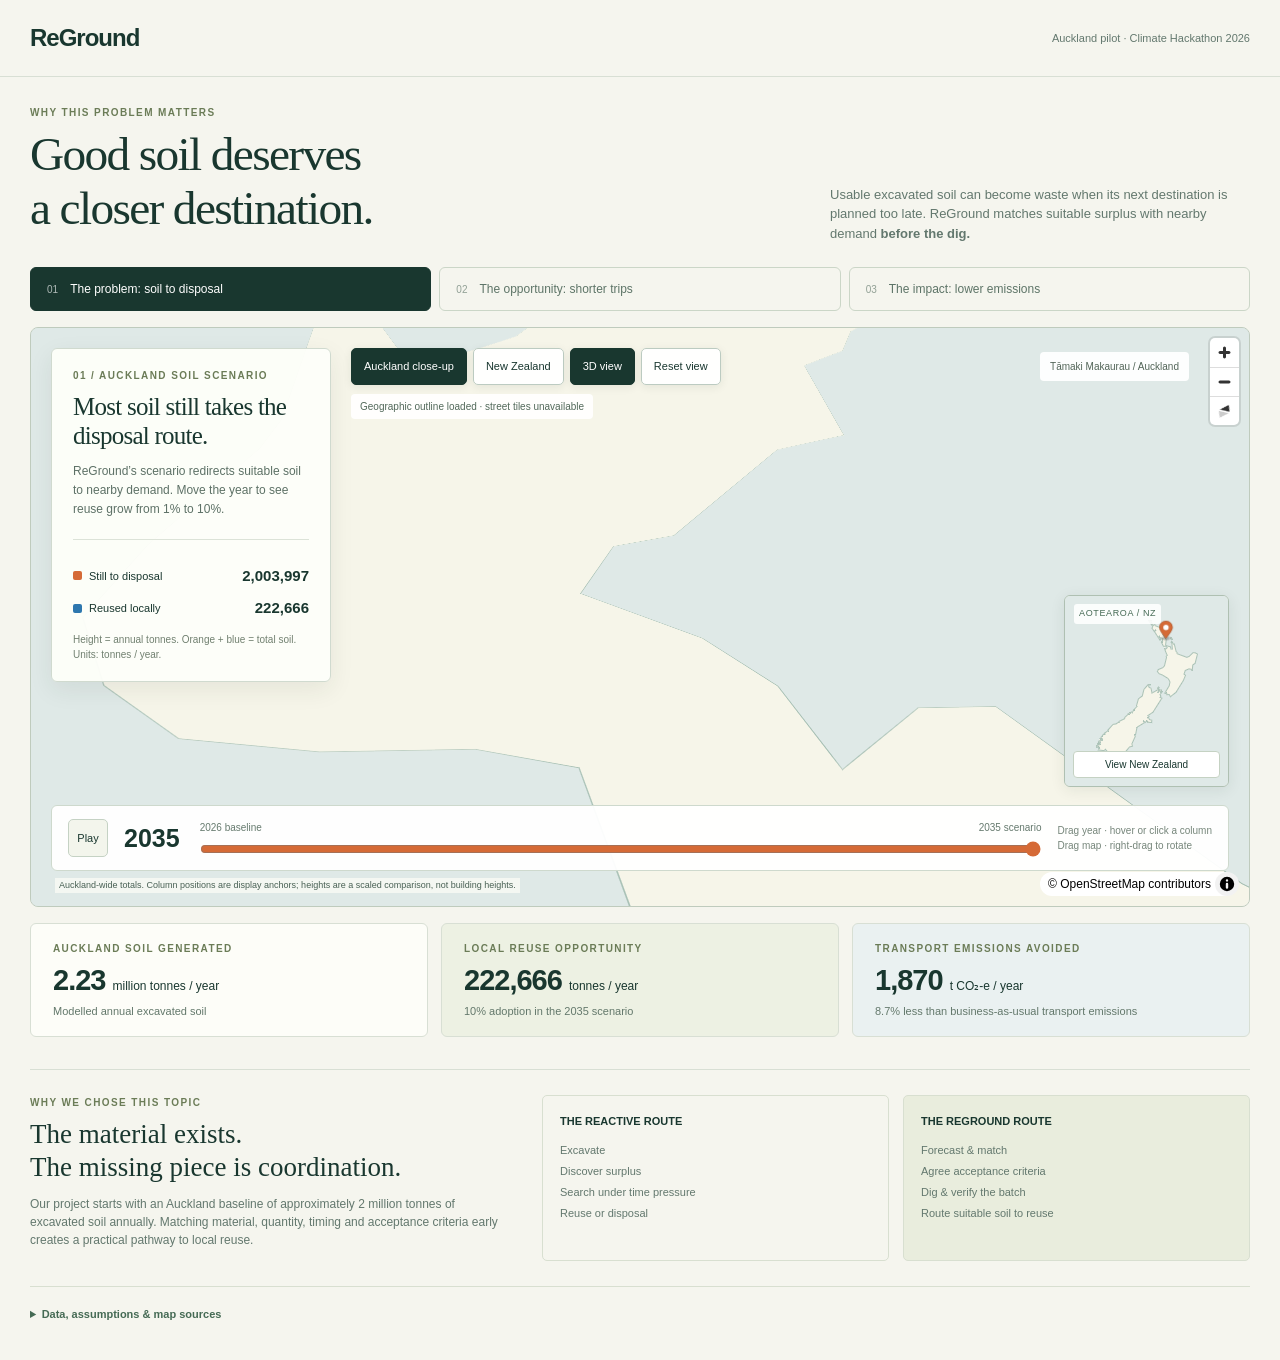
<file: reground-source/index.html>
<!DOCTYPE html><html lang="en"><head><!--
Embedded MapLibre GL JS 4.7.1 license notice:
Copyright (c) 2023, MapLibre contributors

All rights reserved.

Redistribution and use in source and binary forms, with or without modification,
are permitted provided that the following conditions are met:

    * Redistributions of source code must retain the above copyright notice,
      this list of conditions and the following disclaimer.
    * Redistributions in binary form must reproduce the above copyright notice,
      this list of conditions and the following disclaimer in the documentation
      and/or other materials provided with the distribution.
    * Neither the name of MapLibre GL JS nor the names of its contributors
      may be used to endorse or promote products derived from this software
      without specific prior written permission.

THIS SOFTWARE IS PROVIDED BY THE COPYRIGHT HOLDERS AND CONTRIBUTORS
"AS IS" AND ANY EXPRESS OR IMPLIED WARRANTIES, INCLUDING, BUT NOT
LIMITED TO, THE IMPLIED WARRANTIES OF MERCHANTABILITY AND FITNESS FOR
A PARTICULAR PURPOSE ARE DISCLAIMED. IN NO EVENT SHALL THE COPYRIGHT OWNER OR
CONTRIBUTORS BE LIABLE FOR ANY DIRECT, INDIRECT, INCIDENTAL, SPECIAL,
EXEMPLARY, OR CONSEQUENTIAL DAMAGES (INCLUDING, BUT NOT LIMITED TO,
PROCUREMENT OF SUBSTITUTE GOODS OR SERVICES; LOSS OF USE, DATA, OR
PROFITS; OR BUSINESS INTERRUPTION) HOWEVER CAUSED AND ON ANY THEORY OF
LIABILITY, WHETHER IN CONTRACT, STRICT LIABILITY, OR TORT (INCLUDING
NEGLIGENCE OR OTHERWISE) ARISING IN ANY WAY OUT OF THE USE OF THIS
SOFTWARE, EVEN IF ADVISED OF THE POSSIBILITY OF SUCH DAMAGE.


-------------------------------------------------------------------------------

Contains code from mapbox-gl-js v1.13 and earlier

Version v1.13 of mapbox-gl-js and earlier are licensed under a BSD-3-Clause license

Copyright (c) 2020, Mapbox
Redistribution and use in source and binary forms, with or without modification,
are permitted provided that the following conditions are met:

* Redistributions of source code must retain the above copyright notice,
  this list of conditions and the following disclaimer.
* Redistributions in binary form must reproduce the above copyright notice,
  this list of conditions and the following disclaimer in the documentation
  and/or other materials provided with the distribution.
* Neither the name of Mapbox GL JS nor the names of its contributors
  may be used to endorse or promote products derived from this software
  without specific prior written permission.

THIS SOFTWARE IS PROVIDED BY THE COPYRIGHT HOLDERS AND CONTRIBUTORS
"AS IS" AND ANY EXPRESS OR IMPLIED WARRANTIES, INCLUDING, BUT NOT
LIMITED TO, THE IMPLIED WARRANTIES OF MERCHANTABILITY AND FITNESS FOR
A PARTICULAR PURPOSE ARE DISCLAIMED. IN NO EVENT SHALL THE COPYRIGHT OWNER OR
CONTRIBUTORS BE LIABLE FOR ANY DIRECT, INDIRECT, INCIDENTAL, SPECIAL,
EXEMPLARY, OR CONSEQUENTIAL DAMAGES (INCLUDING, BUT NOT LIMITED TO,
PROCUREMENT OF SUBSTITUTE GOODS OR SERVICES; LOSS OF USE, DATA, OR
PROFITS; OR BUSINESS INTERRUPTION) HOWEVER CAUSED AND ON ANY THEORY OF
LIABILITY, WHETHER IN CONTRACT, STRICT LIABILITY, OR TORT (INCLUDING
NEGLIGENCE OR OTHERWISE) ARISING IN ANY WAY OUT OF THE USE OF THIS SOFTWARE,
EVEN IF ADVISED OF THE POSSIBILITY OF SUCH DAMAGE.


-------------------------------------------------------------------------------

Contains code from glfx.js

Copyright (C) 2011 by Evan Wallace

Permission is hereby granted, free of charge, to any person obtaining a copy
of this software and associated documentation files (the "Software"), to deal
in the Software without restriction, including without limitation the rights
to use, copy, modify, merge, publish, distribute, sublicense, and/or sell
copies of the Software, and to permit persons to whom the Software is
furnished to do so, subject to the following conditions:

The above copyright notice and this permission notice shall be included in
all copies or substantial portions of the Software.

THE SOFTWARE IS PROVIDED "AS IS", WITHOUT WARRANTY OF ANY KIND, EXPRESS OR
IMPLIED, INCLUDING BUT NOT LIMITED TO THE WARRANTIES OF MERCHANTABILITY,
FITNESS FOR A PARTICULAR PURPOSE AND NONINFRINGEMENT. IN NO EVENT SHALL THE
AUTHORS OR COPYRIGHT HOLDERS BE LIABLE FOR ANY CLAIM, DAMAGES OR OTHER
LIABILITY, WHETHER IN AN ACTION OF CONTRACT, TORT OR OTHERWISE, ARISING FROM,
OUT OF OR IN CONNECTION WITH THE SOFTWARE OR THE USE OR OTHER DEALINGS IN
THE SOFTWARE.

--------------------------------------------------------------------------------

Contains a portion of d3-color https://github.com/d3/d3-color

Copyright 2010-2016 Mike Bostock
All rights reserved.

Redistribution and use in source and binary forms, with or without modification,
are permitted provided that the following conditions are met:

* Redistributions of source code must retain the above copyright notice, this
  list of conditions and the following disclaimer.

* Redistributions in binary form must reproduce the above copyright notice,
  this list of conditions and the following disclaimer in the documentation
  and/or other materials provided with the distribution.

* Neither the name of the author nor the names of contributors may be used to
  endorse or promote products derived from this software without specific prior
  written permission.

THIS SOFTWARE IS PROVIDED BY THE COPYRIGHT HOLDERS AND CONTRIBUTORS "AS IS" AND
ANY EXPRESS OR IMPLIED WARRANTIES, INCLUDING, BUT NOT LIMITED TO, THE IMPLIED
WARRANTIES OF MERCHANTABILITY AND FITNESS FOR A PARTICULAR PURPOSE ARE
DISCLAIMED. IN NO EVENT SHALL THE COPYRIGHT OWNER OR CONTRIBUTORS BE LIABLE FOR
ANY DIRECT, INDIRECT, INCIDENTAL, SPECIAL, EXEMPLARY, OR CONSEQUENTIAL DAMAGES
(INCLUDING, BUT NOT LIMITED TO, PROCUREMENT OF SUBSTITUTE GOODS OR SERVICES;
LOSS OF USE, DATA, OR PROFITS; OR BUSINESS INTERRUPTION) HOWEVER CAUSED AND ON
ANY THEORY OF LIABILITY, WHETHER IN CONTRACT, STRICT LIABILITY, OR TORT
(INCLUDING NEGLIGENCE OR OTHERWISE) ARISING IN ANY WAY OUT OF THE USE OF THIS
SOFTWARE, EVEN IF ADVISED OF THE POSSIBILITY OF SUCH DAMAGE.

--><meta charset="utf-8"><meta name="viewport" content="width=device-width,initial-scale=1"><title>ReGround | The case for local soil reuse</title><meta name="theme-color" content="#18372e"><link rel="stylesheet" href="assets/maplibre-gl.css"><link rel="stylesheet" href="styles.css"></head><body><header><div class="brand">ReGround</div><div class="header-note">Auckland pilot · Climate Hackathon 2026</div></header><main><section class="intro"><div><div class="eyebrow">Why this problem matters</div><h1>Good soil deserves<br>a closer destination.</h1></div><p>Usable excavated soil can become waste when its next destination is planned too late. ReGround matches suitable surplus with nearby demand <strong>before the dig.</strong></p></section>
<div class="steps" role="group" aria-label="Explore the case for local soil reuse"><button data-mode="soil" aria-pressed="true"><span class="stepnum">01</span> The problem: soil to disposal</button><button data-mode="distance" aria-pressed="false"><span class="stepnum">02</span> The opportunity: shorter trips</button><button data-mode="emissions" aria-pressed="false"><span class="stepnum">03</span> The impact: lower emissions</button></div>
<section class="stage" id="stage" aria-label="Interactive 3D map of the Auckland soil reuse scenario"><div id="map" aria-label="Auckland geographic map with scenario comparison columns"></div><div class="story-card"><div class="eyebrow" id="modeTag">01 / Auckland soil scenario</div><h2 id="storyTitle"></h2><p id="storyText"></p><div class="pair"><div class="pair-row"><span class="label"><i class="swatch"></i><span id="firstLabel"></span></span><strong id="firstValue"></strong></div><div class="pair-row"><span class="label"><i class="swatch blue"></i><span id="secondLabel"></span></span><strong id="secondValue"></strong></div></div><div class="legendnote" id="legendnote"></div></div><div class="map-tools"><button id="auckland" aria-pressed="true">Auckland close-up</button><button id="national" aria-pressed="false">New Zealand</button><button id="tilt" aria-pressed="true">3D view</button><button id="reset">Reset view</button></div><div class="location">Tāmaki Makaurau / Auckland</div><div class="status" id="status" role="status">Loading geographic map…</div><div class="inset"><div id="locator" aria-label="New Zealand locator map"></div><span class="inset-label">AOTEAROA / NZ</span><button id="locatorButton">View New Zealand</button></div><div class="timeline"><button id="play" aria-pressed="false" aria-label="Play annual scenario">Play</button><div class="rangearea"><output class="yearbig" id="year" for="slider">2035</output><div class="rangewrap"><label for="slider"><span>2026 baseline</span><span>2035 scenario</span></label><input id="slider" type="range" min="2026" max="2035" value="2035" step="1" aria-label="Scenario year"></div></div><span class="timeline-hint">Drag year · hover or click a column<br>Drag map · right-drag to rotate</span></div><div class="map-note">Auckland-wide totals. Column positions are display anchors; heights are a scaled comparison, not building heights.</div><div class="fallback"><h2>3D mapping needs WebGL</h2><p>This browser could not start the geographic map. Scenario figures below remain available. Open this HTML in a recent browser with graphics acceleration enabled.</p></div></section>
<section class="metrics" aria-label="Selected year scenario results"><div class="metric"><div class="eyebrow">Auckland soil generated</div><div class="value" id="total"></div><p>Modelled annual excavated soil</p></div><div class="metric"><div class="eyebrow">Local reuse opportunity</div><div class="value" id="reuse"></div><p id="share"></p></div><div class="metric"><div class="eyebrow">Transport emissions avoided</div><div class="value" id="saved"></div><p id="reduction"></p></div></section>
<section class="why"><div><div class="eyebrow">Why we chose this topic</div><h2>The material exists.<br>The missing piece is coordination.</h2><p>Our project starts with an Auckland baseline of approximately 2 million tonnes of excavated soil annually. Matching material, quantity, timing and acceptance criteria early creates a practical pathway to local reuse.</p></div><div class="beforeafter"><div class="route"><strong>THE REACTIVE ROUTE</strong><p>Excavate<br>Discover surplus<br>Search under time pressure<br>Reuse or disposal</p></div><div class="route better"><strong>THE REGROUND ROUTE</strong><p>Forecast & match<br>Agree acceptance criteria<br>Dig & verify the batch<br>Route suitable soil to reuse</p></div></div></section>
<details class="sources"><summary>Data, assumptions & map sources</summary><p><strong>Scope:</strong> Auckland only. The repository provides an annual scenario, not site-level or nationwide measurements. Comparison columns are anchored together near Auckland for readability; their footprints do not represent project sites. No district-level soil values are inferred.</p><p><strong>Calculation:</strong> annual soil = 2,000,000 × 1.012^(year − 2026). Reuse share rises linearly from 1% in 2026 to 10% in 2035. Disposal route: 92 km; reuse route: 12 km; emissions factor: 0.105 kg CO₂-e / tonne-km. Avoided transport emissions = reused tonnes × (92 − 12) × 0.105 / 1,000. This covers transport only. The 15% global benchmark in the source is not the assumed ReGround target.</p><p><strong>Sources:</strong> <a href="https://github.com/Wellyboys/climate-hacktion-2026/blob/main/README.md" target="_blank" rel="noopener">Project rationale</a> · <a href="https://github.com/Wellyboys/climate-hacktion-2026/blob/main/Hackaton%20Project.Rmd" target="_blank" rel="noopener">Original scenario model</a> · <a href="https://www.naturalearthdata.com/" target="_blank" rel="noopener">Natural Earth geographic boundaries</a>. Map engine: MapLibre GL JS 4.7.1 (BSD-3-Clause). Street tiles: © OpenStreetMap contributors. The geographic outline and map engine are embedded; street detail requires internet. Actual reuse requires project-specific verification and receiver acceptance.</p></details></main>
<script src="assets/maplibre-gl.js"></script><script src="data/nz-boundary.js"></script>
<script src="app.js"></script></body></html>
</file>
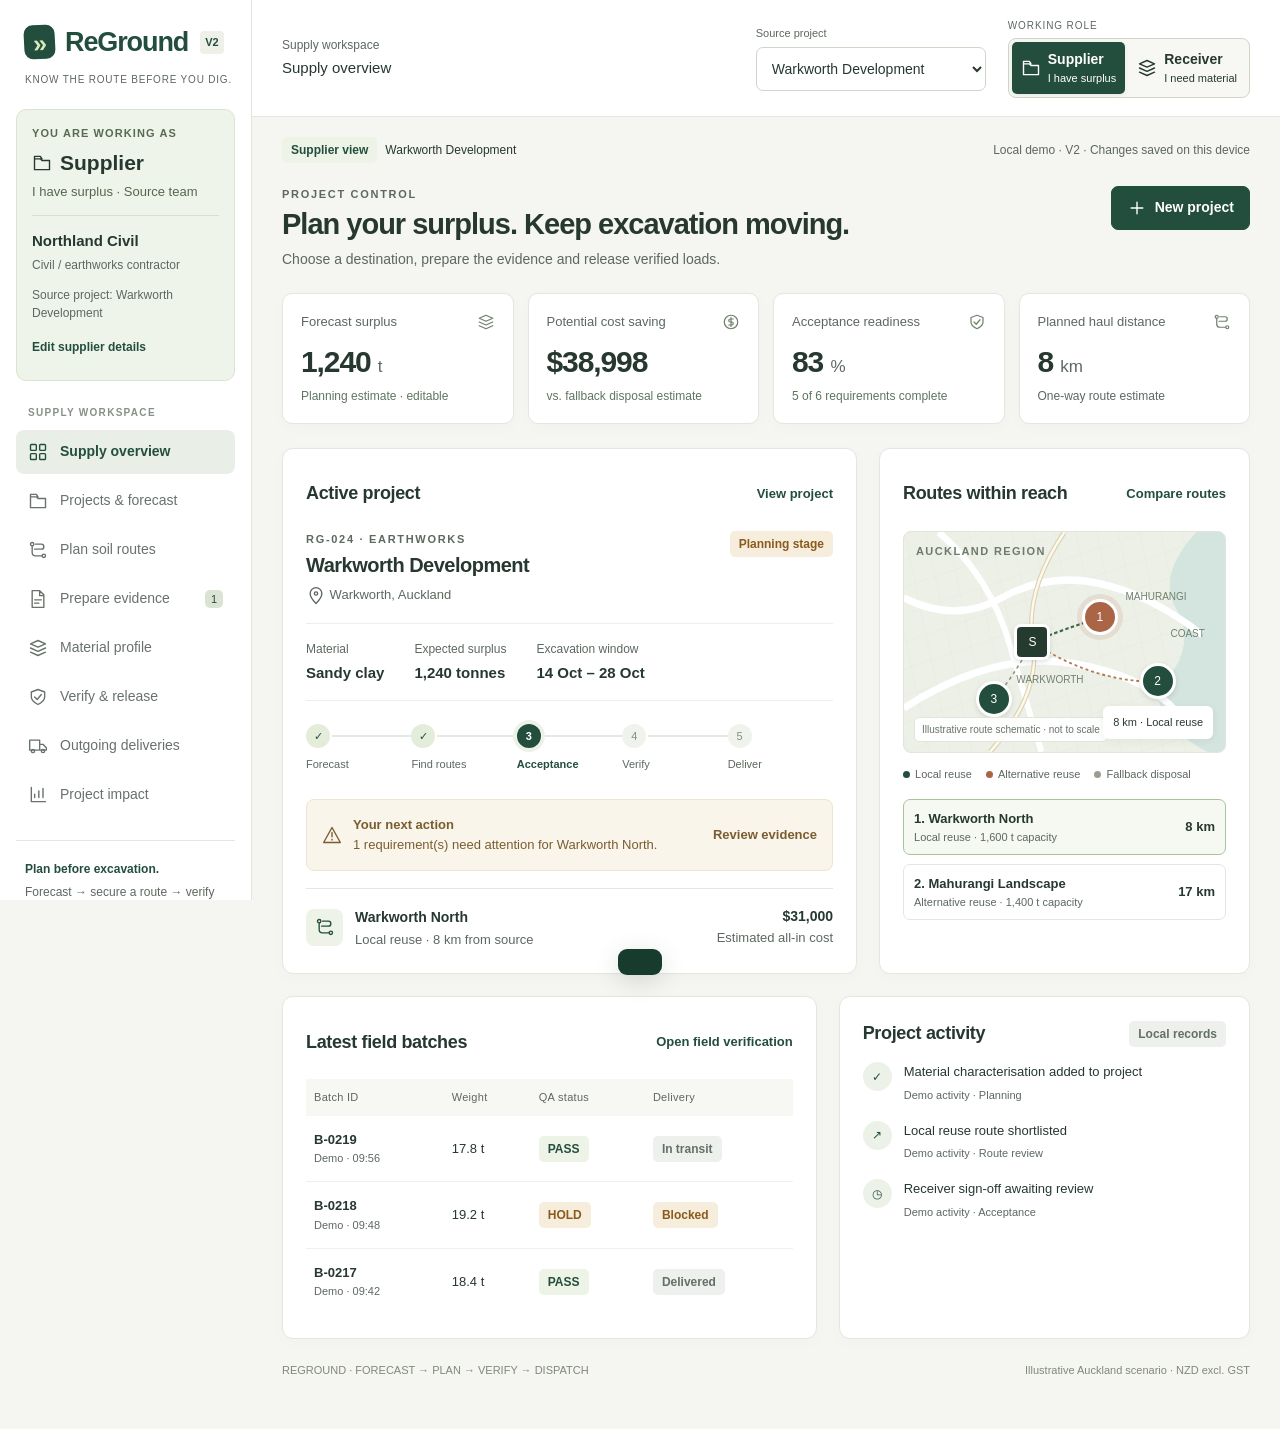
<file: ReGround-V2-local-app/reground/index.html>
<!doctype html>
<html lang="en"><head><meta charset="utf-8"><meta name="viewport" content="width=device-width,initial-scale=1"><meta name="theme-color" content="#214e3c"><title>ReGround V2 — Supplier & Receiver workspaces</title><meta name="description" content="A planning-stage soil routing and verification workspace for infrastructure teams."><link rel="icon" href="data:image/svg+xml,%3Csvg xmlns='http://www.w3.org/2000/svg' viewBox='0 0 32 32'%3E%3Crect width='32' height='32' rx='8' fill='%23214e3c'/%3E%3Cpath d='M7 10h12l6 6-6 6H7l6-6z' fill='%23d4e5ac'/%3E%3C/svg%3E"><link rel="stylesheet" href="styles.css"></head><body><a class="skip" href="#main">Skip to workspace</a><div id="app"></div><dialog id="dialog"></dialog><div id="toast" role="status" aria-live="polite"></div><script src="app.js"></script></body></html>
</file>
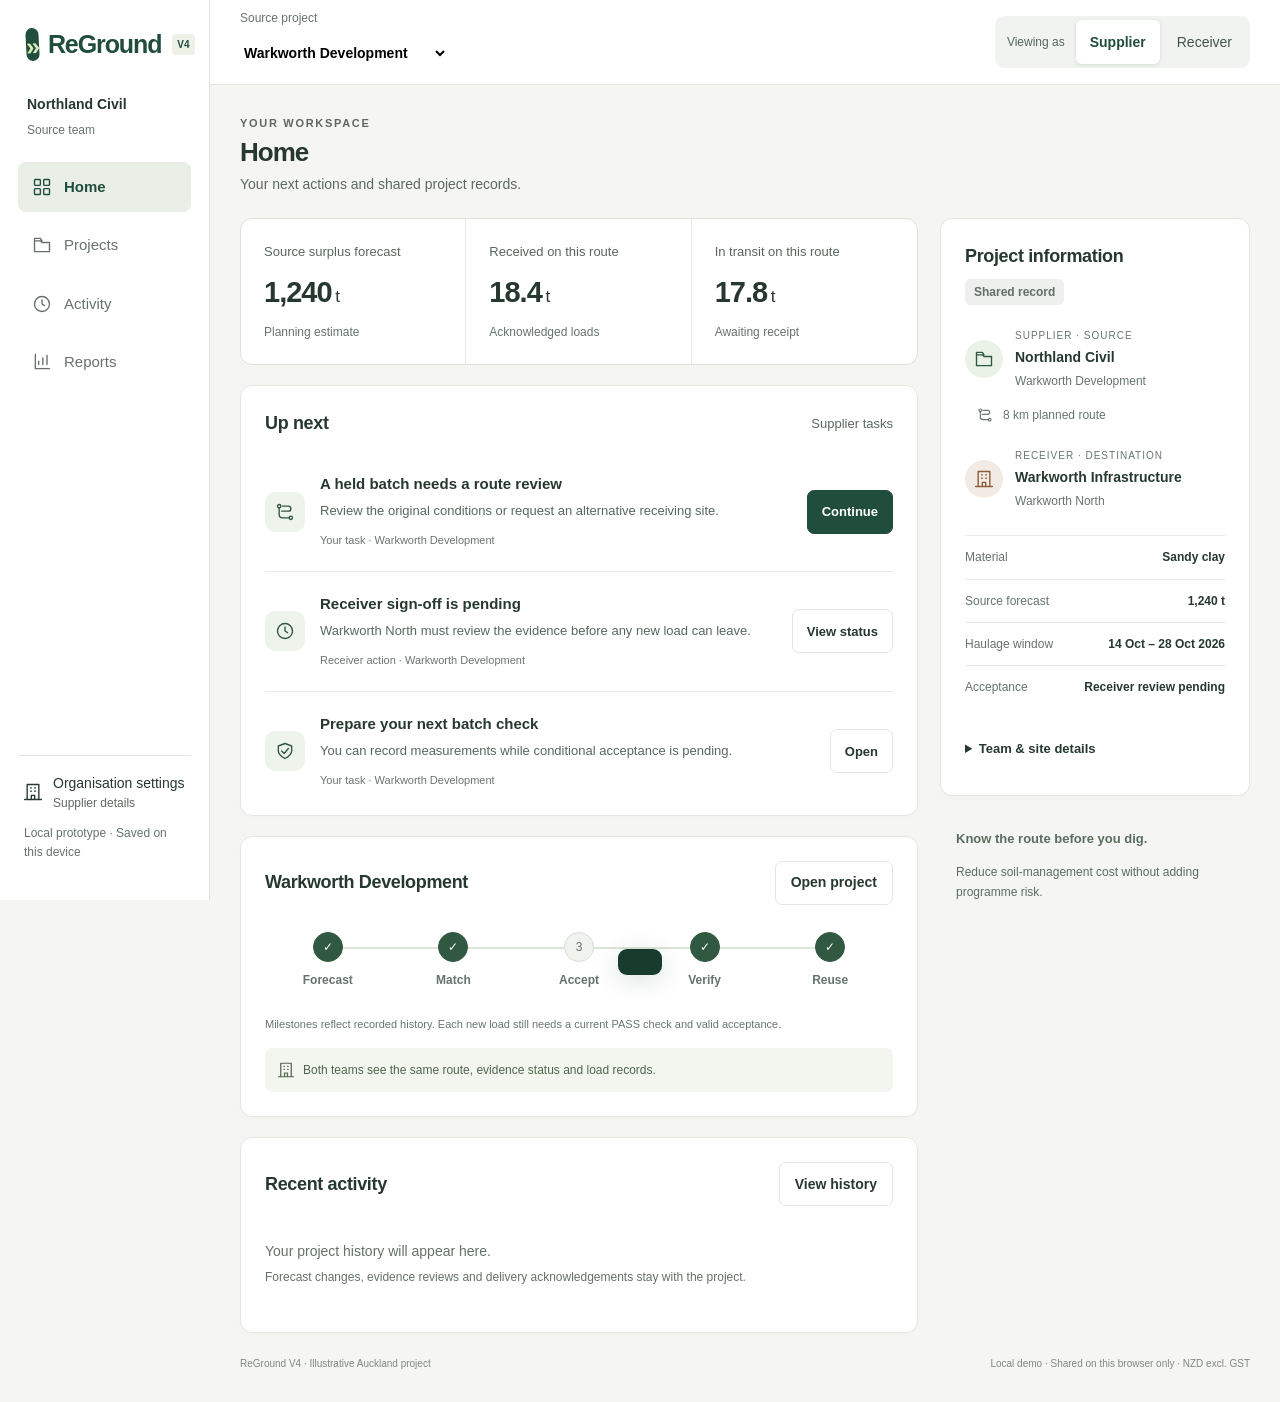
<file: ReGround-V4-local-app/ReGround-V4/index.html>
<!doctype html>
<html lang="en"><head><meta charset="utf-8"><meta name="viewport" content="width=device-width,initial-scale=1"><meta name="theme-color" content="#214e3c"><title>ReGround V4 — Machine alternative requests</title><meta name="description" content="A planning-stage soil routing and verification workspace for infrastructure teams."><link rel="icon" href="data:image/svg+xml,%3Csvg xmlns='http://www.w3.org/2000/svg' viewBox='0 0 32 32'%3E%3Crect width='32' height='32' rx='8' fill='%23214e3c'/%3E%3Cpath d='M7 10h12l6 6-6 6H7l6-6z' fill='%23d4e5ac'/%3E%3C/svg%3E"><link rel="stylesheet" href="styles.css"></head><body><a class="skip" href="#main">Skip to workspace</a><div id="app"></div><dialog id="dialog"></dialog><div id="toast" role="status" aria-live="polite"></div><script src="app.js"></script><script src="v3.js"></script><script src="v4.js"></script></body></html>
</file>
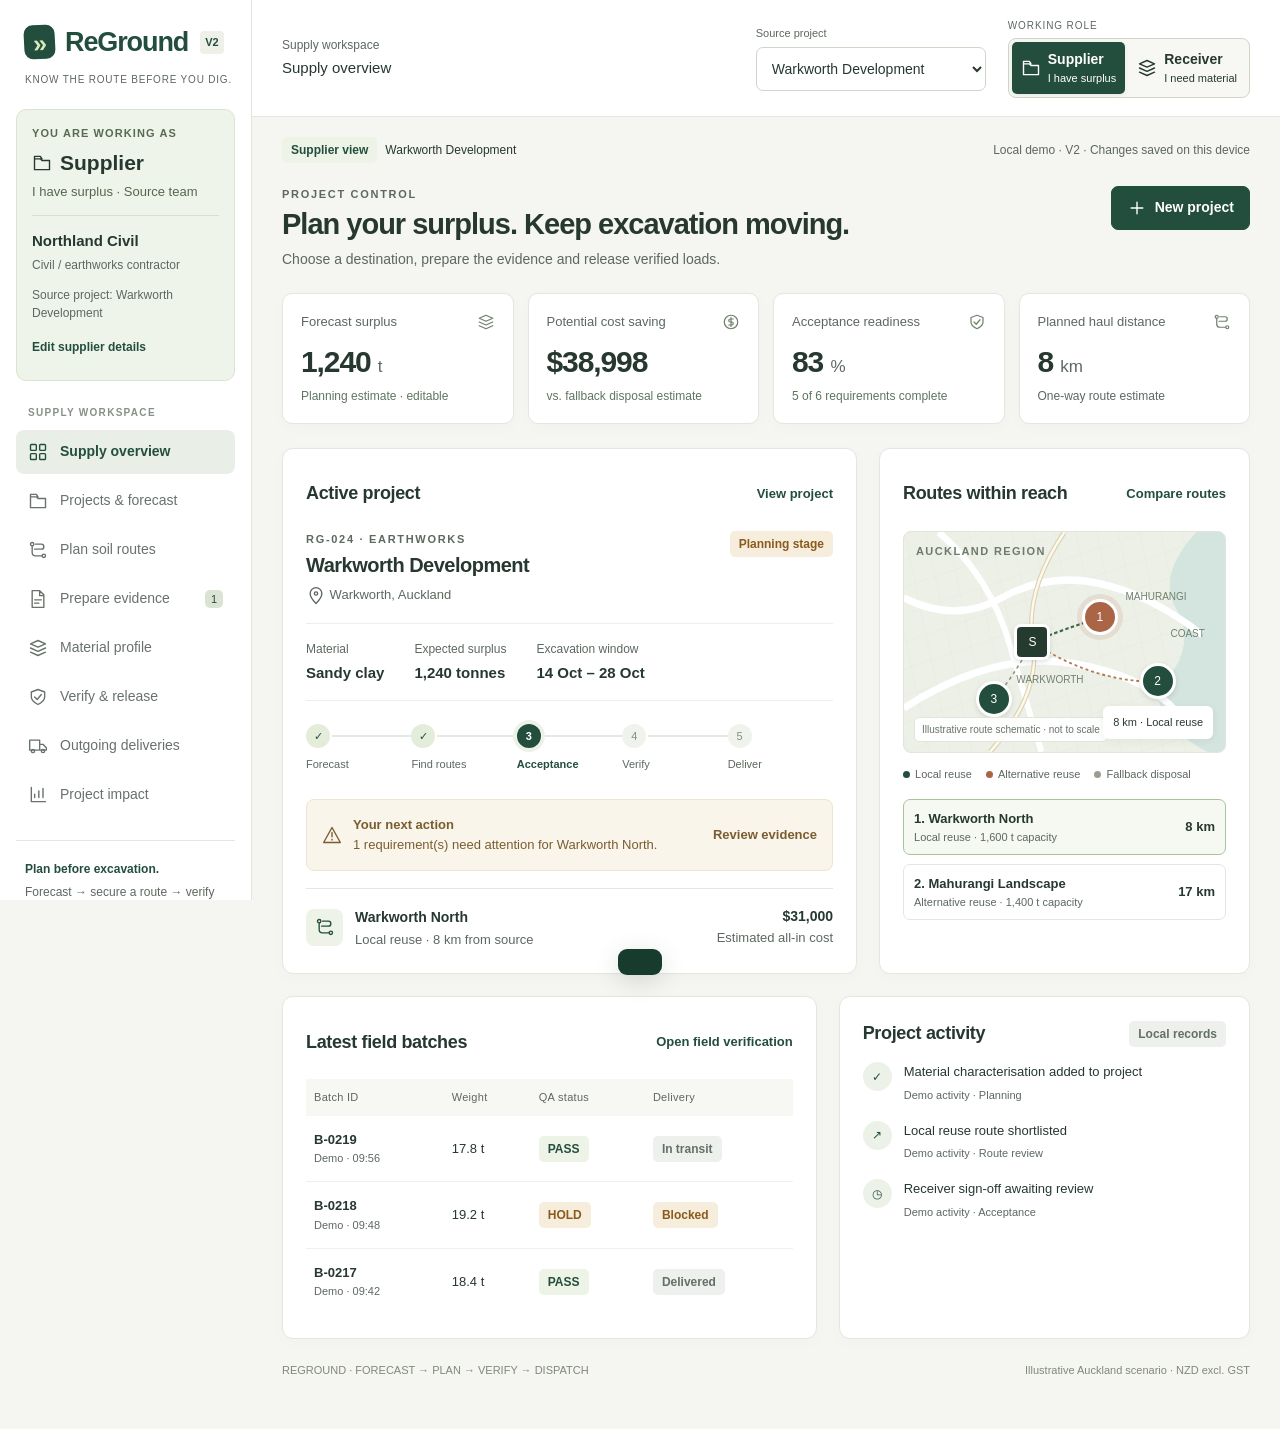
<file: ReGround-V2-local-app/ReGround-V2.html>
<!doctype html>
<html lang="en"><head><meta charset="utf-8"><meta name="viewport" content="width=device-width,initial-scale=1"><meta name="theme-color" content="#214e3c"><title>ReGround V2 — Supplier & Receiver workspaces</title><meta name="description" content="A planning-stage soil routing and verification workspace for infrastructure teams."><link rel="icon" href="data:image/svg+xml,%3Csvg xmlns='http://www.w3.org/2000/svg' viewBox='0 0 32 32'%3E%3Crect width='32' height='32' rx='8' fill='%23214e3c'/%3E%3Cpath d='M7 10h12l6 6-6 6H7l6-6z' fill='%23d4e5ac'/%3E%3C/svg%3E"><style>:root{--green:#234e3e;--dark:#173c2e;--lime:#d9e9b9;--bg:#f5f5f1;--ink:#26382f;--muted:#6b746e;--line:#e3e7e0;--clay:#aa6547;--amber:#936018;--red:#a34037;--shadow:0 4px 18px #233b2d05}*{box-sizing:border-box}body{margin:0;background:var(--bg);color:var(--ink);font:16px/1.5 -apple-system,BlinkMacSystemFont,"Segoe UI",Arial,sans-serif}button,input,select,textarea{font:inherit}button,a,input,select,textarea{-webkit-tap-highlight-color:transparent}button{cursor:pointer}button:disabled{cursor:not-allowed;opacity:.48}button:focus-visible,a:focus-visible,input:focus-visible,select:focus-visible,textarea:focus-visible{outline:3px solid #bc864d;outline-offset:3px}a{color:var(--green)}button{border:0;background:none;color:inherit}button svg{flex-shrink:0}svg.icon{width:20px;height:20px;fill:none;stroke:currentColor;stroke-width:1.65;stroke-linecap:round;stroke-linejoin:round;vertical-align:middle}.skip{position:fixed;left:10px;top:-60px;z-index:20;background:white;padding:10px}.skip:focus{top:10px}.sidebar{position:fixed;width:228px;inset:0 auto 0 0;background:#fff;border-right:1px solid var(--line);padding:30px 18px 20px;display:flex;flex-direction:column;z-index:5}.brand{display:flex;align-items:center;gap:10px;font-size:27px;font-weight:720;letter-spacing:-1.1px;padding:0 12px;color:var(--green)}.brandmark{width:31px;height:34px;display:grid;place-items:center;background:var(--green);border-radius:9px;color:var(--lime);font-size:25px;letter-spacing:-8px;padding-right:7px;transform:rotate(-3deg)}.brand-sub{font-size:12px;margin:5px 0 31px 53px;color:var(--muted)}.org{margin:0 1px 26px;border:1px solid var(--line);border-radius:9px;padding:12px;display:flex;align-items:center;gap:9px;font-size:14px}.org b{font-weight:600}.org small{display:block;color:var(--muted);font-size:12px}.org-icon,.avatar{background:#ecefe8;border-radius:8px;padding:8px}.nav-label{font-size:11px;font-weight:650;letter-spacing:1.6px;color:#879087;margin:0 14px 10px}.nav{display:flex;flex-direction:column;gap:5px}.nav button{display:flex;align-items:center;gap:12px;text-align:left;padding:12px 14px;border-radius:8px;font-size:14px;color:#68716b}.nav button.active{background:#e9efe7;color:var(--green);font-weight:650}.nav button:hover{background:#f0f3ed}.nav .count{margin-left:auto;font-size:11px;background:#dbe4d4;border-radius:5px;padding:1px 6px;color:var(--green)}.sidebar-bottom{margin-top:auto}.sidebar-note{background:#f5f6f0;border:1px solid #e6e9dc;border-radius:10px;padding:15px;font-size:13px;line-height:1.6;margin:25px 2px 16px}.sidebar-note strong{display:block;margin:5px 0;color:var(--green)}.sidebar-note span{color:var(--muted)}.user-btn{border-top:1px solid var(--line);padding:17px 5px 0;width:100%;display:flex;gap:10px;align-items:center;text-align:left;font-size:14px}.user-btn small{display:block;font-size:12px;color:var(--muted)}.avatar{background:#e5e9dd;font-size:12px;font-weight:700;width:34px;height:34px;text-align:center}.shell{margin-left:228px}.topbar{height:77px;background:#fff;border-bottom:1px solid var(--line);display:flex;align-items:center;justify-content:space-between;padding:0 38px;gap:15px;font-size:14px}.crumb{display:flex;gap:13px;align-items:center;color:var(--muted)}.crumb strong{color:var(--ink);font-weight:500}.top-actions{display:flex;align-items:center;gap:17px}.pill{display:inline-flex;align-items:center;gap:6px;padding:4px 9px;border-radius:5px;font-size:12px;white-space:nowrap;font-weight:550;background:#edf3e6;color:var(--green)}.pill.amber{background:#f6eddc;color:#895b1d}.pill.red{background:#f8e9e6;color:var(--red)}.pill.grey{background:#eef0ed;color:#637066}.dot{height:6px;width:6px;border-radius:50%;background:currentColor;display:inline-block}.role-switch{border:1px solid var(--line);border-radius:7px;padding:6px 9px;font-size:13px;background:#fff}.main{padding:31px 38px 50px;max-width:1600px;margin:auto}.eyebrow{font-size:11px;letter-spacing:1.7px;font-weight:650;color:var(--muted);text-transform:uppercase}.heading{display:flex;justify-content:space-between;align-items:center;gap:20px;margin-bottom:23px}.heading h1{font-size:30px;font-weight:630;letter-spacing:-1px;line-height:1.3;margin:4px 0 5px}.heading p{font-size:14px;color:var(--muted);margin:0}.btn{display:inline-flex;gap:8px;align-items:center;justify-content:center;border:1px solid var(--line);background:white;border-radius:7px;padding:10px 15px;font-size:14px;font-weight:550;white-space:nowrap}.btn.primary{background:var(--green);border-color:var(--green);color:white}.btn:hover{filter:brightness(.96)}.btn.small{padding:7px 11px;font-size:13px}.btn.clay{background:#f8eee6;border-color:#e9d6c6;color:#9c5d3b}.button-row{display:flex;gap:9px;align-items:center;flex-wrap:wrap}.hero{position:relative;overflow:hidden;background:var(--green);color:white;border-radius:12px;padding:27px 30px;display:flex;align-items:center;justify-content:space-between;gap:25px;margin-bottom:23px}.hero h2{font-size:26px;font-weight:550;letter-spacing:-.6px;margin:0 0 5px}.hero p{margin:0;color:#d8e2d7;font-size:14px}.hero .mini{border-left:1px solid #62826c;padding:0 0 0 28px;min-width:190px}.hero .mini strong{display:block;font-size:21px;font-weight:500;margin:2px 0}.hero .mini small{color:#d0dec9}.hero .eyebrow{color:#cfe0bf}.metrics{display:grid;grid-template-columns:repeat(4,1fr);gap:15px;margin-bottom:24px}.metric{background:white;border:1px solid var(--line);border-radius:10px;padding:18px 21px;box-shadow:var(--shadow)}.metric-label{display:flex;align-items:center;justify-content:space-between;font-size:13px;color:var(--muted);gap:8px}.metric-label svg{color:#71816b;width:18px}.metric-value{font-size:31px;letter-spacing:-1.1px;font-weight:580;line-height:1.3;margin:10px 0 6px}.metric-value small{font-size:17px;letter-spacing:0;font-weight:400;color:var(--muted)}.metric-foot{font-size:12px;color:#5e7560}.metric-foot.neutral{color:var(--muted)}.section-title{display:flex;align-items:center;justify-content:space-between;gap:15px;margin-bottom:15px}.section-title h2{font-size:18px;letter-spacing:-.35px;font-weight:600;margin:0}.text-btn{font-size:13px;color:var(--green);font-weight:600;padding:5px 0}.panel{background:#fff;border:1px solid var(--line);border-radius:11px;padding:23px;box-shadow:var(--shadow)}.grid-main{display:grid;grid-template-columns:minmax(0,1.55fr) minmax(300px,1fr);gap:22px;margin-bottom:22px}.project-head{display:flex;justify-content:space-between;gap:15px;align-items:start;margin-bottom:17px}.project-head h3{font-size:20px;font-weight:600;letter-spacing:-.5px;margin:3px 0 4px}.sub{font-size:13px;color:var(--muted)}.project-stats{display:flex;gap:30px;padding:16px 0;border-top:1px solid #edf0e9;border-bottom:1px solid #edf0e9;margin:16px 0}.project-stats span{font-size:12px;color:var(--muted);display:block}.project-stats strong{display:block;font-size:15px;font-weight:550;margin-top:4px}.stepper{display:flex;margin:23px 0 26px}.step{flex:1;position:relative;font-size:11px;color:var(--muted)}.step:before{content:"";position:absolute;left:26px;right:0;top:11px;height:2px;background:#e5e9e0}.step:last-child:before{display:none}.step .circle{border-radius:50%;width:24px;height:24px;background:#f0f2ec;display:grid;place-items:center;margin-bottom:8px;color:#849080;position:relative}.step.done .circle{background:#e3edda;color:var(--green)}.step.current .circle{background:var(--green);color:#fff;box-shadow:0 0 0 4px #edf2e8}.step.current{color:var(--green);font-weight:600}.callout{background:#faf5eb;border:1px solid #eee4cf;border-radius:8px;padding:13px 15px;display:flex;gap:11px;align-items:center;font-size:13px;line-height:1.5;color:#795d2f}.callout strong{font-weight:600}.callout .text-btn{margin-left:auto;white-space:nowrap;color:#795d2f}.route-mini{display:flex;align-items:center;gap:12px;border-top:1px solid var(--line);padding:16px 0 0;margin-top:17px}.route-mini .route-line{width:37px;height:37px;border-radius:8px;background:#edf3e6;display:grid;place-items:center;color:var(--green)}.route-mini strong{font-size:14px;font-weight:600}.route-mini .right{margin-left:auto;text-align:right;font-size:13px}.map{height:222px;position:relative;overflow:hidden;background:#edf0e7;border-radius:8px;border:1px solid #e1e5da}.map svg.cartography{width:100%;height:100%;position:absolute;inset:0}.map .map-label{position:absolute;bottom:10px;left:10px;background:#ffffffe8;border:1px solid #e1e5da;border-radius:5px;font-size:10px;padding:4px 7px;color:#68746a}.map .map-title{position:absolute;top:11px;left:12px;font-size:11px;letter-spacing:1.4px;font-weight:650;color:#6e7a6e}.map-pin{position:absolute;background:var(--green);color:white;border:3px solid white;border-radius:50%;height:31px;width:31px;box-shadow:0 2px 5px #203e3325;font-size:12px;display:grid;place-items:center;transform:translate(-50%,-50%)}.map-pin.active{background:var(--clay);box-shadow:0 0 0 5px #aa654721}.map-pin.origin{border-radius:7px;background:#263b30}.map-place{position:absolute;font-size:10px;color:#71816e}.map-float{position:absolute;right:12px;bottom:13px;background:#fff;padding:8px 10px;box-shadow:0 2px 8px #243c3310;border-radius:6px;font-size:11px}.legend{display:flex;gap:14px;margin-top:13px;font-size:11px;color:var(--muted);flex-wrap:wrap}.legend i{display:inline-block;width:7px;height:7px;border-radius:50%;background:var(--green);margin-right:5px}.legend i.clay{background:var(--clay)}.legend i.grey{background:#989f92}.route-list{display:grid;gap:9px;margin-top:17px}.nearby-row{display:flex;justify-content:space-between;align-items:center;padding:9px 10px;border:1px solid var(--line);border-radius:7px;font-size:13px;text-align:left;width:100%}.nearby-row.selected{border-color:#aac399;background:#f6f9f1}.nearby-row small{color:var(--muted);display:block;font-size:11px}.nearby-row b{font-weight:550}.lower-grid{display:grid;grid-template-columns:1.3fr 1fr;gap:22px}.table-wrap{overflow-x:auto}table{width:100%;border-collapse:collapse;font-size:13px;text-align:left}th{font-size:11px;font-weight:500;letter-spacing:.3px;color:var(--muted);padding:10px 8px;background:#f7f8f4;white-space:nowrap}td{padding:14px 8px;border-bottom:1px solid #eef0eb}tr:last-child td{border-bottom:0}.batch-id{font-weight:600}.activity{display:flex;gap:12px;margin:15px 0}.activity-icon{background:#edf2e8;color:var(--green);border-radius:50%;min-width:29px;height:29px;display:grid;place-items:center;font-size:12px}.activity p{font-size:13px;margin:0}.activity small{font-size:11px;color:var(--muted)}.footer-note{font-size:11px;color:#7f887d;margin-top:22px;display:flex;justify-content:space-between;gap:20px}.route-grid{display:grid;grid-template-columns:repeat(3,1fr);gap:19px;margin:22px 0}.route-card{background:#fff;border:1px solid var(--line);border-radius:11px;padding:23px;position:relative}.route-card.selected{border:2px solid var(--green);padding:22px}.route-card .tag{font-size:11px;text-transform:uppercase;letter-spacing:1.3px;color:var(--muted)}.route-card h3{font-size:21px;letter-spacing:-.6px;margin:14px 0 3px}.route-card h4{font-size:30px;font-weight:550;margin:22px 0 5px;letter-spacing:-1px}.route-card h4 small{font-size:13px;font-weight:400;letter-spacing:0;color:var(--muted)}.route-facts{display:grid;gap:13px;margin:22px 0}.fact{display:flex;justify-content:space-between;font-size:13px;gap:12px}.fact span{color:var(--muted)}.route-card .btn{width:100%;margin-top:17px}.thinbar{height:6px;background:#edf0e8;border-radius:4px;overflow:hidden}.thinbar span{display:block;height:100%;background:var(--green);border-radius:4px}.tabbar{display:flex;gap:25px;border-bottom:1px solid var(--line);margin-bottom:23px;overflow-x:auto}.tabbar button{font-size:14px;padding:11px 0;white-space:nowrap;border-bottom:2px solid transparent}.tabbar button.active{border-color:var(--green);font-weight:650;color:var(--green)}.two-col{display:grid;grid-template-columns:minmax(0,1.5fr) minmax(280px,1fr);gap:22px}.form-grid{display:grid;grid-template-columns:1fr 1fr;gap:18px}label.field{display:block;font-size:13px;font-weight:550;margin-bottom:16px}label.field input,label.field select,label.field textarea{width:100%;display:block;border:1px solid #dbe0d5;background:#fff;border-radius:7px;padding:11px 12px;margin-top:7px;color:var(--ink);font-size:14px}label.field small{font-size:11px;color:var(--muted);font-weight:400;display:block;margin-top:5px}label.field textarea{min-height:86px;resize:vertical}.big-number{font-size:52px;font-weight:550;letter-spacing:-2px;margin:15px 0}.big-number small{font-size:18px;font-weight:400;letter-spacing:0}.forecast-bars{display:flex;gap:17px;align-items:end;height:170px;padding-top:20px}.bar-group{flex:1;height:100%;display:flex;flex-direction:column;justify-content:end;align-items:center;font-size:11px;color:var(--muted);gap:7px}.bar-group i{display:block;background:#4e7351;width:70%;border-radius:5px 5px 0 0;min-height:3px}.bar-group:nth-child(2n) i{background:#95ad7c}.bar-group b{font-weight:500;color:var(--green)}.check-row{display:flex;gap:12px;align-items:center;padding:17px 0;border-bottom:1px solid var(--line)}.check-row:last-child{border:0}.check-row input{width:19px;height:19px;accent-color:var(--green);flex-shrink:0}.check-row label{font-size:14px;flex:1;cursor:pointer}.check-row small{display:block;color:var(--muted);font-size:12px;margin-top:3px}.check-row .pill{margin-left:auto}.ring{width:136px;height:136px;border-radius:50%;background:conic-gradient(var(--green) var(--progress),#e8ecdf 0);display:grid;place-items:center;margin:22px auto}.ring-inner{background:#fff;border-radius:50%;width:108px;height:108px;display:flex;flex-direction:column;align-items:center;justify-content:center}.ring-inner strong{font-size:30px;font-weight:550}.ring-inner small{font-size:12px;color:var(--muted)}.center{text-align:center}.stack{display:grid;gap:22px}.material-band{display:flex;height:29px;border-radius:5px;overflow:hidden;margin:20px 0 11px}.material-band span:nth-child(1){background:#a26748}.material-band span:nth-child(2){background:#d1b28b}.material-band span:nth-child(3){background:#808d70}.notice{border-left:3px solid var(--clay);padding:12px 16px;background:#f7f1e9;color:#795c42;font-size:13px;margin:20px 0;line-height:1.65}.metric-grid{display:grid;grid-template-columns:repeat(3,1fr);gap:15px}.verify-result{border-radius:8px;background:#eff4e8;padding:20px;margin-top:18px}.verify-result.HOLD{background:#fbf2df;color:#805a21}.verify-result.FAIL{background:#f9eae5;color:#993d32}.verify-result strong{font-size:25px;display:block}.verify-result p{font-size:13px;margin:5px 0}.delivery-step{display:flex;gap:10px;align-items:center;margin:20px 0;font-size:13px}.delivery-step span{height:6px;flex:1;background:#dce3d4;border-radius:5px}.delivery-step span.done{background:var(--green)}.empty{padding:45px;text-align:center;color:var(--muted)}.filterbar{display:flex;gap:13px;align-items:end;flex-wrap:wrap;padding:20px;background:#fff;border:1px solid var(--line);border-radius:10px;margin-bottom:20px}.filterbar .field{margin:0;flex:1;min-width:125px}.receiver-card{padding:22px;border:1px solid var(--line);background:white;border-radius:11px}.receiver-card h3{font-size:21px;margin:10px 0}.receipt{font-size:13px;margin-top:14px;padding:13px;border-radius:6px;background:#edf3e6}.onboarding-options{display:grid;grid-template-columns:1fr 1fr;gap:15px;margin:24px 0}.role-option{text-align:left;border:1px solid var(--line);border-radius:10px;padding:20px}.role-option.chosen{border:2px solid var(--green);padding:19px;background:#f4f7ee}.role-option h3{font-size:18px;margin:12px 0 5px}.role-option p{font-size:13px;color:var(--muted);margin:0}.modal-top{display:flex;justify-content:space-between;align-items:start;gap:15px}.modal-top h2{margin:0;font-size:25px;letter-spacing:-.6px}dialog{border:1px solid var(--line);border-radius:15px;max-width:650px;width:calc(100% - 32px);padding:30px;color:var(--ink);box-shadow:0 24px 90px #132d3040;max-height:90dvh;overflow:auto}dialog::backdrop{background:#1a322c66;backdrop-filter:blur(3px)}.close{border:1px solid var(--line);border-radius:50%;width:30px;height:30px;flex-shrink:0;font-size:20px;line-height:1}.modal-actions{display:flex;justify-content:flex-end;gap:10px;margin-top:22px}#toast{position:fixed;bottom:25px;left:50%;transform:translateX(-50%) translateY(100px);background:var(--dark);color:#fff;padding:13px 22px;border-radius:9px;box-shadow:0 5px 25px #132d3025;z-index:30;transition:transform .25s;font-size:14px;max-width:90vw}#toast.show{transform:translateX(-50%) translateY(0)}.mobile-menu{display:none}.project-select{max-width:220px;padding:6px;border:1px solid var(--line);border-radius:6px;background:white;font-size:13px}.cost-chart{display:grid;gap:24px;margin:24px 0}.cost-row{font-size:13px}.cost-row .fact{margin-bottom:8px}.cost-track{height:24px;background:#f1f2ed;border-radius:5px}.cost-track div{height:100%;background:#7e9566;border-radius:5px}.cost-row:last-child .cost-track div{background:#bda78c}.export-box{display:flex;align-items:center;gap:18px;justify-content:space-between}.full{grid-column:1/-1}.m0{margin:0}.mt{margin-top:22px}.route-controls{display:flex;justify-content:space-between;align-items:center;gap:12px}.warning-text{color:var(--amber);font-size:13px}.progress-label{display:flex;justify-content:space-between;font-size:12px;color:var(--muted);margin:8px 0}.screen-reader{position:absolute;width:1px;height:1px;padding:0;margin:-1px;overflow:hidden;clip:rect(0,0,0,0);white-space:nowrap;border:0}@media(min-width:1600px){.main{padding-top:40px}.hero{padding:33px}.map{height:242px}.metric{padding:22px}}@media(max-width:1200px){.sidebar{width:204px;padding:26px 13px}.shell{margin-left:204px}.main{padding:27px 25px}.topbar{padding:0 25px}.grid-main{grid-template-columns:1.3fr 1fr}.project-stats{gap:19px}.metric{padding:15px}.metric-label{font-size:12px}.metric-value{font-size:27px}.route-card{padding:17px}.route-card.selected{padding:16px}.hero h2{font-size:24px}.route-grid{gap:12px}.top-actions{gap:9px}}@media(max-width:1000px){.sidebar{width:182px;padding-left:8px;padding-right:8px}.shell{margin-left:182px}.brand{font-size:23px}.brand-sub{font-size:10px;margin-left:51px}.nav button{font-size:13px;gap:9px}.org{font-size:12px}.main{padding:24px 20px}.grid-main,.two-col,.lower-grid{grid-template-columns:1fr}.hero .mini{min-width:170px}.metrics{gap:10px}.metric{padding:14px 12px}.metric-value{font-size:26px}.route-grid{grid-template-columns:1fr}.route-card .route-facts{grid-template-columns:1fr 1fr;gap:15px 30px}.route-card h4{margin:13px 0}.route-card .btn{width:auto}.map{height:280px}.topbar{padding:0 20px}.topbar .crumb span{display:none}.heading h1{font-size:27px}.project-stats{justify-content:space-between}.top-actions>.pill{display:none}}@media(max-width:650px){.sidebar{display:none}.sidebar.open{display:flex;width:230px;box-shadow:10px 0 50px #142d3030}.shell{margin-left:0}.mobile-menu{display:inline-flex;padding:5px}.topbar{height:65px;padding:0 16px}.crumb{gap:8px;font-size:12px}.top-actions{gap:8px}.role-switch{font-size:12px;width:92px}.project-select{max-width:115px;font-size:11px}.main{padding:22px 16px}.heading{align-items:start;gap:10px}.heading h1{font-size:26px}.heading p{font-size:13px}.heading .btn{font-size:12px;padding:9px}.hero{padding:22px;display:block}.hero h2{font-size:23px}.hero .mini{border-left:0;border-top:1px solid #5f7b65;padding:15px 0 0;margin-top:18px}.hero .mini strong{display:inline-block;margin-right:8px}.metrics{grid-template-columns:1fr 1fr;gap:11px}.metric{padding:16px}.metric-label{font-size:12px}.metric-value{font-size:29px}.metric-foot{font-size:11px}.panel{padding:18px}.project-head{gap:8px;flex-wrap:wrap}.project-head h3{font-size:20px}.project-stats{gap:10px;flex-wrap:wrap}.project-stats strong{font-size:13px}.step{font-size:10px}.stepper{gap:3px}.callout{align-items:start;flex-wrap:wrap}.callout .text-btn{margin-left:30px}.section-title h2{font-size:17px}.footer-note{display:block;font-size:10px}.footer-note span{display:block;margin-top:8px}.two-col{grid-template-columns:1fr}.form-grid{gap:10px}.metric-grid{grid-template-columns:1fr}.onboarding-options{grid-template-columns:1fr}.check-row{flex-wrap:wrap}.check-row .pill{font-size:10px}.route-card .route-facts{grid-template-columns:1fr}.button-row .btn{white-space:normal}.export-box{display:block}.export-box .btn{margin-top:15px}.route-controls{align-items:start;flex-direction:column}.heading .button-row{justify-content:flex-end}.topbar .crumb strong{display:none}}@media(prefers-reduced-motion:reduce){*{transition:none!important;scroll-behavior:auto!important}}
/* Keep role setup reachable on short screens and enlarged text. */
.sidebar{overflow-y:auto}.sidebar-bottom{flex-shrink:0}@media(max-height:820px){.sidebar-note{display:none}.sidebar .brand-sub{margin-bottom:20px}.sidebar .org{margin-bottom:17px}.nav button{padding-top:10px;padding-bottom:10px}}@media(min-width:651px) and (max-width:850px){.metrics{grid-template-columns:repeat(2,1fr)}.hero{display:block}.hero .mini{border-left:0;border-top:1px solid #62826c;padding:15px 0 0;margin-top:17px}}
/* ReGround V2 — task-first, role-specific workspace */
:root{--muted:#5d685f}.version-mark{font-size:11px;letter-spacing:0;background:#edf1e7;padding:3px 5px;border-radius:4px;align-self:center;margin-left:2px}.sidebar{width:252px;padding:22px 16px;overflow-y:auto;gap:0}.shell{margin-left:252px}.brand{font-size:27px;padding:0 8px}.brand-sub{font-size:10px;margin:9px 0 22px 9px;letter-spacing:.8px}.workspace-identity{background:#eff4ea;border:1px solid #d9e5d1;border-radius:10px;padding:15px;margin-bottom:24px}.receiver-identity{background:#f8efe6;border-color:#e9d7c5}.identity-label{font-size:10px;font-weight:700;letter-spacing:1.1px;color:#586b52}.identity-role{display:flex;align-items:center;gap:8px;font-weight:650;font-size:21px;margin-top:6px}.receiver-identity .identity-role{color:#8e5338}.identity-purpose{font-size:12px;margin-top:3px;color:#56654f}.identity-divider{height:1px;background:#d6e0ce;margin:14px 0}.workspace-identity strong{font-size:15px;line-height:1.4;display:block;overflow-wrap:anywhere}.workspace-identity span,.workspace-identity small{display:block;color:var(--muted);font-size:12px;margin-top:5px;line-height:1.55}.workspace-identity small{margin-top:11px}.workspace-identity .text-btn{font-size:12px;min-height:36px;margin-top:6px;text-align:left}.nav-label{font-size:10px;letter-spacing:1.3px;margin-left:12px}.nav button{min-height:44px;font-size:14px;padding:10px 12px}.nav button span:not(.count){flex:1}.workspace-tip{font-size:12px;border-top:1px solid var(--line);padding:19px 9px 12px;margin-top:23px}.workspace-tip strong{display:block;color:var(--green)}.workspace-tip span{display:block;color:var(--muted);margin-top:5px}.sidebar-bottom{margin-top:auto}.user-btn{min-height:56px}.drawer-close{display:none}.topbar.v2-topbar{height:auto;min-height:112px;padding:18px 30px;align-items:center;gap:20px}.v2-topbar .crumb{display:flex;flex-direction:column;align-items:start;gap:3px;flex-shrink:0}.workspace-context{font-size:12px;color:var(--muted)}.crumb strong{font-size:15px}.top-context{display:flex;justify-content:flex-end;gap:22px;align-items:center;flex:1;min-width:0}.context-selector{display:block;font-size:11px;color:var(--muted);min-width:0;max-width:230px;flex:1}.context-selector>span{display:block;margin-bottom:5px}.context-selector select{min-height:44px;width:100%;border:1px solid #cdd6c8;border-radius:7px;padding:8px 11px;color:var(--ink);font-size:13px;background:#fff}.role-control{flex-shrink:0}.control-label{font-size:10px;letter-spacing:.9px;color:var(--muted);display:block;margin-bottom:5px}.role-buttons{display:flex;border:1px solid #cdd6c8;border-radius:8px;padding:3px;gap:3px;background:#f7f8f4}.role-buttons button{display:flex;gap:7px;align-items:center;padding:7px 9px;border-radius:5px;text-align:left;min-height:46px;min-width:105px;font-size:13px;font-weight:600}.role-buttons button small{display:block;font-size:10px;font-weight:400}.role-buttons button.selected{background:var(--green);color:white;box-shadow:0 1px 4px #193c2d15}.role-buttons button[data-id="Receiver"].selected{background:#915e40}.v2-main{padding-top:20px}.workspace-strip{display:flex;align-items:center;justify-content:space-between;gap:16px;font-size:12px;color:var(--muted);margin:0 0 23px}.workspace-strip>span:first-child{display:flex;align-items:center;gap:8px;color:var(--ink)}.pill.clay{background:#f4e7da;color:#895332}.heading h1{font-size:29px}.heading{align-items:start}.metric-label{font-size:13px}.metric-foot{font-size:12px}.next-action{display:flex;align-items:center;gap:16px;background:#fff;border:1px solid #dce5d4;border-left:4px solid var(--green);border-radius:9px;padding:21px}.next-action h2{font-size:20px;letter-spacing:-.4px;font-weight:600;margin:4px 0}.next-action p{font-size:13px;color:var(--muted);margin:0;max-width:680px}.next-action .btn{margin-left:auto}.next-action-icon{background:#edf3e5;display:grid;place-items:center;width:42px;height:42px;flex-shrink:0;border-radius:9px;color:var(--green)}.receiver-specs{display:grid;grid-template-columns:1fr 1fr;gap:16px;margin:23px 0}.receiver-specs>div:last-child{grid-column:1/-1}.receiver-specs span{display:block;font-size:12px;color:var(--muted)}.receiver-specs strong{font-size:14px;font-weight:550}.proposal-row{padding:18px 0;border-bottom:1px solid var(--line);display:flex;flex-wrap:wrap;align-items:center;gap:12px}.proposal-row:last-child{border-bottom:0}.proposal-row>div{flex:1;min-width:150px}.proposal-row strong{font-size:15px;font-weight:600}.proposal-row p{font-size:13px;margin:3px 0;color:var(--muted)}.proposal-row small{font-size:12px;color:var(--muted)}.criteria-fieldset{border:1px solid var(--line);border-radius:9px;padding:17px 18px 0;margin:6px 0 18px}.criteria-fieldset legend{font-size:15px;font-weight:600;padding:0 8px}.criteria-fieldset .sub{margin-top:0}.workflow-list{display:grid;gap:20px;padding-top:13px}.workflow-list>div{display:flex;align-items:center;gap:13px;font-size:14px}.workflow-list b{font-size:12px;background:#edf2e5;display:grid;place-items:center;width:28px;height:28px;border-radius:50%;flex-shrink:0}.form-error:empty{display:none}.form-error:not(:empty){border:1px solid #dba8a0;background:#fcece8;color:#8c342a;padding:12px;border-radius:7px;font-size:14px;margin-bottom:16px}[aria-invalid="true"]{border:2px solid var(--red)!important}.review-selector{display:flex;gap:20px;align-items:center;margin-bottom:23px}.review-selector .field{min-width:250px;margin:0}.review-heading{font-size:15px;font-weight:600;margin:20px 0 5px}.evidence-symbol{height:28px;width:28px;background:#f7e8d2;color:#865313;display:grid;place-items:center;border-radius:50%;font-size:13px;flex-shrink:0}.evidence-symbol.recorded{background:#e7efdf;color:var(--green)}.evidence-detail{flex:1;min-width:0}.evidence-detail strong{font-size:14px;font-weight:550}.evidence-detail small{display:block;font-size:12px;color:var(--muted);overflow-wrap:anywhere}.fit-check{display:flex;gap:10px;align-items:center;border-radius:7px;background:#edf4e7;color:#315532;font-size:13px;padding:15px;margin-top:19px}.fit-check.mismatch{background:#fbf1df;color:#815921}.demo-inline{font-size:12px;color:var(--muted);display:flex;gap:9px;align-items:center}.setup-role-summary{background:#eef3e7;border-radius:8px;padding:15px;margin:20px 0;font-size:14px}.setup-role-summary span{display:block;font-size:13px;color:var(--muted);margin-top:5px}.btn,.text-btn,.close{min-height:44px}.close{width:44px}.map-pin{height:36px;width:36px}.map-pin:focus-visible{outline-offset:4px}.check-row input{height:24px;width:24px}.check-row label{min-height:44px;display:flex;flex-direction:column;justify-content:center}button:focus-visible,a:focus-visible,input:focus-visible,select:focus-visible,textarea:focus-visible{outline:3px solid #a45d27;outline-offset:3px}.btn.small{min-height:40px}.nav-scrim{display:none}.v2-main .metrics{gap:14px}.v2-main .metric{padding:18px}.v2-main .metric-value{font-size:30px}.main .sub{line-height:1.65}.footer-note{line-height:1.7}th[scope="row"]{background:none;font-size:13px;color:var(--ink);font-weight:600}.sidebar-note{display:none}@media(min-width:1200px){.top-context{max-width:600px;margin-left:auto}.sidebar .brand-sub{font-size:10px}.v2-main{padding-left:30px;padding-right:30px}}@media(max-width:1150px){.sidebar{width:220px;padding:21px 12px}.shell{margin-left:220px}.brand{font-size:25px}.topbar.v2-topbar{padding:17px 22px;flex-wrap:wrap;gap:12px}.v2-topbar .crumb{width:100%;flex-direction:row;gap:12px;align-items:center}.top-context{justify-content:space-between;gap:15px;width:100%}.context-selector{max-width:none}.v2-main .metrics{grid-template-columns:repeat(2,1fr)}.next-action{flex-wrap:wrap}.next-action .btn{margin-left:58px}.workspace-strip{align-items:start}.workspace-strip>span:last-child{text-align:right;font-size:11px}.workspace-identity{padding:13px}.role-buttons button{min-width:105px}.heading h1{font-size:26px}}@media(max-width:800px){.sidebar{width:196px;padding:19px 9px}.shell{margin-left:196px}.brand{font-size:23px;gap:7px}.brandmark{width:27px;height:31px}.brand-sub{font-size:9px;letter-spacing:.3px;margin-left:7px}.workspace-identity{padding:12px}.identity-role{font-size:19px}.identity-purpose{font-size:11px}.workspace-identity span,.workspace-identity small{font-size:11px}.nav button{font-size:13px;gap:9px;padding:10px 8px}.workspace-strip{flex-direction:column;gap:7px}.workspace-strip>span:last-child{text-align:left}.v2-main{padding:20px 18px}.topbar.v2-topbar{padding:14px 18px}.context-selector{max-width:185px}.role-buttons button{min-width:85px;padding:6px 7px;gap:5px}.role-buttons button .icon{width:15px}.role-buttons button small{font-size:10px}.top-context{gap:10px}.review-selector{flex-wrap:wrap;gap:10px}.next-action h2{font-size:18px}.next-action .btn{margin-left:0}.next-action-icon{display:none}}@media(max-width:650px){.sidebar{display:none;width:270px;padding:23px 18px;z-index:21}.sidebar.open{display:flex;width:270px;max-width:86vw}.shell{margin-left:0}.drawer-close{display:block;position:absolute;top:17px;right:12px;width:38px;height:38px;border:1px solid var(--line);border-radius:50%;font-size:23px;line-height:1}.sidebar .brand{font-size:25px;padding-right:25px}.nav-scrim{display:block;position:fixed;inset:0;background:#1f39296b;z-index:20;cursor:default}.topbar.v2-topbar{min-height:160px;padding:13px 16px;gap:10px}.v2-topbar .crumb{flex-direction:row;align-items:center;gap:9px}.mobile-menu{width:40px;height:40px;align-items:center;justify-content:center}.v2-topbar .crumb strong{display:block;font-size:13px}.v2-topbar .workspace-context{display:none}.top-context{display:flex;flex-wrap:wrap;gap:13px;width:100%}.context-selector{flex:1;min-width:115px;max-width:none}.role-buttons button{min-width:88px;font-size:12px;min-height:45px}.role-buttons button .icon{display:none}.role-control{margin-left:auto}.control-label{font-size:9px}.context-selector select{font-size:12px;padding:8px}.v2-main{padding:20px 16px 35px}.heading{flex-direction:column;gap:14px}.heading h1{font-size:26px;line-height:1.25}.heading p{font-size:14px}.heading>.btn{align-self:start;font-size:14px}.v2-main .metric{padding:16px 13px}.v2-main .metric-value{font-size:29px;overflow-wrap:anywhere}.metric-label{font-size:12px}.metric-foot{font-size:12px}.next-action{padding:19px;gap:14px}.next-action p{font-size:14px}.next-action .btn{width:100%}.workspace-strip>span:first-child{flex-wrap:wrap}.receiver-specs{gap:14px}.review-selector .field{min-width:0;width:100%}.check-row{gap:9px}.check-row .pill{font-size:11px}.evidence-detail{min-width:180px}.receiver-card .button-row .btn{width:100%}.field input,.field select,.field textarea{font-size:16px!important}.form-grid{grid-template-columns:1fr}.criteria-fieldset{padding:15px 14px 0}.filterbar .field{flex:1 1 130px}.filterbar>.btn{width:100%}.proposal-row .btn{min-width:100px}.route-card .fact{flex-wrap:wrap}.workspace-tip{font-size:12px}.sidebar .brand-sub{font-size:9px}.drawer-close:focus-visible{outline-offset:2px}}@media(max-width:360px){.top-context{flex-direction:column;align-items:stretch}.role-control{margin-left:0}.role-buttons button{flex:1}.context-selector{width:100%;max-width:none}.v2-main .metrics{grid-template-columns:1fr}.topbar.v2-topbar{min-height:225px}}@media(max-height:820px){.workspace-tip{display:none}.sidebar .workspace-identity{margin-bottom:18px}.sidebar .brand-sub{margin-bottom:16px}}@media(prefers-reduced-motion:no-preference){.role-buttons button{transition:background .15s,color .15s}}
.drawer-close{min-width:44px;min-height:44px}.shell[inert]{pointer-events:none}
.role-buttons button{font-size:14px}.role-buttons button small{font-size:11px}.context-selector select{font-size:14px}.identity-purpose{font-size:13px}.nav button{font-size:14px}.identity-label{font-size:11px}.receiver-card .sub{font-size:14px}@media(max-width:650px){.role-buttons button{font-size:14px}.context-selector select{font-size:14px}.role-buttons button small{font-size:11px}}
</style></head><body><a class="skip" href="#main">Skip to workspace</a><div id="app"></div><dialog id="dialog"></dialog><div id="toast" role="status" aria-live="polite"></div><script>'use strict';
const $=s=>document.querySelector(s);
const testingPreview=new URLSearchParams(location.search).has('preview-test');
const storageKey=testingPreview?'reground-v2-qa':'reground-v2';
const icons={grid:'<rect x="3" y="3" width="7" height="7" rx="1"/><rect x="14" y="3" width="7" height="7" rx="1"/><rect x="3" y="14" width="7" height="7" rx="1"/><rect x="14" y="14" width="7" height="7" rx="1"/>',project:'<path d="M3 7h7l2 2h9v11H3zM3 7V4h7l2 3"/>',route:'<circle cx="5" cy="5" r="2"/><circle cx="19" cy="19" r="2"/><path d="M5 7v8a4 4 0 0 0 4 4h8M9 5h7a3 3 0 0 1 0 6H8"/>',check:'<path d="m8 12 3 3 5-6M12 3l8 3v6c0 5-8 9-8 9s-8-4-8-9V6z"/>',layers:'<path d="m3 7 9-4 9 4-9 4zM3 12l9 4 9-4M3 17l9 4 9-4"/>',truck:'<path d="M2 5h12v12H2zM14 10h4l4 4v3h-8"/><circle cx="6" cy="18" r="2"/><circle cx="18" cy="18" r="2"/>',leaf:'<path d="M20 3C8 2 2 7 5 15c5 7 16 2 15-12ZM4 21 16 8"/>',chart:'<path d="M4 3v17h17M8 15v-4M13 15V7M18 15V4"/>',pin:'<path d="M19 9c0 5-7 12-7 12S5 14 5 9a7 7 0 0 1 14 0Z"/><circle cx="12" cy="9" r="2"/>',plus:'<path d="M12 5v14M5 12h14"/>',file:'<path d="M14 2H5v20h14V7zM14 2v6h5M8 13h8M8 17h5"/>',money:'<circle cx="12" cy="12" r="9"/><path d="M15 8h-4a2 2 0 0 0 0 4h2a2 2 0 0 1 0 4H9M12 6v12"/>',calendar:'<rect x="3" y="5" width="18" height="16" rx="2"/><path d="M7 3v4M17 3v4M3 10h18"/>',alert:'<path d="m12 3 10 18H2zM12 9v5M12 17v1"/>',download:'<path d="M12 3v12m-5-5 5 5 5-5M4 16v5h16v-5"/>',menu:'<path d="M4 6h16M4 12h16M4 18h16"/>',building:'<path d="M5 21V3h14v18M2 21h20M9 7h1M14 7h1M9 11h1M14 11h1M10 21v-5h4v5"/>',clock:'<circle cx="12" cy="12" r="9"/><path d="M12 7v5l3 2"/>',search:'<circle cx="10" cy="10" r="6"/><path d="m15 15 6 6"/>'};
const icon=n=>`<svg class="icon" viewBox="0 0 24 24" aria-hidden="true">${icons[n]||icons.grid}</svg>`;
const esc=v=>String(v??'').replace(/[&<>"']/g,c=>({'&':'&amp;','<':'&lt;','>':'&gt;','"':'&quot;',"'":'&#39;'}[c]));
const num=v=>Number(v).toLocaleString('en-NZ',{maximumFractionDigits:1});
const money=v=>'$'+Math.round(v).toLocaleString('en-NZ');
const stamp=()=>new Date().toLocaleString('en-NZ',{timeZone:'Pacific/Auckland',day:'2-digit',month:'short',hour:'2-digit',minute:'2-digit'});
const requirements=['Particle-size distribution','Moisture range','Contamination evidence','Geotechnical suitability','Receiving window & capacity','Receiver conditional acceptance'];
const owners=['Geotechnical consultant · fines / sand / gravel','Field QA lead · 10–18% moisture','Environmental consultant · laboratory review','Project engineer · intended-use assessment','Receiver site manager · 14–28 Oct 2026','Receiver site manager · signed conditions'];
const routes=[{id:'local',label:'Local reuse',name:'Warkworth North',subtitle:'Infrastructure earthworks · engineered fill',distance:8,rate:25,capacity:1600,window:'14–28 Oct 2026',icon:'leaf',tone:'',x:61,y:39},{id:'alternative',label:'Alternative reuse',name:'Mahurangi Landscape',subtitle:'Landscape processor · bulk earthworks',distance:17,rate:31,capacity:1400,window:'14–28 Oct 2026',icon:'layers',tone:'amber',x:79,y:68},{id:'fallback',label:'Fallback disposal',name:'Regional Fill Facility',subtitle:'Disposal contingency · independent acceptance',distance:70,rate:56.45,capacity:5000,window:'14–31 Oct 2026',icon:'truck',tone:'grey',x:28,y:76}];
const seedProject=()=>({id:'RG-024',name:'Warkworth Development',location:'Warkworth, Auckland',material:'Sandy clay',excavated:1800,retained:560,density:1.7,start:'2026-10-14',end:'2026-10-28',route:'local',evidence:{local:[true,true,true,true,true,false],alternative:[true,false,true,false,true,false],fallback:[true,true,true,true,true,true]},files:{},batches:[{id:'B-0217',mass:18.4,moisture:14,fines:42,result:'PASS',reason:'Within agreed receiver envelope',route:'local',delivery:'Delivered',time:'Demo · 09:42'},{id:'B-0218',mass:19.2,moisture:22,fines:44,result:'HOLD',reason:'Moisture outside receiver range; retest required',route:'local',delivery:'Blocked',time:'Demo · 09:48'},{id:'B-0219',mass:17.8,moisture:15,fines:41,result:'PASS',reason:'Within agreed receiver envelope',route:'local',delivery:'In transit',time:'Demo · 09:56'}],log:[]});
let state={version:1,role:'Supplier',org:'Northland Civil',onboarded:false,projectId:'RG-024',projects:[seedProject()],requests:[]};
try{const stored=JSON.parse(localStorage.getItem('reground-v1'));if(!testingPreview&&stored?.version===1&&Array.isArray(stored.projects)&&stored.projects.length)state=stored;}catch{}
let page='dashboard',routeFocus='local',batchResult=null,searchState={material:'Any material',radius:30,quantity:300,start:'2026-10-18',end:'2026-10-22'},modalRole=state.role;
const project=()=>state.projects.find(p=>p.id===state.projectId)||state.projects[0];
const volume=()=>Math.max(0,project().excavated-project().retained);
const selectedRoute=()=>routes.find(r=>r.id===project().route);
const complete=id=>project().evidence[id].filter(Boolean).length;
const readiness=id=>Math.round(complete(id)/6*100);
const accepted=id=>complete(id)===6;
const cost=r=>volume()*r.rate;
function persist(){try{localStorage.setItem(storageKey,JSON.stringify(state));}catch{toast('Storage unavailable. Keep this tab open to retain changes.');}}
function log(message){project().log.unshift({message,time:stamp()});project().log=project().log.slice(0,30);}
function toast(text){$('#toast').textContent=text;$('#toast').classList.add('show');clearTimeout(window.toastTimeout);window.toastTimeout=setTimeout(()=>$('#toast').classList.remove('show'),4200);}
const pill=(text,tone='')=>`<span class="pill ${tone}">${text}</span>`;
const status=s=>pill(s,s==='FAIL'?'red':s==='HOLD'?'amber':'');
const button=(text,action,style='',extra='')=>`<button type="button" class="btn ${style}" data-action="${action}" ${extra}>${text}</button>`;
const nav=[['dashboard','grid','Overview'],['forecast','project','Projects & forecast'],['routes','route','Route comparison'],['evidence','check','Acceptance & evidence'],['material','layers','Material profile'],['verification','check','Field verification'],['deliveries','truck','Deliveries'],['impact','chart','Impact & reporting']];
function heading(kicker,title,description,actions=''){return `<div class="heading"><div><div class="eyebrow">${kicker}</div><h1>${title}</h1><p>${description}</p></div>${actions}</div>`;}
function metric(label,value,unit,foot,ic,neutral=false){return `<div class="metric"><div class="metric-label">${label}${icon(ic)}</div><div class="metric-value">${value} <small>${unit}</small></div><div class="metric-foot ${neutral?'neutral':''}">${foot}</div></div>`;}
function legacyRender(){const p=project();$('#app').innerHTML=`<aside class="sidebar"><div class="brand"><span class="brandmark">»</span>ReGround</div><div class="brand-sub">BETTER ROUTES. BETTER GROUND.</div><div class="org"><span class="org-icon">${icon('building')}</span><div><b>${esc(state.org)}</b><small>Organisation workspace</small></div></div><div class="nav-label">WORKSPACE</div><nav class="nav" aria-label="Main navigation">${nav.map(([id,ic,label])=>`<button data-page="${id}" class="${page===id?'active':''}" ${page===id?'aria-current="page"':''}>${icon(ic)}${label}${id==='evidence'?'<span class="count">'+(6-complete(p.route))+'</span>':''}</button>`).join('')}${state.role==='Receiver'?`<button data-page="sources" class="${page==='sources'?'active':''}">${icon('search')}Find material</button>`:''}</nav><div class="sidebar-bottom"><div class="sidebar-note">${icon('leaf')}<strong>Good ground. Less travel.</strong><span>Plan locally. Verify on site.<br>Keep your project moving.</span></div><button class="user-btn" data-action="onboarding"><span class="avatar">${esc(state.org.slice(0,2).toUpperCase())}</span><span>${esc(state.role)} workspace<small>Change role & organisation</small></span></button></div></aside><div class="shell"><header class="topbar"><div class="crumb"><button class="mobile-menu" data-action="menu" aria-label="Toggle navigation">${icon('menu')}</button><span>Workspace</span><span>/</span><strong>${nav.find(n=>n[0]===page)?.[2]||'Find material'}</strong></div><div class="top-actions">${pill('Demo workspace','grey')}<select class="project-select" id="project-select" aria-label="Active project">${state.projects.map(x=>`<option value="${esc(x.id)}" ${p.id===x.id?'selected':''}>${esc(x.name)}</option>`).join('')}</select><select class="role-switch" id="role-switch" aria-label="Workspace role"><option ${state.role==='Supplier'?'selected':''}>Supplier</option><option ${state.role==='Receiver'?'selected':''}>Receiver</option></select></div></header><main id="main" class="main" tabindex="-1">${renderPage()}<footer class="footer-note"><span>REGROUND · PLANNING → ACCEPTANCE → VERIFICATION → DELIVERY</span><span>Illustrative Auckland scenario · NZD excl. GST · Saved on this device</span></footer></main></div>`;}
function legacyRenderPage(){return ({dashboard:dashboard,forecast:forecast,routes:routePage,evidence:evidencePage,material:materialPage,verification:verificationPage,deliveries:deliveriesPage,impact:impactPage,sources:sourcesPage}[page]||dashboard)();}
function mapView(){return `<div class="map" aria-label="Illustrative nearby route schematic, not a navigation map"><svg class="cartography" viewBox="0 0 560 300" preserveAspectRatio="none" aria-hidden="true"><defs><pattern id="grid" width="36" height="36" patternUnits="userSpaceOnUse" patternTransform="rotate(-15)"><path d="M36 0H0V36" fill="none" stroke="#dfe5d7" stroke-width="1"/></pattern></defs><rect width="560" height="300" fill="url(#grid)"/><path d="M510 0Q440 60 475 105T460 200T530 300H560V0Z" fill="#d4e4df"/><path d="M0 90Q90 125 170 90T340 70T520 140M60 0Q150 60 185 155T240 300M0 240Q160 160 300 180T490 260" fill="none" stroke="#fff" stroke-width="10"/><path d="M150 300Q240 220 225 150T280 0" fill="none" stroke="#dad3b9" stroke-width="8"/><path d="M150 300Q240 220 225 150T280 0" fill="none" stroke="#fff9e8" stroke-width="4"/><path d="M224 150Q280 132 341 117" fill="none" stroke="#416747" stroke-width="3" stroke-dasharray="6 4"/><path d="M224 150Q330 205 442 204" fill="none" stroke="#b27a58" stroke-width="2.5" stroke-dasharray="5 5"/><path d="M224 150Q187 202 157 228" fill="none" stroke="#8e9687" stroke-width="2.5" stroke-dasharray="5 5"/></svg><span class="map-title">AUCKLAND REGION</span><span class="map-place" style="left:35%;top:64%">WARKWORTH</span><span class="map-place" style="left:69%;top:26%">MAHURANGI</span><span class="map-place" style="left:83%;top:43%">COAST</span><span class="map-pin origin" style="left:40%;top:50%" title="Source project">S</span>${routes.map((r,i)=>`<button class="map-pin ${routeFocus===r.id?'active':''}" style="left:${r.x}%;top:${r.y}%" data-action="focus-route" data-id="${r.id}" aria-label="Show ${r.name}">${i+1}</button>`).join('')}<span class="map-label">Illustrative route schematic · not to scale</span><div class="map-float">${routes.find(r=>r.id===routeFocus).distance} km · ${routes.find(r=>r.id===routeFocus).label}</div></div><div class="legend"><span><i></i>Local reuse</span><span><i class="clay"></i>Alternative reuse</span><span><i class="grey"></i>Fallback disposal</span></div>`;}
function legacyDashboard(){const p=project(),r=selectedRoute(),ready=readiness(r.id),saving=cost(routes[2])-cost(r);return heading('PROJECT CONTROL',state.role==='Receiver'?'Your next source, planned.':'Your ground. A clearer path.',state.role==='Receiver'?'Review source evidence and prepare your receiving window.':'A little planning above ground. A lot less uncertainty below.',button(icon('plus')+' New project','new-project','primary'))+`<section class="hero"><div><div class="eyebrow" style="margin-bottom:8px">PLAN FIRST. MOVE WITH CONFIDENCE.</div><h2>Know the route before you dig.</h2><p>Reduce soil-management cost without adding programme risk.</p></div><div class="mini"><div class="eyebrow">YOUR NEXT MILESTONE</div><strong>${accepted(r.id)?'Field verification':'Conditional acceptance'}</strong><small>${accepted(r.id)?'Verify every batch before dispatch':'Complete receiver sign-off before haulage'}</small></div></section><section class="metrics">${metric('Forecast surplus',num(volume()),'t','Planning estimate · editable','layers')}${metric('Potential cost saving',money(saving),'','vs. fallback disposal estimate','money')}${metric('Acceptance readiness',ready,'%',complete(r.id)+' of 6 requirements complete','check')}${metric('Planned haul distance',r.distance,'km','One-way route estimate','route',true)}</section><div class="grid-main"><section class="panel"><div class="section-title"><h2>Active project</h2><button class="text-btn" data-page="forecast">View project</button></div><div class="project-head"><div><div class="eyebrow">${esc(p.id)} · EARTHWORKS</div><h3>${esc(p.name)}</h3><div class="sub">${icon('pin')} ${esc(p.location)}</div></div>${pill(accepted(r.id)?'Conditionally accepted':'Planning stage',accepted(r.id)?'':'amber')}</div><div class="project-stats"><div><span>Material</span><strong>${esc(p.material)}</strong></div><div><span>Expected surplus</span><strong>${num(volume())} tonnes</strong></div><div><span>Excavation window</span><strong>${shortDate(p.start)} – ${shortDate(p.end)}</strong></div></div><div class="stepper">${['Forecast','Find routes','Acceptance','Verify','Deliver'].map((s,i)=>`<div class="step ${i<(accepted(r.id)?3:2)?'done':i===(accepted(r.id)?3:2)?'current':''}"><div class="circle">${i<(accepted(r.id)?3:2)?'✓':i+1}</div>${s}</div>`).join('')}</div><div class="callout">${icon(accepted(r.id)?'check':'alert')}<div><strong>${accepted(r.id)?'Route conditions recorded':'Your next action'}</strong><br>${accepted(r.id)?'Check batch conformance before dispatch.':(6-complete(r.id))+' requirement(s) need attention for '+r.name+'.'}</div><button class="text-btn" data-page="${accepted(r.id)?'verification':'evidence'}">${accepted(r.id)?'Verify batch':'Review evidence'}</button></div><div class="route-mini"><span class="route-line">${icon('route')}</span><div><strong>${r.name}</strong><div class="sub">${r.label} · ${r.distance} km from source</div></div><div class="right"><strong>${money(cost(r))}</strong><div class="sub">Estimated all-in cost</div></div></div></section><section class="panel"><div class="section-title"><h2>Routes within reach</h2><button class="text-btn" data-page="routes">Compare routes</button></div>${mapView()}<div class="route-list">${routes.slice(0,2).map((x,i)=>`<button class="nearby-row ${routeFocus===x.id?'selected':''}" data-action="focus-route" data-id="${x.id}"><span><b>${i+1}. ${x.name}</b><small>${x.label} · ${num(x.capacity)} t capacity</small></span><b>${x.distance} km</b></button>`).join('')}</div></section></div><div class="lower-grid"><section class="panel"><div class="section-title"><h2>Latest field batches</h2><button class="text-btn" data-page="verification">Open field verification</button></div>${batchTable(p.batches.slice(-3).reverse(),false)}</section><section class="panel"><div class="section-title"><h2>Project activity</h2>${pill('Local records','grey')}</div>${activity()}</section></div>${state.role==='Receiver'?`<section class="panel mt export-box"><div><h2 style="margin:0 0 6px;font-size:20px">Find a source that fits your site</h2><div class="sub">Filter forecast material by volume, distance and receiving window.</div></div>${button('Find material','find-sources','primary')}</section>`:''}`;}
function shortDate(d){return new Date(d+'T12:00:00').toLocaleDateString('en-NZ',{day:'numeric',month:'short'});}
function activity(){const list=project().log.length?project().log.slice(0,3):[{message:'Material characterisation added to project',time:'Demo activity · Planning'},{message:'Local reuse route shortlisted',time:'Demo activity · Route review'},{message:'Receiver sign-off awaiting review',time:'Demo activity · Acceptance'}];return list.map((l,i)=>`<div class="activity"><span class="activity-icon">${i===0?'✓':i===1?'↗':'◷'}</span><div><p>${esc(l.message)}</p><small>${esc(l.time)}</small></div></div>`).join('');}
function batchTable(batches,actions=true){if(!batches.length)return '<div class="empty">No batches yet. Record your first field check.</div>';return `<div class="table-wrap"><table><thead><tr><th>Batch ID</th><th>Weight</th><th>QA status</th><th>${actions?'Route / action':'Delivery'}</th></tr></thead><tbody>${batches.map(b=>`<tr><td class="batch-id">${esc(b.id)}<div class="sub" style="font-size:11px;font-weight:400">${esc(b.time)}</div></td><td>${num(b.mass)} t</td><td>${status(b.result)}</td><td>${actions?`<div class="sub">${routes.find(r=>r.id===b.route).name}</div>${b.result==='PASS'&&b.delivery==='Awaiting dispatch'?button('Dispatch load','dispatch','small',`data-id="${esc(b.id)}" ${!dispatchEligible(b)?'disabled title="Complete route acceptance, capacity and dates first"':''}`):`<span class="sub">${esc(b.delivery)}</span>`}`:pill(b.delivery,b.delivery==='Blocked'?'amber':'grey')}</td></tr>`).join('')}</tbody></table></div>`;}
function forecast(){const p=project(),v=volume();return heading('PLAN / 01','Project & surplus forecast','Make the surplus visible before excavation starts.',button(icon('plus')+' New project','new-project','primary'))+`<div class="two-col"><section class="panel"><div class="section-title"><h2>Project assumptions</h2>${pill('Planning estimate','grey')}</div><form id="forecast-form"><div class="form-grid"><label class="field">Project name<input name="name" value="${esc(p.name)}" required maxlength="100"></label><label class="field">Location<input name="location" value="${esc(p.location)}" required maxlength="100"></label><label class="field">Expected excavation (t)<input name="excavated" type="number" min="1" max="10000000" step="0.1" value="${p.excavated}" required></label><label class="field">Retained on site (t)<input name="retained" type="number" min="0" max="10000000" step="0.1" value="${p.retained}" required></label><label class="field">Excavation starts<input name="start" type="date" value="${p.start}" required></label><label class="field">Excavation ends<input name="end" type="date" value="${p.end}" required></label><label class="field">Material stream<select name="material">${['Sandy clay','Sand','Gravel','Topsoil'].map(m=>`<option ${m===p.material?'selected':''}>${m}</option>`).join('')}</select></label><label class="field">Bulk density (t/m³)<input name="density" type="number" min="0.5" max="3" step="0.01" value="${p.density}" required><small>Illustrative conversion; confirm with site data.</small></label></div><div class="notice">Changes to material, quantity or dates reopen route acceptance. Previous batch records remain attached to their original routes.</div><button class="btn primary" type="submit">Save forecast</button></form></section><div class="stack"><section class="panel"><div class="eyebrow">AVAILABLE FOR OFF-SITE ROUTING</div><div class="big-number">${num(v)} <small>tonnes</small></div><div class="sub">Approximately ${num(Math.round(v/p.density))} m³ at ${p.density} t/m³</div><div class="fact mt"><span>Total excavation</span><b>${num(p.excavated)} t</b></div><div class="fact mt"><span>Retained on site</span><b>− ${num(p.retained)} t</b></div><div class="thinbar mt"><span style="width:${p.excavated?v/p.excavated*100:0}%"></span></div><div class="progress-label"><span>Off-site surplus</span><span>${Math.round(v/p.excavated*100)}% of excavation</span></div></section><section class="panel"><div class="section-title"><h2>Indicative release profile</h2></div><div class="forecast-bars">${[.2,.35,.3,.15].map((x,i)=>`<div class="bar-group"><b>${num(Math.round(v*x))} t</b><i style="height:${x*240}px"></i><span>Phase ${i+1}</span></div>`).join('')}</div><p class="sub">Planning allocation of 20 / 35 / 30 / 15%. Confirm the release sequence with the project team.</p></section></div></div>`;}
function routeFits(r){return fitsProject(r,project());}
function routePage(){const p=project();return heading('PLAN / 02','One project. Three ways forward.','Compare the full route cost, acceptance conditions and delivery window.',button('Edit forecast','go-forecast'))+`<div class="route-controls"><div class="sub">${esc(p.name)} · ${num(volume())} t ${esc(p.material.toLowerCase())}</div>${pill('Fallback retained independently','grey')}</div><div class="route-grid">${routes.map(r=>`<article class="route-card ${p.route===r.id?'selected':''}"><div class="tag">${icon(r.icon)} &nbsp;${r.label} ${p.route===r.id?'· SELECTED':''}</div><h3>${r.name}</h3><div class="sub">${r.subtitle}</div><h4>${money(cost(r))} <small>NZD estimated</small></h4>${pill(!routeFits(r)?'Capacity / window / material mismatch':accepted(r.id)?'Conditionally accepted':r.id==='local'?'Awaiting receiver sign-off':'Additional evidence required',!routeFits(r)||!accepted(r.id)?'amber':'')}<div class="route-facts"><div class="fact"><span>One-way distance</span><b>${r.distance} km</b></div><div class="fact"><span>Receiving capacity</span><b>${num(r.capacity)} t</b></div><div class="fact"><span>Receiving window</span><b>${r.window}</b></div><div class="fact"><span>Estimated all-in rate</span><b>${'$'+r.rate.toFixed(2)} / t</b></div><div class="fact"><span>Saving vs. fallback</span><b>${money(cost(routes[2])-cost(r))}</b></div></div><div class="progress-label"><span>Acceptance readiness</span><b>${readiness(r.id)}%</b></div><div class="thinbar"><span style="width:${readiness(r.id)}%"></span></div>${button(p.route===r.id?'Review selected route':'Select planning route','select-route',p.route===r.id?'primary':'',`data-id="${r.id}"`)}</article>`).join('')}</div><div class="two-col"><section class="panel"><div class="section-title"><h2>Nearby route network</h2>${pill('Illustrative locations','grey')}</div>${mapView()}</section><section class="panel"><div class="section-title"><h2>A fallback is part of the plan</h2>${icon('check')}</div><p class="sub">Keep a separate disposal pathway available while you prepare local reuse. A field failure triggers a review; it never automatically authorises disposal.</p><div class="route-mini"><span class="route-line">${icon('truck')}</span><div><strong>Regional Fill Facility</strong><div class="sub">${readiness('fallback')}% evidence readiness · ${num(routes[2].capacity)} t capacity</div></div></div><div class="notice">All costs, receiving windows and capacities are scenario assumptions, not quotes or reservations. Confirm acceptance with the receiving site.</div>${button('Review fallback requirements','fallback-evidence')}</section></div>`;}
function evidencePage(){const r=routes.find(r=>r.id===routeFocus),p=project();return heading('PLAN / 03','Acceptance is specific to the receiver.','Collect the right evidence. Record conditions. Keep an accountable trail.')+`<div class="tabbar">${routes.map(x=>`<button class="${x.id===routeFocus?'active':''}" data-action="evidence-route" data-id="${x.id}">${x.label}</button>`).join('')}</div><div class="two-col"><section class="panel"><div class="section-title"><h2>${r.name}</h2>${pill('Receiver-specific checklist','grey')}</div>${requirements.map((q,i)=>`<div class="check-row"><input type="checkbox" id="evidence-${i}" data-evidence="${i}" ${p.evidence[r.id][i]?'checked':''} ${i===5&&state.role!=='Receiver'?'disabled':''}><label for="evidence-${i}">${q}<small>${i===1?'Receiver envelope · '+specOf(r).moistureMin+'–'+specOf(r).moistureMax+'% moisture':i===4?'Receiving window · '+r.window:owners[i]}</small>${p.files[r.id+'-'+i]?`<small>Local evidence note: ${esc(p.files[r.id+'-'+i])}</small>`:''}</label>${pill(p.evidence[r.id][i]?'Recorded':i===5?'Sign-off needed':'Needs review',p.evidence[r.id][i]?'':'amber')}${button(icon('file'),'evidence-note','small',`data-id="${i}" aria-label="Add reference for ${q}"`)}</div>`).join('')}<div class="notice">These are evidence records in a local demo. A checkbox does not certify contamination status, geotechnical suitability or regulatory approval. Field checks only assess conformance to agreed criteria.</div>${state.role!=='Receiver'?button('Switch to Receiver to review sign-off','switch-receiver'):''}</section><div class="stack"><section class="panel center"><div class="eyebrow">ACCEPTANCE READINESS</div><div class="ring" style="--progress:${readiness(r.id)}%"><div class="ring-inner"><strong>${readiness(r.id)}%</strong><small>${complete(r.id)} of 6 complete</small></div></div><h3>${accepted(r.id)?'Conditions recorded':'A few checks before the first load'}</h3><p class="sub">${accepted(r.id)?'Field PASS and a valid receiving window are still required before dispatch.':(6-complete(r.id))+' item(s) remain. Receiver sign-off is separate from on-site verification.'}</p>${pill(accepted(r.id)?'Conditional acceptance':'Not yet accepted',accepted(r.id)?'':'amber')}</section><section class="panel"><div class="section-title"><h2>Named responsibilities</h2></div><div class="fact"><span>Source</span><b>Project manager</b></div><div class="fact mt"><span>Technical evidence</span><b>Consultant / lab</b></div><div class="fact mt"><span>Acceptance</span><b>Receiver site manager</b></div><div class="fact mt"><span>Field conformance</span><b>QA lead</b></div><p class="sub mt">Role switching demonstrates the workflow. This local app does not implement secure organisational permissions.</p></section></div></div>`;}
function materialPage(){const p=project(),env=specOf(selectedRoute());return heading('MATERIAL PASSPORT',p.material+' · '+p.id,'A common material record for the source, receiver and field team.',button('Edit project material','go-forecast'))+`<div class="two-col"><section class="panel"><div class="section-title"><h2>Forecast material profile</h2>${pill('Pre-characterisation','grey')}</div><div class="project-stats"><div><span>Forecast quantity</span><strong>${num(volume())} t</strong></div><div><span>Source project</span><strong>${esc(p.name)}</strong></div><div><span>Availability</span><strong>${shortDate(p.start)} – ${shortDate(p.end)}</strong></div></div><h3>Reference sample composition</h3><div class="material-band" role="img" aria-label="Illustrative reference sample: 42 percent fines, 38 percent sand, 20 percent gravel"><span style="width:42%"></span><span style="width:38%"></span><span style="width:20%"></span></div><div class="legend"><span>Fines 42%</span><span>Sand 38%</span><span>Gravel 20%</span></div><div class="notice">Reference sample for the seeded sandy-clay scenario. Changing the material stream requires new characterisation; these percentages are not a test result for a new material.</div><div class="table-wrap"><table><thead><tr><th>Parameter</th><th>${esc(selectedRoute().name)} envelope</th><th>Source</th></tr></thead><tbody><tr><td>Moisture content</td><td>${env.moistureMin}–${env.moistureMax}%</td><td>Receiving site criteria</td></tr><tr><td>Fines fraction</td><td>${env.finesMin}–${env.finesMax}%</td><td>Receiving site criteria</td></tr><tr><td>Visual anomalies</td><td>None observed</td><td>Field inspection</td></tr><tr><td>Contamination clearance</td><td>External evidence required</td><td>Consultant / laboratory</td></tr></tbody></table></div></section><div class="stack"><section class="panel"><div class="section-title"><h2>Evidence follows the material</h2>${icon('file')}</div><p class="sub">Each receiving route has its own requirements. Review current evidence before accepting material or releasing a batch.</p>${button('Open evidence checklist','go-evidence','primary')}</section><section class="panel"><div class="eyebrow">TRACEABILITY</div><h3>${p.batches.length} recorded batches</h3><p class="sub">Source → material profile → receiver conditions → field result → delivery record.</p>${button('View field records','go-verification')}</section></div></div>`;}
function verificationPage(){const p=project(),r=selectedRoute();return heading('FIELD / 04','Verify the batch. Then move it.','On-site conformance against the selected receiver’s agreed envelope.')+`<div class="two-col"><section class="panel"><div class="section-title"><h2>New batch check</h2>${pill(r.name,'grey')}</div><form id="batch-form"><div class="form-grid"><label class="field">Batch ID<input name="id" required value="B-${String(220+p.batches.length-3).padStart(4,'0')}" maxlength="30"></label><label class="field">Batch mass (t)<input name="mass" required type="number" min="0.1" max="40" step="0.1" value="18.4"></label><label class="field">Moisture (%)<input name="moisture" required type="number" min="0" max="100" step="0.1" value="14"><small>Receiver range: ${specOf(r).moistureMin}–${specOf(r).moistureMax}%</small></label><label class="field">Fines fraction (%)<input name="fines" required type="number" min="0" max="100" step="0.1" value="42"><small>Receiver range: ${specOf(r).finesMin}–${specOf(r).finesMax}%</small></label><label class="field full">Visual inspection<select name="visual"><option value="clear">No unexpected material observed</option><option value="uncertain">Uncertain — inspection needed</option><option value="anomaly">Unexpected material / suspected contamination</option></select></label></div><div class="notice">PASS is conformance to a demo specification, not contamination certification or permission to haul. HOLD and FAIL batches cannot be dispatched.</div><button class="btn primary" type="submit">${icon('check')} Check & record batch</button></form>${batchResult?`<div class="verify-result ${batchResult.result}" role="status"><strong>${batchResult.result} · ${esc(batchResult.id)}</strong><p>${esc(batchResult.reason)}</p><p>${batchResult.result==='PASS'?'Dispatch is available after route acceptance, capacity and date checks.':batchResult.result==='HOLD'?'Isolate this batch and arrange a retest. Record the retest as a new batch.':'Quarantine this batch and refer to the responsible consultant. Review fallback acceptance separately.'}</p></div>`:''}</section><div class="stack"><section class="panel"><div class="section-title"><h2>Release gate</h2></div><div class="check-row">${icon('check')}<div><b style="font-size:14px">Receiver acceptance</b><div class="sub">${complete(r.id)} / 6 requirements recorded</div></div>${pill(accepted(r.id)?'Complete':'Blocked',accepted(r.id)?'':'amber')}</div><div class="check-row">${icon('calendar')}<div><b style="font-size:14px">Material, capacity & window</b><div class="sub">${r.window} · ${num(r.capacity)} t</div></div>${pill(routeFits(r)?'Aligned':'Review',routeFits(r)?'':'amber')}</div><div class="check-row">${icon('layers')}<div><b style="font-size:14px">Batch-specific conformance</b><div class="sub">A PASS is required for each load.</div></div></div>${button('Review acceptance','go-evidence','small')}</section><section class="panel"><h3 class="m0">A controlled pause is a useful result.</h3><p class="sub">HOLD → segregate and retest.<br><br>FAIL → quarantine and investigate.<br><br>Fallback → confirm independent suitability before considering another destination.</p>${button('Review fallback route','fallback-evidence','small')}</section></div></div><section class="panel mt"><div class="section-title"><h2>Batch register</h2>${pill(p.batches.length+' records','grey')}</div>${batchTable([...p.batches].reverse())}</section>`;}
function dispatchEligible(b){const r=routes.find(r=>r.id===b.route),alreadyRouted=state.projects.flatMap(p=>p.batches).filter(x=>x.route===b.route&&['Delivered','In transit'].includes(x.delivery)).reduce((n,x)=>n+x.mass,0);return alreadyRouted+b.mass<=r.capacity&&state.role==='Supplier'&&b.result==='PASS'&&conformsCurrent(b,r)&&accepted(r.id)&&routeFits(r)&&b.delivery==='Awaiting dispatch'&&project().batches.filter(x=>x.delivery==='Delivered'||x.delivery==='In transit').reduce((s,x)=>s+x.mass,0)+b.mass<=volume();}
function deliveriesPage(){const p=project(),loads=p.batches.filter(b=>['In transit','Delivered'].includes(b.delivery));return heading('LOGISTICS / 05','Every load has a destination.','Track verified loads from site release to receiver acknowledgement.',button('Record another batch','go-verification','primary'))+`<section class="metrics">${metric('Delivered',num(loads.filter(x=>x.delivery==='Delivered').reduce((s,x)=>s+x.mass,0)),'t','Receiver-acknowledged demo loads','truck')}${metric('In transit',loads.filter(x=>x.delivery==='In transit').length,'loads','Manually advanced demo progress','route')}${metric('Awaiting dispatch',p.batches.filter(x=>x.delivery==='Awaiting dispatch').length,'loads','Release checks apply','clock')}${metric('Held at source',p.batches.filter(x=>x.result!=='PASS').length,'batches','Excluded from dispatch','check',true)}</section><div class="notice">Local delivery simulation. Updates below are recorded manually; no carrier GPS, live truck feed or external booking is connected. Seeded historic loads are illustrative records.</div><div class="stack">${loads.length?loads.slice().reverse().map(b=>`<article class="panel"><div class="section-title"><div><div class="eyebrow">${esc(b.id)} · ${num(b.mass)} TONNES</div><h2 style="margin-top:5px">${esc(p.name)} to ${routes.find(r=>r.id===b.route).name}</h2></div>${pill(b.delivery,b.delivery==='In transit'?'amber':'')}</div><div class="delivery-step"><b>Verified</b><span class="done"></span><b>Dispatched</b><span class="${b.delivery==='Delivered'?'done':''}"></span><b>Received</b></div><div class="export-box"><div class="sub">${esc(b.time)} · ${b.result} · ${routes.find(r=>r.id===b.route).distance} km one-way route</div>${b.delivery==='In transit'?button('Acknowledge receipt (demo)','receive','primary small',`data-id="${esc(b.id)}"`):pill('Delivery record complete')}</div></article>`).join(''):'<div class="panel empty">No loads dispatched yet. Verify a batch and complete route acceptance.</div>'}</div><section class="panel mt"><div class="section-title"><h2>Dispatch queue</h2></div>${batchTable(p.batches.filter(b=>b.delivery==='Awaiting dispatch'))}</section>`;}
function impactPage(){const p=project(),r=selectedRoute(),delivered=p.batches.filter(x=>x.delivery==='Delivered'),reuse=delivered.filter(x=>x.route!=='fallback').reduce((s,x)=>s+x.mass,0),tkm=delivered.reduce((s,b)=>s+b.mass*(70-routes.find(r=>r.id===b.route).distance),0),savings=delivered.reduce((s,b)=>s+b.mass*(routes[2].rate-routes.find(r=>r.id===b.route).rate),0);return heading('IMPACT / REPORTING','Better routes. Measurable outcomes.','Separate planning potential from acknowledged deliveries.',button(icon('download')+' Export project report','export','primary'))+`<section class="metrics">${metric('Delivered to reuse',num(reuse),'t','Acknowledged local + alternative loads','leaf')}${metric('Modelled saving',money(savings),'','Delivered loads × assumed rate difference','money')}${metric('Avoided tonne-km',num(Math.round(tkm)),'','Delivered mass × distance difference','route')}${metric('Modelled CO₂e avoided',num(tkm*.1/1000),'t','Illustrative factor: 0.10 kg / tonne-km','chart')}</section><div class="two-col"><section class="panel"><div class="section-title"><h2>Plan-level cost comparison</h2>${pill(num(volume())+' t forecast','grey')}</div><div class="cost-chart">${routes.map(x=>`<div class="cost-row"><div class="fact"><span>${x.label} · ${x.distance} km</span><strong>${money(cost(x))}</strong></div><div class="cost-track"><div style="width:${x.rate/routes[2].rate*100}%"></div></div></div>`).join('')}</div><div class="notice">Potential saving on selected route: <b>${money(cost(routes[2])-cost(r))}</b>. This is a scenario estimate, not an actual invoice saving.</div></section><section class="panel"><div class="section-title"><h2>Transparent assumptions</h2></div><p class="sub">All-in rates include an illustrative allowance for transport, receiving/disposal and coordination. They are not supplier quotations.</p><div class="fact mt"><span>Local / alternative / fallback</span><b>$25 / $31 / $56.45 per t</b></div><div class="fact mt"><span>Distances</span><b>8 / 17 / 70 km, one way</b></div><div class="fact mt"><span>Emissions factor</span><b>0.10 kg CO₂e / t-km</b></div><p class="sub mt">CO₂e excludes empty return trips, loading, idling, material processing and embodied impacts. Replace the illustrative factor and distances with verified project inputs before external reporting.</p><p class="sub">No claim of avoided virgin material is made without evidence of substitution at the receiving site.</p></section></div><section class="panel mt"><div class="section-title"><h2>Project audit trail</h2></div>${activity()}</section>`;}
const sources=[{id:'SRC-01',name:'Warkworth Development',material:'Sandy clay',mass:1240,distance:8,start:'2026-10-14',end:'2026-10-28',readiness:83},{id:'SRC-02',name:'Silverdale Utility Corridor',material:'Sand',mass:420,distance:24,start:'2026-10-18',end:'2026-10-25',readiness:67},{id:'SRC-03',name:'Mahurangi Access Works',material:'Gravel',mass:680,distance:17,start:'2026-10-16',end:'2026-10-30',readiness:50}];
function sourceCatalog(){const p=state.projects.find(x=>x.id==='RG-024');return sources.map(s=>s.id==='SRC-01'&&p?{...s,name:p.name,material:p.material,mass:Math.max(0,p.excavated-p.retained),start:p.start,end:p.end,readiness:Math.round(p.evidence.local.filter(Boolean).length/6*100)}:s);}
function legacySourcesPage(){const matches=sourceCatalog().filter(s=>(searchState.material==='Any material'||s.material===searchState.material)&&s.distance<=searchState.radius&&s.mass>=searchState.quantity&&s.start<=searchState.start&&s.end>=searchState.end);return heading('RECEIVER WORKSPACE','Find material that fits your programme.','Start with the receiving window and specification, then review the evidence.')+`<form class="filterbar" id="source-filter"><label class="field">Material<select name="material">${['Any material','Sandy clay','Sand','Gravel','Topsoil'].map(x=>`<option ${x===searchState.material?'selected':''}>${x}</option>`).join('')}</select></label><label class="field">Required quantity (t)<input type="number" name="quantity" min="1" value="${searchState.quantity}" required></label><label class="field">Within (km)<input type="number" name="radius" min="1" max="500" value="${searchState.radius}" required></label><label class="field">Receive from<input type="date" name="start" value="${searchState.start}" required></label><label class="field">Receive until<input type="date" name="end" value="${searchState.end}" required></label><button class="btn primary" type="submit">Find sources</button></form><div class="section-title"><h2>${matches.length} matching source${matches.length!==1?'s':''}</h2>${pill('Demo listings · Auckland','grey')}</div><div class="route-grid">${matches.map(s=>`<article class="receiver-card"><div class="eyebrow">${s.distance} KM AWAY · ${s.id}</div><h3>${s.name}</h3><div class="sub">${s.material} · ${num(s.mass)} t forecast available</div><div class="route-facts"><div class="fact"><span>Availability</span><b>${shortDate(s.start)} – ${shortDate(s.end)}</b></div><div class="fact"><span>Evidence readiness</span><b>${s.readiness}%</b></div></div><div class="thinbar"><span style="width:${s.readiness}%"></span></div><p class="sub">Subject to your acceptance criteria and batch conformance.</p>${button(state.requests.some(x=>x.source===s.id)?'View local request':'Request material','request-material','primary',`data-id="${s.id}"`)}</article>`).join('')||'<div class="panel empty full">No sources match these requirements. Try a wider radius or a smaller quantity.</div>'}</div>${state.requests.length?`<section class="panel"><div class="section-title"><h2>Your material requests</h2>${pill('Saved locally · not sent','amber')}</div><div class="table-wrap"><table><thead><tr><th>Source</th><th>Quantity</th><th>Receiving window</th><th>Status</th></tr></thead><tbody>${state.requests.map(x=>`<tr><td>${sources.find(s=>s.id===x.source).name}</td><td>${num(x.quantity)} t</td><td>${shortDate(x.start)} – ${shortDate(x.end)}</td><td>${pill('Draft request','grey')}</td></tr>`).join('')}</tbody></table></div></section>`:''}`;}
function legacyNavigate(next){page=next;if(next==='evidence')routeFocus=project().route;render();window.scrollTo({top:0});$('#main').focus({preventScroll:true});}
function modal(content){$('#dialog').innerHTML=content;$('#dialog').showModal();}
function modalHeader(title,desc=''){return `<div class="modal-top"><div><h2>${title}</h2>${desc?`<p class="sub">${desc}</p>`:''}</div><button class="close" data-action="close" aria-label="Close dialog">×</button></div>`;}
function legacyOnboarding(){modalRole=state.role;modal(modalHeader('Your role. Your route.','Set up a local organisation workspace. You can switch roles at any time.')+`<div class="onboarding-options"><button class="role-option ${modalRole==='Supplier'?'chosen':''}" data-action="choose-role" data-id="Supplier">${icon('project')}<h3>I have surplus</h3><p>Civil contractors, developers, councils and infrastructure teams.<br><br>Forecast material and plan its destination.</p></button><button class="role-option ${modalRole==='Receiver'?'chosen':''}" data-action="choose-role" data-id="Receiver">${icon('layers')}<h3>I need material</h3><p>Receiving sites, landscapers and material processors.<br><br>Find a source and define acceptance.</p></button></div><form id="onboarding-form"><label class="field">Organisation name<input name="org" value="${esc(state.org)}" required maxlength="70"></label><label class="field">Organisation type<select name="orgType"><option>Civil / earthworks contractor</option><option>Developer</option><option>Council / infrastructure project team</option><option>Receiving site</option><option>Landscaper / material processor</option></select></label><p class="sub">This is a local demonstration workspace. Changes stay in this browser; no account or external messages are created.</p><div class="modal-actions"><button class="btn primary" type="submit">Open ${modalRole.toLowerCase()} workspace</button></div></form>`);}
function newProject(){modal(modalHeader('Plan a new project','Begin with what you know. Refine the forecast as evidence arrives.')+`<form id="new-project-form"><label class="field">Project name<input name="name" required maxlength="100" placeholder="e.g. Northern Link earthworks"></label><label class="field">Site location<input name="location" required maxlength="100" placeholder="Town / region"></label><div class="form-grid"><label class="field">Expected surplus (t)<input name="quantity" required type="number" min="1" max="10000000" step="0.1" value="1000"></label><label class="field">Material<select name="material"><option>Sandy clay</option><option>Sand</option><option>Gravel</option><option>Topsoil</option></select></label><label class="field">Start date<input name="start" required type="date" value="2026-10-14"></label><label class="field">End date<input name="end" required type="date" value="2026-10-28"></label></div><div class="modal-actions">${button('Cancel','close')}<button class="btn primary" type="submit">Create project</button></div></form>`);}
function exportReport(){const p=project(),r=selectedRoute();const rows=[['ReGround local demonstration report'],['Project',p.name],['Location',p.location],['Exported (NZ)',stamp()],['Forecast surplus (t)',volume()],['Selected route',r.name],['Estimated total NZD',cost(r)],['Readiness (%)',readiness(r.id)],['Assumptions','Demo rates: local $25/t, alternative $31/t, fallback $56.45/t; one-way distance 8/17/70 km; emissions 0.10 kg CO2e/t-km. Not verified project data.'],[],['Batch ID','Mass (t)','Moisture (%)','Fines (%)','QA result','Route','Delivery','Recorded']];p.batches.forEach(b=>rows.push([b.id,b.mass,b.moisture,b.fines,b.result,b.route,b.delivery,b.time]));rows.push([],['Audit message','NZ time']);p.log.forEach(x=>rows.push([x.message,x.time]));const csv='\uFEFF'+rows.map(row=>row.map(x=>'"'+String(x??'').replace(/^[=+@-]/,"'$&").replace(/"/g,'""')+'"').join(',')).join('\r\n');const a=document.createElement('a');a.href=URL.createObjectURL(new Blob([csv],{type:'text/csv;charset=utf-8;'}));a.download='ReGround-'+p.id+'-report.csv';a.click();setTimeout(()=>URL.revokeObjectURL(a.href),1000);toast('Project report exported. Includes scenario assumptions.');}
document.addEventListener('click',e=>{const pg=e.target.closest('[data-page]');if(pg){navigate(pg.dataset.page);return;}const b=e.target.closest('[data-action]');if(!b)return;const id=b.dataset.id;switch(b.dataset.action){case'menu':$('.sidebar').classList.toggle('open');break;case'close':$('#dialog').close();break;case'onboarding':onboarding();break;case'choose-role':modalRole=id;document.querySelectorAll('.role-option').forEach(x=>x.classList.toggle('chosen',x.dataset.id===id));$('#onboarding-form button[type=submit]').textContent='Open '+id.toLowerCase()+' workspace';break;case'new-project':newProject();break;case'focus-route':routeFocus=id;render();break;case'select-route':project().route=id;routeFocus=id;log('Planning route selected: '+routes.find(r=>r.id===id).name);persist();page='evidence';render();break;case'evidence-route':routeFocus=id;render();break;case'fallback-evidence':page='evidence';routeFocus='fallback';render();break;case'go-forecast':navigate('forecast');break;case'go-evidence':navigate('evidence');break;case'go-verification':navigate('verification');break;case'find-sources':navigate('sources');break;case'switch-receiver':if(routeFocus!=='fallback')state.siteId=routeFocus;state.reviewProjectId=project().id;switchWorkspace('Receiver','approvals');break;case'evidence-note':modal(modalHeader('Evidence reference',requirements[+id])+`<form id="evidence-note-form" data-index="${id}"><label class="field">Document reference / review note<textarea name="note" required maxlength="1000" placeholder="Report ID, reviewer, date and conditions">${esc(project().files[routeFocus+'-'+id]||'')}</textarea></label><p class="sub">Stores a reference note locally. Original documents must remain in your organisation’s document system.</p><button class="btn primary" type="submit">Save reference</button></form>`);break;case'dispatch':{const batch=project().batches.find(x=>x.id===id);if(!dispatchEligible(batch)){toast('Dispatch blocked: acceptance, fit or remaining tonnage needs review.');break;}batch.delivery='In transit';batch.time=stamp();log(batch.id+' dispatched to '+routes.find(r=>r.id===batch.route).name+' (demo)');persist();render();toast('Demo load dispatched. Track it in Deliveries.');break;}case'receive':{const batch=project().batches.find(x=>x.id===id);batch.delivery='Delivered';batch.time=stamp();log(batch.id+' receipt acknowledged (demo)');persist();render();toast('Receipt recorded. Impact metrics updated.');break;}case'export':exportReport();break;case'request-material':{const s=sourceCatalog().find(x=>x.id===id),existing=state.requests.find(x=>x.source===id);modal(modalHeader(existing?'Your local material request':'Request '+s.material,s.name+' · '+num(s.mass)+' t forecast')+`<form id="request-form" data-source="${id}"><div class="form-grid"><label class="field">Quantity (t)<input type="number" min="1" max="${s.mass}" name="quantity" value="${existing?.quantity||searchState.quantity}" required></label><label class="field">Intended use<input name="use" value="${esc(existing?.use||'Engineered fill')}" required maxlength="160"></label><label class="field">Receive from<input type="date" name="start" value="${existing?.start||searchState.start}" required></label><label class="field">Receive until<input type="date" name="end" value="${existing?.end||searchState.end}" required></label></div><label class="field">Acceptance conditions<textarea name="conditions" required maxlength="1000" placeholder="Specify material requirements, evidence and site access conditions">${esc(existing?.conditions||'Subject to consultant evidence, receiver sign-off and batch conformance.')}</textarea></label><div class="notice">Saves a local draft request. No reservation is made and nothing is sent to the supplier.</div><button type="submit" class="btn primary">Save local request</button></form>`);break;}}});
document.addEventListener('change',e=>{if(e.target.id==='role-switch'){switchWorkspace(e.target.value);return;}if(e.target.id==='project-select'){state.projectId=e.target.value;routeFocus=project().route;batchResult=null;persist();render();$('#project-select')?.focus();}if(e.target.matches('[data-evidence]')){const i=+e.target.dataset.evidence,p=project();if(i===5&&state.role!=='Receiver')return;if(i===5&&e.target.checked&&p.evidence[routeFocus].slice(0,5).some(x=>!x)){e.target.checked=false;toast('Record all five supporting requirements before receiver sign-off.');return;}p.evidence[routeFocus][i]=e.target.checked;if(i<5&&!e.target.checked)p.evidence[routeFocus][5]=false;log(requirements[i]+': '+(e.target.checked?'recorded':'reopened')+' · '+routes.find(r=>r.id===routeFocus).name);persist();render();}});
document.addEventListener('submit',e=>{e.preventDefault();const f=e.target,d=Object.fromEntries(new FormData(f));switch(f.getAttribute('id')){case'onboarding-form':if(!d.org.trim())return;state.org=d.org.trim();state.orgType=d.orgType;state.role=modalRole;state.onboarded=true;persist();$('#dialog').close();navigate(state.role==='Receiver'?'sources':'dashboard');toast('Your local '+state.role.toLowerCase()+' workspace is ready.');break;case'new-project-form':{if(d.end<d.start){toast('End date must be on or after the start date.');return;}if(!d.name.trim()||!d.location.trim()){toast('Enter a project name and location.');return;}const p=seedProject();p.id='RG-'+String(Date.now()).slice(-7);Object.assign(p,{name:d.name.trim(),location:d.location.trim(),material:d.material,excavated:+d.quantity,retained:0,start:d.start,end:d.end,batches:[],log:[],evidence:{local:Array(6).fill(false),alternative:Array(6).fill(false),fallback:Array(6).fill(false)}});state.projects.push(p);state.projectId=p.id;log('Project created with initial forecast');persist();$('#dialog').close();navigate('forecast');toast('Project created. Refine the forecast and acceptance evidence.');break;}case'forecast-form':{if(+d.retained>+d.excavated){toast('Retained quantity cannot exceed excavation quantity.');return;}if(d.end<d.start){toast('End date must be on or after the start date.');return;}const p=project(),changed=['material','excavated','retained','start','end','location'].some(k=>String(p[k])!==String(d[k]));Object.assign(p,{name:d.name.trim(),location:d.location.trim(),excavated:+d.excavated,retained:+d.retained,density:+d.density,start:d.start,end:d.end,material:d.material});if(changed)routes.forEach(r=>{p.evidence[r.id][5]=false;});log('Forecast updated'+(changed?'; receiver acceptance reopened':''));persist();render();toast('Forecast saved'+(changed?'. Receiver sign-off must be reviewed.':'.'));break;}case'evidence-note-form':project().files[routeFocus+'-'+f.dataset.index]=d.note.trim();log('Evidence reference added: '+requirements[+f.dataset.index]);persist();$('#dialog').close();render();toast('Reference saved locally.');break;case'batch-form':{const p=project(),r=selectedRoute();if(p.batches.some(x=>x.id.toLowerCase()===d.id.trim().toLowerCase())){toast('Batch ID already exists. Use a unique ID for a new check.');return;}if(!d.id.trim()){toast('Enter a batch ID.');return;}let result='PASS',reason='Within agreed receiver envelope';if(d.visual==='anomaly'){result='FAIL';reason='Unexpected material observed; quarantine and seek consultant review';}else if(d.visual==='uncertain'||+d.moisture<specOf(r).moistureMin||+d.moisture>(specOf(r).moistureMax)||+d.fines<specOf(r).finesMin||+d.fines>specOf(r).finesMax||p.material!==specOf(r).material){result='HOLD';reason=p.material!==specOf(r).material?'Material stream needs its own agreed specification':'Outside agreed envelope or inspection incomplete; isolate and retest';}batchResult={id:d.id.trim(),mass:+d.mass,moisture:+d.moisture,fines:+d.fines,visual:d.visual,result,reason,route:r.id,delivery:result==='PASS'?'Awaiting dispatch':'Blocked',time:stamp()};p.batches.push({...batchResult});log(batchResult.id+' recorded: '+result);persist();render();break;}case'source-filter':if(d.end<d.start){toast('Receiving end must be on or after start.');return;}searchState={material:d.material,radius:+d.radius,quantity:+d.quantity,start:d.start,end:d.end};render();break;case'request-form':{const s=sourceCatalog().find(x=>x.id===f.dataset.source);if(d.start<s.start||d.end>s.end||d.end<d.start){toast('Choose dates within the source availability window.');return;}const req={source:s.id,quantity:+d.quantity,use:d.use.trim(),start:d.start,end:d.end,conditions:d.conditions.trim()};state.requests=state.requests.filter(x=>x.source!==s.id);state.requests.push(req);persist();$('#dialog').close();render();toast('Local draft saved. Nothing has been sent.');break;}}});
if(document.modelContext?.registerTool){try{Promise.resolve(document.modelContext.registerTool({name:'read_reground_project',description:'Read the active local demo project forecast and route acceptance state.',inputSchema:{type:'object',properties:{},additionalProperties:false},annotations:{readOnlyHint:true,untrustedContentHint:true},execute:input=>{if(!input||typeof input!=='object'||Object.keys(input).length)throw new Error('Expected an empty object');return receiver()?{role:'Receiver',site:site().name,requiredTonnes:site().required,receivedTonnes:receivedMass(),incomingTonnes:transitMass(),pendingSourceReviews:pendingReviews().length,demo:true}:{role:'Supplier',id:project().id,name:project().name,surplusTonnes:volume(),route:project().route,readiness:readiness(project().route),demo:true};}})).catch(()=>{});}catch{}}

// V2: role-specific organisation, receiving site and task context.
try{const v2=JSON.parse(localStorage.getItem(storageKey));if(v2?.version===2&&v2.projects?.length)state=v2;}catch{}
state.version=2;
state.profiles ||= {Supplier:{org:state.org||'Northland Civil',type:'Civil / earthworks contractor',contact:'Project manager'},Receiver:{org:'Warkworth Infrastructure',type:'Receiving site / infrastructure project',contact:'Receiving site manager'}};
state.receivingSites ||= [{id:'local',name:'Warkworth North',location:'Warkworth, Auckland',required:800,capacity:1600,material:'Sandy clay',use:'Engineered fill',start:'2026-10-14',end:'2026-10-28',moistureMin:10,moistureMax:18,finesMin:30,finesMax:50,log:[]},{id:'alternative',name:'Mahurangi Landscape',location:'Mahurangi, Auckland',required:600,capacity:1400,material:'Sandy clay',use:'Landscape earthworks',start:'2026-10-14',end:'2026-10-28',moistureMin:10,moistureMax:16,finesMin:30,finesMax:50,log:[]}];
state.receivingSites.forEach(s=>{s.profile ||= s.id==='local'?{...state.profiles.Receiver}:{org:'Mahurangi Landscape Ltd',type:'Landscaper / material processor',contact:'Receiving site manager'};});
state.siteId ||= 'local';state.lastPages ||= {Supplier:'dashboard',Receiver:'dashboard'};
state.requests.forEach(x=>{x.siteId ||= 'local';if(x.source==='SRC-01')x.source='PROJECT-RG-024';});
state.org=state.profiles[state.role].org;
let navOpen=false,returnFocus=null;
const receiver=()=>state.role==='Receiver';
const site=()=>state.receivingSites.find(s=>s.id===state.siteId)||state.receivingSites[0];
const workspaceProfile=()=>receiver()?site().profile:state.profiles.Supplier;
const specOf=r=>state.receivingSites.find(s=>s.id===r.id)||{material:'Sandy clay',start:'2026-10-14',end:'2026-10-31',capacity:5000,moistureMin:10,moistureMax:18,finesMin:30,finesMax:50};
function syncRoutes(){routes.forEach(r=>{const s=specOf(r);r.capacity=s.capacity;r.window=shortDate(s.start)+' '+s.start.slice(0,4)+' – '+shortDate(s.end)+' '+s.end.slice(0,4);if(r.id!=='fallback')r.name=s.name;});}
function fitsProject(r,p){const s=specOf(r);return p.excavated-p.retained<=s.capacity&&p.start>=s.start&&p.end<=s.end&&p.material===s.material;}
function conformsCurrent(b,r){const s=specOf(r);return b.moisture>=s.moistureMin&&b.moisture<=s.moistureMax&&b.fines>=s.finesMin&&b.fines<=s.finesMax&&(!b.visual||b.visual==='clear');}
function siteBatches(){return state.projects.flatMap(p=>p.batches.filter(b=>b.route===site().id).map(b=>({...b,projectId:p.id,projectName:p.name})));}
const receivedMass=()=>siteBatches().filter(b=>b.delivery==='Delivered').reduce((n,b)=>n+b.mass,0);
const transitMass=()=>siteBatches().filter(b=>b.delivery==='In transit').reduce((n,b)=>n+b.mass,0);
const siteProjects=()=>state.projects.filter(p=>p.route===site().id||p.evidence[site().id]?.slice(0,5).some(Boolean));
const siteDrafts=()=>state.requests.filter(r=>r.siteId===site().id);
const pendingReviews=()=>siteProjects().filter(p=>!p.evidence[site().id][5]);
function navigation(){return receiver()?[['dashboard','grid','Receiving overview'],['receiving-plan','calendar','Site requirements'],['sources','search','Find material'],['approvals','check','Source approvals'],['inbound','truck','Incoming deliveries'],['received','layers','Received material'],['receiver-impact','chart','Receiving report']]:[['dashboard','grid','Supply overview'],['forecast','project','Projects & forecast'],['routes','route','Plan soil routes'],['evidence','file','Prepare evidence'],['material','layers','Material profile'],['verification','check','Verify & release'],['deliveries','truck','Outgoing deliveries'],['impact','chart','Project impact']];}
function render(){syncRoutes();const n=navigation();if(!n.some(x=>x[0]===page))page='dashboard';const prof=workspaceProfile(),title=n.find(x=>x[0]===page)[2];$('#app').innerHTML=`<aside id="workspace-navigation" class="sidebar ${navOpen?'open':''}" ${navOpen?'role="dialog" aria-modal="true"':''} aria-label="${state.role} workspace navigation"><div class="brand"><span class="brandmark">»</span>ReGround<span class="version-mark">V2</span></div><div class="brand-sub">KNOW THE ROUTE BEFORE YOU DIG.</div><button class="drawer-close" data-action="close-nav" aria-label="Close navigation">×</button><section class="workspace-identity ${receiver()?'receiver-identity':''}" aria-label="Current organisation and role"><div class="identity-label">YOU ARE WORKING AS</div><div class="identity-role">${icon(receiver()?'layers':'project')} ${state.role}</div><div class="identity-purpose">${receiver()?'I need material · Receiving team':'I have surplus · Source team'}</div><div class="identity-divider"></div><strong>${esc(prof.org)}</strong><span>${esc(prof.type)}</span><small>${receiver()?'Receiving site: '+esc(site().name):'Source project: '+esc(project().name)}</small><button class="text-btn" data-action="profile-edit">Edit ${state.role.toLowerCase()} details</button></section><div class="nav-label">${receiver()?'RECEIVING WORKSPACE':'SUPPLY WORKSPACE'}</div><nav class="nav" aria-label="${state.role} tasks">${n.map(([id,ic,label])=>`<button type="button" data-page="${id}" class="${id===page?'active':''}" ${id===page?'aria-current="page"':''}>${icon(ic)}<span>${label}</span>${id==='approvals'&&pendingReviews().length?`<span class="count" aria-label="${pendingReviews().length} reviews pending">${pendingReviews().length}</span>`:id==='evidence'&&6-complete(project().route)?`<span class="count" aria-label="${6-complete(project().route)} requirements remaining">${6-complete(project().route)}</span>`:''}</button>`).join('')}</nav><div class="sidebar-bottom"><div class="workspace-tip"><strong>${receiver()?'Accept with confidence.':'Plan before excavation.'}</strong><span>${receiver()?'Set criteria → review evidence → receive loads.':'Forecast → secure a route → verify → dispatch.'}</span></div><button class="user-btn" data-action="onboarding">${icon('building')}<span>Workspace setup<small>Organisation & role details</small></span></button></div></aside>${navOpen?'<button class="nav-scrim" data-action="close-nav" aria-label="Close navigation overlay"></button>':''}<div class="shell" ${navOpen?'inert':''}><header class="topbar v2-topbar"><div class="crumb"><button class="mobile-menu" data-action="menu" aria-label="Open navigation" aria-expanded="${navOpen}" aria-controls="workspace-navigation">${icon('menu')}</button><span class="workspace-context">${receiver()?'Receiving':'Supply'} workspace</span><strong>${title}</strong></div><div class="top-context"><label class="context-selector"><span>${receiver()?'Receiving site':'Source project'}</span>${receiver()?`<select id="site-select" aria-label="Receiving site">${state.receivingSites.map(s=>`<option value="${s.id}" ${site().id===s.id?'selected':''}>${esc(s.name)}</option>`).join('')}</select>`:`<select id="project-select" aria-label="Source project">${state.projects.map(p=>`<option value="${esc(p.id)}" ${p.id===project().id?'selected':''}>${esc(p.name)}</option>`).join('')}</select>`}</label><div class="role-control" role="group" aria-label="Choose your working role"><span class="control-label">WORKING ROLE</span><div class="role-buttons"><button data-action="set-role" data-id="Supplier" aria-pressed="${!receiver()}" class="${!receiver()?'selected':''}">${icon('project')}<span>Supplier<small>I have surplus</small></span></button><button data-action="set-role" data-id="Receiver" aria-pressed="${receiver()}" class="${receiver()?'selected':''}">${icon('layers')}<span>Receiver<small>I need material</small></span></button></div></div></div></header><main id="main" class="main v2-main" tabindex="-1"><div class="workspace-strip"><span>${pill(state.role+' view',receiver()?'clay':'')} ${esc(receiver()?site().name:project().name)}</span><span>Local demo · V2 · Changes saved on this device</span></div>${renderPage()}<footer class="footer-note"><span>REGROUND · ${receiver()?'SPECIFY → REVIEW → ACCEPT → RECEIVE':'FORECAST → PLAN → VERIFY → DISPATCH'}</span><span>Illustrative Auckland scenario · NZD excl. GST</span></footer></main></div>`;if(navOpen)setTimeout(()=>$('.drawer-close')?.focus(),0);}
function renderPage(){if(receiver())return ({dashboard:receiverDashboard,'receiving-plan':receivingPlan,sources:sourcesPage,approvals:approvalPage,inbound:inboundPage,received:receivedPage,'receiver-impact':receiverImpact}[page]||receiverDashboard)();let content=legacyRenderPage();if(page==='dashboard'){content=content.replace(/<section class="hero">[\s\S]*?<\/section>/,'').replace('Your ground. A clearer path.','Plan your surplus. Keep excavation moving.').replace('A little planning above ground. A lot less uncertainty below.','Choose a destination, prepare the evidence and release verified loads.');}if(page==='deliveries'){content=content.replace(/<button type="button" class="btn primary small" data-action="receive"[^>]*>[\s\S]*?<\/button>/g,pill('Awaiting receiver acknowledgement','amber'));}return content;}
// Keep the original page dispatcher, using the original supply dashboard.
function dashboard(){return legacyDashboard();}
function navigate(next){const allowed=navigation().some(n=>n[0]===next);if(!allowed){next=receiver()?'approvals':'evidence';}navOpen=false;page=next;state.lastPages[state.role]=page;if(!receiver()&&page==='evidence')routeFocus=project().route;persist();render();window.scrollTo({top:0});$('#main').focus({preventScroll:true});}
function switchWorkspace(role,next){if(!['Supplier','Receiver'].includes(role))return;state.lastPages[state.role]=page;state.role=role;state.org=workspaceProfile().org;routeFocus=receiver()?site().id:project().route;batchResult=null;navOpen=false;page=next||state.lastPages[role]||'dashboard';persist();render();$('#main').focus({preventScroll:true});toast(role==='Receiver'?'Receiver view: site requirements, source reviews and incoming loads.':'Supplier view: surplus forecast, route planning and outgoing loads.');}
function receiverDashboard(){const s=site(),received=receivedMass(),incoming=transitMass(),gap=Math.max(0,s.required-received-incoming),pending=pendingReviews();return heading('RECEIVER / SITE CONTROL','The right material. Ready for your site.','Review source conditions and plan incoming material for '+esc(s.name)+'.',button('Edit receiving requirements','open-plan','primary'))+`<section class="metrics">${metric('Material still needed',num(gap),'t',num(s.required)+' t target − received − in transit','layers')}${metric('Received at this site',num(received),'t','Acknowledged loads only','check')}${metric('Incoming material',num(incoming),'t',siteBatches().filter(b=>b.delivery==='In transit').length+' loads awaiting receipt','truck')}${metric('Sources to review',pending.length,'',pending.length?'Your sign-off is the next step':'No source reviews awaiting sign-off','file')}</section><section class="next-action"><div class="next-action-icon">${icon(pending.length?'file':incoming?'truck':'search')}</div><div><div class="eyebrow">YOUR NEXT ACTION</div><h2>${pending.length?'Review '+pending.length+' source proposal'+(pending.length===1?'':'s'):incoming?'Acknowledge incoming loads':'Find a source for your receiving window'}</h2><p>${pending.length?'Check supplier evidence against your site criteria before recording conditional acceptance.':incoming?'Confirm arrival and received mass. Only acknowledged loads count as received.':'Use material, quantity and dates from your receiving plan.'}</p></div>${button(pending.length?'Review sources':incoming?'View incoming loads':'Find material',pending.length?'open-approvals':incoming?'open-inbound':'find-sources','primary')}</section><div class="two-col mt"><section class="panel"><div class="section-title"><h2>Your receiving plan</h2>${pill('Receiver-owned criteria','clay')}</div><div class="project-head"><div><div class="eyebrow">${esc(s.location)}</div><h3>${esc(s.name)}</h3><div class="sub">${esc(s.use)}</div></div>${pill(s.material,'grey')}</div><div class="project-stats"><div><span>Required material</span><strong>${num(s.required)} t</strong></div><div><span>Site capacity</span><strong>${num(s.capacity)} t</strong></div><div><span>Receive between</span><strong>${shortDate(s.start)} – ${shortDate(s.end)}</strong></div></div><div class="progress-label"><span>Received + incoming against target</span><strong>${num(received+incoming)} / ${num(s.required)} t</strong></div><div class="thinbar"><span style="width:${Math.min(100,(received+incoming)/s.required*100)}%"></span></div><div class="receiver-specs"><div><span>Moisture range</span><strong>${s.moistureMin}–${s.moistureMax}%</strong></div><div><span>Fines fraction</span><strong>${s.finesMin}–${s.finesMax}%</strong></div><div><span>Acceptance method</span><strong>Conditional sign-off</strong></div></div><p class="sub">${siteDrafts().length} local request draft(s). Drafts do not count as reserved or incoming material.</p>${button('Edit my site criteria','open-plan')}</section><section class="panel"><div class="section-title"><h2>Supply proposals for this site</h2><button class="text-btn" data-page="approvals">View all reviews</button></div>${siteProjects().length?siteProjects().slice(0,3).map(p=>`<article class="proposal-row"><div><strong>${esc(p.name)}</strong><p>${esc(p.material)} · ${num(p.excavated-p.retained)} t forecast</p><small>${shortDate(p.start)} – ${shortDate(p.end)} · ${p.evidence[s.id].filter(Boolean).length}/6 evidence items</small></div>${pill(p.evidence[s.id][5]?'Accepted conditionally':'Needs your review',p.evidence[s.id][5]?'':'amber')}${button('Review source','review-source','small',`data-id="${esc(p.id)}"`)}</article>`).join(''):'<div class="empty">No linked supplier proposals for this site yet.</div>'}</section></div><section class="panel mt"><div class="section-title"><h2>Receiving site activity</h2>${pill('Local records','grey')}</div>${receiverActivity()}</section>`;}
function receiverActivity(){const items=site().log||[];return items.length?items.slice(0,6).map(x=>`<div class="activity"><span class="activity-icon">✓</span><div><p>${esc(x.message)}</p><small>${esc(x.time)}</small></div></div>`).join(''):'<p class="sub">No receiving-site changes recorded yet. Supplier activity is kept with its source project.</p>';}
function siteLog(message){site().log.unshift({message,time:stamp()});}
function receivingPlan(){const s=site();return heading('RECEIVER / REQUIREMENTS','Tell suppliers what your site can accept.','These criteria belong to '+esc(s.name)+' and update route and batch checks.')+`<div class="two-col"><section class="panel"><form id="receiving-plan-form"><div class="form-grid"><label class="field">Receiving site name<input name="name" value="${esc(s.name)}" required maxlength="100"></label><label class="field">Location<input name="location" value="${esc(s.location)}" required maxlength="100"></label><label class="field">Material needed<select name="material">${['Sandy clay','Sand','Gravel','Topsoil'].map(x=>`<option ${x===s.material?'selected':''}>${x}</option>`).join('')}</select></label><label class="field">Intended use<input name="use" value="${esc(s.use)}" required maxlength="160"></label><label class="field">Required quantity (t)<input name="required" type="number" min="1" max="10000000" step="0.1" value="${s.required}" required></label><label class="field">Maximum site capacity (t)<input name="capacity" type="number" min="1" max="10000000" step="0.1" value="${s.capacity}" required></label><label class="field">Receiving starts<input name="start" type="date" value="${s.start}" required></label><label class="field">Receiving ends<input name="end" type="date" value="${s.end}" required></label></div><fieldset class="criteria-fieldset"><legend>Batch conformance envelope</legend><p class="sub">Confirm these limits with the responsible engineer and receiving site.</p><div class="form-grid"><label class="field">Minimum moisture (%)<input name="moistureMin" type="number" min="0" max="100" step="0.1" required value="${s.moistureMin}"></label><label class="field">Maximum moisture (%)<input name="moistureMax" type="number" min="0" max="100" step="0.1" required value="${s.moistureMax}"></label><label class="field">Minimum fines (%)<input name="finesMin" type="number" min="0" max="100" step="0.1" required value="${s.finesMin}"></label><label class="field">Maximum fines (%)<input name="finesMax" type="number" min="0" max="100" step="0.1" required value="${s.finesMax}"></label></div></fieldset><div class="notice">Changing these requirements reopens conditional sign-off for linked sources. Existing batch records remain unchanged; unreleased loads are checked against the new envelope.</div><div class="form-error" id="plan-error" role="alert" tabindex="-1"></div><button class="btn primary" type="submit">Save receiving requirements</button></form></section><div class="stack"><section class="panel"><h2 style="font-size:20px;margin-top:0">Your criteria guide the workflow.</h2><div class="workflow-list"><div><b>1</b><span>Define material, quantity and window.</span></div><div><b>2</b><span>Review the source’s supporting evidence.</span></div><div><b>3</b><span>Record conditional acceptance.</span></div><div><b>4</b><span>Receive only released loads and confirm receipt.</span></div></div></section><section class="panel"><div class="section-title"><h2>Capacity used</h2></div><div class="big-number">${num(receivedMass()+transitMass())}<small> t</small></div><p class="sub">Received plus in-transit loads against ${num(s.capacity)} t site capacity.</p><div class="thinbar"><span style="width:${Math.min(100,(receivedMass()+transitMass())/s.capacity*100)}%"></span></div></section></div></div>`;}
function approvalPage(){const s=site(),ps=siteProjects();const current=ps.find(p=>p.id===state.reviewProjectId)||ps[0];if(!current)return heading('RECEIVER / SOURCE REVIEW','No proposals to review yet.','Find a source for '+esc(s.name)+'.',button('Find material','find-sources','primary'));state.reviewProjectId=current.id;const checks=current.evidence[s.id],ready=checks.slice(0,5).every(Boolean),fit=fitsProject(routes.find(r=>r.id===s.id),current);return heading('RECEIVER / SOURCE REVIEW','Accept the source against your site criteria.','Evidence is supplied by the source team. Conditional sign-off belongs to your receiving team.')+`<div class="review-selector"><label class="field">Source proposal<select id="review-project-select">${ps.map(p=>`<option value="${esc(p.id)}" ${p.id===current.id?'selected':''}>${esc(p.name)}</option>`).join('')}</select></label>${pill('Destination: '+s.name,'clay')}</div><div class="two-col"><section class="panel"><div class="section-title"><h2>${esc(current.name)}</h2>${pill(checks[5]?'Accepted conditionally':'Pending receiver review',checks[5]?'':'amber')}</div><div class="project-stats"><div><span>Offered material</span><strong>${esc(current.material)}</strong></div><div><span>Forecast surplus</span><strong>${num(current.excavated-current.retained)} t</strong></div><div><span>Source window</span><strong>${shortDate(current.start)} – ${shortDate(current.end)}</strong></div></div><h3 class="review-heading">Supplier evidence · read only</h3>${requirements.slice(0,5).map((q,i)=>`<div class="check-row"><span class="evidence-symbol ${checks[i]?'recorded':''}">${checks[i]?'✓':'!'}</span><div class="evidence-detail"><strong>${q}</strong><small>${esc(current.files[s.id+'-'+i]||'No document reference attached')}</small></div>${pill(checks[i]?'Recorded by source':'Missing evidence',checks[i]?'':'amber')}</div>`).join('')}<div class="fit-check ${fit?'':'mismatch'}">${icon(fit?'check':'alert')}<span>${fit?'Material, whole-source volume and dates fit your current plan.':'Material, whole-source capacity or receiving dates do not match. Review the source and your site requirements.'}</span></div><div class="notice">Whole-source acceptance is assessed in this prototype. A material request draft is not a partial-volume offtake commitment. Evidence records require an accountable technical review.</div></section><div class="stack"><section class="panel"><div class="section-title"><h2>Your site criteria</h2>${icon('layers')}</div><div class="fact"><span>Material</span><strong>${s.material}</strong></div><div class="fact mt"><span>Site capacity</span><strong>${num(s.capacity)} t</strong></div><div class="fact mt"><span>Window</span><strong>${shortDate(s.start)} – ${shortDate(s.end)}</strong></div><div class="fact mt"><span>Moisture / fines</span><strong>${s.moistureMin}–${s.moistureMax}% / ${s.finesMin}–${s.finesMax}%</strong></div><button class="text-btn mt" data-page="receiving-plan">Edit site requirements</button></section><section class="panel"><h2 style="font-size:20px;margin-top:0">Receiver decision</h2><p class="sub">${checks[5]?'Conditional acceptance is recorded. You can reopen it if conditions change.':'Complete supporting evidence and a compatible source plan are required before you can sign off.'}</p>${button(checks[5]?'Reopen source acceptance':'Record conditional acceptance','receiver-signoff',checks[5]?'':'primary',`data-id="${esc(current.id)}" ${!checks[5]&&(!ready||!fit)?'disabled':''}`)}${!checks[5]&&(!ready||!fit)?`<p class="warning-text">${!ready?'Missing supplier evidence. ':''}${!fit?'Source does not fit your site plan.':''}</p>`:''}<p class="sub mt">A field PASS remains necessary for each released load.</p></section></div></div>`;}
function inboundPage(){const loads=siteBatches().filter(b=>['In transit','Delivered'].includes(b.delivery));return heading('RECEIVER / INCOMING LOADS','Know what is arriving at your site.','Confirm receipt at '+esc(site().name)+'. Source release and receipt are recorded separately.')+`<section class="metrics">${metric('In transit',num(transitMass()),'t','Source-dispatched loads for this site','truck')}${metric('Loads awaiting receipt',loads.filter(b=>b.delivery==='In transit').length,'','Your next receiving action','clock')}${metric('Received',num(receivedMass()),'t','Your site’s acknowledged mass','check')}${metric('Capacity remaining',num(Math.max(0,site().capacity-receivedMass()-transitMass())),'t','Maximum capacity − received − in transit','layers')}</section><div class="demo-inline">${icon('clock')} Manual delivery simulation · no GPS feed or carrier booking connected.</div><div class="stack mt">${loads.length?loads.reverse().map(b=>`<article class="panel"><div class="section-title"><div><div class="eyebrow">${esc(b.id)} · ${num(b.mass)} T</div><h2>${esc(b.projectName)} to ${esc(site().name)}</h2></div>${pill(b.delivery,b.delivery==='In transit'?'amber':'')}</div><div class="delivery-step"><b>Source verified</b><span class="done"></span><b>Dispatched</b><span class="${b.delivery==='Delivered'?'done':''}"></span><b>Received by you</b></div><div class="export-box"><div class="sub">Batch status: ${b.result} · ${esc(b.time)}<br>Moisture ${b.moisture}% · Fines ${b.fines}%</div>${b.delivery==='In transit'?button('Confirm receipt','receiver-receipt','primary',`data-id="${esc(b.id)}" data-project="${esc(b.projectId)}"`):pill('Receipt recorded')}</div></article>`).join(''):'<section class="panel empty">No dispatched loads for this receiving site.</section>'}</div>`;}
function receivedPage(){const batches=siteBatches().filter(b=>b.delivery==='Delivered');return heading('RECEIVER / MATERIAL RECORD','Material received, with its source trace.','Acknowledged loads at '+esc(site().name)+'.')+`<section class="panel"><div class="section-title"><h2>${num(receivedMass())} t received</h2>${pill(batches.length+' acknowledged loads','grey')}</div>${batches.length?`<div class="table-wrap"><table><caption class="screen-reader">Received material by batch and source</caption><thead><tr><th scope="col">Batch</th><th scope="col">Source</th><th scope="col">Mass</th><th scope="col">Moisture</th><th scope="col">Fines</th><th scope="col">Source QA</th></tr></thead><tbody>${batches.map(b=>`<tr><th scope="row">${esc(b.id)}</th><td>${esc(b.projectName)}</td><td>${num(b.mass)} t</td><td>${b.moisture}%</td><td>${b.fines}%</td><td>${status(b.result)}</td></tr>`).join('')}</tbody></table></div>`:'<div class="empty">Acknowledge incoming loads to start this material record.</div>'}<p class="sub mt">Source QA records are not an independent contamination certificate. Keep the original technical evidence in your project document system.</p></section>`;}
function receiverImpact(){const received=receivedMass();return heading('RECEIVER / REPORTING','Your receiving outcome, clearly recorded.','Site-based reporting for '+esc(site().name)+'.',button(icon('download')+' Export receiving report','receiver-export','primary'))+`<section class="metrics">${metric('Reused material received',num(received),'t','Acknowledged loads at this site','leaf')}${metric('Receiving target met',num(Math.min(100,received/site().required*100)),'%','Received only; in-transit loads excluded','chart')}${metric('Incoming',num(transitMass()),'t','Forecast arrival; not yet received','truck')}${metric('Unfilled target',num(Math.max(0,site().required-received-transitMass())),'t','Target − received − incoming','layers')}</section><div class="two-col"><section class="panel"><h2 style="font-size:20px;margin-top:0">Receiving activity</h2>${receiverActivity()}</section><section class="panel"><h2 style="font-size:20px;margin-top:0">What these numbers represent</h2><p class="sub">Mass comes from source batch records and the receiving team’s receipt acknowledgement. This demo has no weighbridge integration.</p><p class="sub">Supplier haulage savings are available in the Supplier workspace. Receiver procurement savings and avoided virgin-material demand need separate evidence and are not calculated here.</p><p class="sub">Draft material requests are shown separately and never counted as confirmed material.</p></section></div>`;}
function sourceCatalog(){const siteId=site().id;return [...state.projects.map(p=>({id:'PROJECT-'+p.id,projectId:p.id,name:p.name,material:p.material,mass:Math.max(0,p.excavated-p.retained),distance:siteId==='local'?8:17,start:p.start,end:p.end,readiness:Math.round(p.evidence[siteId].filter(Boolean).length/6*100)})),...sources.filter(s=>s.id!=='SRC-01').map(s=>({...s,projectId:null}))];}
function sourceMatch(s){return (searchState.material==='Any material'||s.material===searchState.material)&&s.distance<=searchState.radius&&s.mass>=searchState.quantity&&s.start<=searchState.start&&s.end>=searchState.end;}
function sourcesPage(){const found=sourceCatalog().filter(sourceMatch),drafts=siteDrafts();return heading('RECEIVER / FIND MATERIAL','Find a source for your receiving plan.','Search from '+esc(site().name)+'. Matches are planning candidates, subject to evidence and acceptance.',button('Use my site requirements','use-site-plan'))+`<form class="filterbar" id="source-filter"><label class="field">Material<select name="material">${['Any material','Sandy clay','Sand','Gravel','Topsoil'].map(x=>`<option ${x===searchState.material?'selected':''}>${x}</option>`).join('')}</select></label><label class="field">Required quantity (t)<input name="quantity" type="number" min="1" max="10000000" value="${searchState.quantity}" required></label><label class="field">Within (km)<input name="radius" type="number" min="1" max="500" value="${searchState.radius}" required></label><label class="field">Receive from<input name="start" type="date" value="${searchState.start}" required></label><label class="field">Receive until<input name="end" type="date" value="${searchState.end}" required></label><button class="btn primary" type="submit">Find sources</button></form><div class="section-title"><h2>${found.length} planning candidate${found.length===1?'':'s'}</h2>${pill('Illustrative local sources','grey')}</div><div class="route-grid">${found.length?found.map(s=>`<article class="receiver-card"><div class="eyebrow">${s.distance} KM · ${s.projectId?'LINKED SOURCE RECORD':'DEMO CATALOGUE ONLY'}</div><h3>${esc(s.name)}</h3><div class="sub">${esc(s.material)} · ${num(s.mass)} t forecast</div><div class="route-facts"><div class="fact"><span>Availability</span><strong>${shortDate(s.start)} – ${shortDate(s.end)}</strong></div><div class="fact"><span>Evidence recorded</span><strong>${s.readiness}%</strong></div></div><div class="thinbar"><span style="width:${s.readiness}%"></span></div><p class="sub">${s.projectId?'Review this source against your selected site’s criteria.':'Evidence references are unavailable for this illustrative source. A draft request can be prepared.'}</p><div class="button-row">${s.projectId?button('Review evidence','review-source','',`data-id="${esc(s.projectId)}"`):''}${button(drafts.some(d=>d.source===s.id)?'Edit request draft':'Prepare request','request-material','primary',`data-id="${esc(s.id)}"`)}</div></article>`).join(''):`<section class="panel empty full"><h3>No sources match this search.</h3><p>Try a wider radius, a smaller quantity or another receiving window.</p>${button('Use my site requirements','use-site-plan')}</section>`}</div>${drafts.length?`<section class="panel"><div class="section-title"><h2>Request drafts for ${esc(site().name)}</h2>${pill('Not sent · not reserved','amber')}</div><div class="table-wrap"><table><thead><tr><th scope="col">Source</th><th scope="col">Requested mass</th><th scope="col">Window</th><th scope="col">Action</th></tr></thead><tbody>${drafts.map(d=>`<tr><td>${esc(sourceCatalog().find(s=>s.id===d.source)?.name||d.source)}</td><td>${num(d.quantity)} t</td><td>${shortDate(d.start)} – ${shortDate(d.end)}</td><td>${button('Edit draft','request-material','small',`data-id="${esc(d.source)}"`)}</td></tr>`).join('')}</tbody></table></div></section>`:''}`;}
function useSiteSearch(){const s=site();searchState={material:s.material,quantity:Math.max(1,Math.round(s.required-receivedMass()-transitMass())),radius:30,start:s.start,end:s.end};}
function onboarding(){profileDialog(true);}
function profileDialog(showRoles=false){const prof=workspaceProfile();modal(modalHeader(showRoles?'Workspace setup':'Your '+state.role.toLowerCase()+' organisation','Details are saved separately for the supply and receiving teams.')+`${showRoles?`<div class="setup-role-summary"><b>Current role: ${state.role}</b><span>${receiver()?'Receiving requirements, source acceptance and incoming loads.':'Surplus forecasts, destination planning and source release.'}</span></div>`:''}<form id="v2-profile-form"><label class="field">Organisation name<input name="org" value="${esc(prof.org)}" required maxlength="70"></label><label class="field">Organisation type<select name="type">${(receiver()?['Receiving site / infrastructure project','Landscaper / material processor','Council receiving site']:['Civil / earthworks contractor','Developer','Council / infrastructure project team']).map(t=>`<option ${t===prof.type?'selected':''}>${t}</option>`).join('')}</select></label><label class="field">Responsible team / contact role<input name="contact" value="${esc(prof.contact)}" required maxlength="100"></label><div class="modal-actions">${button('Cancel','close')}<button class="btn primary" type="submit">Save ${state.role.toLowerCase()} details</button></div></form>`);}
function requestDialog(id){const s=sourceCatalog().find(x=>x.id===id);if(!s){toast('This source is no longer available in the current catalogue.');return;}const existing=siteDrafts().find(x=>x.source===id);modal(modalHeader(existing?'Edit your material request':'Prepare a material request',esc(s.name)+' → '+esc(site().name))+`<form id="v2-request-form" data-source="${esc(id)}"><div class="form-grid"><label class="field">Requested mass (t)<input name="quantity" type="number" min="1" max="${Math.min(s.mass,site().capacity)}" step="0.1" value="${existing?.quantity||Math.min(searchState.quantity,s.mass,site().capacity)}" required></label><label class="field">Intended use<input name="use" value="${esc(existing?.use||site().use)}" required maxlength="160"></label><label class="field">Receive from<input name="start" type="date" value="${existing?.start||searchState.start}" required></label><label class="field">Receive until<input name="end" type="date" value="${existing?.end||searchState.end}" required></label></div><label class="field">Site conditions<textarea name="conditions" required maxlength="1000">${esc(existing?.conditions||`Material: ${site().material}; moisture ${site().moistureMin}–${site().moistureMax}%; fines ${site().finesMin}–${site().finesMax}%. Subject to supporting evidence and receiver acceptance.`)}</textarea></label><div class="notice">This saves a local draft only. No material is reserved and no supplier is contacted.</div><div id="request-error" class="form-error" role="alert" tabindex="-1"></div><div class="modal-actions">${button('Cancel','close')}<button class="btn primary" type="submit">Save request draft</button></div></form>`);}
function receiptDialog(pId,bId){const p=state.projects.find(p=>p.id===pId),b=p?.batches.find(b=>b.id===bId);if(!b||b.route!==site().id||b.delivery!=='In transit')return;const currentFit=conformsCurrent(b,routes.find(r=>r.id===site().id))&&p.material===site().material;modal(modalHeader('Confirm receipt at '+esc(site().name),esc(b.id)+' from '+esc(p.name))+`<form id="receipt-form" data-project="${esc(pId)}" data-batch="${esc(bId)}">${!currentFit?'<div class="notice">This load does not match the site’s current material or batch envelope. Keep receipt pending and reconcile changed conditions with the source team.</div>':''}<p class="sub">Source-dispatched mass: <strong>${num(b.mass)} t</strong>. Confirm receipt against your site record.</p><label class="field">Received mass (t)<input name="mass" type="number" min="0.1" max="40" step="0.1" value="${b.mass}" required><small>Mass discrepancies stay pending for review in this prototype.</small></label><label class="field">Receiving record / note<input name="reference" placeholder="e.g. gate record or weighbridge ticket" required maxlength="160"></label><div id="receipt-error" class="form-error" role="alert" tabindex="-1"></div><div class="modal-actions">${button('Cancel','close')}<button class="btn primary" type="submit" ${!currentFit?'disabled':''}>Record receipt</button></div></form>`);}
function inlineError(id,message,field){const box=$('#'+id);if(box){box.textContent=message;box.focus();}else toast(message);if(field){field.setAttribute('aria-invalid','true');if(box)field.setAttribute('aria-describedby',id);}}
function exportReceiving(){const rows=[['ReGround V2 receiving report · local demo'],['Site',site().name],['Organisation',workspaceProfile().org],['Target t',site().required],['Capacity t',site().capacity],['Received t',receivedMass()],['In transit t',transitMass()],['Exported NZ',stamp()],[],['Batch','Source','Mass t','QA','Delivery','Receipt reference']];siteBatches().forEach(b=>rows.push([b.id,b.projectName,b.mass,b.result,b.delivery,b.receiptReference||'Illustrative / not recorded']));downloadCSV(rows,'ReGround-V2-'+site().id+'-receiving.csv');}
function downloadCSV(rows,name){const csv='\uFEFF'+rows.map(r=>r.map(v=>'"'+String(v??'').replace(/^[=+@-]/,"'$&").replace(/"/g,'""')+'"').join(',')).join('\r\n');const url=URL.createObjectURL(new Blob([csv],{type:'text/csv;charset=utf-8;'})),a=document.createElement('a');a.href=url;a.download=name;a.click();setTimeout(()=>URL.revokeObjectURL(url),1000);toast('Receiving report exported with demo context.');}
function closeNavigation(){navOpen=false;render();$('.mobile-menu')?.focus();}
// Capture role-specific actions before the V1 shared handlers.
document.addEventListener('click',e=>{const b=e.target.closest('[data-action]');if(!b)return;const action=b.dataset.action,id=b.dataset.id;const handled=['set-role','profile-edit','onboarding','close-nav','menu','open-plan','open-approvals','open-inbound','review-source','receiver-signoff','receiver-receipt','receiver-export','request-material','use-site-plan'];if(!handled.includes(action))return;e.stopImmediatePropagation();switch(action){case'set-role':if(id!==state.role)switchWorkspace(id);break;case'profile-edit':profileDialog();break;case'onboarding':onboarding();break;case'menu':navOpen=!navOpen;render();break;case'close-nav':closeNavigation();break;case'open-plan':navigate('receiving-plan');break;case'open-approvals':navigate('approvals');break;case'open-inbound':navigate('inbound');break;case'review-source':state.reviewProjectId=id;navigate('approvals');break;case'use-site-plan':useSiteSearch();render();toast('Search updated from your receiving site requirements.');break;case'request-material':if(receiver())requestDialog(id);break;case'receiver-signoff':{if(!receiver())return;const p=state.projects.find(p=>p.id===id),checks=p.evidence[site().id];if(checks[5]){checks[5]=false;siteLog('Source acceptance reopened: '+p.name);}else{if(!checks.slice(0,5).every(Boolean)||!fitsProject(routes.find(r=>r.id===site().id),p)){toast('Sign-off blocked: supporting evidence or site compatibility needs review.');return;}checks[5]=true;siteLog('Conditional acceptance recorded: '+p.name);}p.log.unshift({message:'Receiver '+site().name+': acceptance '+(checks[5]?'recorded':'reopened'),time:stamp()});persist();render();document.querySelector('[data-action=receiver-signoff]')?.focus();toast(checks[5]?'Conditional acceptance recorded. Field PASS still required.':'Source acceptance reopened. Unreleased loads are blocked.');break;}case'receiver-receipt':if(receiver())receiptDialog(b.dataset.project,id);break;case'receiver-export':exportReceiving();break;}},true);
document.addEventListener('change',e=>{if(e.target.id==='site-select'){e.stopImmediatePropagation();state.siteId=e.target.value;state.org=workspaceProfile().org;state.reviewProjectId=null;useSiteSearch();persist();render();$('#site-select').focus();toast('Receiving site changed. All totals now reflect '+site().name+'.');}if(e.target.id==='review-project-select'){e.stopImmediatePropagation();state.reviewProjectId=e.target.value;persist();render();$('#review-project-select').focus();}if(e.target.matches('[data-evidence]')){e.stopImmediatePropagation();if(receiver())return;const i=+e.target.dataset.evidence,p=project();if(i===5)return;p.evidence[routeFocus][i]=e.target.checked;if(!e.target.checked)p.evidence[routeFocus][5]=false;log(requirements[i]+': '+(e.target.checked?'recorded':'reopened')+' · '+routes.find(r=>r.id===routeFocus).name);const focusId=e.target.id;persist();render();$('#'+focusId)?.focus();}},true);
document.addEventListener('submit',e=>{const f=e.target,id=f.getAttribute('id'),d=Object.fromEntries(new FormData(f));if(!['v2-profile-form','receiving-plan-form','v2-request-form','receipt-form'].includes(id))return;e.preventDefault();e.stopImmediatePropagation();if(id==='v2-profile-form'){if(!d.org.trim()||!d.contact.trim()){toast('Enter the organisation and responsible team.');return;}if(receiver())site().profile={org:d.org.trim(),type:d.type,contact:d.contact.trim()};else state.profiles.Supplier={org:d.org.trim(),type:d.type,contact:d.contact.trim()};state.org=d.org.trim();navOpen=false;persist();$('#dialog').close();render();toast(state.role+' organisation details saved.');}if(id==='receiving-plan-form'){if(!receiver())return;if(d.end<d.start){inlineError('plan-error','Receiving end must be on or after the start date.',f.elements.end);return;}if(+d.required>+d.capacity){inlineError('plan-error','Required quantity cannot exceed maximum site capacity.',f.elements.required);return;}if(+d.capacity<receivedMass()+transitMass()){inlineError('plan-error','Capacity cannot be below material already received or in transit.',f.elements.capacity);return;}if(+d.moistureMin>+d.moistureMax||+d.finesMin>+d.finesMax){inlineError('plan-error','Each minimum must be less than or equal to its maximum.');return;}if(!d.name.trim()||!d.location.trim()||!d.use.trim()){inlineError('plan-error','Enter the site name, location and intended use.');return;}const keys=['material','capacity','start','end','moistureMin','moistureMax','finesMin','finesMax'],changed=keys.some(k=>String(site()[k])!==String(d[k]));Object.assign(site(),{name:d.name.trim(),location:d.location.trim(),use:d.use.trim(),material:d.material,start:d.start,end:d.end,...Object.fromEntries(['required','capacity','moistureMin','moistureMax','finesMin','finesMax'].map(k=>[k,+d[k]]))});if(changed)state.projects.forEach(p=>{p.evidence[site().id][5]=false;});siteLog('Receiving requirements updated'+(changed?'; source sign-off reopened':''));syncRoutes();persist();render();toast('Site requirements saved'+(changed?'. Linked source acceptance needs review.':'.'));}if(id==='v2-request-form'){const s=sourceCatalog().find(s=>s.id===f.dataset.source);if(!s||d.end<d.start||d.start<s.start||d.end>s.end||d.start<site().start||d.end>site().end){inlineError('request-error','Choose dates within both source availability and your site receiving window.');return;}if(d.use.trim()===''||d.conditions.trim()===''){inlineError('request-error','Enter the intended use and acceptance conditions.');return;}state.requests=state.requests.filter(x=>!(x.source===s.id&&x.siteId===site().id));state.requests.push({source:s.id,siteId:site().id,quantity:+d.quantity,use:d.use.trim(),start:d.start,end:d.end,conditions:d.conditions.trim()});siteLog('Local material request draft saved: '+s.name);persist();$('#dialog').close();render();toast('Draft saved for '+site().name+'. It has not been sent or reserved.');}if(id==='receipt-form'){if(!receiver())return;const p=state.projects.find(p=>p.id===f.dataset.project),b=p?.batches.find(b=>b.id===f.dataset.batch);if(!b||b.delivery!=='In transit'||b.route!==site().id)return;if(!conformsCurrent(b,routes.find(r=>r.id===site().id))||p.material!==site().material){inlineError('receipt-error','This load needs review against the current receiving criteria.');return;}if(Math.abs(+d.mass-b.mass)>.001){inlineError('receipt-error','Received mass differs from the source record. Leave this load pending and reconcile the discrepancy.',f.elements.mass);return;}if(!d.reference.trim()){inlineError('receipt-error','Add a receiving record or note.',f.elements.reference);return;}b.delivery='Delivered';b.time=stamp();b.receiptReference=d.reference.trim();siteLog(b.id+' received from '+p.name+' · '+num(b.mass)+' t');p.log.unshift({message:b.id+' receipt acknowledged at '+site().name,time:stamp()});persist();$('#dialog').close();render();toast('Receipt recorded. Only this site’s receiving totals were updated.');}},true);
document.addEventListener('keydown',e=>{if($('#dialog').open)return;if(e.key==='Escape'&&navOpen){e.preventDefault();closeNavigation();return;}if(e.key==='Tab'&&navOpen){const targets=[...document.querySelectorAll('.sidebar button')].filter(x=>!x.disabled),first=targets[0],last=targets.at(-1);if(e.shiftKey&&document.activeElement===first){e.preventDefault();last.focus();}else if(!e.shiftKey&&document.activeElement===last){e.preventDefault();first.focus();}}});
document.addEventListener('input',e=>{e.target.removeAttribute('aria-invalid');});
$('#dialog').addEventListener('close',()=>{if(returnFocus?.isConnected)returnFocus.focus();else $('#main')?.focus({preventScroll:true});});
const baseModal=modal;modal=function(content){returnFocus=document.activeElement;baseModal(content);const h=$('#dialog h2');if(h){h.id='dialog-heading';$('#dialog').setAttribute('aria-labelledby','dialog-heading');}};
state.org=workspaceProfile().org;useSiteSearch();page=state.lastPages[state.role]||'dashboard';routeFocus=receiver()?site().id:project().route;syncRoutes();persist();render();
</script></body></html>
</file>
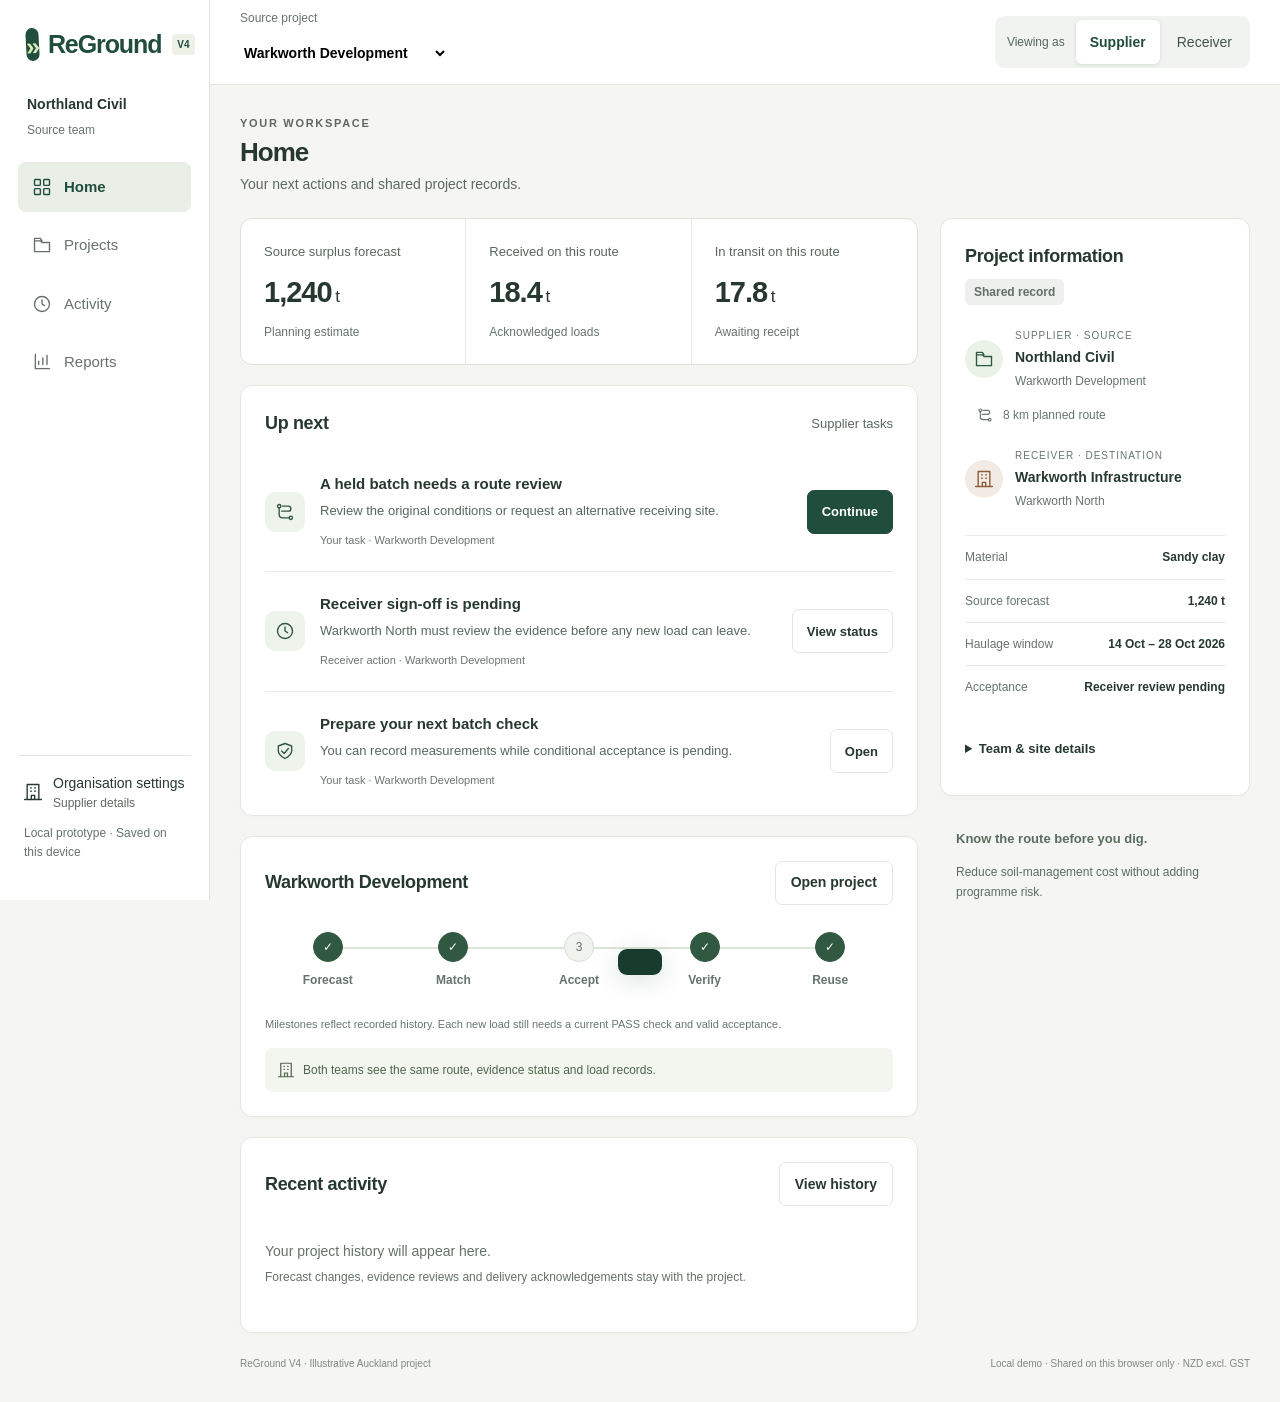
<file: ReGround-V4-local-app/ReGround-V4.html>
<!doctype html>
<html lang="en"><head><meta charset="utf-8"><meta name="viewport" content="width=device-width,initial-scale=1"><meta name="theme-color" content="#214e3c"><title>ReGround V4 — Machine alternative requests</title><meta name="description" content="A planning-stage soil routing and verification workspace for infrastructure teams."><link rel="icon" href="data:image/svg+xml,%3Csvg xmlns='http://www.w3.org/2000/svg' viewBox='0 0 32 32'%3E%3Crect width='32' height='32' rx='8' fill='%23214e3c'/%3E%3Cpath d='M7 10h12l6 6-6 6H7l6-6z' fill='%23d4e5ac'/%3E%3C/svg%3E"><style>:root{--green:#234e3e;--dark:#173c2e;--lime:#d9e9b9;--bg:#f5f5f1;--ink:#26382f;--muted:#6b746e;--line:#e3e7e0;--clay:#aa6547;--amber:#936018;--red:#a34037;--shadow:0 4px 18px #233b2d05}*{box-sizing:border-box}body{margin:0;background:var(--bg);color:var(--ink);font:16px/1.5 -apple-system,BlinkMacSystemFont,"Segoe UI",Arial,sans-serif}button,input,select,textarea{font:inherit}button,a,input,select,textarea{-webkit-tap-highlight-color:transparent}button{cursor:pointer}button:disabled{cursor:not-allowed;opacity:.48}button:focus-visible,a:focus-visible,input:focus-visible,select:focus-visible,textarea:focus-visible{outline:3px solid #bc864d;outline-offset:3px}a{color:var(--green)}button{border:0;background:none;color:inherit}button svg{flex-shrink:0}svg.icon{width:20px;height:20px;fill:none;stroke:currentColor;stroke-width:1.65;stroke-linecap:round;stroke-linejoin:round;vertical-align:middle}.skip{position:fixed;left:10px;top:-60px;z-index:20;background:white;padding:10px}.skip:focus{top:10px}.sidebar{position:fixed;width:228px;inset:0 auto 0 0;background:#fff;border-right:1px solid var(--line);padding:30px 18px 20px;display:flex;flex-direction:column;z-index:5}.brand{display:flex;align-items:center;gap:10px;font-size:27px;font-weight:720;letter-spacing:-1.1px;padding:0 12px;color:var(--green)}.brandmark{width:31px;height:34px;display:grid;place-items:center;background:var(--green);border-radius:9px;color:var(--lime);font-size:25px;letter-spacing:-8px;padding-right:7px;transform:rotate(-3deg)}.brand-sub{font-size:12px;margin:5px 0 31px 53px;color:var(--muted)}.org{margin:0 1px 26px;border:1px solid var(--line);border-radius:9px;padding:12px;display:flex;align-items:center;gap:9px;font-size:14px}.org b{font-weight:600}.org small{display:block;color:var(--muted);font-size:12px}.org-icon,.avatar{background:#ecefe8;border-radius:8px;padding:8px}.nav-label{font-size:11px;font-weight:650;letter-spacing:1.6px;color:#879087;margin:0 14px 10px}.nav{display:flex;flex-direction:column;gap:5px}.nav button{display:flex;align-items:center;gap:12px;text-align:left;padding:12px 14px;border-radius:8px;font-size:14px;color:#68716b}.nav button.active{background:#e9efe7;color:var(--green);font-weight:650}.nav button:hover{background:#f0f3ed}.nav .count{margin-left:auto;font-size:11px;background:#dbe4d4;border-radius:5px;padding:1px 6px;color:var(--green)}.sidebar-bottom{margin-top:auto}.sidebar-note{background:#f5f6f0;border:1px solid #e6e9dc;border-radius:10px;padding:15px;font-size:13px;line-height:1.6;margin:25px 2px 16px}.sidebar-note strong{display:block;margin:5px 0;color:var(--green)}.sidebar-note span{color:var(--muted)}.user-btn{border-top:1px solid var(--line);padding:17px 5px 0;width:100%;display:flex;gap:10px;align-items:center;text-align:left;font-size:14px}.user-btn small{display:block;font-size:12px;color:var(--muted)}.avatar{background:#e5e9dd;font-size:12px;font-weight:700;width:34px;height:34px;text-align:center}.shell{margin-left:228px}.topbar{height:77px;background:#fff;border-bottom:1px solid var(--line);display:flex;align-items:center;justify-content:space-between;padding:0 38px;gap:15px;font-size:14px}.crumb{display:flex;gap:13px;align-items:center;color:var(--muted)}.crumb strong{color:var(--ink);font-weight:500}.top-actions{display:flex;align-items:center;gap:17px}.pill{display:inline-flex;align-items:center;gap:6px;padding:4px 9px;border-radius:5px;font-size:12px;white-space:nowrap;font-weight:550;background:#edf3e6;color:var(--green)}.pill.amber{background:#f6eddc;color:#895b1d}.pill.red{background:#f8e9e6;color:var(--red)}.pill.grey{background:#eef0ed;color:#637066}.dot{height:6px;width:6px;border-radius:50%;background:currentColor;display:inline-block}.role-switch{border:1px solid var(--line);border-radius:7px;padding:6px 9px;font-size:13px;background:#fff}.main{padding:31px 38px 50px;max-width:1600px;margin:auto}.eyebrow{font-size:11px;letter-spacing:1.7px;font-weight:650;color:var(--muted);text-transform:uppercase}.heading{display:flex;justify-content:space-between;align-items:center;gap:20px;margin-bottom:23px}.heading h1{font-size:30px;font-weight:630;letter-spacing:-1px;line-height:1.3;margin:4px 0 5px}.heading p{font-size:14px;color:var(--muted);margin:0}.btn{display:inline-flex;gap:8px;align-items:center;justify-content:center;border:1px solid var(--line);background:white;border-radius:7px;padding:10px 15px;font-size:14px;font-weight:550;white-space:nowrap}.btn.primary{background:var(--green);border-color:var(--green);color:white}.btn:hover{filter:brightness(.96)}.btn.small{padding:7px 11px;font-size:13px}.btn.clay{background:#f8eee6;border-color:#e9d6c6;color:#9c5d3b}.button-row{display:flex;gap:9px;align-items:center;flex-wrap:wrap}.hero{position:relative;overflow:hidden;background:var(--green);color:white;border-radius:12px;padding:27px 30px;display:flex;align-items:center;justify-content:space-between;gap:25px;margin-bottom:23px}.hero h2{font-size:26px;font-weight:550;letter-spacing:-.6px;margin:0 0 5px}.hero p{margin:0;color:#d8e2d7;font-size:14px}.hero .mini{border-left:1px solid #62826c;padding:0 0 0 28px;min-width:190px}.hero .mini strong{display:block;font-size:21px;font-weight:500;margin:2px 0}.hero .mini small{color:#d0dec9}.hero .eyebrow{color:#cfe0bf}.metrics{display:grid;grid-template-columns:repeat(4,1fr);gap:15px;margin-bottom:24px}.metric{background:white;border:1px solid var(--line);border-radius:10px;padding:18px 21px;box-shadow:var(--shadow)}.metric-label{display:flex;align-items:center;justify-content:space-between;font-size:13px;color:var(--muted);gap:8px}.metric-label svg{color:#71816b;width:18px}.metric-value{font-size:31px;letter-spacing:-1.1px;font-weight:580;line-height:1.3;margin:10px 0 6px}.metric-value small{font-size:17px;letter-spacing:0;font-weight:400;color:var(--muted)}.metric-foot{font-size:12px;color:#5e7560}.metric-foot.neutral{color:var(--muted)}.section-title{display:flex;align-items:center;justify-content:space-between;gap:15px;margin-bottom:15px}.section-title h2{font-size:18px;letter-spacing:-.35px;font-weight:600;margin:0}.text-btn{font-size:13px;color:var(--green);font-weight:600;padding:5px 0}.panel{background:#fff;border:1px solid var(--line);border-radius:11px;padding:23px;box-shadow:var(--shadow)}.grid-main{display:grid;grid-template-columns:minmax(0,1.55fr) minmax(300px,1fr);gap:22px;margin-bottom:22px}.project-head{display:flex;justify-content:space-between;gap:15px;align-items:start;margin-bottom:17px}.project-head h3{font-size:20px;font-weight:600;letter-spacing:-.5px;margin:3px 0 4px}.sub{font-size:13px;color:var(--muted)}.project-stats{display:flex;gap:30px;padding:16px 0;border-top:1px solid #edf0e9;border-bottom:1px solid #edf0e9;margin:16px 0}.project-stats span{font-size:12px;color:var(--muted);display:block}.project-stats strong{display:block;font-size:15px;font-weight:550;margin-top:4px}.stepper{display:flex;margin:23px 0 26px}.step{flex:1;position:relative;font-size:11px;color:var(--muted)}.step:before{content:"";position:absolute;left:26px;right:0;top:11px;height:2px;background:#e5e9e0}.step:last-child:before{display:none}.step .circle{border-radius:50%;width:24px;height:24px;background:#f0f2ec;display:grid;place-items:center;margin-bottom:8px;color:#849080;position:relative}.step.done .circle{background:#e3edda;color:var(--green)}.step.current .circle{background:var(--green);color:#fff;box-shadow:0 0 0 4px #edf2e8}.step.current{color:var(--green);font-weight:600}.callout{background:#faf5eb;border:1px solid #eee4cf;border-radius:8px;padding:13px 15px;display:flex;gap:11px;align-items:center;font-size:13px;line-height:1.5;color:#795d2f}.callout strong{font-weight:600}.callout .text-btn{margin-left:auto;white-space:nowrap;color:#795d2f}.route-mini{display:flex;align-items:center;gap:12px;border-top:1px solid var(--line);padding:16px 0 0;margin-top:17px}.route-mini .route-line{width:37px;height:37px;border-radius:8px;background:#edf3e6;display:grid;place-items:center;color:var(--green)}.route-mini strong{font-size:14px;font-weight:600}.route-mini .right{margin-left:auto;text-align:right;font-size:13px}.map{height:222px;position:relative;overflow:hidden;background:#edf0e7;border-radius:8px;border:1px solid #e1e5da}.map svg.cartography{width:100%;height:100%;position:absolute;inset:0}.map .map-label{position:absolute;bottom:10px;left:10px;background:#ffffffe8;border:1px solid #e1e5da;border-radius:5px;font-size:10px;padding:4px 7px;color:#68746a}.map .map-title{position:absolute;top:11px;left:12px;font-size:11px;letter-spacing:1.4px;font-weight:650;color:#6e7a6e}.map-pin{position:absolute;background:var(--green);color:white;border:3px solid white;border-radius:50%;height:31px;width:31px;box-shadow:0 2px 5px #203e3325;font-size:12px;display:grid;place-items:center;transform:translate(-50%,-50%)}.map-pin.active{background:var(--clay);box-shadow:0 0 0 5px #aa654721}.map-pin.origin{border-radius:7px;background:#263b30}.map-place{position:absolute;font-size:10px;color:#71816e}.map-float{position:absolute;right:12px;bottom:13px;background:#fff;padding:8px 10px;box-shadow:0 2px 8px #243c3310;border-radius:6px;font-size:11px}.legend{display:flex;gap:14px;margin-top:13px;font-size:11px;color:var(--muted);flex-wrap:wrap}.legend i{display:inline-block;width:7px;height:7px;border-radius:50%;background:var(--green);margin-right:5px}.legend i.clay{background:var(--clay)}.legend i.grey{background:#989f92}.route-list{display:grid;gap:9px;margin-top:17px}.nearby-row{display:flex;justify-content:space-between;align-items:center;padding:9px 10px;border:1px solid var(--line);border-radius:7px;font-size:13px;text-align:left;width:100%}.nearby-row.selected{border-color:#aac399;background:#f6f9f1}.nearby-row small{color:var(--muted);display:block;font-size:11px}.nearby-row b{font-weight:550}.lower-grid{display:grid;grid-template-columns:1.3fr 1fr;gap:22px}.table-wrap{overflow-x:auto}table{width:100%;border-collapse:collapse;font-size:13px;text-align:left}th{font-size:11px;font-weight:500;letter-spacing:.3px;color:var(--muted);padding:10px 8px;background:#f7f8f4;white-space:nowrap}td{padding:14px 8px;border-bottom:1px solid #eef0eb}tr:last-child td{border-bottom:0}.batch-id{font-weight:600}.activity{display:flex;gap:12px;margin:15px 0}.activity-icon{background:#edf2e8;color:var(--green);border-radius:50%;min-width:29px;height:29px;display:grid;place-items:center;font-size:12px}.activity p{font-size:13px;margin:0}.activity small{font-size:11px;color:var(--muted)}.footer-note{font-size:11px;color:#7f887d;margin-top:22px;display:flex;justify-content:space-between;gap:20px}.route-grid{display:grid;grid-template-columns:repeat(3,1fr);gap:19px;margin:22px 0}.route-card{background:#fff;border:1px solid var(--line);border-radius:11px;padding:23px;position:relative}.route-card.selected{border:2px solid var(--green);padding:22px}.route-card .tag{font-size:11px;text-transform:uppercase;letter-spacing:1.3px;color:var(--muted)}.route-card h3{font-size:21px;letter-spacing:-.6px;margin:14px 0 3px}.route-card h4{font-size:30px;font-weight:550;margin:22px 0 5px;letter-spacing:-1px}.route-card h4 small{font-size:13px;font-weight:400;letter-spacing:0;color:var(--muted)}.route-facts{display:grid;gap:13px;margin:22px 0}.fact{display:flex;justify-content:space-between;font-size:13px;gap:12px}.fact span{color:var(--muted)}.route-card .btn{width:100%;margin-top:17px}.thinbar{height:6px;background:#edf0e8;border-radius:4px;overflow:hidden}.thinbar span{display:block;height:100%;background:var(--green);border-radius:4px}.tabbar{display:flex;gap:25px;border-bottom:1px solid var(--line);margin-bottom:23px;overflow-x:auto}.tabbar button{font-size:14px;padding:11px 0;white-space:nowrap;border-bottom:2px solid transparent}.tabbar button.active{border-color:var(--green);font-weight:650;color:var(--green)}.two-col{display:grid;grid-template-columns:minmax(0,1.5fr) minmax(280px,1fr);gap:22px}.form-grid{display:grid;grid-template-columns:1fr 1fr;gap:18px}label.field{display:block;font-size:13px;font-weight:550;margin-bottom:16px}label.field input,label.field select,label.field textarea{width:100%;display:block;border:1px solid #dbe0d5;background:#fff;border-radius:7px;padding:11px 12px;margin-top:7px;color:var(--ink);font-size:14px}label.field small{font-size:11px;color:var(--muted);font-weight:400;display:block;margin-top:5px}label.field textarea{min-height:86px;resize:vertical}.big-number{font-size:52px;font-weight:550;letter-spacing:-2px;margin:15px 0}.big-number small{font-size:18px;font-weight:400;letter-spacing:0}.forecast-bars{display:flex;gap:17px;align-items:end;height:170px;padding-top:20px}.bar-group{flex:1;height:100%;display:flex;flex-direction:column;justify-content:end;align-items:center;font-size:11px;color:var(--muted);gap:7px}.bar-group i{display:block;background:#4e7351;width:70%;border-radius:5px 5px 0 0;min-height:3px}.bar-group:nth-child(2n) i{background:#95ad7c}.bar-group b{font-weight:500;color:var(--green)}.check-row{display:flex;gap:12px;align-items:center;padding:17px 0;border-bottom:1px solid var(--line)}.check-row:last-child{border:0}.check-row input{width:19px;height:19px;accent-color:var(--green);flex-shrink:0}.check-row label{font-size:14px;flex:1;cursor:pointer}.check-row small{display:block;color:var(--muted);font-size:12px;margin-top:3px}.check-row .pill{margin-left:auto}.ring{width:136px;height:136px;border-radius:50%;background:conic-gradient(var(--green) var(--progress),#e8ecdf 0);display:grid;place-items:center;margin:22px auto}.ring-inner{background:#fff;border-radius:50%;width:108px;height:108px;display:flex;flex-direction:column;align-items:center;justify-content:center}.ring-inner strong{font-size:30px;font-weight:550}.ring-inner small{font-size:12px;color:var(--muted)}.center{text-align:center}.stack{display:grid;gap:22px}.material-band{display:flex;height:29px;border-radius:5px;overflow:hidden;margin:20px 0 11px}.material-band span:nth-child(1){background:#a26748}.material-band span:nth-child(2){background:#d1b28b}.material-band span:nth-child(3){background:#808d70}.notice{border-left:3px solid var(--clay);padding:12px 16px;background:#f7f1e9;color:#795c42;font-size:13px;margin:20px 0;line-height:1.65}.metric-grid{display:grid;grid-template-columns:repeat(3,1fr);gap:15px}.verify-result{border-radius:8px;background:#eff4e8;padding:20px;margin-top:18px}.verify-result.HOLD{background:#fbf2df;color:#805a21}.verify-result.FAIL{background:#f9eae5;color:#993d32}.verify-result strong{font-size:25px;display:block}.verify-result p{font-size:13px;margin:5px 0}.delivery-step{display:flex;gap:10px;align-items:center;margin:20px 0;font-size:13px}.delivery-step span{height:6px;flex:1;background:#dce3d4;border-radius:5px}.delivery-step span.done{background:var(--green)}.empty{padding:45px;text-align:center;color:var(--muted)}.filterbar{display:flex;gap:13px;align-items:end;flex-wrap:wrap;padding:20px;background:#fff;border:1px solid var(--line);border-radius:10px;margin-bottom:20px}.filterbar .field{margin:0;flex:1;min-width:125px}.receiver-card{padding:22px;border:1px solid var(--line);background:white;border-radius:11px}.receiver-card h3{font-size:21px;margin:10px 0}.receipt{font-size:13px;margin-top:14px;padding:13px;border-radius:6px;background:#edf3e6}.onboarding-options{display:grid;grid-template-columns:1fr 1fr;gap:15px;margin:24px 0}.role-option{text-align:left;border:1px solid var(--line);border-radius:10px;padding:20px}.role-option.chosen{border:2px solid var(--green);padding:19px;background:#f4f7ee}.role-option h3{font-size:18px;margin:12px 0 5px}.role-option p{font-size:13px;color:var(--muted);margin:0}.modal-top{display:flex;justify-content:space-between;align-items:start;gap:15px}.modal-top h2{margin:0;font-size:25px;letter-spacing:-.6px}dialog{border:1px solid var(--line);border-radius:15px;max-width:650px;width:calc(100% - 32px);padding:30px;color:var(--ink);box-shadow:0 24px 90px #132d3040;max-height:90dvh;overflow:auto}dialog::backdrop{background:#1a322c66;backdrop-filter:blur(3px)}.close{border:1px solid var(--line);border-radius:50%;width:30px;height:30px;flex-shrink:0;font-size:20px;line-height:1}.modal-actions{display:flex;justify-content:flex-end;gap:10px;margin-top:22px}#toast{position:fixed;bottom:25px;left:50%;transform:translateX(-50%) translateY(100px);background:var(--dark);color:#fff;padding:13px 22px;border-radius:9px;box-shadow:0 5px 25px #132d3025;z-index:30;transition:transform .25s;font-size:14px;max-width:90vw}#toast.show{transform:translateX(-50%) translateY(0)}.mobile-menu{display:none}.project-select{max-width:220px;padding:6px;border:1px solid var(--line);border-radius:6px;background:white;font-size:13px}.cost-chart{display:grid;gap:24px;margin:24px 0}.cost-row{font-size:13px}.cost-row .fact{margin-bottom:8px}.cost-track{height:24px;background:#f1f2ed;border-radius:5px}.cost-track div{height:100%;background:#7e9566;border-radius:5px}.cost-row:last-child .cost-track div{background:#bda78c}.export-box{display:flex;align-items:center;gap:18px;justify-content:space-between}.full{grid-column:1/-1}.m0{margin:0}.mt{margin-top:22px}.route-controls{display:flex;justify-content:space-between;align-items:center;gap:12px}.warning-text{color:var(--amber);font-size:13px}.progress-label{display:flex;justify-content:space-between;font-size:12px;color:var(--muted);margin:8px 0}.screen-reader{position:absolute;width:1px;height:1px;padding:0;margin:-1px;overflow:hidden;clip:rect(0,0,0,0);white-space:nowrap;border:0}@media(min-width:1600px){.main{padding-top:40px}.hero{padding:33px}.map{height:242px}.metric{padding:22px}}@media(max-width:1200px){.sidebar{width:204px;padding:26px 13px}.shell{margin-left:204px}.main{padding:27px 25px}.topbar{padding:0 25px}.grid-main{grid-template-columns:1.3fr 1fr}.project-stats{gap:19px}.metric{padding:15px}.metric-label{font-size:12px}.metric-value{font-size:27px}.route-card{padding:17px}.route-card.selected{padding:16px}.hero h2{font-size:24px}.route-grid{gap:12px}.top-actions{gap:9px}}@media(max-width:1000px){.sidebar{width:182px;padding-left:8px;padding-right:8px}.shell{margin-left:182px}.brand{font-size:23px}.brand-sub{font-size:10px;margin-left:51px}.nav button{font-size:13px;gap:9px}.org{font-size:12px}.main{padding:24px 20px}.grid-main,.two-col,.lower-grid{grid-template-columns:1fr}.hero .mini{min-width:170px}.metrics{gap:10px}.metric{padding:14px 12px}.metric-value{font-size:26px}.route-grid{grid-template-columns:1fr}.route-card .route-facts{grid-template-columns:1fr 1fr;gap:15px 30px}.route-card h4{margin:13px 0}.route-card .btn{width:auto}.map{height:280px}.topbar{padding:0 20px}.topbar .crumb span{display:none}.heading h1{font-size:27px}.project-stats{justify-content:space-between}.top-actions>.pill{display:none}}@media(max-width:650px){.sidebar{display:none}.sidebar.open{display:flex;width:230px;box-shadow:10px 0 50px #142d3030}.shell{margin-left:0}.mobile-menu{display:inline-flex;padding:5px}.topbar{height:65px;padding:0 16px}.crumb{gap:8px;font-size:12px}.top-actions{gap:8px}.role-switch{font-size:12px;width:92px}.project-select{max-width:115px;font-size:11px}.main{padding:22px 16px}.heading{align-items:start;gap:10px}.heading h1{font-size:26px}.heading p{font-size:13px}.heading .btn{font-size:12px;padding:9px}.hero{padding:22px;display:block}.hero h2{font-size:23px}.hero .mini{border-left:0;border-top:1px solid #5f7b65;padding:15px 0 0;margin-top:18px}.hero .mini strong{display:inline-block;margin-right:8px}.metrics{grid-template-columns:1fr 1fr;gap:11px}.metric{padding:16px}.metric-label{font-size:12px}.metric-value{font-size:29px}.metric-foot{font-size:11px}.panel{padding:18px}.project-head{gap:8px;flex-wrap:wrap}.project-head h3{font-size:20px}.project-stats{gap:10px;flex-wrap:wrap}.project-stats strong{font-size:13px}.step{font-size:10px}.stepper{gap:3px}.callout{align-items:start;flex-wrap:wrap}.callout .text-btn{margin-left:30px}.section-title h2{font-size:17px}.footer-note{display:block;font-size:10px}.footer-note span{display:block;margin-top:8px}.two-col{grid-template-columns:1fr}.form-grid{gap:10px}.metric-grid{grid-template-columns:1fr}.onboarding-options{grid-template-columns:1fr}.check-row{flex-wrap:wrap}.check-row .pill{font-size:10px}.route-card .route-facts{grid-template-columns:1fr}.button-row .btn{white-space:normal}.export-box{display:block}.export-box .btn{margin-top:15px}.route-controls{align-items:start;flex-direction:column}.heading .button-row{justify-content:flex-end}.topbar .crumb strong{display:none}}@media(prefers-reduced-motion:reduce){*{transition:none!important;scroll-behavior:auto!important}}
/* Keep role setup reachable on short screens and enlarged text. */
.sidebar{overflow-y:auto}.sidebar-bottom{flex-shrink:0}@media(max-height:820px){.sidebar-note{display:none}.sidebar .brand-sub{margin-bottom:20px}.sidebar .org{margin-bottom:17px}.nav button{padding-top:10px;padding-bottom:10px}}@media(min-width:651px) and (max-width:850px){.metrics{grid-template-columns:repeat(2,1fr)}.hero{display:block}.hero .mini{border-left:0;border-top:1px solid #62826c;padding:15px 0 0;margin-top:17px}}
/* ReGround V2 — task-first, role-specific workspace */
:root{--muted:#5d685f}.version-mark{font-size:11px;letter-spacing:0;background:#edf1e7;padding:3px 5px;border-radius:4px;align-self:center;margin-left:2px}.sidebar{width:252px;padding:22px 16px;overflow-y:auto;gap:0}.shell{margin-left:252px}.brand{font-size:27px;padding:0 8px}.brand-sub{font-size:10px;margin:9px 0 22px 9px;letter-spacing:.8px}.workspace-identity{background:#eff4ea;border:1px solid #d9e5d1;border-radius:10px;padding:15px;margin-bottom:24px}.receiver-identity{background:#f8efe6;border-color:#e9d7c5}.identity-label{font-size:10px;font-weight:700;letter-spacing:1.1px;color:#586b52}.identity-role{display:flex;align-items:center;gap:8px;font-weight:650;font-size:21px;margin-top:6px}.receiver-identity .identity-role{color:#8e5338}.identity-purpose{font-size:12px;margin-top:3px;color:#56654f}.identity-divider{height:1px;background:#d6e0ce;margin:14px 0}.workspace-identity strong{font-size:15px;line-height:1.4;display:block;overflow-wrap:anywhere}.workspace-identity span,.workspace-identity small{display:block;color:var(--muted);font-size:12px;margin-top:5px;line-height:1.55}.workspace-identity small{margin-top:11px}.workspace-identity .text-btn{font-size:12px;min-height:36px;margin-top:6px;text-align:left}.nav-label{font-size:10px;letter-spacing:1.3px;margin-left:12px}.nav button{min-height:44px;font-size:14px;padding:10px 12px}.nav button span:not(.count){flex:1}.workspace-tip{font-size:12px;border-top:1px solid var(--line);padding:19px 9px 12px;margin-top:23px}.workspace-tip strong{display:block;color:var(--green)}.workspace-tip span{display:block;color:var(--muted);margin-top:5px}.sidebar-bottom{margin-top:auto}.user-btn{min-height:56px}.drawer-close{display:none}.topbar.v2-topbar{height:auto;min-height:112px;padding:18px 30px;align-items:center;gap:20px}.v2-topbar .crumb{display:flex;flex-direction:column;align-items:start;gap:3px;flex-shrink:0}.workspace-context{font-size:12px;color:var(--muted)}.crumb strong{font-size:15px}.top-context{display:flex;justify-content:flex-end;gap:22px;align-items:center;flex:1;min-width:0}.context-selector{display:block;font-size:11px;color:var(--muted);min-width:0;max-width:230px;flex:1}.context-selector>span{display:block;margin-bottom:5px}.context-selector select{min-height:44px;width:100%;border:1px solid #cdd6c8;border-radius:7px;padding:8px 11px;color:var(--ink);font-size:13px;background:#fff}.role-control{flex-shrink:0}.control-label{font-size:10px;letter-spacing:.9px;color:var(--muted);display:block;margin-bottom:5px}.role-buttons{display:flex;border:1px solid #cdd6c8;border-radius:8px;padding:3px;gap:3px;background:#f7f8f4}.role-buttons button{display:flex;gap:7px;align-items:center;padding:7px 9px;border-radius:5px;text-align:left;min-height:46px;min-width:105px;font-size:13px;font-weight:600}.role-buttons button small{display:block;font-size:10px;font-weight:400}.role-buttons button.selected{background:var(--green);color:white;box-shadow:0 1px 4px #193c2d15}.role-buttons button[data-id="Receiver"].selected{background:#915e40}.v2-main{padding-top:20px}.workspace-strip{display:flex;align-items:center;justify-content:space-between;gap:16px;font-size:12px;color:var(--muted);margin:0 0 23px}.workspace-strip>span:first-child{display:flex;align-items:center;gap:8px;color:var(--ink)}.pill.clay{background:#f4e7da;color:#895332}.heading h1{font-size:29px}.heading{align-items:start}.metric-label{font-size:13px}.metric-foot{font-size:12px}.next-action{display:flex;align-items:center;gap:16px;background:#fff;border:1px solid #dce5d4;border-left:4px solid var(--green);border-radius:9px;padding:21px}.next-action h2{font-size:20px;letter-spacing:-.4px;font-weight:600;margin:4px 0}.next-action p{font-size:13px;color:var(--muted);margin:0;max-width:680px}.next-action .btn{margin-left:auto}.next-action-icon{background:#edf3e5;display:grid;place-items:center;width:42px;height:42px;flex-shrink:0;border-radius:9px;color:var(--green)}.receiver-specs{display:grid;grid-template-columns:1fr 1fr;gap:16px;margin:23px 0}.receiver-specs>div:last-child{grid-column:1/-1}.receiver-specs span{display:block;font-size:12px;color:var(--muted)}.receiver-specs strong{font-size:14px;font-weight:550}.proposal-row{padding:18px 0;border-bottom:1px solid var(--line);display:flex;flex-wrap:wrap;align-items:center;gap:12px}.proposal-row:last-child{border-bottom:0}.proposal-row>div{flex:1;min-width:150px}.proposal-row strong{font-size:15px;font-weight:600}.proposal-row p{font-size:13px;margin:3px 0;color:var(--muted)}.proposal-row small{font-size:12px;color:var(--muted)}.criteria-fieldset{border:1px solid var(--line);border-radius:9px;padding:17px 18px 0;margin:6px 0 18px}.criteria-fieldset legend{font-size:15px;font-weight:600;padding:0 8px}.criteria-fieldset .sub{margin-top:0}.workflow-list{display:grid;gap:20px;padding-top:13px}.workflow-list>div{display:flex;align-items:center;gap:13px;font-size:14px}.workflow-list b{font-size:12px;background:#edf2e5;display:grid;place-items:center;width:28px;height:28px;border-radius:50%;flex-shrink:0}.form-error:empty{display:none}.form-error:not(:empty){border:1px solid #dba8a0;background:#fcece8;color:#8c342a;padding:12px;border-radius:7px;font-size:14px;margin-bottom:16px}[aria-invalid="true"]{border:2px solid var(--red)!important}.review-selector{display:flex;gap:20px;align-items:center;margin-bottom:23px}.review-selector .field{min-width:250px;margin:0}.review-heading{font-size:15px;font-weight:600;margin:20px 0 5px}.evidence-symbol{height:28px;width:28px;background:#f7e8d2;color:#865313;display:grid;place-items:center;border-radius:50%;font-size:13px;flex-shrink:0}.evidence-symbol.recorded{background:#e7efdf;color:var(--green)}.evidence-detail{flex:1;min-width:0}.evidence-detail strong{font-size:14px;font-weight:550}.evidence-detail small{display:block;font-size:12px;color:var(--muted);overflow-wrap:anywhere}.fit-check{display:flex;gap:10px;align-items:center;border-radius:7px;background:#edf4e7;color:#315532;font-size:13px;padding:15px;margin-top:19px}.fit-check.mismatch{background:#fbf1df;color:#815921}.demo-inline{font-size:12px;color:var(--muted);display:flex;gap:9px;align-items:center}.setup-role-summary{background:#eef3e7;border-radius:8px;padding:15px;margin:20px 0;font-size:14px}.setup-role-summary span{display:block;font-size:13px;color:var(--muted);margin-top:5px}.btn,.text-btn,.close{min-height:44px}.close{width:44px}.map-pin{height:36px;width:36px}.map-pin:focus-visible{outline-offset:4px}.check-row input{height:24px;width:24px}.check-row label{min-height:44px;display:flex;flex-direction:column;justify-content:center}button:focus-visible,a:focus-visible,input:focus-visible,select:focus-visible,textarea:focus-visible{outline:3px solid #a45d27;outline-offset:3px}.btn.small{min-height:40px}.nav-scrim{display:none}.v2-main .metrics{gap:14px}.v2-main .metric{padding:18px}.v2-main .metric-value{font-size:30px}.main .sub{line-height:1.65}.footer-note{line-height:1.7}th[scope="row"]{background:none;font-size:13px;color:var(--ink);font-weight:600}.sidebar-note{display:none}@media(min-width:1200px){.top-context{max-width:600px;margin-left:auto}.sidebar .brand-sub{font-size:10px}.v2-main{padding-left:30px;padding-right:30px}}@media(max-width:1150px){.sidebar{width:220px;padding:21px 12px}.shell{margin-left:220px}.brand{font-size:25px}.topbar.v2-topbar{padding:17px 22px;flex-wrap:wrap;gap:12px}.v2-topbar .crumb{width:100%;flex-direction:row;gap:12px;align-items:center}.top-context{justify-content:space-between;gap:15px;width:100%}.context-selector{max-width:none}.v2-main .metrics{grid-template-columns:repeat(2,1fr)}.next-action{flex-wrap:wrap}.next-action .btn{margin-left:58px}.workspace-strip{align-items:start}.workspace-strip>span:last-child{text-align:right;font-size:11px}.workspace-identity{padding:13px}.role-buttons button{min-width:105px}.heading h1{font-size:26px}}@media(max-width:800px){.sidebar{width:196px;padding:19px 9px}.shell{margin-left:196px}.brand{font-size:23px;gap:7px}.brandmark{width:27px;height:31px}.brand-sub{font-size:9px;letter-spacing:.3px;margin-left:7px}.workspace-identity{padding:12px}.identity-role{font-size:19px}.identity-purpose{font-size:11px}.workspace-identity span,.workspace-identity small{font-size:11px}.nav button{font-size:13px;gap:9px;padding:10px 8px}.workspace-strip{flex-direction:column;gap:7px}.workspace-strip>span:last-child{text-align:left}.v2-main{padding:20px 18px}.topbar.v2-topbar{padding:14px 18px}.context-selector{max-width:185px}.role-buttons button{min-width:85px;padding:6px 7px;gap:5px}.role-buttons button .icon{width:15px}.role-buttons button small{font-size:10px}.top-context{gap:10px}.review-selector{flex-wrap:wrap;gap:10px}.next-action h2{font-size:18px}.next-action .btn{margin-left:0}.next-action-icon{display:none}}@media(max-width:650px){.sidebar{display:none;width:270px;padding:23px 18px;z-index:21}.sidebar.open{display:flex;width:270px;max-width:86vw}.shell{margin-left:0}.drawer-close{display:block;position:absolute;top:17px;right:12px;width:38px;height:38px;border:1px solid var(--line);border-radius:50%;font-size:23px;line-height:1}.sidebar .brand{font-size:25px;padding-right:25px}.nav-scrim{display:block;position:fixed;inset:0;background:#1f39296b;z-index:20;cursor:default}.topbar.v2-topbar{min-height:160px;padding:13px 16px;gap:10px}.v2-topbar .crumb{flex-direction:row;align-items:center;gap:9px}.mobile-menu{width:40px;height:40px;align-items:center;justify-content:center}.v2-topbar .crumb strong{display:block;font-size:13px}.v2-topbar .workspace-context{display:none}.top-context{display:flex;flex-wrap:wrap;gap:13px;width:100%}.context-selector{flex:1;min-width:115px;max-width:none}.role-buttons button{min-width:88px;font-size:12px;min-height:45px}.role-buttons button .icon{display:none}.role-control{margin-left:auto}.control-label{font-size:9px}.context-selector select{font-size:12px;padding:8px}.v2-main{padding:20px 16px 35px}.heading{flex-direction:column;gap:14px}.heading h1{font-size:26px;line-height:1.25}.heading p{font-size:14px}.heading>.btn{align-self:start;font-size:14px}.v2-main .metric{padding:16px 13px}.v2-main .metric-value{font-size:29px;overflow-wrap:anywhere}.metric-label{font-size:12px}.metric-foot{font-size:12px}.next-action{padding:19px;gap:14px}.next-action p{font-size:14px}.next-action .btn{width:100%}.workspace-strip>span:first-child{flex-wrap:wrap}.receiver-specs{gap:14px}.review-selector .field{min-width:0;width:100%}.check-row{gap:9px}.check-row .pill{font-size:11px}.evidence-detail{min-width:180px}.receiver-card .button-row .btn{width:100%}.field input,.field select,.field textarea{font-size:16px!important}.form-grid{grid-template-columns:1fr}.criteria-fieldset{padding:15px 14px 0}.filterbar .field{flex:1 1 130px}.filterbar>.btn{width:100%}.proposal-row .btn{min-width:100px}.route-card .fact{flex-wrap:wrap}.workspace-tip{font-size:12px}.sidebar .brand-sub{font-size:9px}.drawer-close:focus-visible{outline-offset:2px}}@media(max-width:360px){.top-context{flex-direction:column;align-items:stretch}.role-control{margin-left:0}.role-buttons button{flex:1}.context-selector{width:100%;max-width:none}.v2-main .metrics{grid-template-columns:1fr}.topbar.v2-topbar{min-height:225px}}@media(max-height:820px){.workspace-tip{display:none}.sidebar .workspace-identity{margin-bottom:18px}.sidebar .brand-sub{margin-bottom:16px}}@media(prefers-reduced-motion:no-preference){.role-buttons button{transition:background .15s,color .15s}}
.drawer-close{min-width:44px;min-height:44px}.shell[inert]{pointer-events:none}
.role-buttons button{font-size:14px}.role-buttons button small{font-size:11px}.context-selector select{font-size:14px}.identity-purpose{font-size:13px}.nav button{font-size:14px}.identity-label{font-size:11px}.receiver-card .sub{font-size:14px}@media(max-width:650px){.role-buttons button{font-size:14px}.context-selector select{font-size:14px}.role-buttons button small{font-size:11px}}
/* V3: a quiet shared project hub with four primary destinations. */
:root{--green:#214e3c;--clay:#95694a}body{background:#f5f6f4}.hub-sidebar{width:210px;padding:26px 18px;background:#fff;border-right:1px solid #e0e5df}.hub-sidebar .brand{font-size:25px;gap:9px}.hub-sidebar .brandmark{width:28px;height:33px}.hub-sidebar .version-mark{font-size:10px}.hub-sidebar .nav{gap:8px}.hub-sidebar .nav button{padding:14px;font-size:15px}.hub-org{margin:30px 9px 22px;display:grid;gap:6px}.hub-org strong{font-size:14px}.hub-org small,.hub-demo{color:#66736d;font-size:12px;line-height:1.6}.hub-demo{display:block;padding:12px 6px}.hub-sidebar+.shell,.hub-sidebar~.shell{margin-left:210px}.hub-top{padding:16px 30px;min-height:85px;gap:20px;justify-content:space-between;background:#fff}.hub-context label{font-size:12px;color:#66736d;display:grid;gap:4px}.hub-context select{max-width:310px;font-size:14px;border:0;padding:4px 24px 4px 0;background-color:#fff;font-weight:600;min-height:30px}.hub-role{display:flex;align-items:center;gap:3px;background:#f0f3ef;padding:4px;border-radius:9px}.hub-role>span{font-size:12px;padding:0 8px;color:#56665b}.hub-role button{border:0;border-radius:6px;background:transparent;padding:10px 14px;min-height:44px;color:#43554a;font-size:14px;cursor:pointer}.hub-role .selected{background:#fff;color:#214e3c;box-shadow:0 1px 4px #1d34221f;font-weight:700}.hub-main{padding:30px;max-width:1600px}.hub-main>.page-heading h1,.hub-title h1{font-size:28px;letter-spacing:-.7px}.hub-main>.page-heading{margin-bottom:24px}.hub-main .panel{border-radius:12px;padding:24px;box-shadow:0 2px 5px #25362704}.hub-layout{display:grid;grid-template-columns:minmax(0,1fr) 310px;gap:22px;align-items:start}.hub-body{display:grid;gap:20px;min-width:0}.hub-info{display:grid;gap:20px;min-width:0}.hub-stats{display:grid;grid-template-columns:repeat(3,1fr);background:#fff;border:1px solid #dce3db;border-radius:12px}.hub-stats>div{padding:23px;display:grid;gap:9px;border-right:1px solid #e6eae3}.hub-stats>div:last-child{border:0}.hub-stats span{font-size:13px;color:#59665e}.hub-stats strong{font-size:29px;letter-spacing:-1px}.hub-stats strong small{font-size:17px;font-weight:500}.hub-stats>div>small{font-size:12px;color:#66736d}.hub-main .section-title h2{font-size:18px}.hub-task{display:flex;gap:15px;align-items:center;padding:20px 0;border-bottom:1px solid #e8ece5}.hub-task:last-child{border:0;padding-bottom:0}.task-symbol{width:40px;height:40px;flex-shrink:0;background:#eef3eb;display:grid;place-items:center;border-radius:10px;color:#315840}.task-copy{flex:1;min-width:0}.task-copy strong{font-size:15px;line-height:1.5}.task-copy p{font-size:13px;line-height:1.6;color:#58685e;margin:5px 0}.task-copy small{font-size:11px;color:#69766e}.hub-task .btn{font-size:13px;padding:10px 14px;flex-shrink:0}.party{display:flex;align-items:center;gap:12px;margin:23px 0 15px}.party>div{display:grid;gap:4px;min-width:0}.party small{font-size:10px;letter-spacing:1px;color:#68766d}.party strong{font-size:14px;line-height:1.5}.party span:not(.party-avatar){font-size:12px;color:#66736d}.party-avatar{width:38px;height:38px;border-radius:50%;display:grid;place-items:center;flex-shrink:0;background:#eaf1e6;color:#315840}.party-avatar.clay{background:#f2ebe3;color:#8c5b3b}.party-link{font-size:12px;color:#68766d;padding-left:12px;display:flex;align-items:center;gap:10px}.party-link .icon{width:16px}.info-list{margin:25px 0 18px}.info-list div{display:grid;grid-template-columns:105px 1fr;gap:10px;font-size:12px;line-height:1.7;padding:11px 0;border-top:1px solid #e8ece5}.info-list dt{color:#66736d}.info-list dd{margin:0;font-weight:600;text-align:right}.hub-info details summary{font-size:13px;font-weight:600;cursor:pointer;min-height:44px;padding-top:12px}.hub-help{padding:10px 16px;color:#5a6e60}.hub-help strong{font-size:13px}.hub-help p{font-size:12px;line-height:1.7}.hub-path{list-style:none;display:flex;padding:12px 0;margin:10px 0;gap:0}.hub-path li{flex:1;display:grid;justify-items:center;gap:9px;position:relative;color:#66736d;font-size:12px}.hub-path li:before{content:'';position:absolute;height:2px;background:#dce5d8;left:-50%;right:50%;top:15px}.hub-path li:first-child:before{display:none}.hub-path li span{position:relative;z-index:1;width:30px;height:30px;border-radius:50%;display:grid;place-items:center;background:#f1f3ef;border:1px solid #d5dfd1;font-size:12px}.hub-path li.complete span{background:#315840;color:white;border-color:#315840}.path-note{color:#69766e;font-size:11px;line-height:1.6;margin:15px 0}.shared-note{display:flex;gap:8px;align-items:center;background:#f3f6ef;border-radius:7px;padding:12px;font-size:12px;color:#50644f;line-height:1.6}.shared-note .icon{flex-shrink:0;width:18px}.quiet-empty{color:#647267;font-size:14px;line-height:1.8;padding:18px 0}.quiet-empty small{font-size:12px}.hub-title{display:flex;align-items:center;justify-content:space-between;gap:15px;margin-bottom:22px}.hub-title h1{margin:7px 0}.hub-title p{font-size:13px;color:#66736d;margin:0}.hub-tabs{display:flex;gap:25px;border-bottom:1px solid #d7e0d3;margin-bottom:22px;overflow-x:auto}.hub-tabs button{border:0;border-bottom:3px solid transparent;min-height:48px;background:transparent;padding:10px 4px;font-size:14px;white-space:nowrap;color:#58685e;cursor:pointer}.hub-tabs .selected{border-color:#315840;color:#214e3c;font-weight:700}.hub-subtools{display:flex;gap:8px;flex-wrap:wrap;margin:0 0 24px}.hub-subtools button{border:1px solid #d7e0d3;border-radius:8px;padding:10px 16px;min-height:44px;background:#fff;color:#58685e;cursor:pointer}.hub-subtools .selected{background:#e9f0e4;color:#214e3c;border-color:#b7cbb0;font-weight:600}.hub-main .page-heading .eyebrow{font-size:10px}.hub-main .page-heading h1{font-size:25px}.hub-main .page-heading p{font-size:14px}.hub-main .hero{display:none}.hub-main .route-grid{gap:15px}.hub-main .footer-note{font-size:10px}.hub-main .heading h1{font-size:26px}.hub-main .metrics{gap:12px}.hub-main .metric{padding:18px}.hub-main .metric .value{font-size:28px}
@media(max-width:1150px){.hub-layout{grid-template-columns:minmax(0,1fr) 270px}.hub-main{padding:24px}.hub-stats>div{padding:17px}.hub-task{flex-wrap:wrap}.hub-task .btn{margin-left:55px}.hub-sidebar{width:185px;padding:22px 12px}.hub-sidebar~.shell{margin-left:185px}.hub-top{padding:15px 24px}.hub-role>span{display:none}.hub-info .panel{padding:18px}}
@media(max-width:950px){.hub-layout{grid-template-columns:1fr}.hub-info{grid-template-columns:1fr}.hub-help{display:none}.hub-info .panel .section-title{margin-bottom:0}.hub-info .party{display:inline-flex;width:46%;vertical-align:top}.hub-info .party-link{display:none}.hub-info .info-list{margin-top:5px}.hub-info .info-list div{grid-template-columns:1fr 1fr}.hub-task{flex-wrap:nowrap}.hub-task .btn{margin-left:0}}
@media(max-width:700px){.hub-sidebar{width:240px}.hub-sidebar~.shell{margin-left:0}.hub-main{padding:20px 16px}.hub-top{padding:12px 16px;flex-wrap:wrap;gap:12px}.hub-top .mobile-menu{display:inline-flex}.hub-context{flex:1;min-width:0}.hub-context select{width:100%;max-width:100%;font-size:13px}.hub-role{margin-left:auto}.hub-role button{padding:7px 13px}.hub-stats>div{padding:15px 10px;gap:10px}.hub-stats span{font-size:11px;line-height:1.6}.hub-stats strong{font-size:23px}.hub-stats>div>small{font-size:10px;line-height:1.5}.hub-main .panel{padding:18px}.hub-task{gap:10px;flex-wrap:wrap}.hub-task .btn{margin-left:50px}.task-copy{flex-basis:calc(100% - 50px)}.hub-title h1{font-size:23px}.hub-title{align-items:flex-start}.hub-title .btn{font-size:12px;padding:10px}.hub-tabs{gap:17px}.hub-tabs button{font-size:13px}.hub-info .party{width:100%}.hub-main .footer-note{display:grid;gap:5px}.hub-main>.page-heading h1{font-size:26px}.hub-main .section-title .btn{font-size:12px;padding:8px 10px}}
@media(prefers-reduced-motion:reduce){*{scroll-behavior:auto!important;transition:none!important}}
.partner-strip{display:flex;gap:12px;align-items:center;flex-wrap:wrap;font-size:12px;margin:-3px 0 20px;color:#56695b}.partner-strip span{display:flex;gap:6px;align-items:center}.partner-strip .icon{width:16px}.partner-strip small{margin-left:auto;font-size:11px}.advanced-criteria{margin:15px 0}.advanced-criteria>summary,.route-detail>summary{cursor:pointer;min-height:44px;padding:13px 0;font-size:13px;font-weight:600;color:#315840}.advanced-criteria .criteria-fieldset{margin-top:0}.hub-info .section-title{flex-wrap:wrap;gap:9px}
.task-heading{font-size:24px;line-height:1.3;letter-spacing:-.5px;margin:8px 0 10px}.hub-context select{min-height:44px}
@media(max-width:700px){.hub-top .hub-role{width:100%;margin-left:0;justify-content:flex-end}.hub-top .hub-role>span{display:block;margin-right:auto}.hub-context select{font-size:14px}}
.alt-entry{display:flex;justify-content:space-between;gap:20px;align-items:center;margin-bottom:20px}.alt-entry p{margin-bottom:0}.alt-path{display:flex;gap:20px;background:#f4f6f1;padding:20px;border-radius:10px}.alt-path>span:not(.alt-arrow){flex:1;display:grid;gap:8px;min-width:0}.alt-path small{font-size:10px;letter-spacing:1px;color:#647366}.alt-path strong{font-size:16px}.alt-path span span{font-size:12px;color:#647366}.alt-arrow{align-self:center;color:#647366}.alt-footer{display:flex;gap:15px;align-items:center;flex-wrap:wrap;margin:18px 0}.alt-card details summary{cursor:pointer;padding:12px 0;min-height:44px;font-size:13px}.check-label{display:flex;gap:12px;line-height:1.7;font-size:14px;margin:20px 0}.check-label input{width:20px;height:20px;flex-shrink:0;margin-top:3px}#machine-reading-form textarea{font-family:ui-monospace,monospace;font-size:12px;line-height:1.5}.alt-card h2{overflow-wrap:anywhere}
@media(max-width:700px){.alt-entry{display:grid}.alt-path{display:grid;gap:12px}.alt-arrow{transform:rotate(90deg);justify-self:center}.alt-footer{display:grid}.alt-entry .button-row{flex-wrap:wrap}}
.machine-payload{margin:18px 0}.machine-payload summary{cursor:pointer;min-height:44px;padding:12px 0;font-size:13px;font-weight:600}.machine-payload textarea{margin-top:10px}
</style></head><body><a class="skip" href="#main">Skip to workspace</a><div id="app"></div><dialog id="dialog"></dialog><div id="toast" role="status" aria-live="polite"></div><script>'use strict';
const $=s=>document.querySelector(s);
const testingPreview=new URLSearchParams(location.search).has('preview-test');
const storageKey=testingPreview?'reground-v2-qa':'reground-v2';
const icons={grid:'<rect x="3" y="3" width="7" height="7" rx="1"/><rect x="14" y="3" width="7" height="7" rx="1"/><rect x="3" y="14" width="7" height="7" rx="1"/><rect x="14" y="14" width="7" height="7" rx="1"/>',project:'<path d="M3 7h7l2 2h9v11H3zM3 7V4h7l2 3"/>',route:'<circle cx="5" cy="5" r="2"/><circle cx="19" cy="19" r="2"/><path d="M5 7v8a4 4 0 0 0 4 4h8M9 5h7a3 3 0 0 1 0 6H8"/>',check:'<path d="m8 12 3 3 5-6M12 3l8 3v6c0 5-8 9-8 9s-8-4-8-9V6z"/>',layers:'<path d="m3 7 9-4 9 4-9 4zM3 12l9 4 9-4M3 17l9 4 9-4"/>',truck:'<path d="M2 5h12v12H2zM14 10h4l4 4v3h-8"/><circle cx="6" cy="18" r="2"/><circle cx="18" cy="18" r="2"/>',leaf:'<path d="M20 3C8 2 2 7 5 15c5 7 16 2 15-12ZM4 21 16 8"/>',chart:'<path d="M4 3v17h17M8 15v-4M13 15V7M18 15V4"/>',pin:'<path d="M19 9c0 5-7 12-7 12S5 14 5 9a7 7 0 0 1 14 0Z"/><circle cx="12" cy="9" r="2"/>',plus:'<path d="M12 5v14M5 12h14"/>',file:'<path d="M14 2H5v20h14V7zM14 2v6h5M8 13h8M8 17h5"/>',money:'<circle cx="12" cy="12" r="9"/><path d="M15 8h-4a2 2 0 0 0 0 4h2a2 2 0 0 1 0 4H9M12 6v12"/>',calendar:'<rect x="3" y="5" width="18" height="16" rx="2"/><path d="M7 3v4M17 3v4M3 10h18"/>',alert:'<path d="m12 3 10 18H2zM12 9v5M12 17v1"/>',download:'<path d="M12 3v12m-5-5 5 5 5-5M4 16v5h16v-5"/>',menu:'<path d="M4 6h16M4 12h16M4 18h16"/>',building:'<path d="M5 21V3h14v18M2 21h20M9 7h1M14 7h1M9 11h1M14 11h1M10 21v-5h4v5"/>',clock:'<circle cx="12" cy="12" r="9"/><path d="M12 7v5l3 2"/>',search:'<circle cx="10" cy="10" r="6"/><path d="m15 15 6 6"/>'};
const icon=n=>`<svg class="icon" viewBox="0 0 24 24" aria-hidden="true">${icons[n]||icons.grid}</svg>`;
const esc=v=>String(v??'').replace(/[&<>"']/g,c=>({'&':'&amp;','<':'&lt;','>':'&gt;','"':'&quot;',"'":'&#39;'}[c]));
const num=v=>Number(v).toLocaleString('en-NZ',{maximumFractionDigits:1});
const money=v=>'$'+Math.round(v).toLocaleString('en-NZ');
const stamp=()=>new Date().toLocaleString('en-NZ',{timeZone:'Pacific/Auckland',day:'2-digit',month:'short',hour:'2-digit',minute:'2-digit'});
const requirements=['Particle-size distribution','Moisture range','Contamination evidence','Geotechnical suitability','Receiving window & capacity','Receiver conditional acceptance'];
const owners=['Geotechnical consultant · fines / sand / gravel','Field QA lead · 10–18% moisture','Environmental consultant · laboratory review','Project engineer · intended-use assessment','Receiver site manager · 14–28 Oct 2026','Receiver site manager · signed conditions'];
const routes=[{id:'local',label:'Local reuse',name:'Warkworth North',subtitle:'Infrastructure earthworks · engineered fill',distance:8,rate:25,capacity:1600,window:'14–28 Oct 2026',icon:'leaf',tone:'',x:61,y:39},{id:'alternative',label:'Alternative reuse',name:'Mahurangi Landscape',subtitle:'Landscape processor · bulk earthworks',distance:17,rate:31,capacity:1400,window:'14–28 Oct 2026',icon:'layers',tone:'amber',x:79,y:68},{id:'fallback',label:'Fallback disposal',name:'Regional Fill Facility',subtitle:'Disposal contingency · independent acceptance',distance:70,rate:56.45,capacity:5000,window:'14–31 Oct 2026',icon:'truck',tone:'grey',x:28,y:76}];
const seedProject=()=>({id:'RG-024',name:'Warkworth Development',location:'Warkworth, Auckland',material:'Sandy clay',excavated:1800,retained:560,density:1.7,start:'2026-10-14',end:'2026-10-28',route:'local',evidence:{local:[true,true,true,true,true,false],alternative:[true,false,true,false,true,false],fallback:[true,true,true,true,true,true]},files:{},batches:[{id:'B-0217',mass:18.4,moisture:14,fines:42,result:'PASS',reason:'Within agreed receiver envelope',route:'local',delivery:'Delivered',time:'Demo · 09:42'},{id:'B-0218',mass:19.2,moisture:22,fines:44,result:'HOLD',reason:'Moisture outside receiver range; retest required',route:'local',delivery:'Blocked',time:'Demo · 09:48'},{id:'B-0219',mass:17.8,moisture:15,fines:41,result:'PASS',reason:'Within agreed receiver envelope',route:'local',delivery:'In transit',time:'Demo · 09:56'}],log:[]});
let state={version:1,role:'Supplier',org:'Northland Civil',onboarded:false,projectId:'RG-024',projects:[seedProject()],requests:[]};
try{const stored=JSON.parse(localStorage.getItem('reground-v1'));if(!testingPreview&&stored?.version===1&&Array.isArray(stored.projects)&&stored.projects.length)state=stored;}catch{}
let page='dashboard',routeFocus='local',batchResult=null,searchState={material:'Any material',radius:30,quantity:300,start:'2026-10-18',end:'2026-10-22'},modalRole=state.role;
const project=()=>state.projects.find(p=>p.id===state.projectId)||state.projects[0];
const volume=()=>Math.max(0,project().excavated-project().retained);
const selectedRoute=()=>routes.find(r=>r.id===project().route);
const complete=id=>project().evidence[id].filter(Boolean).length;
const readiness=id=>Math.round(complete(id)/6*100);
const accepted=id=>complete(id)===6;
const cost=r=>volume()*r.rate;
function persist(){try{localStorage.setItem(storageKey,JSON.stringify(state));}catch{toast('Storage unavailable. Keep this tab open to retain changes.');}}
function log(message){project().log.unshift({message,time:stamp()});project().log=project().log.slice(0,30);}
function toast(text){$('#toast').textContent=text;$('#toast').classList.add('show');clearTimeout(window.toastTimeout);window.toastTimeout=setTimeout(()=>$('#toast').classList.remove('show'),4200);}
const pill=(text,tone='')=>`<span class="pill ${tone}">${text}</span>`;
const status=s=>pill(s,s==='FAIL'?'red':s==='HOLD'?'amber':'');
const button=(text,action,style='',extra='')=>`<button type="button" class="btn ${style}" data-action="${action}" ${extra}>${text}</button>`;
const nav=[['dashboard','grid','Overview'],['forecast','project','Projects & forecast'],['routes','route','Route comparison'],['evidence','check','Acceptance & evidence'],['material','layers','Material profile'],['verification','check','Field verification'],['deliveries','truck','Deliveries'],['impact','chart','Impact & reporting']];
function heading(kicker,title,description,actions=''){return `<div class="heading"><div><div class="eyebrow">${kicker}</div><h1>${title}</h1><p>${description}</p></div>${actions}</div>`;}
function metric(label,value,unit,foot,ic,neutral=false){return `<div class="metric"><div class="metric-label">${label}${icon(ic)}</div><div class="metric-value">${value} <small>${unit}</small></div><div class="metric-foot ${neutral?'neutral':''}">${foot}</div></div>`;}
function legacyRender(){const p=project();$('#app').innerHTML=`<aside class="sidebar"><div class="brand"><span class="brandmark">»</span>ReGround</div><div class="brand-sub">BETTER ROUTES. BETTER GROUND.</div><div class="org"><span class="org-icon">${icon('building')}</span><div><b>${esc(state.org)}</b><small>Organisation workspace</small></div></div><div class="nav-label">WORKSPACE</div><nav class="nav" aria-label="Main navigation">${nav.map(([id,ic,label])=>`<button data-page="${id}" class="${page===id?'active':''}" ${page===id?'aria-current="page"':''}>${icon(ic)}${label}${id==='evidence'?'<span class="count">'+(6-complete(p.route))+'</span>':''}</button>`).join('')}${state.role==='Receiver'?`<button data-page="sources" class="${page==='sources'?'active':''}">${icon('search')}Find material</button>`:''}</nav><div class="sidebar-bottom"><div class="sidebar-note">${icon('leaf')}<strong>Good ground. Less travel.</strong><span>Plan locally. Verify on site.<br>Keep your project moving.</span></div><button class="user-btn" data-action="onboarding"><span class="avatar">${esc(state.org.slice(0,2).toUpperCase())}</span><span>${esc(state.role)} workspace<small>Change role & organisation</small></span></button></div></aside><div class="shell"><header class="topbar"><div class="crumb"><button class="mobile-menu" data-action="menu" aria-label="Toggle navigation">${icon('menu')}</button><span>Workspace</span><span>/</span><strong>${nav.find(n=>n[0]===page)?.[2]||'Find material'}</strong></div><div class="top-actions">${pill('Demo workspace','grey')}<select class="project-select" id="project-select" aria-label="Active project">${state.projects.map(x=>`<option value="${esc(x.id)}" ${p.id===x.id?'selected':''}>${esc(x.name)}</option>`).join('')}</select><select class="role-switch" id="role-switch" aria-label="Workspace role"><option ${state.role==='Supplier'?'selected':''}>Supplier</option><option ${state.role==='Receiver'?'selected':''}>Receiver</option></select></div></header><main id="main" class="main" tabindex="-1">${renderPage()}<footer class="footer-note"><span>REGROUND · PLANNING → ACCEPTANCE → VERIFICATION → DELIVERY</span><span>Illustrative Auckland scenario · NZD excl. GST · Saved on this device</span></footer></main></div>`;}
function legacyRenderPage(){return ({dashboard:dashboard,forecast:forecast,routes:routePage,evidence:evidencePage,material:materialPage,verification:verificationPage,deliveries:deliveriesPage,impact:impactPage,sources:sourcesPage}[page]||dashboard)();}
function mapView(){return `<div class="map" aria-label="Illustrative nearby route schematic, not a navigation map"><svg class="cartography" viewBox="0 0 560 300" preserveAspectRatio="none" aria-hidden="true"><defs><pattern id="grid" width="36" height="36" patternUnits="userSpaceOnUse" patternTransform="rotate(-15)"><path d="M36 0H0V36" fill="none" stroke="#dfe5d7" stroke-width="1"/></pattern></defs><rect width="560" height="300" fill="url(#grid)"/><path d="M510 0Q440 60 475 105T460 200T530 300H560V0Z" fill="#d4e4df"/><path d="M0 90Q90 125 170 90T340 70T520 140M60 0Q150 60 185 155T240 300M0 240Q160 160 300 180T490 260" fill="none" stroke="#fff" stroke-width="10"/><path d="M150 300Q240 220 225 150T280 0" fill="none" stroke="#dad3b9" stroke-width="8"/><path d="M150 300Q240 220 225 150T280 0" fill="none" stroke="#fff9e8" stroke-width="4"/><path d="M224 150Q280 132 341 117" fill="none" stroke="#416747" stroke-width="3" stroke-dasharray="6 4"/><path d="M224 150Q330 205 442 204" fill="none" stroke="#b27a58" stroke-width="2.5" stroke-dasharray="5 5"/><path d="M224 150Q187 202 157 228" fill="none" stroke="#8e9687" stroke-width="2.5" stroke-dasharray="5 5"/></svg><span class="map-title">AUCKLAND REGION</span><span class="map-place" style="left:35%;top:64%">WARKWORTH</span><span class="map-place" style="left:69%;top:26%">MAHURANGI</span><span class="map-place" style="left:83%;top:43%">COAST</span><span class="map-pin origin" style="left:40%;top:50%" title="Source project">S</span>${routes.map((r,i)=>`<button class="map-pin ${routeFocus===r.id?'active':''}" style="left:${r.x}%;top:${r.y}%" data-action="focus-route" data-id="${r.id}" aria-label="Show ${r.name}">${i+1}</button>`).join('')}<span class="map-label">Illustrative route schematic · not to scale</span><div class="map-float">${routes.find(r=>r.id===routeFocus).distance} km · ${routes.find(r=>r.id===routeFocus).label}</div></div><div class="legend"><span><i></i>Local reuse</span><span><i class="clay"></i>Alternative reuse</span><span><i class="grey"></i>Fallback disposal</span></div>`;}
function legacyDashboard(){const p=project(),r=selectedRoute(),ready=readiness(r.id),saving=cost(routes[2])-cost(r);return heading('PROJECT CONTROL',state.role==='Receiver'?'Your next source, planned.':'Your ground. A clearer path.',state.role==='Receiver'?'Review source evidence and prepare your receiving window.':'A little planning above ground. A lot less uncertainty below.',button(icon('plus')+' New project','new-project','primary'))+`<section class="hero"><div><div class="eyebrow" style="margin-bottom:8px">PLAN FIRST. MOVE WITH CONFIDENCE.</div><h2>Know the route before you dig.</h2><p>Reduce soil-management cost without adding programme risk.</p></div><div class="mini"><div class="eyebrow">YOUR NEXT MILESTONE</div><strong>${accepted(r.id)?'Field verification':'Conditional acceptance'}</strong><small>${accepted(r.id)?'Verify every batch before dispatch':'Complete receiver sign-off before haulage'}</small></div></section><section class="metrics">${metric('Forecast surplus',num(volume()),'t','Planning estimate · editable','layers')}${metric('Potential cost saving',money(saving),'','vs. fallback disposal estimate','money')}${metric('Acceptance readiness',ready,'%',complete(r.id)+' of 6 requirements complete','check')}${metric('Planned haul distance',r.distance,'km','One-way route estimate','route',true)}</section><div class="grid-main"><section class="panel"><div class="section-title"><h2>Active project</h2><button class="text-btn" data-page="forecast">View project</button></div><div class="project-head"><div><div class="eyebrow">${esc(p.id)} · EARTHWORKS</div><h3>${esc(p.name)}</h3><div class="sub">${icon('pin')} ${esc(p.location)}</div></div>${pill(accepted(r.id)?'Conditionally accepted':'Planning stage',accepted(r.id)?'':'amber')}</div><div class="project-stats"><div><span>Material</span><strong>${esc(p.material)}</strong></div><div><span>Expected surplus</span><strong>${num(volume())} tonnes</strong></div><div><span>Excavation window</span><strong>${shortDate(p.start)} – ${shortDate(p.end)}</strong></div></div><div class="stepper">${['Forecast','Find routes','Acceptance','Verify','Deliver'].map((s,i)=>`<div class="step ${i<(accepted(r.id)?3:2)?'done':i===(accepted(r.id)?3:2)?'current':''}"><div class="circle">${i<(accepted(r.id)?3:2)?'✓':i+1}</div>${s}</div>`).join('')}</div><div class="callout">${icon(accepted(r.id)?'check':'alert')}<div><strong>${accepted(r.id)?'Route conditions recorded':'Your next action'}</strong><br>${accepted(r.id)?'Check batch conformance before dispatch.':(6-complete(r.id))+' requirement(s) need attention for '+r.name+'.'}</div><button class="text-btn" data-page="${accepted(r.id)?'verification':'evidence'}">${accepted(r.id)?'Verify batch':'Review evidence'}</button></div><div class="route-mini"><span class="route-line">${icon('route')}</span><div><strong>${r.name}</strong><div class="sub">${r.label} · ${r.distance} km from source</div></div><div class="right"><strong>${money(cost(r))}</strong><div class="sub">Estimated all-in cost</div></div></div></section><section class="panel"><div class="section-title"><h2>Routes within reach</h2><button class="text-btn" data-page="routes">Compare routes</button></div>${mapView()}<div class="route-list">${routes.slice(0,2).map((x,i)=>`<button class="nearby-row ${routeFocus===x.id?'selected':''}" data-action="focus-route" data-id="${x.id}"><span><b>${i+1}. ${x.name}</b><small>${x.label} · ${num(x.capacity)} t capacity</small></span><b>${x.distance} km</b></button>`).join('')}</div></section></div><div class="lower-grid"><section class="panel"><div class="section-title"><h2>Latest field batches</h2><button class="text-btn" data-page="verification">Open field verification</button></div>${batchTable(p.batches.slice(-3).reverse(),false)}</section><section class="panel"><div class="section-title"><h2>Project activity</h2>${pill('Local records','grey')}</div>${activity()}</section></div>${state.role==='Receiver'?`<section class="panel mt export-box"><div><h2 style="margin:0 0 6px;font-size:20px">Find a source that fits your site</h2><div class="sub">Filter forecast material by volume, distance and receiving window.</div></div>${button('Find material','find-sources','primary')}</section>`:''}`;}
function shortDate(d){return new Date(d+'T12:00:00').toLocaleDateString('en-NZ',{day:'numeric',month:'short'});}
function activity(){const list=project().log.length?project().log.slice(0,3):[{message:'Material characterisation added to project',time:'Demo activity · Planning'},{message:'Local reuse route shortlisted',time:'Demo activity · Route review'},{message:'Receiver sign-off awaiting review',time:'Demo activity · Acceptance'}];return list.map((l,i)=>`<div class="activity"><span class="activity-icon">${i===0?'✓':i===1?'↗':'◷'}</span><div><p>${esc(l.message)}</p><small>${esc(l.time)}</small></div></div>`).join('');}
function batchTable(batches,actions=true){if(!batches.length)return '<div class="empty">No batches yet. Record your first field check.</div>';return `<div class="table-wrap"><table><thead><tr><th>Batch ID</th><th>Weight</th><th>QA status</th><th>${actions?'Route / action':'Delivery'}</th></tr></thead><tbody>${batches.map(b=>`<tr><td class="batch-id">${esc(b.id)}<div class="sub" style="font-size:11px;font-weight:400">${esc(b.time)}</div></td><td>${num(b.mass)} t</td><td>${status(b.result)}</td><td>${actions?`<div class="sub">${routes.find(r=>r.id===b.route).name}</div>${b.result==='PASS'&&b.delivery==='Awaiting dispatch'?button('Dispatch load','dispatch','small',`data-id="${esc(b.id)}" ${!dispatchEligible(b)?'disabled title="Complete route acceptance, capacity and dates first"':''}`):`<span class="sub">${esc(b.delivery)}</span>`}`:pill(b.delivery,b.delivery==='Blocked'?'amber':'grey')}</td></tr>`).join('')}</tbody></table></div>`;}
function forecast(){const p=project(),v=volume();return heading('PLAN / 01','Project & surplus forecast','Make the surplus visible before excavation starts.',button(icon('plus')+' New project','new-project','primary'))+`<div class="two-col"><section class="panel"><div class="section-title"><h2>Project assumptions</h2>${pill('Planning estimate','grey')}</div><form id="forecast-form"><div class="form-grid"><label class="field">Project name<input name="name" value="${esc(p.name)}" required maxlength="100"></label><label class="field">Location<input name="location" value="${esc(p.location)}" required maxlength="100"></label><label class="field">Expected excavation (t)<input name="excavated" type="number" min="1" max="10000000" step="0.1" value="${p.excavated}" required></label><label class="field">Retained on site (t)<input name="retained" type="number" min="0" max="10000000" step="0.1" value="${p.retained}" required></label><label class="field">Excavation starts<input name="start" type="date" value="${p.start}" required></label><label class="field">Excavation ends<input name="end" type="date" value="${p.end}" required></label><label class="field">Material stream<select name="material">${['Sandy clay','Sand','Gravel','Topsoil'].map(m=>`<option ${m===p.material?'selected':''}>${m}</option>`).join('')}</select></label><label class="field">Bulk density (t/m³)<input name="density" type="number" min="0.5" max="3" step="0.01" value="${p.density}" required><small>Illustrative conversion; confirm with site data.</small></label></div><div class="notice">Changes to material, quantity or dates reopen route acceptance. Previous batch records remain attached to their original routes.</div><button class="btn primary" type="submit">Save forecast</button></form></section><div class="stack"><section class="panel"><div class="eyebrow">AVAILABLE FOR OFF-SITE ROUTING</div><div class="big-number">${num(v)} <small>tonnes</small></div><div class="sub">Approximately ${num(Math.round(v/p.density))} m³ at ${p.density} t/m³</div><div class="fact mt"><span>Total excavation</span><b>${num(p.excavated)} t</b></div><div class="fact mt"><span>Retained on site</span><b>− ${num(p.retained)} t</b></div><div class="thinbar mt"><span style="width:${p.excavated?v/p.excavated*100:0}%"></span></div><div class="progress-label"><span>Off-site surplus</span><span>${Math.round(v/p.excavated*100)}% of excavation</span></div></section><section class="panel"><div class="section-title"><h2>Indicative release profile</h2></div><div class="forecast-bars">${[.2,.35,.3,.15].map((x,i)=>`<div class="bar-group"><b>${num(Math.round(v*x))} t</b><i style="height:${x*240}px"></i><span>Phase ${i+1}</span></div>`).join('')}</div><p class="sub">Planning allocation of 20 / 35 / 30 / 15%. Confirm the release sequence with the project team.</p></section></div></div>`;}
function routeFits(r){return fitsProject(r,project());}
function routePage(){const p=project();return heading('PLAN / 02','One project. Three ways forward.','Compare the full route cost, acceptance conditions and delivery window.',button('Edit forecast','go-forecast'))+`<div class="route-controls"><div class="sub">${esc(p.name)} · ${num(volume())} t ${esc(p.material.toLowerCase())}</div>${pill('Fallback retained independently','grey')}</div><div class="route-grid">${routes.map(r=>`<article class="route-card ${p.route===r.id?'selected':''}"><div class="tag">${icon(r.icon)} &nbsp;${r.label} ${p.route===r.id?'· SELECTED':''}</div><h3>${r.name}</h3><div class="sub">${r.subtitle}</div><h4>${money(cost(r))} <small>NZD estimated</small></h4>${pill(!routeFits(r)?'Capacity / window / material mismatch':accepted(r.id)?'Conditionally accepted':r.id==='local'?'Awaiting receiver sign-off':'Additional evidence required',!routeFits(r)||!accepted(r.id)?'amber':'')}<div class="route-facts"><div class="fact"><span>One-way distance</span><b>${r.distance} km</b></div><div class="fact"><span>Receiving capacity</span><b>${num(r.capacity)} t</b></div><div class="fact"><span>Receiving window</span><b>${r.window}</b></div><div class="fact"><span>Estimated all-in rate</span><b>${'$'+r.rate.toFixed(2)} / t</b></div><div class="fact"><span>Saving vs. fallback</span><b>${money(cost(routes[2])-cost(r))}</b></div></div><div class="progress-label"><span>Acceptance readiness</span><b>${readiness(r.id)}%</b></div><div class="thinbar"><span style="width:${readiness(r.id)}%"></span></div>${button(p.route===r.id?'Review selected route':'Select planning route','select-route',p.route===r.id?'primary':'',`data-id="${r.id}"`)}</article>`).join('')}</div><div class="two-col"><section class="panel"><div class="section-title"><h2>Nearby route network</h2>${pill('Illustrative locations','grey')}</div>${mapView()}</section><section class="panel"><div class="section-title"><h2>A fallback is part of the plan</h2>${icon('check')}</div><p class="sub">Keep a separate disposal pathway available while you prepare local reuse. A field failure triggers a review; it never automatically authorises disposal.</p><div class="route-mini"><span class="route-line">${icon('truck')}</span><div><strong>Regional Fill Facility</strong><div class="sub">${readiness('fallback')}% evidence readiness · ${num(routes[2].capacity)} t capacity</div></div></div><div class="notice">All costs, receiving windows and capacities are scenario assumptions, not quotes or reservations. Confirm acceptance with the receiving site.</div>${button('Review fallback requirements','fallback-evidence')}</section></div>`;}
function evidencePage(){const r=routes.find(r=>r.id===routeFocus),p=project();return heading('PLAN / 03','Acceptance is specific to the receiver.','Collect the right evidence. Record conditions. Keep an accountable trail.')+`<div class="tabbar">${routes.map(x=>`<button class="${x.id===routeFocus?'active':''}" data-action="evidence-route" data-id="${x.id}">${x.label}</button>`).join('')}</div><div class="two-col"><section class="panel"><div class="section-title"><h2>${r.name}</h2>${pill('Receiver-specific checklist','grey')}</div>${requirements.map((q,i)=>`<div class="check-row"><input type="checkbox" id="evidence-${i}" data-evidence="${i}" ${p.evidence[r.id][i]?'checked':''} ${i===5&&state.role!=='Receiver'?'disabled':''}><label for="evidence-${i}">${q}<small>${i===1?'Receiver envelope · '+specOf(r).moistureMin+'–'+specOf(r).moistureMax+'% moisture':i===4?'Receiving window · '+r.window:owners[i]}</small>${p.files[r.id+'-'+i]?`<small>Local evidence note: ${esc(p.files[r.id+'-'+i])}</small>`:''}</label>${pill(p.evidence[r.id][i]?'Recorded':i===5?'Sign-off needed':'Needs review',p.evidence[r.id][i]?'':'amber')}${button(icon('file'),'evidence-note','small',`data-id="${i}" aria-label="Add reference for ${q}"`)}</div>`).join('')}<div class="notice">These are evidence records in a local demo. A checkbox does not certify contamination status, geotechnical suitability or regulatory approval. Field checks only assess conformance to agreed criteria.</div>${state.role!=='Receiver'?button('Switch to Receiver to review sign-off','switch-receiver'):''}</section><div class="stack"><section class="panel center"><div class="eyebrow">ACCEPTANCE READINESS</div><div class="ring" style="--progress:${readiness(r.id)}%"><div class="ring-inner"><strong>${readiness(r.id)}%</strong><small>${complete(r.id)} of 6 complete</small></div></div><h3>${accepted(r.id)?'Conditions recorded':'A few checks before the first load'}</h3><p class="sub">${accepted(r.id)?'Field PASS and a valid receiving window are still required before dispatch.':(6-complete(r.id))+' item(s) remain. Receiver sign-off is separate from on-site verification.'}</p>${pill(accepted(r.id)?'Conditional acceptance':'Not yet accepted',accepted(r.id)?'':'amber')}</section><section class="panel"><div class="section-title"><h2>Named responsibilities</h2></div><div class="fact"><span>Source</span><b>Project manager</b></div><div class="fact mt"><span>Technical evidence</span><b>Consultant / lab</b></div><div class="fact mt"><span>Acceptance</span><b>Receiver site manager</b></div><div class="fact mt"><span>Field conformance</span><b>QA lead</b></div><p class="sub mt">Role switching demonstrates the workflow. This local app does not implement secure organisational permissions.</p></section></div></div>`;}
function materialPage(){const p=project(),env=specOf(selectedRoute());return heading('MATERIAL PASSPORT',p.material+' · '+p.id,'A common material record for the source, receiver and field team.',button('Edit project material','go-forecast'))+`<div class="two-col"><section class="panel"><div class="section-title"><h2>Forecast material profile</h2>${pill('Pre-characterisation','grey')}</div><div class="project-stats"><div><span>Forecast quantity</span><strong>${num(volume())} t</strong></div><div><span>Source project</span><strong>${esc(p.name)}</strong></div><div><span>Availability</span><strong>${shortDate(p.start)} – ${shortDate(p.end)}</strong></div></div><h3>Reference sample composition</h3><div class="material-band" role="img" aria-label="Illustrative reference sample: 42 percent fines, 38 percent sand, 20 percent gravel"><span style="width:42%"></span><span style="width:38%"></span><span style="width:20%"></span></div><div class="legend"><span>Fines 42%</span><span>Sand 38%</span><span>Gravel 20%</span></div><div class="notice">Reference sample for the seeded sandy-clay scenario. Changing the material stream requires new characterisation; these percentages are not a test result for a new material.</div><div class="table-wrap"><table><thead><tr><th>Parameter</th><th>${esc(selectedRoute().name)} envelope</th><th>Source</th></tr></thead><tbody><tr><td>Moisture content</td><td>${env.moistureMin}–${env.moistureMax}%</td><td>Receiving site criteria</td></tr><tr><td>Fines fraction</td><td>${env.finesMin}–${env.finesMax}%</td><td>Receiving site criteria</td></tr><tr><td>Visual anomalies</td><td>None observed</td><td>Field inspection</td></tr><tr><td>Contamination clearance</td><td>External evidence required</td><td>Consultant / laboratory</td></tr></tbody></table></div></section><div class="stack"><section class="panel"><div class="section-title"><h2>Evidence follows the material</h2>${icon('file')}</div><p class="sub">Each receiving route has its own requirements. Review current evidence before accepting material or releasing a batch.</p>${button('Open evidence checklist','go-evidence','primary')}</section><section class="panel"><div class="eyebrow">TRACEABILITY</div><h3>${p.batches.length} recorded batches</h3><p class="sub">Source → material profile → receiver conditions → field result → delivery record.</p>${button('View field records','go-verification')}</section></div></div>`;}
function verificationPage(){const p=project(),r=selectedRoute();return heading('FIELD / 04','Verify the batch. Then move it.','On-site conformance against the selected receiver’s agreed envelope.')+`<div class="two-col"><section class="panel"><div class="section-title"><h2>New batch check</h2>${pill(r.name,'grey')}</div><form id="batch-form"><div class="form-grid"><label class="field">Batch ID<input name="id" required value="B-${String(220+p.batches.length-3).padStart(4,'0')}" maxlength="30"></label><label class="field">Batch mass (t)<input name="mass" required type="number" min="0.1" max="40" step="0.1" value="18.4"></label><label class="field">Moisture (%)<input name="moisture" required type="number" min="0" max="100" step="0.1" value="14"><small>Receiver range: ${specOf(r).moistureMin}–${specOf(r).moistureMax}%</small></label><label class="field">Fines fraction (%)<input name="fines" required type="number" min="0" max="100" step="0.1" value="42"><small>Receiver range: ${specOf(r).finesMin}–${specOf(r).finesMax}%</small></label><label class="field full">Visual inspection<select name="visual"><option value="clear">No unexpected material observed</option><option value="uncertain">Uncertain — inspection needed</option><option value="anomaly">Unexpected material / suspected contamination</option></select></label></div><div class="notice">PASS is conformance to a demo specification, not contamination certification or permission to haul. HOLD and FAIL batches cannot be dispatched.</div><button class="btn primary" type="submit">${icon('check')} Check & record batch</button></form>${batchResult?`<div class="verify-result ${batchResult.result}" role="status"><strong>${batchResult.result} · ${esc(batchResult.id)}</strong><p>${esc(batchResult.reason)}</p><p>${batchResult.result==='PASS'?'Dispatch is available after route acceptance, capacity and date checks.':batchResult.result==='HOLD'?'Isolate this batch and arrange a retest. Record the retest as a new batch.':'Quarantine this batch and refer to the responsible consultant. Review fallback acceptance separately.'}</p></div>`:''}</section><div class="stack"><section class="panel"><div class="section-title"><h2>Release gate</h2></div><div class="check-row">${icon('check')}<div><b style="font-size:14px">Receiver acceptance</b><div class="sub">${complete(r.id)} / 6 requirements recorded</div></div>${pill(accepted(r.id)?'Complete':'Blocked',accepted(r.id)?'':'amber')}</div><div class="check-row">${icon('calendar')}<div><b style="font-size:14px">Material, capacity & window</b><div class="sub">${r.window} · ${num(r.capacity)} t</div></div>${pill(routeFits(r)?'Aligned':'Review',routeFits(r)?'':'amber')}</div><div class="check-row">${icon('layers')}<div><b style="font-size:14px">Batch-specific conformance</b><div class="sub">A PASS is required for each load.</div></div></div>${button('Review acceptance','go-evidence','small')}</section><section class="panel"><h3 class="m0">A controlled pause is a useful result.</h3><p class="sub">HOLD → segregate and retest.<br><br>FAIL → quarantine and investigate.<br><br>Fallback → confirm independent suitability before considering another destination.</p>${button('Review fallback route','fallback-evidence','small')}</section></div></div><section class="panel mt"><div class="section-title"><h2>Batch register</h2>${pill(p.batches.length+' records','grey')}</div>${batchTable([...p.batches].reverse())}</section>`;}
function dispatchEligible(b){const r=routes.find(r=>r.id===b.route),alreadyRouted=state.projects.flatMap(p=>p.batches).filter(x=>x.route===b.route&&['Delivered','In transit'].includes(x.delivery)).reduce((n,x)=>n+x.mass,0);return alreadyRouted+b.mass<=r.capacity&&state.role==='Supplier'&&b.result==='PASS'&&conformsCurrent(b,r)&&accepted(r.id)&&routeFits(r)&&b.delivery==='Awaiting dispatch'&&project().batches.filter(x=>x.delivery==='Delivered'||x.delivery==='In transit').reduce((s,x)=>s+x.mass,0)+b.mass<=volume();}
function deliveriesPage(){const p=project(),loads=p.batches.filter(b=>['In transit','Delivered'].includes(b.delivery));return heading('LOGISTICS / 05','Every load has a destination.','Track verified loads from site release to receiver acknowledgement.',button('Record another batch','go-verification','primary'))+`<section class="metrics">${metric('Delivered',num(loads.filter(x=>x.delivery==='Delivered').reduce((s,x)=>s+x.mass,0)),'t','Receiver-acknowledged demo loads','truck')}${metric('In transit',loads.filter(x=>x.delivery==='In transit').length,'loads','Manually advanced demo progress','route')}${metric('Awaiting dispatch',p.batches.filter(x=>x.delivery==='Awaiting dispatch').length,'loads','Release checks apply','clock')}${metric('Held at source',p.batches.filter(x=>x.result!=='PASS').length,'batches','Excluded from dispatch','check',true)}</section><div class="notice">Local delivery simulation. Updates below are recorded manually; no carrier GPS, live truck feed or external booking is connected. Seeded historic loads are illustrative records.</div><div class="stack">${loads.length?loads.slice().reverse().map(b=>`<article class="panel"><div class="section-title"><div><div class="eyebrow">${esc(b.id)} · ${num(b.mass)} TONNES</div><h2 style="margin-top:5px">${esc(p.name)} to ${routes.find(r=>r.id===b.route).name}</h2></div>${pill(b.delivery,b.delivery==='In transit'?'amber':'')}</div><div class="delivery-step"><b>Verified</b><span class="done"></span><b>Dispatched</b><span class="${b.delivery==='Delivered'?'done':''}"></span><b>Received</b></div><div class="export-box"><div class="sub">${esc(b.time)} · ${b.result} · ${routes.find(r=>r.id===b.route).distance} km one-way route</div>${b.delivery==='In transit'?button('Acknowledge receipt (demo)','receive','primary small',`data-id="${esc(b.id)}"`):pill('Delivery record complete')}</div></article>`).join(''):'<div class="panel empty">No loads dispatched yet. Verify a batch and complete route acceptance.</div>'}</div><section class="panel mt"><div class="section-title"><h2>Dispatch queue</h2></div>${batchTable(p.batches.filter(b=>b.delivery==='Awaiting dispatch'))}</section>`;}
function impactPage(){const p=project(),r=selectedRoute(),delivered=p.batches.filter(x=>x.delivery==='Delivered'),reuse=delivered.filter(x=>x.route!=='fallback').reduce((s,x)=>s+x.mass,0),tkm=delivered.reduce((s,b)=>s+b.mass*(70-routes.find(r=>r.id===b.route).distance),0),savings=delivered.reduce((s,b)=>s+b.mass*(routes[2].rate-routes.find(r=>r.id===b.route).rate),0);return heading('IMPACT / REPORTING','Better routes. Measurable outcomes.','Separate planning potential from acknowledged deliveries.',button(icon('download')+' Export project report','export','primary'))+`<section class="metrics">${metric('Delivered to reuse',num(reuse),'t','Acknowledged local + alternative loads','leaf')}${metric('Modelled saving',money(savings),'','Delivered loads × assumed rate difference','money')}${metric('Avoided tonne-km',num(Math.round(tkm)),'','Delivered mass × distance difference','route')}${metric('Modelled CO₂e avoided',num(tkm*.1/1000),'t','Illustrative factor: 0.10 kg / tonne-km','chart')}</section><div class="two-col"><section class="panel"><div class="section-title"><h2>Plan-level cost comparison</h2>${pill(num(volume())+' t forecast','grey')}</div><div class="cost-chart">${routes.map(x=>`<div class="cost-row"><div class="fact"><span>${x.label} · ${x.distance} km</span><strong>${money(cost(x))}</strong></div><div class="cost-track"><div style="width:${x.rate/routes[2].rate*100}%"></div></div></div>`).join('')}</div><div class="notice">Potential saving on selected route: <b>${money(cost(routes[2])-cost(r))}</b>. This is a scenario estimate, not an actual invoice saving.</div></section><section class="panel"><div class="section-title"><h2>Transparent assumptions</h2></div><p class="sub">All-in rates include an illustrative allowance for transport, receiving/disposal and coordination. They are not supplier quotations.</p><div class="fact mt"><span>Local / alternative / fallback</span><b>$25 / $31 / $56.45 per t</b></div><div class="fact mt"><span>Distances</span><b>8 / 17 / 70 km, one way</b></div><div class="fact mt"><span>Emissions factor</span><b>0.10 kg CO₂e / t-km</b></div><p class="sub mt">CO₂e excludes empty return trips, loading, idling, material processing and embodied impacts. Replace the illustrative factor and distances with verified project inputs before external reporting.</p><p class="sub">No claim of avoided virgin material is made without evidence of substitution at the receiving site.</p></section></div><section class="panel mt"><div class="section-title"><h2>Project audit trail</h2></div>${activity()}</section>`;}
const sources=[{id:'SRC-01',name:'Warkworth Development',material:'Sandy clay',mass:1240,distance:8,start:'2026-10-14',end:'2026-10-28',readiness:83},{id:'SRC-02',name:'Silverdale Utility Corridor',material:'Sand',mass:420,distance:24,start:'2026-10-18',end:'2026-10-25',readiness:67},{id:'SRC-03',name:'Mahurangi Access Works',material:'Gravel',mass:680,distance:17,start:'2026-10-16',end:'2026-10-30',readiness:50}];
function sourceCatalog(){const p=state.projects.find(x=>x.id==='RG-024');return sources.map(s=>s.id==='SRC-01'&&p?{...s,name:p.name,material:p.material,mass:Math.max(0,p.excavated-p.retained),start:p.start,end:p.end,readiness:Math.round(p.evidence.local.filter(Boolean).length/6*100)}:s);}
function legacySourcesPage(){const matches=sourceCatalog().filter(s=>(searchState.material==='Any material'||s.material===searchState.material)&&s.distance<=searchState.radius&&s.mass>=searchState.quantity&&s.start<=searchState.start&&s.end>=searchState.end);return heading('RECEIVER WORKSPACE','Find material that fits your programme.','Start with the receiving window and specification, then review the evidence.')+`<form class="filterbar" id="source-filter"><label class="field">Material<select name="material">${['Any material','Sandy clay','Sand','Gravel','Topsoil'].map(x=>`<option ${x===searchState.material?'selected':''}>${x}</option>`).join('')}</select></label><label class="field">Required quantity (t)<input type="number" name="quantity" min="1" value="${searchState.quantity}" required></label><label class="field">Within (km)<input type="number" name="radius" min="1" max="500" value="${searchState.radius}" required></label><label class="field">Receive from<input type="date" name="start" value="${searchState.start}" required></label><label class="field">Receive until<input type="date" name="end" value="${searchState.end}" required></label><button class="btn primary" type="submit">Find sources</button></form><div class="section-title"><h2>${matches.length} matching source${matches.length!==1?'s':''}</h2>${pill('Demo listings · Auckland','grey')}</div><div class="route-grid">${matches.map(s=>`<article class="receiver-card"><div class="eyebrow">${s.distance} KM AWAY · ${s.id}</div><h3>${s.name}</h3><div class="sub">${s.material} · ${num(s.mass)} t forecast available</div><div class="route-facts"><div class="fact"><span>Availability</span><b>${shortDate(s.start)} – ${shortDate(s.end)}</b></div><div class="fact"><span>Evidence readiness</span><b>${s.readiness}%</b></div></div><div class="thinbar"><span style="width:${s.readiness}%"></span></div><p class="sub">Subject to your acceptance criteria and batch conformance.</p>${button(state.requests.some(x=>x.source===s.id)?'View local request':'Request material','request-material','primary',`data-id="${s.id}"`)}</article>`).join('')||'<div class="panel empty full">No sources match these requirements. Try a wider radius or a smaller quantity.</div>'}</div>${state.requests.length?`<section class="panel"><div class="section-title"><h2>Your material requests</h2>${pill('Saved locally · not sent','amber')}</div><div class="table-wrap"><table><thead><tr><th>Source</th><th>Quantity</th><th>Receiving window</th><th>Status</th></tr></thead><tbody>${state.requests.map(x=>`<tr><td>${sources.find(s=>s.id===x.source).name}</td><td>${num(x.quantity)} t</td><td>${shortDate(x.start)} – ${shortDate(x.end)}</td><td>${pill('Draft request','grey')}</td></tr>`).join('')}</tbody></table></div></section>`:''}`;}
function legacyNavigate(next){page=next;if(next==='evidence')routeFocus=project().route;render();window.scrollTo({top:0});$('#main').focus({preventScroll:true});}
function modal(content){$('#dialog').innerHTML=content;$('#dialog').showModal();}
function modalHeader(title,desc=''){return `<div class="modal-top"><div><h2>${title}</h2>${desc?`<p class="sub">${desc}</p>`:''}</div><button class="close" data-action="close" aria-label="Close dialog">×</button></div>`;}
function legacyOnboarding(){modalRole=state.role;modal(modalHeader('Your role. Your route.','Set up a local organisation workspace. You can switch roles at any time.')+`<div class="onboarding-options"><button class="role-option ${modalRole==='Supplier'?'chosen':''}" data-action="choose-role" data-id="Supplier">${icon('project')}<h3>I have surplus</h3><p>Civil contractors, developers, councils and infrastructure teams.<br><br>Forecast material and plan its destination.</p></button><button class="role-option ${modalRole==='Receiver'?'chosen':''}" data-action="choose-role" data-id="Receiver">${icon('layers')}<h3>I need material</h3><p>Receiving sites, landscapers and material processors.<br><br>Find a source and define acceptance.</p></button></div><form id="onboarding-form"><label class="field">Organisation name<input name="org" value="${esc(state.org)}" required maxlength="70"></label><label class="field">Organisation type<select name="orgType"><option>Civil / earthworks contractor</option><option>Developer</option><option>Council / infrastructure project team</option><option>Receiving site</option><option>Landscaper / material processor</option></select></label><p class="sub">This is a local demonstration workspace. Changes stay in this browser; no account or external messages are created.</p><div class="modal-actions"><button class="btn primary" type="submit">Open ${modalRole.toLowerCase()} workspace</button></div></form>`);}
function newProject(){modal(modalHeader('Plan a new project','Begin with what you know. Refine the forecast as evidence arrives.')+`<form id="new-project-form"><label class="field">Project name<input name="name" required maxlength="100" placeholder="e.g. Northern Link earthworks"></label><label class="field">Site location<input name="location" required maxlength="100" placeholder="Town / region"></label><div class="form-grid"><label class="field">Expected surplus (t)<input name="quantity" required type="number" min="1" max="10000000" step="0.1" value="1000"></label><label class="field">Material<select name="material"><option>Sandy clay</option><option>Sand</option><option>Gravel</option><option>Topsoil</option></select></label><label class="field">Start date<input name="start" required type="date" value="2026-10-14"></label><label class="field">End date<input name="end" required type="date" value="2026-10-28"></label></div><div class="modal-actions">${button('Cancel','close')}<button class="btn primary" type="submit">Create project</button></div></form>`);}
function exportReport(){const p=project(),r=selectedRoute();const rows=[['ReGround local demonstration report'],['Project',p.name],['Location',p.location],['Exported (NZ)',stamp()],['Forecast surplus (t)',volume()],['Selected route',r.name],['Estimated total NZD',cost(r)],['Readiness (%)',readiness(r.id)],['Assumptions','Demo rates: local $25/t, alternative $31/t, fallback $56.45/t; one-way distance 8/17/70 km; emissions 0.10 kg CO2e/t-km. Not verified project data.'],[],['Batch ID','Mass (t)','Moisture (%)','Fines (%)','QA result','Route','Delivery','Recorded']];p.batches.forEach(b=>rows.push([b.id,b.mass,b.moisture,b.fines,b.result,b.route,b.delivery,b.time]));rows.push([],['Audit message','NZ time']);p.log.forEach(x=>rows.push([x.message,x.time]));const csv='\uFEFF'+rows.map(row=>row.map(x=>'"'+String(x??'').replace(/^[=+@-]/,"'$&").replace(/"/g,'""')+'"').join(',')).join('\r\n');const a=document.createElement('a');a.href=URL.createObjectURL(new Blob([csv],{type:'text/csv;charset=utf-8;'}));a.download='ReGround-'+p.id+'-report.csv';a.click();setTimeout(()=>URL.revokeObjectURL(a.href),1000);toast('Project report exported. Includes scenario assumptions.');}
document.addEventListener('click',e=>{const pg=e.target.closest('[data-page]');if(pg){navigate(pg.dataset.page);return;}const b=e.target.closest('[data-action]');if(!b)return;const id=b.dataset.id;switch(b.dataset.action){case'menu':$('.sidebar').classList.toggle('open');break;case'close':$('#dialog').close();break;case'onboarding':onboarding();break;case'choose-role':modalRole=id;document.querySelectorAll('.role-option').forEach(x=>x.classList.toggle('chosen',x.dataset.id===id));$('#onboarding-form button[type=submit]').textContent='Open '+id.toLowerCase()+' workspace';break;case'new-project':newProject();break;case'focus-route':routeFocus=id;render();break;case'select-route':project().route=id;routeFocus=id;log('Planning route selected: '+routes.find(r=>r.id===id).name);persist();page='evidence';render();break;case'evidence-route':routeFocus=id;render();break;case'fallback-evidence':page='evidence';routeFocus='fallback';render();break;case'go-forecast':navigate('forecast');break;case'go-evidence':navigate('evidence');break;case'go-verification':navigate('verification');break;case'find-sources':navigate('sources');break;case'switch-receiver':if(routeFocus!=='fallback')state.siteId=routeFocus;state.reviewProjectId=project().id;switchWorkspace('Receiver','approvals');break;case'evidence-note':modal(modalHeader('Evidence reference',requirements[+id])+`<form id="evidence-note-form" data-index="${id}"><label class="field">Document reference / review note<textarea name="note" required maxlength="1000" placeholder="Report ID, reviewer, date and conditions">${esc(project().files[routeFocus+'-'+id]||'')}</textarea></label><p class="sub">Stores a reference note locally. Original documents must remain in your organisation’s document system.</p><button class="btn primary" type="submit">Save reference</button></form>`);break;case'dispatch':{const batch=project().batches.find(x=>x.id===id);if(!dispatchEligible(batch)){toast('Dispatch blocked: acceptance, fit or remaining tonnage needs review.');break;}batch.delivery='In transit';batch.time=stamp();log(batch.id+' dispatched to '+routes.find(r=>r.id===batch.route).name+' (demo)');persist();render();toast('Demo load dispatched. Track it in Deliveries.');break;}case'receive':{const batch=project().batches.find(x=>x.id===id);batch.delivery='Delivered';batch.time=stamp();log(batch.id+' receipt acknowledged (demo)');persist();render();toast('Receipt recorded. Impact metrics updated.');break;}case'export':exportReport();break;case'request-material':{const s=sourceCatalog().find(x=>x.id===id),existing=state.requests.find(x=>x.source===id);modal(modalHeader(existing?'Your local material request':'Request '+s.material,s.name+' · '+num(s.mass)+' t forecast')+`<form id="request-form" data-source="${id}"><div class="form-grid"><label class="field">Quantity (t)<input type="number" min="1" max="${s.mass}" name="quantity" value="${existing?.quantity||searchState.quantity}" required></label><label class="field">Intended use<input name="use" value="${esc(existing?.use||'Engineered fill')}" required maxlength="160"></label><label class="field">Receive from<input type="date" name="start" value="${existing?.start||searchState.start}" required></label><label class="field">Receive until<input type="date" name="end" value="${existing?.end||searchState.end}" required></label></div><label class="field">Acceptance conditions<textarea name="conditions" required maxlength="1000" placeholder="Specify material requirements, evidence and site access conditions">${esc(existing?.conditions||'Subject to consultant evidence, receiver sign-off and batch conformance.')}</textarea></label><div class="notice">Saves a local draft request. No reservation is made and nothing is sent to the supplier.</div><button type="submit" class="btn primary">Save local request</button></form>`);break;}}});
document.addEventListener('change',e=>{if(e.target.id==='role-switch'){switchWorkspace(e.target.value);return;}if(e.target.id==='project-select'){state.projectId=e.target.value;routeFocus=project().route;batchResult=null;persist();render();$('#project-select')?.focus();}if(e.target.matches('[data-evidence]')){const i=+e.target.dataset.evidence,p=project();if(i===5&&state.role!=='Receiver')return;if(i===5&&e.target.checked&&p.evidence[routeFocus].slice(0,5).some(x=>!x)){e.target.checked=false;toast('Record all five supporting requirements before receiver sign-off.');return;}p.evidence[routeFocus][i]=e.target.checked;if(i<5&&!e.target.checked)p.evidence[routeFocus][5]=false;log(requirements[i]+': '+(e.target.checked?'recorded':'reopened')+' · '+routes.find(r=>r.id===routeFocus).name);persist();render();}});
document.addEventListener('submit',e=>{e.preventDefault();const f=e.target,d=Object.fromEntries(new FormData(f));switch(f.getAttribute('id')){case'onboarding-form':if(!d.org.trim())return;state.org=d.org.trim();state.orgType=d.orgType;state.role=modalRole;state.onboarded=true;persist();$('#dialog').close();navigate(state.role==='Receiver'?'sources':'dashboard');toast('Your local '+state.role.toLowerCase()+' workspace is ready.');break;case'new-project-form':{if(d.end<d.start){toast('End date must be on or after the start date.');return;}if(!d.name.trim()||!d.location.trim()){toast('Enter a project name and location.');return;}const p=seedProject();p.id='RG-'+String(Date.now()).slice(-7);Object.assign(p,{name:d.name.trim(),location:d.location.trim(),material:d.material,excavated:+d.quantity,retained:0,start:d.start,end:d.end,batches:[],log:[],evidence:{local:Array(6).fill(false),alternative:Array(6).fill(false),fallback:Array(6).fill(false)}});state.projects.push(p);state.projectId=p.id;log('Project created with initial forecast');persist();$('#dialog').close();navigate('forecast');toast('Project created. Refine the forecast and acceptance evidence.');break;}case'forecast-form':{if(+d.retained>+d.excavated){toast('Retained quantity cannot exceed excavation quantity.');return;}if(d.end<d.start){toast('End date must be on or after the start date.');return;}const p=project(),changed=['material','excavated','retained','start','end','location'].some(k=>String(p[k])!==String(d[k]));Object.assign(p,{name:d.name.trim(),location:d.location.trim(),excavated:+d.excavated,retained:+d.retained,density:+d.density,start:d.start,end:d.end,material:d.material});if(changed)routes.forEach(r=>{p.evidence[r.id][5]=false;});log('Forecast updated'+(changed?'; receiver acceptance reopened':''));persist();render();toast('Forecast saved'+(changed?'. Receiver sign-off must be reviewed.':'.'));break;}case'evidence-note-form':project().files[routeFocus+'-'+f.dataset.index]=d.note.trim();log('Evidence reference added: '+requirements[+f.dataset.index]);persist();$('#dialog').close();render();toast('Reference saved locally.');break;case'batch-form':{const p=project(),r=selectedRoute();if(p.batches.some(x=>x.id.toLowerCase()===d.id.trim().toLowerCase())){toast('Batch ID already exists. Use a unique ID for a new check.');return;}if(!d.id.trim()){toast('Enter a batch ID.');return;}let result='PASS',reason='Within agreed receiver envelope';if(d.visual==='anomaly'){result='FAIL';reason='Unexpected material observed; quarantine and seek consultant review';}else if(d.visual==='uncertain'||+d.moisture<specOf(r).moistureMin||+d.moisture>(specOf(r).moistureMax)||+d.fines<specOf(r).finesMin||+d.fines>specOf(r).finesMax||p.material!==specOf(r).material){result='HOLD';reason=p.material!==specOf(r).material?'Material stream needs its own agreed specification':'Outside agreed envelope or inspection incomplete; isolate and retest';}batchResult={id:d.id.trim(),mass:+d.mass,moisture:+d.moisture,fines:+d.fines,visual:d.visual,result,reason,route:r.id,delivery:result==='PASS'?'Awaiting dispatch':'Blocked',time:stamp()};p.batches.push({...batchResult});log(batchResult.id+' recorded: '+result);persist();render();break;}case'source-filter':if(d.end<d.start){toast('Receiving end must be on or after start.');return;}searchState={material:d.material,radius:+d.radius,quantity:+d.quantity,start:d.start,end:d.end};render();break;case'request-form':{const s=sourceCatalog().find(x=>x.id===f.dataset.source);if(d.start<s.start||d.end>s.end||d.end<d.start){toast('Choose dates within the source availability window.');return;}const req={source:s.id,quantity:+d.quantity,use:d.use.trim(),start:d.start,end:d.end,conditions:d.conditions.trim()};state.requests=state.requests.filter(x=>x.source!==s.id);state.requests.push(req);persist();$('#dialog').close();render();toast('Local draft saved. Nothing has been sent.');break;}}});
if(document.modelContext?.registerTool){try{Promise.resolve(document.modelContext.registerTool({name:'read_reground_project',description:'Read the active local demo project forecast and route acceptance state.',inputSchema:{type:'object',properties:{},additionalProperties:false},annotations:{readOnlyHint:true,untrustedContentHint:true},execute:input=>{if(!input||typeof input!=='object'||Object.keys(input).length)throw new Error('Expected an empty object');return receiver()?{role:'Receiver',site:site().name,requiredTonnes:site().required,receivedTonnes:receivedMass(),incomingTonnes:transitMass(),pendingSourceReviews:pendingReviews().length,demo:true}:{role:'Supplier',id:project().id,name:project().name,surplusTonnes:volume(),route:project().route,readiness:readiness(project().route),demo:true};}})).catch(()=>{});}catch{}}

// V2: role-specific organisation, receiving site and task context.
try{const v2=JSON.parse(localStorage.getItem(storageKey));if(v2?.version===2&&v2.projects?.length)state=v2;}catch{}
state.version=2;
state.profiles ||= {Supplier:{org:state.org||'Northland Civil',type:'Civil / earthworks contractor',contact:'Project manager'},Receiver:{org:'Warkworth Infrastructure',type:'Receiving site / infrastructure project',contact:'Receiving site manager'}};
state.receivingSites ||= [{id:'local',name:'Warkworth North',location:'Warkworth, Auckland',required:800,capacity:1600,material:'Sandy clay',use:'Engineered fill',start:'2026-10-14',end:'2026-10-28',moistureMin:10,moistureMax:18,finesMin:30,finesMax:50,log:[]},{id:'alternative',name:'Mahurangi Landscape',location:'Mahurangi, Auckland',required:600,capacity:1400,material:'Sandy clay',use:'Landscape earthworks',start:'2026-10-14',end:'2026-10-28',moistureMin:10,moistureMax:16,finesMin:30,finesMax:50,log:[]}];
state.receivingSites.forEach(s=>{s.profile ||= s.id==='local'?{...state.profiles.Receiver}:{org:'Mahurangi Landscape Ltd',type:'Landscaper / material processor',contact:'Receiving site manager'};});
state.siteId ||= 'local';state.lastPages ||= {Supplier:'dashboard',Receiver:'dashboard'};
state.requests.forEach(x=>{x.siteId ||= 'local';if(x.source==='SRC-01')x.source='PROJECT-RG-024';});
state.org=state.profiles[state.role].org;
let navOpen=false,returnFocus=null;
const receiver=()=>state.role==='Receiver';
const site=()=>state.receivingSites.find(s=>s.id===state.siteId)||state.receivingSites[0];
const workspaceProfile=()=>receiver()?site().profile:state.profiles.Supplier;
const specOf=r=>state.receivingSites.find(s=>s.id===r.id)||{material:'Sandy clay',start:'2026-10-14',end:'2026-10-31',capacity:5000,moistureMin:10,moistureMax:18,finesMin:30,finesMax:50};
function syncRoutes(){routes.forEach(r=>{const s=specOf(r);r.capacity=s.capacity;r.window=shortDate(s.start)+' '+s.start.slice(0,4)+' – '+shortDate(s.end)+' '+s.end.slice(0,4);if(r.id!=='fallback')r.name=s.name;});}
function fitsProject(r,p){const s=specOf(r);return p.excavated-p.retained<=s.capacity&&p.start>=s.start&&p.end<=s.end&&p.material===s.material;}
function conformsCurrent(b,r){const s=specOf(r);return b.moisture>=s.moistureMin&&b.moisture<=s.moistureMax&&b.fines>=s.finesMin&&b.fines<=s.finesMax&&(!b.visual||b.visual==='clear');}
function siteBatches(){return state.projects.flatMap(p=>p.batches.filter(b=>b.route===site().id).map(b=>({...b,projectId:p.id,projectName:p.name})));}
const receivedMass=()=>siteBatches().filter(b=>b.delivery==='Delivered').reduce((n,b)=>n+b.mass,0);
const transitMass=()=>siteBatches().filter(b=>b.delivery==='In transit').reduce((n,b)=>n+b.mass,0);
const siteProjects=()=>state.projects.filter(p=>p.route===site().id||p.evidence[site().id]?.slice(0,5).some(Boolean));
const siteDrafts=()=>state.requests.filter(r=>r.siteId===site().id);
const pendingReviews=()=>siteProjects().filter(p=>!p.evidence[site().id][5]);
function navigation(){return receiver()?[['dashboard','grid','Receiving overview'],['receiving-plan','calendar','Site requirements'],['sources','search','Find material'],['approvals','check','Source approvals'],['inbound','truck','Incoming deliveries'],['received','layers','Received material'],['receiver-impact','chart','Receiving report']]:[['dashboard','grid','Supply overview'],['forecast','project','Projects & forecast'],['routes','route','Plan soil routes'],['evidence','file','Prepare evidence'],['material','layers','Material profile'],['verification','check','Verify & release'],['deliveries','truck','Outgoing deliveries'],['impact','chart','Project impact']];}
function render(){syncRoutes();const n=navigation();if(!n.some(x=>x[0]===page))page='dashboard';const prof=workspaceProfile(),title=n.find(x=>x[0]===page)[2];$('#app').innerHTML=`<aside id="workspace-navigation" class="sidebar ${navOpen?'open':''}" ${navOpen?'role="dialog" aria-modal="true"':''} aria-label="${state.role} workspace navigation"><div class="brand"><span class="brandmark">»</span>ReGround<span class="version-mark">V2</span></div><div class="brand-sub">KNOW THE ROUTE BEFORE YOU DIG.</div><button class="drawer-close" data-action="close-nav" aria-label="Close navigation">×</button><section class="workspace-identity ${receiver()?'receiver-identity':''}" aria-label="Current organisation and role"><div class="identity-label">YOU ARE WORKING AS</div><div class="identity-role">${icon(receiver()?'layers':'project')} ${state.role}</div><div class="identity-purpose">${receiver()?'I need material · Receiving team':'I have surplus · Source team'}</div><div class="identity-divider"></div><strong>${esc(prof.org)}</strong><span>${esc(prof.type)}</span><small>${receiver()?'Receiving site: '+esc(site().name):'Source project: '+esc(project().name)}</small><button class="text-btn" data-action="profile-edit">Edit ${state.role.toLowerCase()} details</button></section><div class="nav-label">${receiver()?'RECEIVING WORKSPACE':'SUPPLY WORKSPACE'}</div><nav class="nav" aria-label="${state.role} tasks">${n.map(([id,ic,label])=>`<button type="button" data-page="${id}" class="${id===page?'active':''}" ${id===page?'aria-current="page"':''}>${icon(ic)}<span>${label}</span>${id==='approvals'&&pendingReviews().length?`<span class="count" aria-label="${pendingReviews().length} reviews pending">${pendingReviews().length}</span>`:id==='evidence'&&6-complete(project().route)?`<span class="count" aria-label="${6-complete(project().route)} requirements remaining">${6-complete(project().route)}</span>`:''}</button>`).join('')}</nav><div class="sidebar-bottom"><div class="workspace-tip"><strong>${receiver()?'Accept with confidence.':'Plan before excavation.'}</strong><span>${receiver()?'Set criteria → review evidence → receive loads.':'Forecast → secure a route → verify → dispatch.'}</span></div><button class="user-btn" data-action="onboarding">${icon('building')}<span>Workspace setup<small>Organisation & role details</small></span></button></div></aside>${navOpen?'<button class="nav-scrim" data-action="close-nav" aria-label="Close navigation overlay"></button>':''}<div class="shell" ${navOpen?'inert':''}><header class="topbar v2-topbar"><div class="crumb"><button class="mobile-menu" data-action="menu" aria-label="Open navigation" aria-expanded="${navOpen}" aria-controls="workspace-navigation">${icon('menu')}</button><span class="workspace-context">${receiver()?'Receiving':'Supply'} workspace</span><strong>${title}</strong></div><div class="top-context"><label class="context-selector"><span>${receiver()?'Receiving site':'Source project'}</span>${receiver()?`<select id="site-select" aria-label="Receiving site">${state.receivingSites.map(s=>`<option value="${s.id}" ${site().id===s.id?'selected':''}>${esc(s.name)}</option>`).join('')}</select>`:`<select id="project-select" aria-label="Source project">${state.projects.map(p=>`<option value="${esc(p.id)}" ${p.id===project().id?'selected':''}>${esc(p.name)}</option>`).join('')}</select>`}</label><div class="role-control" role="group" aria-label="Choose your working role"><span class="control-label">WORKING ROLE</span><div class="role-buttons"><button data-action="set-role" data-id="Supplier" aria-pressed="${!receiver()}" class="${!receiver()?'selected':''}">${icon('project')}<span>Supplier<small>I have surplus</small></span></button><button data-action="set-role" data-id="Receiver" aria-pressed="${receiver()}" class="${receiver()?'selected':''}">${icon('layers')}<span>Receiver<small>I need material</small></span></button></div></div></div></header><main id="main" class="main v2-main" tabindex="-1"><div class="workspace-strip"><span>${pill(state.role+' view',receiver()?'clay':'')} ${esc(receiver()?site().name:project().name)}</span><span>Local demo · V2 · Changes saved on this device</span></div>${renderPage()}<footer class="footer-note"><span>REGROUND · ${receiver()?'SPECIFY → REVIEW → ACCEPT → RECEIVE':'FORECAST → PLAN → VERIFY → DISPATCH'}</span><span>Illustrative Auckland scenario · NZD excl. GST</span></footer></main></div>`;if(navOpen)setTimeout(()=>$('.drawer-close')?.focus(),0);}
function renderPage(){if(receiver())return ({dashboard:receiverDashboard,'receiving-plan':receivingPlan,sources:sourcesPage,approvals:approvalPage,inbound:inboundPage,received:receivedPage,'receiver-impact':receiverImpact}[page]||receiverDashboard)();let content=legacyRenderPage();if(page==='dashboard'){content=content.replace(/<section class="hero">[\s\S]*?<\/section>/,'').replace('Your ground. A clearer path.','Plan your surplus. Keep excavation moving.').replace('A little planning above ground. A lot less uncertainty below.','Choose a destination, prepare the evidence and release verified loads.');}if(page==='deliveries'){content=content.replace(/<button type="button" class="btn primary small" data-action="receive"[^>]*>[\s\S]*?<\/button>/g,pill('Awaiting receiver acknowledgement','amber'));}return content;}
// Keep the original page dispatcher, using the original supply dashboard.
function dashboard(){return legacyDashboard();}
function navigate(next){const allowed=navigation().some(n=>n[0]===next);if(!allowed){next=receiver()?'approvals':'evidence';}navOpen=false;page=next;state.lastPages[state.role]=page;if(!receiver()&&page==='evidence')routeFocus=project().route;persist();render();window.scrollTo({top:0});$('#main').focus({preventScroll:true});}
function switchWorkspace(role,next){if(!['Supplier','Receiver'].includes(role))return;state.lastPages[state.role]=page;state.role=role;state.org=workspaceProfile().org;routeFocus=receiver()?site().id:project().route;batchResult=null;navOpen=false;page=next||state.lastPages[role]||'dashboard';persist();render();$('#main').focus({preventScroll:true});toast(role==='Receiver'?'Receiver view: site requirements, source reviews and incoming loads.':'Supplier view: surplus forecast, route planning and outgoing loads.');}
function receiverDashboard(){const s=site(),received=receivedMass(),incoming=transitMass(),gap=Math.max(0,s.required-received-incoming),pending=pendingReviews();return heading('RECEIVER / SITE CONTROL','The right material. Ready for your site.','Review source conditions and plan incoming material for '+esc(s.name)+'.',button('Edit receiving requirements','open-plan','primary'))+`<section class="metrics">${metric('Material still needed',num(gap),'t',num(s.required)+' t target − received − in transit','layers')}${metric('Received at this site',num(received),'t','Acknowledged loads only','check')}${metric('Incoming material',num(incoming),'t',siteBatches().filter(b=>b.delivery==='In transit').length+' loads awaiting receipt','truck')}${metric('Sources to review',pending.length,'',pending.length?'Your sign-off is the next step':'No source reviews awaiting sign-off','file')}</section><section class="next-action"><div class="next-action-icon">${icon(pending.length?'file':incoming?'truck':'search')}</div><div><div class="eyebrow">YOUR NEXT ACTION</div><h2>${pending.length?'Review '+pending.length+' source proposal'+(pending.length===1?'':'s'):incoming?'Acknowledge incoming loads':'Find a source for your receiving window'}</h2><p>${pending.length?'Check supplier evidence against your site criteria before recording conditional acceptance.':incoming?'Confirm arrival and received mass. Only acknowledged loads count as received.':'Use material, quantity and dates from your receiving plan.'}</p></div>${button(pending.length?'Review sources':incoming?'View incoming loads':'Find material',pending.length?'open-approvals':incoming?'open-inbound':'find-sources','primary')}</section><div class="two-col mt"><section class="panel"><div class="section-title"><h2>Your receiving plan</h2>${pill('Receiver-owned criteria','clay')}</div><div class="project-head"><div><div class="eyebrow">${esc(s.location)}</div><h3>${esc(s.name)}</h3><div class="sub">${esc(s.use)}</div></div>${pill(s.material,'grey')}</div><div class="project-stats"><div><span>Required material</span><strong>${num(s.required)} t</strong></div><div><span>Site capacity</span><strong>${num(s.capacity)} t</strong></div><div><span>Receive between</span><strong>${shortDate(s.start)} – ${shortDate(s.end)}</strong></div></div><div class="progress-label"><span>Received + incoming against target</span><strong>${num(received+incoming)} / ${num(s.required)} t</strong></div><div class="thinbar"><span style="width:${Math.min(100,(received+incoming)/s.required*100)}%"></span></div><div class="receiver-specs"><div><span>Moisture range</span><strong>${s.moistureMin}–${s.moistureMax}%</strong></div><div><span>Fines fraction</span><strong>${s.finesMin}–${s.finesMax}%</strong></div><div><span>Acceptance method</span><strong>Conditional sign-off</strong></div></div><p class="sub">${siteDrafts().length} local request draft(s). Drafts do not count as reserved or incoming material.</p>${button('Edit my site criteria','open-plan')}</section><section class="panel"><div class="section-title"><h2>Supply proposals for this site</h2><button class="text-btn" data-page="approvals">View all reviews</button></div>${siteProjects().length?siteProjects().slice(0,3).map(p=>`<article class="proposal-row"><div><strong>${esc(p.name)}</strong><p>${esc(p.material)} · ${num(p.excavated-p.retained)} t forecast</p><small>${shortDate(p.start)} – ${shortDate(p.end)} · ${p.evidence[s.id].filter(Boolean).length}/6 evidence items</small></div>${pill(p.evidence[s.id][5]?'Accepted conditionally':'Needs your review',p.evidence[s.id][5]?'':'amber')}${button('Review source','review-source','small',`data-id="${esc(p.id)}"`)}</article>`).join(''):'<div class="empty">No linked supplier proposals for this site yet.</div>'}</section></div><section class="panel mt"><div class="section-title"><h2>Receiving site activity</h2>${pill('Local records','grey')}</div>${receiverActivity()}</section>`;}
function receiverActivity(){const items=site().log||[];return items.length?items.slice(0,6).map(x=>`<div class="activity"><span class="activity-icon">✓</span><div><p>${esc(x.message)}</p><small>${esc(x.time)}</small></div></div>`).join(''):'<p class="sub">No receiving-site changes recorded yet. Supplier activity is kept with its source project.</p>';}
function siteLog(message){site().log.unshift({message,time:stamp()});}
function receivingPlan(){const s=site();return heading('RECEIVER / REQUIREMENTS','Tell suppliers what your site can accept.','These criteria belong to '+esc(s.name)+' and update route and batch checks.')+`<div class="two-col"><section class="panel"><form id="receiving-plan-form"><div class="form-grid"><label class="field">Receiving site name<input name="name" value="${esc(s.name)}" required maxlength="100"></label><label class="field">Location<input name="location" value="${esc(s.location)}" required maxlength="100"></label><label class="field">Material needed<select name="material">${['Sandy clay','Sand','Gravel','Topsoil'].map(x=>`<option ${x===s.material?'selected':''}>${x}</option>`).join('')}</select></label><label class="field">Intended use<input name="use" value="${esc(s.use)}" required maxlength="160"></label><label class="field">Required quantity (t)<input name="required" type="number" min="1" max="10000000" step="0.1" value="${s.required}" required></label><label class="field">Maximum site capacity (t)<input name="capacity" type="number" min="1" max="10000000" step="0.1" value="${s.capacity}" required></label><label class="field">Receiving starts<input name="start" type="date" value="${s.start}" required></label><label class="field">Receiving ends<input name="end" type="date" value="${s.end}" required></label></div><fieldset class="criteria-fieldset"><legend>Batch conformance envelope</legend><p class="sub">Confirm these limits with the responsible engineer and receiving site.</p><div class="form-grid"><label class="field">Minimum moisture (%)<input name="moistureMin" type="number" min="0" max="100" step="0.1" required value="${s.moistureMin}"></label><label class="field">Maximum moisture (%)<input name="moistureMax" type="number" min="0" max="100" step="0.1" required value="${s.moistureMax}"></label><label class="field">Minimum fines (%)<input name="finesMin" type="number" min="0" max="100" step="0.1" required value="${s.finesMin}"></label><label class="field">Maximum fines (%)<input name="finesMax" type="number" min="0" max="100" step="0.1" required value="${s.finesMax}"></label></div></fieldset><div class="notice">Changing these requirements reopens conditional sign-off for linked sources. Existing batch records remain unchanged; unreleased loads are checked against the new envelope.</div><div class="form-error" id="plan-error" role="alert" tabindex="-1"></div><button class="btn primary" type="submit">Save receiving requirements</button></form></section><div class="stack"><section class="panel"><h2 style="font-size:20px;margin-top:0">Your criteria guide the workflow.</h2><div class="workflow-list"><div><b>1</b><span>Define material, quantity and window.</span></div><div><b>2</b><span>Review the source’s supporting evidence.</span></div><div><b>3</b><span>Record conditional acceptance.</span></div><div><b>4</b><span>Receive only released loads and confirm receipt.</span></div></div></section><section class="panel"><div class="section-title"><h2>Capacity used</h2></div><div class="big-number">${num(receivedMass()+transitMass())}<small> t</small></div><p class="sub">Received plus in-transit loads against ${num(s.capacity)} t site capacity.</p><div class="thinbar"><span style="width:${Math.min(100,(receivedMass()+transitMass())/s.capacity*100)}%"></span></div></section></div></div>`;}
function approvalPage(){const s=site(),ps=siteProjects();const current=ps.find(p=>p.id===state.reviewProjectId)||ps[0];if(!current)return heading('RECEIVER / SOURCE REVIEW','No proposals to review yet.','Find a source for '+esc(s.name)+'.',button('Find material','find-sources','primary'));state.reviewProjectId=current.id;const checks=current.evidence[s.id],ready=checks.slice(0,5).every(Boolean),fit=fitsProject(routes.find(r=>r.id===s.id),current);return heading('RECEIVER / SOURCE REVIEW','Accept the source against your site criteria.','Evidence is supplied by the source team. Conditional sign-off belongs to your receiving team.')+`<div class="review-selector"><label class="field">Source proposal<select id="review-project-select">${ps.map(p=>`<option value="${esc(p.id)}" ${p.id===current.id?'selected':''}>${esc(p.name)}</option>`).join('')}</select></label>${pill('Destination: '+s.name,'clay')}</div><div class="two-col"><section class="panel"><div class="section-title"><h2>${esc(current.name)}</h2>${pill(checks[5]?'Accepted conditionally':'Pending receiver review',checks[5]?'':'amber')}</div><div class="project-stats"><div><span>Offered material</span><strong>${esc(current.material)}</strong></div><div><span>Forecast surplus</span><strong>${num(current.excavated-current.retained)} t</strong></div><div><span>Source window</span><strong>${shortDate(current.start)} – ${shortDate(current.end)}</strong></div></div><h3 class="review-heading">Supplier evidence · read only</h3>${requirements.slice(0,5).map((q,i)=>`<div class="check-row"><span class="evidence-symbol ${checks[i]?'recorded':''}">${checks[i]?'✓':'!'}</span><div class="evidence-detail"><strong>${q}</strong><small>${esc(current.files[s.id+'-'+i]||'No document reference attached')}</small></div>${pill(checks[i]?'Recorded by source':'Missing evidence',checks[i]?'':'amber')}</div>`).join('')}<div class="fit-check ${fit?'':'mismatch'}">${icon(fit?'check':'alert')}<span>${fit?'Material, whole-source volume and dates fit your current plan.':'Material, whole-source capacity or receiving dates do not match. Review the source and your site requirements.'}</span></div><div class="notice">Whole-source acceptance is assessed in this prototype. A material request draft is not a partial-volume offtake commitment. Evidence records require an accountable technical review.</div></section><div class="stack"><section class="panel"><div class="section-title"><h2>Your site criteria</h2>${icon('layers')}</div><div class="fact"><span>Material</span><strong>${s.material}</strong></div><div class="fact mt"><span>Site capacity</span><strong>${num(s.capacity)} t</strong></div><div class="fact mt"><span>Window</span><strong>${shortDate(s.start)} – ${shortDate(s.end)}</strong></div><div class="fact mt"><span>Moisture / fines</span><strong>${s.moistureMin}–${s.moistureMax}% / ${s.finesMin}–${s.finesMax}%</strong></div><button class="text-btn mt" data-page="receiving-plan">Edit site requirements</button></section><section class="panel"><h2 style="font-size:20px;margin-top:0">Receiver decision</h2><p class="sub">${checks[5]?'Conditional acceptance is recorded. You can reopen it if conditions change.':'Complete supporting evidence and a compatible source plan are required before you can sign off.'}</p>${button(checks[5]?'Reopen source acceptance':'Record conditional acceptance','receiver-signoff',checks[5]?'':'primary',`data-id="${esc(current.id)}" ${!checks[5]&&(!ready||!fit)?'disabled':''}`)}${!checks[5]&&(!ready||!fit)?`<p class="warning-text">${!ready?'Missing supplier evidence. ':''}${!fit?'Source does not fit your site plan.':''}</p>`:''}<p class="sub mt">A field PASS remains necessary for each released load.</p></section></div></div>`;}
function inboundPage(){const loads=siteBatches().filter(b=>['In transit','Delivered'].includes(b.delivery));return heading('RECEIVER / INCOMING LOADS','Know what is arriving at your site.','Confirm receipt at '+esc(site().name)+'. Source release and receipt are recorded separately.')+`<section class="metrics">${metric('In transit',num(transitMass()),'t','Source-dispatched loads for this site','truck')}${metric('Loads awaiting receipt',loads.filter(b=>b.delivery==='In transit').length,'','Your next receiving action','clock')}${metric('Received',num(receivedMass()),'t','Your site’s acknowledged mass','check')}${metric('Capacity remaining',num(Math.max(0,site().capacity-receivedMass()-transitMass())),'t','Maximum capacity − received − in transit','layers')}</section><div class="demo-inline">${icon('clock')} Manual delivery simulation · no GPS feed or carrier booking connected.</div><div class="stack mt">${loads.length?loads.reverse().map(b=>`<article class="panel"><div class="section-title"><div><div class="eyebrow">${esc(b.id)} · ${num(b.mass)} T</div><h2>${esc(b.projectName)} to ${esc(site().name)}</h2></div>${pill(b.delivery,b.delivery==='In transit'?'amber':'')}</div><div class="delivery-step"><b>Source verified</b><span class="done"></span><b>Dispatched</b><span class="${b.delivery==='Delivered'?'done':''}"></span><b>Received by you</b></div><div class="export-box"><div class="sub">Batch status: ${b.result} · ${esc(b.time)}<br>Moisture ${b.moisture}% · Fines ${b.fines}%</div>${b.delivery==='In transit'?button('Confirm receipt','receiver-receipt','primary',`data-id="${esc(b.id)}" data-project="${esc(b.projectId)}"`):pill('Receipt recorded')}</div></article>`).join(''):'<section class="panel empty">No dispatched loads for this receiving site.</section>'}</div>`;}
function receivedPage(){const batches=siteBatches().filter(b=>b.delivery==='Delivered');return heading('RECEIVER / MATERIAL RECORD','Material received, with its source trace.','Acknowledged loads at '+esc(site().name)+'.')+`<section class="panel"><div class="section-title"><h2>${num(receivedMass())} t received</h2>${pill(batches.length+' acknowledged loads','grey')}</div>${batches.length?`<div class="table-wrap"><table><caption class="screen-reader">Received material by batch and source</caption><thead><tr><th scope="col">Batch</th><th scope="col">Source</th><th scope="col">Mass</th><th scope="col">Moisture</th><th scope="col">Fines</th><th scope="col">Source QA</th></tr></thead><tbody>${batches.map(b=>`<tr><th scope="row">${esc(b.id)}</th><td>${esc(b.projectName)}</td><td>${num(b.mass)} t</td><td>${b.moisture}%</td><td>${b.fines}%</td><td>${status(b.result)}</td></tr>`).join('')}</tbody></table></div>`:'<div class="empty">Acknowledge incoming loads to start this material record.</div>'}<p class="sub mt">Source QA records are not an independent contamination certificate. Keep the original technical evidence in your project document system.</p></section>`;}
function receiverImpact(){const received=receivedMass();return heading('RECEIVER / REPORTING','Your receiving outcome, clearly recorded.','Site-based reporting for '+esc(site().name)+'.',button(icon('download')+' Export receiving report','receiver-export','primary'))+`<section class="metrics">${metric('Reused material received',num(received),'t','Acknowledged loads at this site','leaf')}${metric('Receiving target met',num(Math.min(100,received/site().required*100)),'%','Received only; in-transit loads excluded','chart')}${metric('Incoming',num(transitMass()),'t','Forecast arrival; not yet received','truck')}${metric('Unfilled target',num(Math.max(0,site().required-received-transitMass())),'t','Target − received − incoming','layers')}</section><div class="two-col"><section class="panel"><h2 style="font-size:20px;margin-top:0">Receiving activity</h2>${receiverActivity()}</section><section class="panel"><h2 style="font-size:20px;margin-top:0">What these numbers represent</h2><p class="sub">Mass comes from source batch records and the receiving team’s receipt acknowledgement. This demo has no weighbridge integration.</p><p class="sub">Supplier haulage savings are available in the Supplier workspace. Receiver procurement savings and avoided virgin-material demand need separate evidence and are not calculated here.</p><p class="sub">Draft material requests are shown separately and never counted as confirmed material.</p></section></div>`;}
function sourceCatalog(){const siteId=site().id;return [...state.projects.map(p=>({id:'PROJECT-'+p.id,projectId:p.id,name:p.name,material:p.material,mass:Math.max(0,p.excavated-p.retained),distance:siteId==='local'?8:17,start:p.start,end:p.end,readiness:Math.round(p.evidence[siteId].filter(Boolean).length/6*100)})),...sources.filter(s=>s.id!=='SRC-01').map(s=>({...s,projectId:null}))];}
function sourceMatch(s){return (searchState.material==='Any material'||s.material===searchState.material)&&s.distance<=searchState.radius&&s.mass>=searchState.quantity&&s.start<=searchState.start&&s.end>=searchState.end;}
function sourcesPage(){const found=sourceCatalog().filter(sourceMatch),drafts=siteDrafts();return heading('RECEIVER / FIND MATERIAL','Find a source for your receiving plan.','Search from '+esc(site().name)+'. Matches are planning candidates, subject to evidence and acceptance.',button('Use my site requirements','use-site-plan'))+`<form class="filterbar" id="source-filter"><label class="field">Material<select name="material">${['Any material','Sandy clay','Sand','Gravel','Topsoil'].map(x=>`<option ${x===searchState.material?'selected':''}>${x}</option>`).join('')}</select></label><label class="field">Required quantity (t)<input name="quantity" type="number" min="1" max="10000000" value="${searchState.quantity}" required></label><label class="field">Within (km)<input name="radius" type="number" min="1" max="500" value="${searchState.radius}" required></label><label class="field">Receive from<input name="start" type="date" value="${searchState.start}" required></label><label class="field">Receive until<input name="end" type="date" value="${searchState.end}" required></label><button class="btn primary" type="submit">Find sources</button></form><div class="section-title"><h2>${found.length} planning candidate${found.length===1?'':'s'}</h2>${pill('Illustrative local sources','grey')}</div><div class="route-grid">${found.length?found.map(s=>`<article class="receiver-card"><div class="eyebrow">${s.distance} KM · ${s.projectId?'LINKED SOURCE RECORD':'DEMO CATALOGUE ONLY'}</div><h3>${esc(s.name)}</h3><div class="sub">${esc(s.material)} · ${num(s.mass)} t forecast</div><div class="route-facts"><div class="fact"><span>Availability</span><strong>${shortDate(s.start)} – ${shortDate(s.end)}</strong></div><div class="fact"><span>Evidence recorded</span><strong>${s.readiness}%</strong></div></div><div class="thinbar"><span style="width:${s.readiness}%"></span></div><p class="sub">${s.projectId?'Review this source against your selected site’s criteria.':'Evidence references are unavailable for this illustrative source. A draft request can be prepared.'}</p><div class="button-row">${s.projectId?button('Review evidence','review-source','',`data-id="${esc(s.projectId)}"`):''}${button(drafts.some(d=>d.source===s.id)?'Edit request draft':'Prepare request','request-material','primary',`data-id="${esc(s.id)}"`)}</div></article>`).join(''):`<section class="panel empty full"><h3>No sources match this search.</h3><p>Try a wider radius, a smaller quantity or another receiving window.</p>${button('Use my site requirements','use-site-plan')}</section>`}</div>${drafts.length?`<section class="panel"><div class="section-title"><h2>Request drafts for ${esc(site().name)}</h2>${pill('Not sent · not reserved','amber')}</div><div class="table-wrap"><table><thead><tr><th scope="col">Source</th><th scope="col">Requested mass</th><th scope="col">Window</th><th scope="col">Action</th></tr></thead><tbody>${drafts.map(d=>`<tr><td>${esc(sourceCatalog().find(s=>s.id===d.source)?.name||d.source)}</td><td>${num(d.quantity)} t</td><td>${shortDate(d.start)} – ${shortDate(d.end)}</td><td>${button('Edit draft','request-material','small',`data-id="${esc(d.source)}"`)}</td></tr>`).join('')}</tbody></table></div></section>`:''}`;}
function useSiteSearch(){const s=site();searchState={material:s.material,quantity:Math.max(1,Math.round(s.required-receivedMass()-transitMass())),radius:30,start:s.start,end:s.end};}
function onboarding(){profileDialog(true);}
function profileDialog(showRoles=false){const prof=workspaceProfile();modal(modalHeader(showRoles?'Workspace setup':'Your '+state.role.toLowerCase()+' organisation','Details are saved separately for the supply and receiving teams.')+`${showRoles?`<div class="setup-role-summary"><b>Current role: ${state.role}</b><span>${receiver()?'Receiving requirements, source acceptance and incoming loads.':'Surplus forecasts, destination planning and source release.'}</span></div>`:''}<form id="v2-profile-form"><label class="field">Organisation name<input name="org" value="${esc(prof.org)}" required maxlength="70"></label><label class="field">Organisation type<select name="type">${(receiver()?['Receiving site / infrastructure project','Landscaper / material processor','Council receiving site']:['Civil / earthworks contractor','Developer','Council / infrastructure project team']).map(t=>`<option ${t===prof.type?'selected':''}>${t}</option>`).join('')}</select></label><label class="field">Responsible team / contact role<input name="contact" value="${esc(prof.contact)}" required maxlength="100"></label><div class="modal-actions">${button('Cancel','close')}<button class="btn primary" type="submit">Save ${state.role.toLowerCase()} details</button></div></form>`);}
function requestDialog(id){const s=sourceCatalog().find(x=>x.id===id);if(!s){toast('This source is no longer available in the current catalogue.');return;}const existing=siteDrafts().find(x=>x.source===id);modal(modalHeader(existing?'Edit your material request':'Prepare a material request',esc(s.name)+' → '+esc(site().name))+`<form id="v2-request-form" data-source="${esc(id)}"><div class="form-grid"><label class="field">Requested mass (t)<input name="quantity" type="number" min="1" max="${Math.min(s.mass,site().capacity)}" step="0.1" value="${existing?.quantity||Math.min(searchState.quantity,s.mass,site().capacity)}" required></label><label class="field">Intended use<input name="use" value="${esc(existing?.use||site().use)}" required maxlength="160"></label><label class="field">Receive from<input name="start" type="date" value="${existing?.start||searchState.start}" required></label><label class="field">Receive until<input name="end" type="date" value="${existing?.end||searchState.end}" required></label></div><label class="field">Site conditions<textarea name="conditions" required maxlength="1000">${esc(existing?.conditions||`Material: ${site().material}; moisture ${site().moistureMin}–${site().moistureMax}%; fines ${site().finesMin}–${site().finesMax}%. Subject to supporting evidence and receiver acceptance.`)}</textarea></label><div class="notice">This saves a local draft only. No material is reserved and no supplier is contacted.</div><div id="request-error" class="form-error" role="alert" tabindex="-1"></div><div class="modal-actions">${button('Cancel','close')}<button class="btn primary" type="submit">Save request draft</button></div></form>`);}
function receiptDialog(pId,bId){const p=state.projects.find(p=>p.id===pId),b=p?.batches.find(b=>b.id===bId);if(!b||b.route!==site().id||b.delivery!=='In transit')return;const currentFit=conformsCurrent(b,routes.find(r=>r.id===site().id))&&p.material===site().material;modal(modalHeader('Confirm receipt at '+esc(site().name),esc(b.id)+' from '+esc(p.name))+`<form id="receipt-form" data-project="${esc(pId)}" data-batch="${esc(bId)}">${!currentFit?'<div class="notice">This load does not match the site’s current material or batch envelope. Keep receipt pending and reconcile changed conditions with the source team.</div>':''}<p class="sub">Source-dispatched mass: <strong>${num(b.mass)} t</strong>. Confirm receipt against your site record.</p><label class="field">Received mass (t)<input name="mass" type="number" min="0.1" max="40" step="0.1" value="${b.mass}" required><small>Mass discrepancies stay pending for review in this prototype.</small></label><label class="field">Receiving record / note<input name="reference" placeholder="e.g. gate record or weighbridge ticket" required maxlength="160"></label><div id="receipt-error" class="form-error" role="alert" tabindex="-1"></div><div class="modal-actions">${button('Cancel','close')}<button class="btn primary" type="submit" ${!currentFit?'disabled':''}>Record receipt</button></div></form>`);}
function inlineError(id,message,field){const box=$('#'+id);if(box){box.textContent=message;box.focus();}else toast(message);if(field){field.setAttribute('aria-invalid','true');if(box)field.setAttribute('aria-describedby',id);}}
function exportReceiving(){const rows=[['ReGround V2 receiving report · local demo'],['Site',site().name],['Organisation',workspaceProfile().org],['Target t',site().required],['Capacity t',site().capacity],['Received t',receivedMass()],['In transit t',transitMass()],['Exported NZ',stamp()],[],['Batch','Source','Mass t','QA','Delivery','Receipt reference']];siteBatches().forEach(b=>rows.push([b.id,b.projectName,b.mass,b.result,b.delivery,b.receiptReference||'Illustrative / not recorded']));downloadCSV(rows,'ReGround-V2-'+site().id+'-receiving.csv');}
function downloadCSV(rows,name){const csv='\uFEFF'+rows.map(r=>r.map(v=>'"'+String(v??'').replace(/^[=+@-]/,"'$&").replace(/"/g,'""')+'"').join(',')).join('\r\n');const url=URL.createObjectURL(new Blob([csv],{type:'text/csv;charset=utf-8;'})),a=document.createElement('a');a.href=url;a.download=name;a.click();setTimeout(()=>URL.revokeObjectURL(url),1000);toast('Receiving report exported with demo context.');}
function closeNavigation(){navOpen=false;render();$('.mobile-menu')?.focus();}
// Capture role-specific actions before the V1 shared handlers.
document.addEventListener('click',e=>{const b=e.target.closest('[data-action]');if(!b)return;const action=b.dataset.action,id=b.dataset.id;const handled=['set-role','profile-edit','onboarding','close-nav','menu','open-plan','open-approvals','open-inbound','review-source','receiver-signoff','receiver-receipt','receiver-export','request-material','use-site-plan'];if(!handled.includes(action))return;e.stopImmediatePropagation();switch(action){case'set-role':if(id!==state.role)switchWorkspace(id);break;case'profile-edit':profileDialog();break;case'onboarding':onboarding();break;case'menu':navOpen=!navOpen;render();break;case'close-nav':closeNavigation();break;case'open-plan':navigate('receiving-plan');break;case'open-approvals':navigate('approvals');break;case'open-inbound':navigate('inbound');break;case'review-source':state.reviewProjectId=id;navigate('approvals');break;case'use-site-plan':useSiteSearch();render();toast('Search updated from your receiving site requirements.');break;case'request-material':if(receiver())requestDialog(id);break;case'receiver-signoff':{if(!receiver())return;const p=state.projects.find(p=>p.id===id),checks=p.evidence[site().id];if(checks[5]){checks[5]=false;siteLog('Source acceptance reopened: '+p.name);}else{if(!checks.slice(0,5).every(Boolean)||!fitsProject(routes.find(r=>r.id===site().id),p)){toast('Sign-off blocked: supporting evidence or site compatibility needs review.');return;}checks[5]=true;siteLog('Conditional acceptance recorded: '+p.name);}p.log.unshift({message:'Receiver '+site().name+': acceptance '+(checks[5]?'recorded':'reopened'),time:stamp()});persist();render();document.querySelector('[data-action=receiver-signoff]')?.focus();toast(checks[5]?'Conditional acceptance recorded. Field PASS still required.':'Source acceptance reopened. Unreleased loads are blocked.');break;}case'receiver-receipt':if(receiver())receiptDialog(b.dataset.project,id);break;case'receiver-export':exportReceiving();break;}},true);
document.addEventListener('change',e=>{if(e.target.id==='site-select'){e.stopImmediatePropagation();state.siteId=e.target.value;state.org=workspaceProfile().org;state.reviewProjectId=null;useSiteSearch();persist();render();$('#site-select').focus();toast('Receiving site changed. All totals now reflect '+site().name+'.');}if(e.target.id==='review-project-select'){e.stopImmediatePropagation();state.reviewProjectId=e.target.value;persist();render();$('#review-project-select').focus();}if(e.target.matches('[data-evidence]')){e.stopImmediatePropagation();if(receiver())return;const i=+e.target.dataset.evidence,p=project();if(i===5)return;p.evidence[routeFocus][i]=e.target.checked;if(!e.target.checked)p.evidence[routeFocus][5]=false;log(requirements[i]+': '+(e.target.checked?'recorded':'reopened')+' · '+routes.find(r=>r.id===routeFocus).name);const focusId=e.target.id;persist();render();$('#'+focusId)?.focus();}},true);
document.addEventListener('submit',e=>{const f=e.target,id=f.getAttribute('id'),d=Object.fromEntries(new FormData(f));if(!['v2-profile-form','receiving-plan-form','v2-request-form','receipt-form'].includes(id))return;e.preventDefault();e.stopImmediatePropagation();if(id==='v2-profile-form'){if(!d.org.trim()||!d.contact.trim()){toast('Enter the organisation and responsible team.');return;}if(receiver())site().profile={org:d.org.trim(),type:d.type,contact:d.contact.trim()};else state.profiles.Supplier={org:d.org.trim(),type:d.type,contact:d.contact.trim()};state.org=d.org.trim();navOpen=false;persist();$('#dialog').close();render();toast(state.role+' organisation details saved.');}if(id==='receiving-plan-form'){if(!receiver())return;if(d.end<d.start){inlineError('plan-error','Receiving end must be on or after the start date.',f.elements.end);return;}if(+d.required>+d.capacity){inlineError('plan-error','Required quantity cannot exceed maximum site capacity.',f.elements.required);return;}if(+d.capacity<receivedMass()+transitMass()){inlineError('plan-error','Capacity cannot be below material already received or in transit.',f.elements.capacity);return;}if(+d.moistureMin>+d.moistureMax||+d.finesMin>+d.finesMax){inlineError('plan-error','Each minimum must be less than or equal to its maximum.');return;}if(!d.name.trim()||!d.location.trim()||!d.use.trim()){inlineError('plan-error','Enter the site name, location and intended use.');return;}const keys=['material','capacity','start','end','moistureMin','moistureMax','finesMin','finesMax'],changed=keys.some(k=>String(site()[k])!==String(d[k]));Object.assign(site(),{name:d.name.trim(),location:d.location.trim(),use:d.use.trim(),material:d.material,start:d.start,end:d.end,...Object.fromEntries(['required','capacity','moistureMin','moistureMax','finesMin','finesMax'].map(k=>[k,+d[k]]))});if(changed)state.projects.forEach(p=>{p.evidence[site().id][5]=false;});siteLog('Receiving requirements updated'+(changed?'; source sign-off reopened':''));syncRoutes();persist();render();toast('Site requirements saved'+(changed?'. Linked source acceptance needs review.':'.'));}if(id==='v2-request-form'){const s=sourceCatalog().find(s=>s.id===f.dataset.source);if(!s||d.end<d.start||d.start<s.start||d.end>s.end||d.start<site().start||d.end>site().end){inlineError('request-error','Choose dates within both source availability and your site receiving window.');return;}if(d.use.trim()===''||d.conditions.trim()===''){inlineError('request-error','Enter the intended use and acceptance conditions.');return;}state.requests=state.requests.filter(x=>!(x.source===s.id&&x.siteId===site().id));state.requests.push({source:s.id,siteId:site().id,quantity:+d.quantity,use:d.use.trim(),start:d.start,end:d.end,conditions:d.conditions.trim()});siteLog('Local material request draft saved: '+s.name);persist();$('#dialog').close();render();toast('Draft saved for '+site().name+'. It has not been sent or reserved.');}if(id==='receipt-form'){if(!receiver())return;const p=state.projects.find(p=>p.id===f.dataset.project),b=p?.batches.find(b=>b.id===f.dataset.batch);if(!b||b.delivery!=='In transit'||b.route!==site().id)return;if(!conformsCurrent(b,routes.find(r=>r.id===site().id))||p.material!==site().material){inlineError('receipt-error','This load needs review against the current receiving criteria.');return;}if(Math.abs(+d.mass-b.mass)>.001){inlineError('receipt-error','Received mass differs from the source record. Leave this load pending and reconcile the discrepancy.',f.elements.mass);return;}if(!d.reference.trim()){inlineError('receipt-error','Add a receiving record or note.',f.elements.reference);return;}b.delivery='Delivered';b.time=stamp();b.receiptReference=d.reference.trim();siteLog(b.id+' received from '+p.name+' · '+num(b.mass)+' t');p.log.unshift({message:b.id+' receipt acknowledged at '+site().name,time:stamp()});persist();$('#dialog').close();render();toast('Receipt recorded. Only this site’s receiving totals were updated.');}},true);
document.addEventListener('keydown',e=>{if($('#dialog').open)return;if(e.key==='Escape'&&navOpen){e.preventDefault();closeNavigation();return;}if(e.key==='Tab'&&navOpen){const targets=[...document.querySelectorAll('.sidebar button')].filter(x=>!x.disabled),first=targets[0],last=targets.at(-1);if(e.shiftKey&&document.activeElement===first){e.preventDefault();last.focus();}else if(!e.shiftKey&&document.activeElement===last){e.preventDefault();first.focus();}}});
document.addEventListener('input',e=>{e.target.removeAttribute('aria-invalid');});
$('#dialog').addEventListener('close',()=>{if(returnFocus?.isConnected)returnFocus.focus();else $('#main')?.focus({preventScroll:true});});
const baseModal=modal;modal=function(content){returnFocus=document.activeElement;baseModal(content);const h=$('#dialog h2');if(h){h.id='dialog-heading';$('#dialog').setAttribute('aria-labelledby','dialog-heading');}};
state.org=workspaceProfile().org;useSiteSearch();page=state.lastPages[state.role]||'dashboard';routeFocus=receiver()?site().id:project().route;syncRoutes();persist();render();
</script><script>'use strict';
// Shared project hub: view permissions change actions, never duplicate records.
const v2Page=renderPage;
let hubTab='overview';
const hubGroups={forecast:'plan',routes:'plan','receiving-plan':'plan',sources:'plan',evidence:'documents',approvals:'documents',material:'documents',verification:'loads',deliveries:'loads',inbound:'loads',received:'loads'};
const primaryNav=[['dashboard','grid','Home'],['hub','project','Projects'],['activity','clock','Activity'],['reports','chart','Reports']];
const v3Key=testingPreview?'reground-v3-qa':'reground-v3';
try{const s=JSON.parse(localStorage.getItem(v3Key));if(s?.version===3&&s.projects?.length&&s.receivingSites?.length)state=s;}catch{}
state.version=3;
persist=()=>{try{localStorage.setItem(v3Key,JSON.stringify(state));}catch{toast('Storage is unavailable. Keep this page open to retain changes.');}};
const currentHub=()=>receiver()?(state.projects.find(p=>p.id===state.reviewProjectId)||siteProjects()[0]||project()):project();
const hubRoute=()=>receiver()?routes.find(r=>r.id===site().id):selectedRoute();
function hubAction(label,target,primary=false){return `<button class="btn ${primary?'primary':''}" data-action="hub-go" data-id="${target}">${label}</button>`;}
function sharedEvents(){const p=currentHub(),r=hubRoute();return [...p.log,...(state.receivingSites.find(s=>s.id===r.id)?.log||[])].slice(0,20);}
function sharedActivity(limit=20){const events=sharedEvents().slice(0,limit);return events.length?events.map(e=>`<div class="activity"><span class="activity-icon">${icon('clock')}</span><div><p>${esc(e.message)}</p><small>${esc(e.time)}</small></div></div>`).join(''):'<div class="quiet-empty">Your project history will appear here.<br><small>Forecast changes, evidence reviews and delivery acknowledgements stay with the project.</small></div>';}
function nextTasks(){const p=currentHub(),r=hubRoute(),checks=p.evidence[r.id],incoming=p.batches.filter(b=>b.route===r.id&&b.delivery==='In transit');let tasks=[];if(receiver()){if(!checks[5])tasks.push({title:'Review source acceptance',note:checks.slice(0,5).every(Boolean)?'Supplier evidence is ready. Check your site criteria and sign off.':'Supporting evidence still needs attention before sign-off.',owner:'Receiver',target:'approvals',ic:'file'});if(incoming.length)tasks.push({title:`Confirm ${incoming.length} incoming load${incoming.length>1?'s':''}`,note:'Check arrival, mass and your receiving record.',owner:'Receiver',target:'inbound',ic:'truck'});tasks.push({title:'Check your receiving plan',note:`${num(site().required)} t target · ${shortDate(site().start)} – ${shortDate(site().end)}`,owner:'Receiver',target:'receiving-plan',ic:'calendar'});}else{if(!checks.slice(0,5).every(Boolean))tasks.push({title:'Complete supporting evidence',note:`${checks.slice(0,5).filter(Boolean).length} of 5 supplier checks recorded.`,owner:'Supplier',target:'evidence',ic:'file'});if(!checks[5])tasks.push({title:'Receiver sign-off is pending',note:`${esc(r.name)} must review the evidence before any new load can leave.`,owner:'Receiver',target:'evidence',ic:'clock'});tasks.push({title:checks[5]?'Check and release your next load':'Prepare your next batch check',note:checks[5]?'Record field measurements. Only eligible PASS loads can be dispatched.':'You can record measurements while conditional acceptance is pending.',owner:'Supplier',target:'verification',ic:'check'});}return tasks;}
function taskList(){const tasks=nextTasks(),firstOwn=tasks.findIndex(t=>t.owner===state.role);return tasks.map((t,i)=>`<article class="hub-task"><span class="task-symbol">${icon(t.ic)}</span><div class="task-copy"><strong>${t.title}</strong><p>${t.note}</p><small>${t.owner===state.role?'Your task':t.owner+' action'} · ${esc(currentHub().name)}</small></div>${hubAction(t.owner===state.role?(i===firstOwn?'Continue':'Open'):'View status',t.target,i===firstOwn&&t.owner===state.role)}</article>`).join('');}
function projectInfo(){const p=currentHub(),r=hubRoute(),s=state.receivingSites.find(s=>s.id===r.id);return `<aside class="hub-info"><section class="panel"><div class="section-title"><h2>Project information</h2>${pill('Shared record','grey')}</div><div class="party"><span class="party-avatar">${icon('project')}</span><div><small>SUPPLIER · SOURCE</small><strong>${esc(state.profiles.Supplier.org)}</strong><span>${esc(p.name)}</span></div></div><div class="party-link">${icon('route')} ${num(r.distance)} km ${r.id===p.route?'planned route':'proposed route'}</div><div class="party"><span class="party-avatar clay">${icon('building')}</span><div><small>RECEIVER · DESTINATION</small><strong>${esc(s?.profile.org||r.name)}</strong><span>${esc(r.name)}</span></div></div><dl class="info-list"><div><dt>Material</dt><dd>${esc(p.material)}</dd></div><div><dt>Source forecast</dt><dd>${num(p.excavated-p.retained)} t</dd></div><div><dt>Haulage window</dt><dd>${shortDate(p.start)} – ${shortDate(p.end)} ${p.end.slice(0,4)}</dd></div><div><dt>Acceptance</dt><dd>${p.evidence[r.id][5]?'Conditional sign-off recorded':'Receiver review pending'}</dd></div></dl><details><summary>Team & site details</summary><p class="sub">Source: ${esc(p.location)}<br>${esc(state.profiles.Supplier.contact)}</p><p class="sub">Destination: ${esc(s?.location||r.name)}<br>${esc(s?.profile.contact||'Facility acceptance team')}</p>${hubAction('View '+(receiver()?'site requirements':'material profile'),receiver()?'receiving-plan':'material')}</details></section><div class="hub-help"><strong>Know the route before you dig.</strong><p>Reduce soil-management cost without adding programme risk.</p></div></aside>`;}
function pathway(){const p=currentHub(),r=hubRoute(),checks=p.evidence[r.id],steps=[['Forecast',true],['Match',fitsProject(r,p)],['Accept',checks.every(Boolean)],['Verify',p.batches.some(b=>b.route===r.id&&b.result==='PASS')],['Reuse',p.batches.some(b=>b.route===r.id&&b.delivery==='Delivered')]];return `<ol class="hub-path" aria-label="Project milestones">${steps.map(([name,done],i)=>`<li class="${done?'complete':''}"><span>${done?'✓':i+1}</span><strong>${name}</strong></li>`).join('')}</ol><p class="path-note">Milestones reflect recorded history. Each new load still needs a current PASS check and valid acceptance.</p>`;}
function hubOverview(home=false){const p=currentHub(),r=hubRoute(),bs=p.batches.filter(b=>b.route===r.id),delivered=bs.filter(b=>b.delivery==='Delivered').reduce((n,b)=>n+b.mass,0),incoming=bs.filter(b=>b.delivery==='In transit').reduce((n,b)=>n+b.mass,0);return `<div class="hub-layout"><div class="hub-body"><section class="hub-stats"><div><span>${receiver()?'Site material still needed':'Source surplus forecast'}</span><strong>${num(receiver()?Math.max(0,site().required-receivedMass()-transitMass()):p.excavated-p.retained)}<small> t</small></strong><small>${receiver()?'Target minus received and incoming':'Planning estimate'}</small></div><div><span>${receiver()?'Received at this site':'Received on this route'}</span><strong>${num(receiver()?receivedMass():delivered)}<small> t</small></strong><small>Acknowledged loads</small></div><div><span>In transit ${receiver()?'to this site':'on this route'}</span><strong>${num(receiver()?transitMass():incoming)}<small> t</small></strong><small>Awaiting receipt</small></div></section><section class="panel"><div class="section-title"><h2>Up next</h2><span class="sub">${state.role} tasks</span></div>${taskList()}</section><section class="panel"><div class="section-title"><h2>${esc(p.name)}</h2>${hubAction('Open project','hub')}</div>${pathway()}<div class="shared-note">${icon('building')} Both teams see the same route, evidence status and load records.</div></section><section class="panel"><div class="section-title"><h2>Recent activity</h2>${hubAction('View history','activity')}</div>${sharedActivity(5)}</section></div>${projectInfo()}</div>`;}
function projectTabs(){const tabs=[['overview','Overview'],['plan','Plan & route'],['documents','Evidence'],['loads','Loads']];return `<nav class="hub-tabs" aria-label="Project sections">${tabs.map(([id,label])=>`<button data-action="hub-tab" data-id="${id}" ${id===hubTab?'aria-current="page"':''} class="${id===hubTab?'selected':''}">${label}</button>`).join('')}</nav>`;}
function subTools(){const options=hubTab==='plan'?(receiver()?[['receiving-plan','My site criteria'],['sources','Find sources']]:[['routes','Compare routes'],['forecast','Edit forecast']]):hubTab==='documents'?(receiver()?[['approvals','Review acceptance']]:[['evidence','Evidence checklist'],['material','Material profile']]):hubTab==='loads'?(receiver()?[['inbound','Incoming'],['received','Received']]:[['deliveries','Track loads'],['verification','Check a batch']]):[];return `<div class="hub-subtools">${options.map(([id,label])=>`<button data-action="hub-go" data-id="${id}" class="${page===id?'selected':''}">${label}</button>`).join('')}</div>`;}
function hubContent(){if(page==='dashboard')return heading('YOUR WORKSPACE','Home','Your next actions and shared project records.')+hubOverview(true);if(page==='activity')return heading('SHARED PROJECT HISTORY','Activity','Source changes, receiver decisions and delivery records in one place.')+`<div class="hub-layout"><section class="panel">${sharedActivity()}</section>${projectInfo()}</div>`;if(page==='reports')return receiver()?receiverImpact():impactPage();const p=currentHub();let content=page==='hub'?hubOverview():v2Page();if(page!=='hub')content=content.replace(/<h1>/g,'<h2 class="task-heading">').replace(/<\/h1>/g,'</h2>');if(page==='routes')content=content.replace(/<div class="route-facts">([\s\S]*?)<\/div><div class="progress-label">/g,'<details class="route-detail"><summary>Cost, capacity & dates</summary><div class="route-facts">$1</div></details><div class="progress-label">');if(page==='receiving-plan')content=content.replace('<fieldset class="criteria-fieldset">','<details class="advanced-criteria"><summary>Technical acceptance limits</summary><fieldset class="criteria-fieldset">').replace('</fieldset>','</fieldset></details>');return `<div class="hub-title"><div><div class="eyebrow">SHARED PROJECT · ${esc(p.id)}</div><h1>${esc(p.name)}</h1><p>${esc(p.location)} · ${esc(p.material)}</p></div>${!receiver()?button('New project','new-project'):''}</div>${projectTabs()}${hubTab!=='overview'?`<div class="partner-strip"><span>${icon('project')} ${esc(state.profiles.Supplier.org)}</span><span>→</span><span>${icon('building')} ${esc(state.receivingSites.find(s=>s.id===hubRoute().id)?.profile.org||hubRoute().name)}</span><small>Shared project · ${state.role} actions</small></div>`:''}${hubTab!=='overview'?subTools():''}${content}`;}
render=function(){syncRoutes();document.title='ReGround V3 — Shared project workspace';const active=primaryNav.some(n=>n[0]===page)?page:'hub',prof=workspaceProfile();$('#app').innerHTML=`<aside id="workspace-navigation" class="sidebar hub-sidebar ${navOpen?'open':''}" ${navOpen?'role="dialog" aria-modal="true"':''} aria-label="Main navigation"><div class="brand"><span class="brandmark">»</span>ReGround<span class="version-mark">V3</span></div><button class="drawer-close" data-action="close-nav" aria-label="Close navigation">×</button><div class="hub-org"><strong>${esc(prof.org)}</strong><small>${state.role==='Supplier'?'Source team':'Receiving team'}</small></div><nav class="nav">${primaryNav.map(([id,ic,label])=>`<button data-action="hub-go" data-id="${id}" class="${id===active?'active':''}" ${id===active?'aria-current="page"':''}>${icon(ic)}<span>${label}</span></button>`).join('')}</nav><div class="sidebar-bottom"><button class="user-btn" data-action="profile-edit">${icon('building')}<span>Organisation settings<small>${state.role} details</small></span></button><small class="hub-demo">Local prototype · Saved on this device</small></div></aside>${navOpen?'<button class="nav-scrim" data-action="close-nav" aria-label="Close navigation overlay"></button>':''}<div class="shell" ${navOpen?'inert':''}><header class="topbar hub-top"><button class="mobile-menu" data-action="menu" aria-label="Open navigation" aria-expanded="${navOpen}" aria-controls="workspace-navigation">${icon('menu')}</button><div class="hub-context"><label>${receiver()?'Receiving site':'Source project'}${receiver()?`<select id="site-select" aria-label="Receiving site">${state.receivingSites.map(s=>`<option value="${s.id}" ${site().id===s.id?'selected':''}>${esc(s.name)}</option>`).join('')}</select>`:`<select id="project-select" aria-label="Source project">${state.projects.map(p=>`<option value="${esc(p.id)}" ${p.id===project().id?'selected':''}>${esc(p.name)}</option>`).join('')}</select>`}</label></div><div class="hub-role" role="group" aria-label="Preview working role"><span>Viewing as</span><button data-action="set-role" data-id="Supplier" aria-pressed="${!receiver()}" class="${!receiver()?'selected':''}">Supplier</button><button data-action="set-role" data-id="Receiver" aria-pressed="${receiver()}" class="${receiver()?'selected':''}">Receiver</button></div></header><main id="main" class="main hub-main" tabindex="-1">${hubContent()}<footer class="footer-note"><span>ReGround V3 · Illustrative Auckland project</span><span>Local demo · Shared on this browser only · NZD excl. GST</span></footer></main></div>`;if(navOpen)setTimeout(()=>$('.drawer-close')?.focus(),0);};
navigate=function(next){navOpen=false;page=next;hubTab=hubGroups[next]||'overview';if(!receiver()&&next==='evidence')routeFocus=project().route;state.lastPages[state.role]=next;persist();render();window.scrollTo({top:0});$('#main').focus({preventScroll:true});};
switchWorkspace=function(role,next){if(!['Supplier','Receiver'].includes(role))return;state.role=role;state.org=workspaceProfile().org;routeFocus=receiver()?site().id:project().route;batchResult=null;navigate(next||'dashboard');toast(role+' view. The same project records are retained.');};
document.addEventListener('click',e=>{const b=e.target.closest('[data-action]');if(!b)return;if(b.dataset.action==='hub-go'){e.stopImmediatePropagation();navigate(b.dataset.id);}if(b.dataset.action==='hub-tab'){e.stopImmediatePropagation();const t=b.dataset.id;if(t==='overview')navigate('hub');else navigate(t==='plan'?(receiver()?'receiving-plan':'routes'):t==='documents'?(receiver()?'approvals':'evidence'):(receiver()?'inbound':'deliveries'));}},true);
// Any legacy action that changes page gets the matching project section on render.
const hubRender=render;render=function(){if(hubGroups[page])hubTab=hubGroups[page];hubRender();};
page='dashboard';persist();render();
</script><script>'use strict';
// V4 adds batch-specific alternative requests without changing the project route.
const v4Key=testingPreview?'reground-v4-qa':'reground-v4';
try{const saved=JSON.parse(localStorage.getItem(v4Key));if(saved?.version===4&&saved.projects?.length&&saved.receivingSites?.length)state=saved;}catch{}
state.version=4;state.alternativeRequests ||= [];state.machineEvents ||= [];
persist=()=>{try{localStorage.setItem(v4Key,JSON.stringify(state));}catch{toast('Unable to save locally. Keep this page open.');}};
hubGroups['alternatives']='loads';
const requestProject=q=>state.projects.find(p=>p.id===q.projectId);
const requestBatch=q=>requestProject(q)?.batches.find(b=>b.id===q.batchId);
const requestSite=q=>state.receivingSites.find(s=>s.id===q.targetRoute);
const requestRows=()=>state.alternativeRequests.filter(q=>receiver()?q.targetRoute===site().id:q.projectId===project().id);
const criteriaSnapshot=s=>JSON.stringify([s.material,s.start,s.end,s.capacity,s.moistureMin,s.moistureMax,s.finesMin,s.finesMax]);
function batchFit(p,b,r){const s=specOf(r);const committed=state.projects.flatMap(p=>p.batches).filter(x=>x!==b&&x.route===r.id&&['In transit','Delivered'].includes(x.delivery)).reduce((n,x)=>n+x.mass,0);return p.material===s.material&&p.start>=s.start&&p.end<=s.end&&b.mass+committed<=s.capacity;}
function qValid(q){const s=requestSite(q);return s&&q.approvedCriteria===criteriaSnapshot(s)&&q.evidenceReviewed===true;}
function qStatus(q){const b=requestBatch(q);if(b?.delivery==='Delivered')return 'Received';if(b?.delivery==='In transit')return 'In transit';if(['Approved','Ready'].includes(q.status)&&!qValid(q))return 'Review reopened';return q.status;}
const originalDispatch=dispatchEligible;
dispatchEligible=function(b){if(!b)return false;const q=state.alternativeRequests.find(q=>q.id===b.alternativeRequestId);if(!q)return originalDispatch(b);const p=requestProject(q),r=routes.find(r=>r.id===q.targetRoute);return !receiver()&&q.status==='Ready'&&qValid(q)&&b.result==='PASS'&&b.delivery==='Awaiting dispatch'&&b.route===q.targetRoute&&conformsCurrent(b,r)&&batchFit(p,b,r)&&p.batches.filter(x=>['In transit','Delivered'].includes(x.delivery)).reduce((n,x)=>n+x.mass,0)+b.mass<=p.excavated-p.retained;};
function addAlternative(p,b,target,note,origin,eventId){if(b.result!=='HOLD'||b.visual==='anomaly'||['In transit','Delivered'].includes(b.delivery))throw Error('Only held, undispatched batches without suspected contamination can request an alternative.');if(target===b.route||!state.receivingSites.some(s=>s.id===target))throw Error('Choose a different receiving site.');if(state.alternativeRequests.some(q=>q.projectId===p.id&&q.batchId===b.id&&!['Rejected','Cancelled'].includes(q.status)))throw Error('This batch already has an open alternative request.');const q={id:'ALT-'+Date.now().toString(36).toUpperCase()+'-'+state.alternativeRequests.length,projectId:p.id,batchId:b.id,originalRoute:b.route,targetRoute:target,status:'Pending review',origin,eventId:eventId||null,created:stamp(),note,original:{...b},history:[{message:'Alternative review requested · '+origin,time:stamp()}]};state.alternativeRequests.unshift(q);p.log.unshift({message:q.id+': '+b.id+' alternative review requested at '+routes.find(r=>r.id===target).name,time:stamp()});persist();return q;}
function ingestMachineReading(d){if(!d||typeof d!=='object')throw Error('A JSON reading object is required.');const p=state.projects.find(p=>p.id===d.projectId),r=routes.find(r=>r.id===d.originalRoute);if(!p||!r)throw Error('Project or original route is unknown.');if(typeof d.eventId!=='string'||!d.eventId.trim()||d.eventId.length>80||typeof d.batchId!=='string'||!d.batchId.trim()||d.batchId.length>30||typeof d.machineId!=='string'||!d.machineId.trim()||d.machineId.length>80)throw Error('Provide a unique eventId, batchId and machineId.');if(state.machineEvents.includes(d.eventId))throw Error('This machine event has already been received.');if(p.batches.some(b=>b.id.toLowerCase()===d.batchId.toLowerCase()))throw Error('Batch ID already exists. Import a new batch reading.');if(![d.mass,d.moisture,d.fines].every(x=>typeof x==='number'&&Number.isFinite(x))||d.mass<=0||d.mass>40||d.moisture<0||d.moisture>100||d.fines<0||d.fines>100||!['clear','uncertain','anomaly'].includes(d.visual))throw Error('Check mass (0–40 t), moisture/fines (0–100%) and visual status.');const b={id:d.batchId.trim(),mass:d.mass,moisture:d.moisture,fines:d.fines,visual:d.visual,route:r.id,result:d.visual==='anomaly'?'FAIL':'HOLD',delivery:'Blocked',reason:'Original receiver conditions not met; alternative review requested',time:stamp(),machineId:d.machineId};if(d.visual!=='anomaly'&&conformsCurrent(b,r)&&p.material===specOf(r).material)throw Error('This reading meets the original specification. Use the normal PASS workflow.');if(d.visual!=='anomaly'&&(d.targetRoute===r.id||!state.receivingSites.some(s=>s.id===d.targetRoute)))throw Error('Provide a different receiving site as targetRoute.');p.batches.push(b);state.machineEvents.push(d.eventId);state.machineEvents=state.machineEvents.slice(-1000);if(d.visual==='anomaly'){b.reason='Unexpected material / suspected contamination; quarantine and technical review';p.log.unshift({message:b.id+' machine FAIL: quarantine required; rerouting blocked',time:stamp()});persist();return {batchId:b.id,status:'Quarantine',requestId:null};}const q=addAlternative(p,b,d.targetRoute,'Machine '+d.machineId+': original receiver mismatch. '+(typeof d.note==='string'?d.note.slice(0,1000):''),'Machine reading',d.eventId);return {batchId:b.id,status:q.status,requestId:q.id};}
window.ReGroundMachine=Object.freeze({submitReading:reading=>{const result=ingestMachineReading(reading);render();return result;}});
function machineDialog(){const sample={eventId:'EVT-'+Date.now(),machineId:'RG-FIELD-01',projectId:project().id,batchId:'M-'+Date.now().toString().slice(-6),originalRoute:project().route,targetRoute:project().route==='local'?'alternative':'local',mass:18.4,moisture:22,fines:42,visual:'clear',note:'Moisture outside original receiver limit'};modal(modalHeader('Machine alternative request','Import a field reading. This creates a local request for the alternative receiver to review.')+`<form id="machine-reading-form"><div class="notice">Demo machine ${esc(sample.machineId)} · ${esc(sample.batchId)}<br>Moisture ${sample.moisture}% · Fines ${sample.fines}% · Mass ${sample.mass} t<br>Original: ${esc(routes.find(r=>r.id===sample.originalRoute).name)} → Requested: ${esc(routes.find(r=>r.id===sample.targetRoute).name)}</div><details class="machine-payload"><summary>Machine payload / integration details</summary><label class="field">Machine reading (JSON)<textarea name="reading" rows="13" required spellcheck="false">${esc(JSON.stringify(sample,null,2))}</textarea></label></details><p class="sub">Original conditions are checked again by ReGround. A request never authorises transport. Suspected contamination is quarantined.</p><div id="machine-error" class="form-error" role="alert" tabindex="-1"></div><div class="modal-actions">${button('Cancel','close')}<button class="btn primary" type="submit">Receive demo reading & create request</button></div></form>`);}
function alternativeDialog(batchId){const b=project().batches.find(b=>b.id===batchId);if(!b)return;modal(modalHeader('Request an alternative route',esc(b.id)+' · '+num(b.mass)+' t · '+esc(b.reason))+`<form id="alternative-request-form" data-batch="${esc(b.id)}"><label class="field">Alternative receiving site<select name="target">${state.receivingSites.filter(s=>s.id!==b.route).map(s=>`<option value="${s.id}">${esc(s.name)}</option>`).join('')}</select></label><label class="field">Reason / supporting reference<textarea name="note" required maxlength="1000" placeholder="Why the original specification was not met, and the evidence available"></textarea></label><div id="alternative-error" class="form-error" role="alert" tabindex="-1"></div><div class="modal-actions">${button('Cancel','close')}<button class="btn primary" type="submit">Create review request</button></div></form>`);}
function alternativeActions(q){const status=qStatus(q);if(['Received','In transit','Quarantined'].includes(status))return pill(status,status==='Quarantined'?'amber':'');if(receiver()){if(['Pending review','Additional test required','Review reopened'].includes(status))return button('Review request','review-alternative','primary',`data-id="${q.id}"`);return pill(status,status==='Rejected'?'amber':'');}if(['Approved','Ready'].includes(status))return button('Recheck for this route','recheck-alternative','primary',`data-id="${q.id}"`);return pill(status,status==='Pending review'||status==='Review reopened'?'amber':'grey');}
function alternativesPage(){const rows=requestRows(),held=receiver()?[]:project().batches.filter(b=>b.result==='HOLD'&&!['In transit','Delivered'].includes(b.delivery)&&!state.alternativeRequests.some(q=>q.projectId===project().id&&q.batchId===b.id&&!['Rejected','Cancelled'].includes(q.status)));return heading('LOADS / ALTERNATIVE ROUTES','Alternative requests','A held batch stays at source until the new receiver reviews it and a fresh check passes.',!receiver()?button('Import machine reading','machine-reading','primary'):'')+`<div class="notice">Machine request → receiver review → recheck → eligible PASS → dispatch. The main project route stays unchanged.</div>${!receiver()&&held.length?`<section class="panel mt"><div class="section-title"><h2>Held batches needing a route</h2></div>${held.map(b=>`<div class="hub-task"><div class="task-copy"><strong>${esc(b.id)} · ${num(b.mass)} t ${pill('HOLD','amber')}</strong><p>${esc(b.reason)}</p></div>${button('Request alternative','request-alternative','',`data-id="${esc(b.id)}"`)}</div>`).join('')}</section>`:''}${!receiver()&&project().batches.some(b=>b.result==='FAIL')?`<section class="panel mt"><h2>Quarantine / technical review</h2>${project().batches.filter(b=>b.result==='FAIL').map(b=>`<p class="sub"><strong>${esc(b.id)}</strong> · ${num(b.mass)} t · ${esc(b.reason)}. Alternative transport is blocked.</p>`).join('')}</section>`:''}<div class="stack mt">${rows.length?rows.map(q=>{const p=requestProject(q),b=requestBatch(q),s=requestSite(q),old=routes.find(r=>r.id===q.originalRoute),status=qStatus(q);return `<article class="panel alt-card"><div class="section-title"><div><div class="eyebrow">${esc(q.id)} · ${esc(q.origin)}</div><h2>${esc(q.batchId)} · ${num(q.original.mass)} t</h2></div>${pill(status,['Pending review','Additional test required','Review reopened'].includes(status)?'amber':status==='Rejected'?'grey':'')}</div><div class="alt-path"><span><small>ORIGINAL RECEIVER</small><strong>${esc(old.name)}</strong><span>HOLD · original conditions not met</span></span><span class="alt-arrow">→</span><span><small>REQUESTED RECEIVER</small><strong>${esc(s.name)}</strong><span>${s.moistureMin}–${s.moistureMax}% moisture · ${s.finesMin}–${s.finesMax}% fines</span></span></div><p class="sub">${esc(p.name)} · Original reading: moisture ${num(q.original.moisture)}%, fines ${num(q.original.fines)}% · ${esc(q.created)}</p><p class="sub">${esc(q.note)}</p>${q.decisionNote?`<div class="notice">Receiver: ${esc(q.decisionNote)}</div>`:''}${status==='Review reopened'?'<div class="notice">Receiving criteria changed. A new receiver decision is required before release.</div>':''}<div class="alt-footer">${alternativeActions(q)}<span class="sub">${b.delivery==='In transit'||b.delivery==='Delivered'?esc(b.delivery):status==='Ready'?'Fresh PASS recorded · use Supplier dispatch queue':'Held at source · no transport permission'}</span></div><details><summary>Request history & original record</summary>${q.history.map(h=>`<p class="sub">${esc(h.time)} · ${esc(h.message)}</p>`).join('')}<p class="sub">Original route ${esc(old.name)} · original QA ${esc(q.original.result)} · batch ${esc(q.original.id)}. This record is preserved after rechecking.</p></details></article>`;}).join(''):'<section class="panel empty"><h3>No alternative requests for this '+(receiver()?'receiving site':'project')+'.</h3><p>Requests appear here when a machine reading or held batch needs another destination.</p></section>'}</div>`;}
function reviewAlternative(id){const q=state.alternativeRequests.find(q=>q.id===id);if(!q||!receiver()||q.targetRoute!==site().id)return;const p=requestProject(q),b=requestBatch(q),r=routes.find(r=>r.id===q.targetRoute);modal(modalHeader('Review '+q.batchId+' for '+site().name,'Batch-specific request · '+num(b.mass)+' t · '+esc(p.material))+`<form id="alternative-decision-form" data-request="${q.id}"><p class="sub">Original moisture: ${num(q.original.moisture)}%; fines: ${num(q.original.fines)}%. Current receiving limits: ${site().moistureMin}–${site().moistureMax}% moisture, ${site().finesMin}–${site().finesMax}% fines.</p><div class="notice">${batchFit(p,b,r)?'Material, batch mass and source dates fit this site.':'Material, remaining capacity or source dates do not fit this site. Approval is blocked.'} Approval is conditional; fresh batch measurements are required before release.</div><label class="field">Decision<select name="decision"><option>Additional test required</option><option>Approve for recheck</option><option>Reject</option></select></label><label class="check-label"><input type="checkbox" name="evidence"> I have reviewed the source evidence and suitability for this batch and intended use.</label><label class="field">Decision reason / evidence reference<textarea name="note" required maxlength="1000" placeholder="Review reference, reviewer and conditions or required tests"></textarea></label><div id="decision-error" class="form-error" role="alert" tabindex="-1"></div><div class="modal-actions">${button('Cancel','close')}<button class="btn primary" type="submit">Record decision</button></div></form>`);}
function recheckAlternative(id){const q=state.alternativeRequests.find(q=>q.id===id);if(!q||receiver()||q.projectId!==project().id||!qValid(q)||!['Approved','Ready'].includes(q.status))return;const b=requestBatch(q),s=requestSite(q);if(['In transit','Delivered'].includes(b.delivery)){toast('Dispatched loads cannot be rechecked or rerouted.');return;}modal(modalHeader('Recheck '+b.id+' for '+s.name,'Fresh measurements are recorded separately from the original failed-condition reading.')+`<form id="alternative-recheck-form" data-request="${q.id}"><div class="form-grid"><label class="field">Fresh moisture (%)<input name="moisture" type="number" min="0" max="100" step="0.1" required value="${b.moisture}"><small>${s.moistureMin}–${s.moistureMax}% required</small></label><label class="field">Fresh fines (%)<input name="fines" type="number" min="0" max="100" step="0.1" required value="${b.fines}"><small>${s.finesMin}–${s.finesMax}% required</small></label></div><label class="field">Visual inspection<select name="visual"><option value="clear">No unexpected material observed</option><option value="uncertain">Inspection incomplete</option><option value="anomaly">Unexpected material / suspected contamination</option></select></label><label class="field">Retest / machine record reference<input name="reference" required maxlength="160"></label><div id="recheck-error" class="form-error" role="alert" tabindex="-1"></div><div class="modal-actions">${button('Cancel','close')}<button class="btn primary" type="submit">Record recheck</button></div></form>`);}
const previousTools=subTools;subTools=function(){let html=previousTools();if(hubTab==='loads')html=html.replace('</div>',`<button data-action="hub-go" data-id="alternatives" class="${page==='alternatives'?'selected':''}">Alternative requests${requestRows().filter(q=>['Pending review','Additional test required','Review reopened'].includes(qStatus(q))).length?' · '+requestRows().filter(q=>['Pending review','Additional test required','Review reopened'].includes(qStatus(q))).length:''}</button></div>`);return html;};
const previousV2Page=renderPage;renderPage=function(){if(page==='alternatives')return alternativesPage();return previousV2Page();};
// hubContent calls the V3-captured dispatcher, so handle the new section directly.
const previousContent=hubContent;hubContent=function(){if(page!=='alternatives')return previousContent();hubTab='loads';return `<div class="hub-title"><div><div class="eyebrow">SHARED PROJECT · ${esc(currentHub().id)}</div><h1>${esc(currentHub().name)}</h1></div></div>${projectTabs()}${subTools()}${alternativesPage().replace(/<h1>/g,'<h2 class="task-heading">').replace(/<\/h1>/g,'</h2>')}`;};
const previousVerification=verificationPage;verificationPage=function(){return `<section class="panel alt-entry"><div><strong>Original receiver conditions not met?</strong><p class="sub">Send a held batch for alternative receiver review, or import a machine reading.</p></div><div class="button-row">${hubAction('Alternative requests','alternatives')}${button('Import machine reading','machine-reading')}</div></section>`+previousVerification();};
const previousTasks=nextTasks;nextTasks=function(){const tasks=previousTasks(),qs=requestRows().filter(q=>receiver()?['Pending review','Additional test required','Review reopened'].includes(qStatus(q)):['Pending review','Approved','Ready','Review reopened','Additional test required'].includes(qStatus(q)));if(qs.length)tasks.unshift({title:receiver()?`Review ${qs.length} alternative request(s)`:`${qs.length} alternative request(s) need attention`,note:receiver()?'Check the held batch against your site criteria.':'Check receiver decisions and arrange the required retest.',owner:receiver()?'Receiver':qs.every(q=>['Pending review','Review reopened'].includes(qStatus(q)))?'Receiver':'Supplier',target:'alternatives',ic:'route'});if(!receiver()&&!qs.length&&project().batches.some(b=>b.result==='HOLD'&&!b.alternativeRequestId))tasks.unshift({title:'A held batch needs a route review',note:'Review the original conditions or request an alternative receiving site.',owner:'Supplier',target:'alternatives',ic:'route'});return tasks;};
const previousRender=render;render=function(){previousRender();document.title='ReGround V4 — Machine alternative requests';$('.version-mark').textContent='V4';$('.footer-note').firstElementChild.textContent='ReGround V4 · Illustrative Auckland project';};
document.addEventListener('click',e=>{const b=e.target.closest('[data-action]');if(!b)return;const a=b.dataset.action;if(!['machine-reading','request-alternative','review-alternative','recheck-alternative'].includes(a))return;e.stopImmediatePropagation();if(a==='machine-reading'&&!receiver())machineDialog();if(a==='request-alternative'&&!receiver())alternativeDialog(b.dataset.id);if(a==='review-alternative')reviewAlternative(b.dataset.id);if(a==='recheck-alternative')recheckAlternative(b.dataset.id);},true);
document.addEventListener('submit',e=>{const f=e.target,id=f.id;if(!['machine-reading-form','alternative-request-form','alternative-decision-form','alternative-recheck-form'].includes(id))return;e.preventDefault();e.stopImmediatePropagation();const d=Object.fromEntries(new FormData(f));try{if(id==='machine-reading-form'){if(receiver())throw Error('Machine imports belong to the supplier workspace.');const result=ingestMachineReading(JSON.parse(d.reading));$('#dialog').close();navigate('alternatives');toast(result.requestId?'Machine request received. Alternative receiver review is pending.':'Machine FAIL recorded. Quarantine required; alternative routing is blocked.');return;}if(id==='alternative-request-form'){if(receiver())throw Error('Supplier action required.');if(!d.note.trim())throw Error('Add the reason and supporting reference.');addAlternative(project(),project().batches.find(b=>b.id===f.dataset.batch),d.target,d.note.trim(),'Supplier request');}if(id==='alternative-decision-form'){const q=state.alternativeRequests.find(q=>q.id===f.dataset.request);if(!q||!receiver()||q.targetRoute!==site().id||!['Pending review','Additional test required','Review reopened'].includes(qStatus(q)))throw Error('This request is not awaiting a decision at your site.');if(!d.note.trim())throw Error('Record a decision reason and evidence reference.');if(d.decision==='Approve for recheck'){if(!d.evidence||!batchFit(requestProject(q),requestBatch(q),routes.find(r=>r.id===q.targetRoute)))throw Error('Approval requires reviewed evidence and compatible material, dates and remaining capacity.');q.status='Approved';q.approvedCriteria=criteriaSnapshot(site());q.evidenceReviewed=true;}else q.status=d.decision==='Reject'?'Rejected':'Additional test required';q.decisionNote=d.note.trim();q.history.unshift({message:q.status+' · '+q.decisionNote,time:stamp()});requestProject(q).log.unshift({message:q.id+' receiver decision: '+q.status,time:stamp()});}if(id==='alternative-recheck-form'){const q=state.alternativeRequests.find(q=>q.id===f.dataset.request),b=requestBatch(q),r=routes.find(r=>r.id===q.targetRoute);if(receiver()||!qValid(q)||!['Approved','Ready'].includes(q.status)||['In transit','Delivered'].includes(b.delivery))throw Error('Current receiver approval is required for an undispatched load.');if(!d.reference.trim())throw Error('Add a retest record reference.');const test={...b,moisture:+d.moisture,fines:+d.fines,visual:d.visual};let result=d.visual==='anomaly'?'FAIL':conformsCurrent(test,r)&&batchFit(requestProject(q),test,r)?'PASS':'HOLD';q.rechecks ||= [];q.rechecks.unshift({moisture:test.moisture,fines:test.fines,visual:test.visual,reference:d.reference.trim(),result,time:stamp()});Object.assign(b,{moisture:test.moisture,fines:test.fines,visual:test.visual,result,delivery:result==='PASS'?'Awaiting dispatch':'Blocked',time:stamp(),alternativeRequestId:q.id,reason:result==='PASS'?'Fresh PASS for approved alternative route':'Alternative retest '+result});if(result==='PASS'){b.route=q.targetRoute;q.status='Ready';}else{b.route=q.originalRoute;q.status=result==='FAIL'?'Quarantined':'Approved';}q.history.unshift({message:'Fresh '+result+' · '+d.reference.trim(),time:stamp()});requestProject(q).log.unshift({message:q.id+' recheck: '+result,time:stamp()});}persist();$('#dialog').close();navigate('alternatives');toast('Alternative request updated.');}catch(err){inlineError(id==='machine-reading-form'?'machine-error':id==='alternative-request-form'?'alternative-error':id==='alternative-decision-form'?'decision-error':'recheck-error',err.message);}},true);
persist();render();
</script></body></html>
</file>
<file: reground-source/assets/maplibre-gl.css>
.maplibregl-map{font:12px/20px Helvetica Neue,Arial,Helvetica,sans-serif;overflow:hidden;position:relative;-webkit-tap-highlight-color:rgb(0 0 0/0)}.maplibregl-canvas{left:0;position:absolute;top:0}.maplibregl-map:fullscreen{height:100%;width:100%}.maplibregl-ctrl-group button.maplibregl-ctrl-compass{touch-action:none}.maplibregl-canvas-container.maplibregl-interactive,.maplibregl-ctrl-group button.maplibregl-ctrl-compass{cursor:grab;-webkit-user-select:none;-moz-user-select:none;user-select:none}.maplibregl-canvas-container.maplibregl-interactive.maplibregl-track-pointer{cursor:pointer}.maplibregl-canvas-container.maplibregl-interactive:active,.maplibregl-ctrl-group button.maplibregl-ctrl-compass:active{cursor:grabbing}.maplibregl-canvas-container.maplibregl-touch-zoom-rotate,.maplibregl-canvas-container.maplibregl-touch-zoom-rotate .maplibregl-canvas{touch-action:pan-x pan-y}.maplibregl-canvas-container.maplibregl-touch-drag-pan,.maplibregl-canvas-container.maplibregl-touch-drag-pan .maplibregl-canvas{touch-action:pinch-zoom}.maplibregl-canvas-container.maplibregl-touch-zoom-rotate.maplibregl-touch-drag-pan,.maplibregl-canvas-container.maplibregl-touch-zoom-rotate.maplibregl-touch-drag-pan .maplibregl-canvas{touch-action:none}.maplibregl-canvas-container.maplibregl-touch-drag-pan.maplibregl-cooperative-gestures,.maplibregl-canvas-container.maplibregl-touch-drag-pan.maplibregl-cooperative-gestures .maplibregl-canvas{touch-action:pan-x pan-y}.maplibregl-ctrl-bottom-left,.maplibregl-ctrl-bottom-right,.maplibregl-ctrl-top-left,.maplibregl-ctrl-top-right{pointer-events:none;position:absolute;z-index:2}.maplibregl-ctrl-top-left{left:0;top:0}.maplibregl-ctrl-top-right{right:0;top:0}.maplibregl-ctrl-bottom-left{bottom:0;left:0}.maplibregl-ctrl-bottom-right{bottom:0;right:0}.maplibregl-ctrl{clear:both;pointer-events:auto;transform:translate(0)}.maplibregl-ctrl-top-left .maplibregl-ctrl{float:left;margin:10px 0 0 10px}.maplibregl-ctrl-top-right .maplibregl-ctrl{float:right;margin:10px 10px 0 0}.maplibregl-ctrl-bottom-left .maplibregl-ctrl{float:left;margin:0 0 10px 10px}.maplibregl-ctrl-bottom-right .maplibregl-ctrl{float:right;margin:0 10px 10px 0}.maplibregl-ctrl-group{background:#fff;border-radius:4px}.maplibregl-ctrl-group:not(:empty){box-shadow:0 0 0 2px rgba(0,0,0,.1)}@media (forced-colors:active){.maplibregl-ctrl-group:not(:empty){box-shadow:0 0 0 2px ButtonText}}.maplibregl-ctrl-group button{background-color:transparent;border:0;box-sizing:border-box;cursor:pointer;display:block;height:29px;outline:none;padding:0;width:29px}.maplibregl-ctrl-group button+button{border-top:1px solid #ddd}.maplibregl-ctrl button .maplibregl-ctrl-icon{background-position:50%;background-repeat:no-repeat;display:block;height:100%;width:100%}@media (forced-colors:active){.maplibregl-ctrl-icon{background-color:transparent}.maplibregl-ctrl-group button+button{border-top:1px solid ButtonText}}.maplibregl-ctrl button::-moz-focus-inner{border:0;padding:0}.maplibregl-ctrl-attrib-button:focus,.maplibregl-ctrl-group button:focus{box-shadow:0 0 2px 2px #0096ff}.maplibregl-ctrl button:disabled{cursor:not-allowed}.maplibregl-ctrl button:disabled .maplibregl-ctrl-icon{opacity:.25}.maplibregl-ctrl button:not(:disabled):hover{background-color:rgb(0 0 0/5%)}.maplibregl-ctrl-group button:focus:focus-visible{box-shadow:0 0 2px 2px #0096ff}.maplibregl-ctrl-group button:focus:not(:focus-visible){box-shadow:none}.maplibregl-ctrl-group button:focus:first-child{border-radius:4px 4px 0 0}.maplibregl-ctrl-group button:focus:last-child{border-radius:0 0 4px 4px}.maplibregl-ctrl-group button:focus:only-child{border-radius:inherit}.maplibregl-ctrl button.maplibregl-ctrl-zoom-out .maplibregl-ctrl-icon{background-image:url("data:image/svg+xml;charset=utf-8,%3Csvg xmlns='http://www.w3.org/2000/svg' width='29' height='29' fill='%23333' viewBox='0 0 29 29'%3E%3Cpath d='M10 13c-.75 0-1.5.75-1.5 1.5S9.25 16 10 16h9c.75 0 1.5-.75 1.5-1.5S19.75 13 19 13z'/%3E%3C/svg%3E")}.maplibregl-ctrl button.maplibregl-ctrl-zoom-in .maplibregl-ctrl-icon{background-image:url("data:image/svg+xml;charset=utf-8,%3Csvg xmlns='http://www.w3.org/2000/svg' width='29' height='29' fill='%23333' viewBox='0 0 29 29'%3E%3Cpath d='M14.5 8.5c-.75 0-1.5.75-1.5 1.5v3h-3c-.75 0-1.5.75-1.5 1.5S9.25 16 10 16h3v3c0 .75.75 1.5 1.5 1.5S16 19.75 16 19v-3h3c.75 0 1.5-.75 1.5-1.5S19.75 13 19 13h-3v-3c0-.75-.75-1.5-1.5-1.5'/%3E%3C/svg%3E")}@media (forced-colors:active){.maplibregl-ctrl button.maplibregl-ctrl-zoom-out .maplibregl-ctrl-icon{background-image:url("data:image/svg+xml;charset=utf-8,%3Csvg xmlns='http://www.w3.org/2000/svg' width='29' height='29' fill='%23fff' viewBox='0 0 29 29'%3E%3Cpath d='M10 13c-.75 0-1.5.75-1.5 1.5S9.25 16 10 16h9c.75 0 1.5-.75 1.5-1.5S19.75 13 19 13z'/%3E%3C/svg%3E")}.maplibregl-ctrl button.maplibregl-ctrl-zoom-in .maplibregl-ctrl-icon{background-image:url("data:image/svg+xml;charset=utf-8,%3Csvg xmlns='http://www.w3.org/2000/svg' width='29' height='29' fill='%23fff' viewBox='0 0 29 29'%3E%3Cpath d='M14.5 8.5c-.75 0-1.5.75-1.5 1.5v3h-3c-.75 0-1.5.75-1.5 1.5S9.25 16 10 16h3v3c0 .75.75 1.5 1.5 1.5S16 19.75 16 19v-3h3c.75 0 1.5-.75 1.5-1.5S19.75 13 19 13h-3v-3c0-.75-.75-1.5-1.5-1.5'/%3E%3C/svg%3E")}}@media (forced-colors:active) and (prefers-color-scheme:light){.maplibregl-ctrl button.maplibregl-ctrl-zoom-out .maplibregl-ctrl-icon{background-image:url("data:image/svg+xml;charset=utf-8,%3Csvg xmlns='http://www.w3.org/2000/svg' width='29' height='29' viewBox='0 0 29 29'%3E%3Cpath d='M10 13c-.75 0-1.5.75-1.5 1.5S9.25 16 10 16h9c.75 0 1.5-.75 1.5-1.5S19.75 13 19 13z'/%3E%3C/svg%3E")}.maplibregl-ctrl button.maplibregl-ctrl-zoom-in .maplibregl-ctrl-icon{background-image:url("data:image/svg+xml;charset=utf-8,%3Csvg xmlns='http://www.w3.org/2000/svg' width='29' height='29' viewBox='0 0 29 29'%3E%3Cpath d='M14.5 8.5c-.75 0-1.5.75-1.5 1.5v3h-3c-.75 0-1.5.75-1.5 1.5S9.25 16 10 16h3v3c0 .75.75 1.5 1.5 1.5S16 19.75 16 19v-3h3c.75 0 1.5-.75 1.5-1.5S19.75 13 19 13h-3v-3c0-.75-.75-1.5-1.5-1.5'/%3E%3C/svg%3E")}}.maplibregl-ctrl button.maplibregl-ctrl-fullscreen .maplibregl-ctrl-icon{background-image:url("data:image/svg+xml;charset=utf-8,%3Csvg xmlns='http://www.w3.org/2000/svg' width='29' height='29' fill='%23333' viewBox='0 0 29 29'%3E%3Cpath d='M24 16v5.5c0 1.75-.75 2.5-2.5 2.5H16v-1l3-1.5-4-5.5 1-1 5.5 4 1.5-3zM6 16l1.5 3 5.5-4 1 1-4 5.5 3 1.5v1H7.5C5.75 24 5 23.25 5 21.5V16zm7-11v1l-3 1.5 4 5.5-1 1-5.5-4L6 13H5V7.5C5 5.75 5.75 5 7.5 5zm11 2.5c0-1.75-.75-2.5-2.5-2.5H16v1l3 1.5-4 5.5 1 1 5.5-4 1.5 3h1z'/%3E%3C/svg%3E")}.maplibregl-ctrl button.maplibregl-ctrl-shrink .maplibregl-ctrl-icon{background-image:url("data:image/svg+xml;charset=utf-8,%3Csvg xmlns='http://www.w3.org/2000/svg' width='29' height='29' viewBox='0 0 29 29'%3E%3Cpath d='M18.5 16c-1.75 0-2.5.75-2.5 2.5V24h1l1.5-3 5.5 4 1-1-4-5.5 3-1.5v-1zM13 18.5c0-1.75-.75-2.5-2.5-2.5H5v1l3 1.5L4 24l1 1 5.5-4 1.5 3h1zm3-8c0 1.75.75 2.5 2.5 2.5H24v-1l-3-1.5L25 5l-1-1-5.5 4L17 5h-1zM10.5 13c1.75 0 2.5-.75 2.5-2.5V5h-1l-1.5 3L5 4 4 5l4 5.5L5 12v1z'/%3E%3C/svg%3E")}@media (forced-colors:active){.maplibregl-ctrl button.maplibregl-ctrl-fullscreen .maplibregl-ctrl-icon{background-image:url("data:image/svg+xml;charset=utf-8,%3Csvg xmlns='http://www.w3.org/2000/svg' width='29' height='29' fill='%23fff' viewBox='0 0 29 29'%3E%3Cpath d='M24 16v5.5c0 1.75-.75 2.5-2.5 2.5H16v-1l3-1.5-4-5.5 1-1 5.5 4 1.5-3zM6 16l1.5 3 5.5-4 1 1-4 5.5 3 1.5v1H7.5C5.75 24 5 23.25 5 21.5V16zm7-11v1l-3 1.5 4 5.5-1 1-5.5-4L6 13H5V7.5C5 5.75 5.75 5 7.5 5zm11 2.5c0-1.75-.75-2.5-2.5-2.5H16v1l3 1.5-4 5.5 1 1 5.5-4 1.5 3h1z'/%3E%3C/svg%3E")}.maplibregl-ctrl button.maplibregl-ctrl-shrink .maplibregl-ctrl-icon{background-image:url("data:image/svg+xml;charset=utf-8,%3Csvg xmlns='http://www.w3.org/2000/svg' width='29' height='29' fill='%23fff' viewBox='0 0 29 29'%3E%3Cpath d='M18.5 16c-1.75 0-2.5.75-2.5 2.5V24h1l1.5-3 5.5 4 1-1-4-5.5 3-1.5v-1zM13 18.5c0-1.75-.75-2.5-2.5-2.5H5v1l3 1.5L4 24l1 1 5.5-4 1.5 3h1zm3-8c0 1.75.75 2.5 2.5 2.5H24v-1l-3-1.5L25 5l-1-1-5.5 4L17 5h-1zM10.5 13c1.75 0 2.5-.75 2.5-2.5V5h-1l-1.5 3L5 4 4 5l4 5.5L5 12v1z'/%3E%3C/svg%3E")}}@media (forced-colors:active) and (prefers-color-scheme:light){.maplibregl-ctrl button.maplibregl-ctrl-fullscreen .maplibregl-ctrl-icon{background-image:url("data:image/svg+xml;charset=utf-8,%3Csvg xmlns='http://www.w3.org/2000/svg' width='29' height='29' viewBox='0 0 29 29'%3E%3Cpath d='M24 16v5.5c0 1.75-.75 2.5-2.5 2.5H16v-1l3-1.5-4-5.5 1-1 5.5 4 1.5-3zM6 16l1.5 3 5.5-4 1 1-4 5.5 3 1.5v1H7.5C5.75 24 5 23.25 5 21.5V16zm7-11v1l-3 1.5 4 5.5-1 1-5.5-4L6 13H5V7.5C5 5.75 5.75 5 7.5 5zm11 2.5c0-1.75-.75-2.5-2.5-2.5H16v1l3 1.5-4 5.5 1 1 5.5-4 1.5 3h1z'/%3E%3C/svg%3E")}.maplibregl-ctrl button.maplibregl-ctrl-shrink .maplibregl-ctrl-icon{background-image:url("data:image/svg+xml;charset=utf-8,%3Csvg xmlns='http://www.w3.org/2000/svg' width='29' height='29' viewBox='0 0 29 29'%3E%3Cpath d='M18.5 16c-1.75 0-2.5.75-2.5 2.5V24h1l1.5-3 5.5 4 1-1-4-5.5 3-1.5v-1zM13 18.5c0-1.75-.75-2.5-2.5-2.5H5v1l3 1.5L4 24l1 1 5.5-4 1.5 3h1zm3-8c0 1.75.75 2.5 2.5 2.5H24v-1l-3-1.5L25 5l-1-1-5.5 4L17 5h-1zM10.5 13c1.75 0 2.5-.75 2.5-2.5V5h-1l-1.5 3L5 4 4 5l4 5.5L5 12v1z'/%3E%3C/svg%3E")}}.maplibregl-ctrl button.maplibregl-ctrl-compass .maplibregl-ctrl-icon{background-image:url("data:image/svg+xml;charset=utf-8,%3Csvg xmlns='http://www.w3.org/2000/svg' width='29' height='29' fill='%23333' viewBox='0 0 29 29'%3E%3Cpath d='m10.5 14 4-8 4 8z'/%3E%3Cpath fill='%23ccc' d='m10.5 16 4 8 4-8z'/%3E%3C/svg%3E")}@media (forced-colors:active){.maplibregl-ctrl button.maplibregl-ctrl-compass .maplibregl-ctrl-icon{background-image:url("data:image/svg+xml;charset=utf-8,%3Csvg xmlns='http://www.w3.org/2000/svg' width='29' height='29' fill='%23fff' viewBox='0 0 29 29'%3E%3Cpath d='m10.5 14 4-8 4 8z'/%3E%3Cpath fill='%23ccc' d='m10.5 16 4 8 4-8z'/%3E%3C/svg%3E")}}@media (forced-colors:active) and (prefers-color-scheme:light){.maplibregl-ctrl button.maplibregl-ctrl-compass .maplibregl-ctrl-icon{background-image:url("data:image/svg+xml;charset=utf-8,%3Csvg xmlns='http://www.w3.org/2000/svg' width='29' height='29' viewBox='0 0 29 29'%3E%3Cpath d='m10.5 14 4-8 4 8z'/%3E%3Cpath fill='%23ccc' d='m10.5 16 4 8 4-8z'/%3E%3C/svg%3E")}}.maplibregl-ctrl button.maplibregl-ctrl-terrain .maplibregl-ctrl-icon{background-image:url("data:image/svg+xml;charset=utf-8,%3Csvg xmlns='http://www.w3.org/2000/svg' width='22' height='22' fill='%23333' viewBox='0 0 22 22'%3E%3Cpath d='m1.754 13.406 4.453-4.851 3.09 3.09 3.281 3.277.969-.969-3.309-3.312 3.844-4.121 6.148 6.886h1.082v-.855l-7.207-8.07-4.84 5.187L6.169 6.57l-5.48 5.965v.871ZM.688 16.844h20.625v1.375H.688Zm0 0'/%3E%3C/svg%3E")}.maplibregl-ctrl button.maplibregl-ctrl-terrain-enabled .maplibregl-ctrl-icon{background-image:url("data:image/svg+xml;charset=utf-8,%3Csvg xmlns='http://www.w3.org/2000/svg' width='22' height='22' fill='%2333b5e5' viewBox='0 0 22 22'%3E%3Cpath d='m1.754 13.406 4.453-4.851 3.09 3.09 3.281 3.277.969-.969-3.309-3.312 3.844-4.121 6.148 6.886h1.082v-.855l-7.207-8.07-4.84 5.187L6.169 6.57l-5.48 5.965v.871ZM.688 16.844h20.625v1.375H.688Zm0 0'/%3E%3C/svg%3E")}.maplibregl-ctrl button.maplibregl-ctrl-geolocate .maplibregl-ctrl-icon{background-image:url("data:image/svg+xml;charset=utf-8,%3Csvg xmlns='http://www.w3.org/2000/svg' width='29' height='29' fill='%23333' viewBox='0 0 20 20'%3E%3Cpath d='M10 4C9 4 9 5 9 5v.1A5 5 0 0 0 5.1 9H5s-1 0-1 1 1 1 1 1h.1A5 5 0 0 0 9 14.9v.1s0 1 1 1 1-1 1-1v-.1a5 5 0 0 0 3.9-3.9h.1s1 0 1-1-1-1-1-1h-.1A5 5 0 0 0 11 5.1V5s0-1-1-1m0 2.5a3.5 3.5 0 1 1 0 7 3.5 3.5 0 1 1 0-7'/%3E%3Ccircle cx='10' cy='10' r='2'/%3E%3C/svg%3E")}.maplibregl-ctrl button.maplibregl-ctrl-geolocate:disabled .maplibregl-ctrl-icon{background-image:url("data:image/svg+xml;charset=utf-8,%3Csvg xmlns='http://www.w3.org/2000/svg' width='29' height='29' fill='%23aaa' viewBox='0 0 20 20'%3E%3Cpath d='M10 4C9 4 9 5 9 5v.1A5 5 0 0 0 5.1 9H5s-1 0-1 1 1 1 1 1h.1A5 5 0 0 0 9 14.9v.1s0 1 1 1 1-1 1-1v-.1a5 5 0 0 0 3.9-3.9h.1s1 0 1-1-1-1-1-1h-.1A5 5 0 0 0 11 5.1V5s0-1-1-1m0 2.5a3.5 3.5 0 1 1 0 7 3.5 3.5 0 1 1 0-7'/%3E%3Ccircle cx='10' cy='10' r='2'/%3E%3Cpath fill='red' d='m14 5 1 1-9 9-1-1z'/%3E%3C/svg%3E")}.maplibregl-ctrl button.maplibregl-ctrl-geolocate.maplibregl-ctrl-geolocate-active .maplibregl-ctrl-icon{background-image:url("data:image/svg+xml;charset=utf-8,%3Csvg xmlns='http://www.w3.org/2000/svg' width='29' height='29' fill='%2333b5e5' viewBox='0 0 20 20'%3E%3Cpath d='M10 4C9 4 9 5 9 5v.1A5 5 0 0 0 5.1 9H5s-1 0-1 1 1 1 1 1h.1A5 5 0 0 0 9 14.9v.1s0 1 1 1 1-1 1-1v-.1a5 5 0 0 0 3.9-3.9h.1s1 0 1-1-1-1-1-1h-.1A5 5 0 0 0 11 5.1V5s0-1-1-1m0 2.5a3.5 3.5 0 1 1 0 7 3.5 3.5 0 1 1 0-7'/%3E%3Ccircle cx='10' cy='10' r='2'/%3E%3C/svg%3E")}.maplibregl-ctrl button.maplibregl-ctrl-geolocate.maplibregl-ctrl-geolocate-active-error .maplibregl-ctrl-icon{background-image:url("data:image/svg+xml;charset=utf-8,%3Csvg xmlns='http://www.w3.org/2000/svg' width='29' height='29' fill='%23e58978' viewBox='0 0 20 20'%3E%3Cpath d='M10 4C9 4 9 5 9 5v.1A5 5 0 0 0 5.1 9H5s-1 0-1 1 1 1 1 1h.1A5 5 0 0 0 9 14.9v.1s0 1 1 1 1-1 1-1v-.1a5 5 0 0 0 3.9-3.9h.1s1 0 1-1-1-1-1-1h-.1A5 5 0 0 0 11 5.1V5s0-1-1-1m0 2.5a3.5 3.5 0 1 1 0 7 3.5 3.5 0 1 1 0-7'/%3E%3Ccircle cx='10' cy='10' r='2'/%3E%3C/svg%3E")}.maplibregl-ctrl button.maplibregl-ctrl-geolocate.maplibregl-ctrl-geolocate-background .maplibregl-ctrl-icon{background-image:url("data:image/svg+xml;charset=utf-8,%3Csvg xmlns='http://www.w3.org/2000/svg' width='29' height='29' fill='%2333b5e5' viewBox='0 0 20 20'%3E%3Cpath d='M10 4C9 4 9 5 9 5v.1A5 5 0 0 0 5.1 9H5s-1 0-1 1 1 1 1 1h.1A5 5 0 0 0 9 14.9v.1s0 1 1 1 1-1 1-1v-.1a5 5 0 0 0 3.9-3.9h.1s1 0 1-1-1-1-1-1h-.1A5 5 0 0 0 11 5.1V5s0-1-1-1m0 2.5a3.5 3.5 0 1 1 0 7 3.5 3.5 0 1 1 0-7'/%3E%3C/svg%3E")}.maplibregl-ctrl button.maplibregl-ctrl-geolocate.maplibregl-ctrl-geolocate-background-error .maplibregl-ctrl-icon{background-image:url("data:image/svg+xml;charset=utf-8,%3Csvg xmlns='http://www.w3.org/2000/svg' width='29' height='29' fill='%23e54e33' viewBox='0 0 20 20'%3E%3Cpath d='M10 4C9 4 9 5 9 5v.1A5 5 0 0 0 5.1 9H5s-1 0-1 1 1 1 1 1h.1A5 5 0 0 0 9 14.9v.1s0 1 1 1 1-1 1-1v-.1a5 5 0 0 0 3.9-3.9h.1s1 0 1-1-1-1-1-1h-.1A5 5 0 0 0 11 5.1V5s0-1-1-1m0 2.5a3.5 3.5 0 1 1 0 7 3.5 3.5 0 1 1 0-7'/%3E%3C/svg%3E")}.maplibregl-ctrl button.maplibregl-ctrl-geolocate.maplibregl-ctrl-geolocate-waiting .maplibregl-ctrl-icon{animation:maplibregl-spin 2s linear infinite}@media (forced-colors:active){.maplibregl-ctrl button.maplibregl-ctrl-geolocate .maplibregl-ctrl-icon{background-image:url("data:image/svg+xml;charset=utf-8,%3Csvg xmlns='http://www.w3.org/2000/svg' width='29' height='29' fill='%23fff' viewBox='0 0 20 20'%3E%3Cpath d='M10 4C9 4 9 5 9 5v.1A5 5 0 0 0 5.1 9H5s-1 0-1 1 1 1 1 1h.1A5 5 0 0 0 9 14.9v.1s0 1 1 1 1-1 1-1v-.1a5 5 0 0 0 3.9-3.9h.1s1 0 1-1-1-1-1-1h-.1A5 5 0 0 0 11 5.1V5s0-1-1-1m0 2.5a3.5 3.5 0 1 1 0 7 3.5 3.5 0 1 1 0-7'/%3E%3Ccircle cx='10' cy='10' r='2'/%3E%3C/svg%3E")}.maplibregl-ctrl button.maplibregl-ctrl-geolocate:disabled .maplibregl-ctrl-icon{background-image:url("data:image/svg+xml;charset=utf-8,%3Csvg xmlns='http://www.w3.org/2000/svg' width='29' height='29' fill='%23999' viewBox='0 0 20 20'%3E%3Cpath d='M10 4C9 4 9 5 9 5v.1A5 5 0 0 0 5.1 9H5s-1 0-1 1 1 1 1 1h.1A5 5 0 0 0 9 14.9v.1s0 1 1 1 1-1 1-1v-.1a5 5 0 0 0 3.9-3.9h.1s1 0 1-1-1-1-1-1h-.1A5 5 0 0 0 11 5.1V5s0-1-1-1m0 2.5a3.5 3.5 0 1 1 0 7 3.5 3.5 0 1 1 0-7'/%3E%3Ccircle cx='10' cy='10' r='2'/%3E%3Cpath fill='red' d='m14 5 1 1-9 9-1-1z'/%3E%3C/svg%3E")}.maplibregl-ctrl button.maplibregl-ctrl-geolocate.maplibregl-ctrl-geolocate-active .maplibregl-ctrl-icon{background-image:url("data:image/svg+xml;charset=utf-8,%3Csvg xmlns='http://www.w3.org/2000/svg' width='29' height='29' fill='%2333b5e5' viewBox='0 0 20 20'%3E%3Cpath d='M10 4C9 4 9 5 9 5v.1A5 5 0 0 0 5.1 9H5s-1 0-1 1 1 1 1 1h.1A5 5 0 0 0 9 14.9v.1s0 1 1 1 1-1 1-1v-.1a5 5 0 0 0 3.9-3.9h.1s1 0 1-1-1-1-1-1h-.1A5 5 0 0 0 11 5.1V5s0-1-1-1m0 2.5a3.5 3.5 0 1 1 0 7 3.5 3.5 0 1 1 0-7'/%3E%3Ccircle cx='10' cy='10' r='2'/%3E%3C/svg%3E")}.maplibregl-ctrl button.maplibregl-ctrl-geolocate.maplibregl-ctrl-geolocate-active-error .maplibregl-ctrl-icon{background-image:url("data:image/svg+xml;charset=utf-8,%3Csvg xmlns='http://www.w3.org/2000/svg' width='29' height='29' fill='%23e58978' viewBox='0 0 20 20'%3E%3Cpath d='M10 4C9 4 9 5 9 5v.1A5 5 0 0 0 5.1 9H5s-1 0-1 1 1 1 1 1h.1A5 5 0 0 0 9 14.9v.1s0 1 1 1 1-1 1-1v-.1a5 5 0 0 0 3.9-3.9h.1s1 0 1-1-1-1-1-1h-.1A5 5 0 0 0 11 5.1V5s0-1-1-1m0 2.5a3.5 3.5 0 1 1 0 7 3.5 3.5 0 1 1 0-7'/%3E%3Ccircle cx='10' cy='10' r='2'/%3E%3C/svg%3E")}.maplibregl-ctrl button.maplibregl-ctrl-geolocate.maplibregl-ctrl-geolocate-background .maplibregl-ctrl-icon{background-image:url("data:image/svg+xml;charset=utf-8,%3Csvg xmlns='http://www.w3.org/2000/svg' width='29' height='29' fill='%2333b5e5' viewBox='0 0 20 20'%3E%3Cpath d='M10 4C9 4 9 5 9 5v.1A5 5 0 0 0 5.1 9H5s-1 0-1 1 1 1 1 1h.1A5 5 0 0 0 9 14.9v.1s0 1 1 1 1-1 1-1v-.1a5 5 0 0 0 3.9-3.9h.1s1 0 1-1-1-1-1-1h-.1A5 5 0 0 0 11 5.1V5s0-1-1-1m0 2.5a3.5 3.5 0 1 1 0 7 3.5 3.5 0 1 1 0-7'/%3E%3C/svg%3E")}.maplibregl-ctrl button.maplibregl-ctrl-geolocate.maplibregl-ctrl-geolocate-background-error .maplibregl-ctrl-icon{background-image:url("data:image/svg+xml;charset=utf-8,%3Csvg xmlns='http://www.w3.org/2000/svg' width='29' height='29' fill='%23e54e33' viewBox='0 0 20 20'%3E%3Cpath d='M10 4C9 4 9 5 9 5v.1A5 5 0 0 0 5.1 9H5s-1 0-1 1 1 1 1 1h.1A5 5 0 0 0 9 14.9v.1s0 1 1 1 1-1 1-1v-.1a5 5 0 0 0 3.9-3.9h.1s1 0 1-1-1-1-1-1h-.1A5 5 0 0 0 11 5.1V5s0-1-1-1m0 2.5a3.5 3.5 0 1 1 0 7 3.5 3.5 0 1 1 0-7'/%3E%3C/svg%3E")}}@media (forced-colors:active) and (prefers-color-scheme:light){.maplibregl-ctrl button.maplibregl-ctrl-geolocate .maplibregl-ctrl-icon{background-image:url("data:image/svg+xml;charset=utf-8,%3Csvg xmlns='http://www.w3.org/2000/svg' width='29' height='29' viewBox='0 0 20 20'%3E%3Cpath d='M10 4C9 4 9 5 9 5v.1A5 5 0 0 0 5.1 9H5s-1 0-1 1 1 1 1 1h.1A5 5 0 0 0 9 14.9v.1s0 1 1 1 1-1 1-1v-.1a5 5 0 0 0 3.9-3.9h.1s1 0 1-1-1-1-1-1h-.1A5 5 0 0 0 11 5.1V5s0-1-1-1m0 2.5a3.5 3.5 0 1 1 0 7 3.5 3.5 0 1 1 0-7'/%3E%3Ccircle cx='10' cy='10' r='2'/%3E%3C/svg%3E")}.maplibregl-ctrl button.maplibregl-ctrl-geolocate:disabled .maplibregl-ctrl-icon{background-image:url("data:image/svg+xml;charset=utf-8,%3Csvg xmlns='http://www.w3.org/2000/svg' width='29' height='29' fill='%23666' viewBox='0 0 20 20'%3E%3Cpath d='M10 4C9 4 9 5 9 5v.1A5 5 0 0 0 5.1 9H5s-1 0-1 1 1 1 1 1h.1A5 5 0 0 0 9 14.9v.1s0 1 1 1 1-1 1-1v-.1a5 5 0 0 0 3.9-3.9h.1s1 0 1-1-1-1-1-1h-.1A5 5 0 0 0 11 5.1V5s0-1-1-1m0 2.5a3.5 3.5 0 1 1 0 7 3.5 3.5 0 1 1 0-7'/%3E%3Ccircle cx='10' cy='10' r='2'/%3E%3Cpath fill='red' d='m14 5 1 1-9 9-1-1z'/%3E%3C/svg%3E")}}@keyframes maplibregl-spin{0%{transform:rotate(0deg)}to{transform:rotate(1turn)}}a.maplibregl-ctrl-logo{background-image:url("data:image/svg+xml;charset=utf-8,%3Csvg xmlns='http://www.w3.org/2000/svg' width='88' height='23' fill='none'%3E%3Cpath fill='%23000' fill-opacity='.4' fill-rule='evenodd' d='M17.408 16.796h-1.827l2.501-12.095h.198l3.324 6.533.988 2.19.988-2.19 3.258-6.533h.181l2.6 12.095h-1.81l-1.218-5.644-.362-1.71-.658 1.71-2.929 5.644h-.098l-2.914-5.644-.757-1.71-.345 1.71zm1.958-3.42-.726 3.663a1.255 1.255 0 0 1-1.232 1.011h-1.827a1.255 1.255 0 0 1-1.229-1.509l2.501-12.095a1.255 1.255 0 0 1 1.23-1.001h.197a1.25 1.25 0 0 1 1.12.685l3.19 6.273 3.125-6.263a1.25 1.25 0 0 1 1.123-.695h.181a1.255 1.255 0 0 1 1.227.991l1.443 6.71a5 5 0 0 1 .314-.787l.009-.016a4.6 4.6 0 0 1 1.777-1.887c.782-.46 1.668-.667 2.611-.667a4.6 4.6 0 0 1 1.7.32l.306.134c.21-.16.474-.256.759-.256h1.694a1.255 1.255 0 0 1 1.212.925 1.255 1.255 0 0 1 1.212-.925h1.711c.284 0 .545.094.755.252.613-.3 1.312-.45 2.075-.45 1.356 0 2.557.445 3.482 1.4q.47.48.763 1.064V4.701a1.255 1.255 0 0 1 1.255-1.255h1.86A1.255 1.255 0 0 1 54.44 4.7v9.194h2.217c.19 0 .37.043.532.118v-4.77c0-.356.147-.678.385-.906a2.42 2.42 0 0 1-.682-1.71c0-.665.267-1.253.735-1.7a2.45 2.45 0 0 1 1.722-.674 2.43 2.43 0 0 1 1.705.675q.318.302.504.683V4.7a1.255 1.255 0 0 1 1.255-1.255h1.744A1.255 1.255 0 0 1 65.812 4.7v3.335a4.8 4.8 0 0 1 1.526-.246c.938 0 1.817.214 2.59.69a4.47 4.47 0 0 1 1.67 1.743v-.98a1.255 1.255 0 0 1 1.256-1.256h1.777c.233 0 .451.064.639.174a3.4 3.4 0 0 1 1.567-.372c.346 0 .861.02 1.285.232a1.25 1.25 0 0 1 .689 1.004 4.7 4.7 0 0 1 .853-.588c.795-.44 1.675-.647 2.61-.647 1.385 0 2.65.39 3.525 1.396.836.938 1.168 2.173 1.168 3.528q-.001.515-.056 1.051a1.255 1.255 0 0 1-.947 1.09l.408.952a1.255 1.255 0 0 1-.477 1.552c-.418.268-.92.463-1.458.612-.613.171-1.304.244-2.049.244-1.06 0-2.043-.207-2.886-.698l-.015-.008c-.798-.48-1.419-1.135-1.818-1.963l-.004-.008a5.8 5.8 0 0 1-.548-2.512q0-.429.053-.843a1.3 1.3 0 0 1-.333-.086l-.166-.004c-.223 0-.426.062-.643.228-.03.024-.142.139-.142.59v3.883a1.255 1.255 0 0 1-1.256 1.256h-1.777a1.255 1.255 0 0 1-1.256-1.256V15.69l-.032.057a4.8 4.8 0 0 1-1.86 1.833 5.04 5.04 0 0 1-2.484.634 4.5 4.5 0 0 1-1.935-.424 1.25 1.25 0 0 1-.764.258h-1.71a1.255 1.255 0 0 1-1.256-1.255V7.687a2.4 2.4 0 0 1-.428.625c.253.23.412.561.412.93v7.553a1.255 1.255 0 0 1-1.256 1.255h-1.843a1.25 1.25 0 0 1-.894-.373c-.228.23-.544.373-.894.373H51.32a1.255 1.255 0 0 1-1.256-1.255v-1.251l-.061.117a4.7 4.7 0 0 1-1.782 1.884 4.77 4.77 0 0 1-2.485.67 5.6 5.6 0 0 1-1.485-.188l.009 2.764a1.255 1.255 0 0 1-1.255 1.259h-1.729a1.255 1.255 0 0 1-1.255-1.255v-3.537a1.255 1.255 0 0 1-1.167.793h-1.679a1.25 1.25 0 0 1-.77-.263 4.5 4.5 0 0 1-1.945.429c-.885 0-1.724-.21-2.495-.632l-.017-.01a5 5 0 0 1-1.081-.836 1.255 1.255 0 0 1-1.254 1.312h-1.81a1.255 1.255 0 0 1-1.228-.99l-.782-3.625-2.044 3.939a1.25 1.25 0 0 1-1.115.676h-.098a1.25 1.25 0 0 1-1.116-.68l-2.061-3.994zM35.92 16.63l.207-.114.223-.15q.493-.356.735-.785l.061-.118.033 1.332h1.678V9.242h-1.694l-.033 1.267q-.133-.329-.526-.658l-.032-.028a3.2 3.2 0 0 0-.668-.428l-.27-.12a3.3 3.3 0 0 0-1.235-.23q-1.136-.001-1.974.493a3.36 3.36 0 0 0-1.3 1.382q-.445.89-.444 2.074 0 1.2.51 2.107a3.8 3.8 0 0 0 1.382 1.381 3.9 3.9 0 0 0 1.893.477q.795 0 1.455-.33zm-2.789-5.38q-.576.675-.575 1.762 0 1.102.559 1.794.576.675 1.645.675a2.25 2.25 0 0 0 .934-.19 2.2 2.2 0 0 0 .468-.29l.178-.161a2.2 2.2 0 0 0 .397-.561q.244-.5.244-1.15v-.115q0-.708-.296-1.267l-.043-.077a2.2 2.2 0 0 0-.633-.709l-.13-.086-.047-.028a2.1 2.1 0 0 0-1.073-.285q-1.052 0-1.629.692zm2.316 2.706c.163-.17.28-.407.28-.83v-.114c0-.292-.06-.508-.15-.68a.96.96 0 0 0-.353-.389.85.85 0 0 0-.464-.127c-.4 0-.56.114-.664.239l-.01.012c-.148.174-.275.45-.275.945 0 .506.122.801.27.99.097.11.266.224.68.224.303 0 .504-.09.687-.269zm7.545 1.705a2.6 2.6 0 0 0 .331.423q.319.33.755.548l.173.074q.65.255 1.49.255 1.02 0 1.844-.493a3.45 3.45 0 0 0 1.316-1.4q.493-.904.493-2.089 0-1.909-.988-2.913-.988-1.02-2.584-1.02-.898 0-1.575.347a3 3 0 0 0-.415.262l-.199.166a3.4 3.4 0 0 0-.64.82V9.242h-1.712v11.553h1.729l-.017-5.134zm.53-1.138q.206.29.48.5l.155.11.053.034q.51.296 1.119.297 1.07 0 1.645-.675.577-.69.576-1.762 0-1.119-.576-1.777-.558-.675-1.645-.675-.435 0-.835.16a2 2 0 0 0-.284.136 2 2 0 0 0-.363.254 2.2 2.2 0 0 0-.46.569l-.082.162a2.6 2.6 0 0 0-.213 1.072v.115q0 .707.296 1.267l.135.211zm.964-.818a1.1 1.1 0 0 0 .367.385.94.94 0 0 0 .476.118c.423 0 .59-.117.687-.23.159-.194.28-.478.28-.95 0-.53-.133-.8-.266-.952l-.021-.025c-.078-.094-.231-.221-.68-.221a1 1 0 0 0-.503.135l-.012.007a.86.86 0 0 0-.335.343c-.073.133-.132.324-.132.614v.115a1.4 1.4 0 0 0 .14.66zm15.7-6.222q.347-.346.346-.856a1.05 1.05 0 0 0-.345-.79 1.18 1.18 0 0 0-.84-.329q-.51 0-.855.33a1.05 1.05 0 0 0-.346.79q0 .51.346.855.345.346.856.346.51 0 .839-.346zm4.337 9.314.033-1.332q.191.403.59.747l.098.081a4 4 0 0 0 .316.224l.223.122a3.2 3.2 0 0 0 1.44.322 3.8 3.8 0 0 0 1.875-.477 3.5 3.5 0 0 0 1.382-1.366q.527-.89.526-2.09 0-1.184-.444-2.073a3.24 3.24 0 0 0-1.283-1.399q-.823-.51-1.942-.51a3.5 3.5 0 0 0-1.527.344l-.086.043-.165.09a3 3 0 0 0-.33.214q-.432.315-.656.707a2 2 0 0 0-.099.198l.082-1.283V4.701h-1.744v12.095zm.473-2.509a2.5 2.5 0 0 0 .566.7q.117.098.245.18l.144.08a2.1 2.1 0 0 0 .975.232q1.07 0 1.645-.675.576-.69.576-1.778 0-1.102-.576-1.777-.56-.691-1.645-.692a2.2 2.2 0 0 0-1.015.235q-.22.113-.415.282l-.15.142a2.1 2.1 0 0 0-.42.594q-.223.479-.223 1.1v.115q0 .705.293 1.26zm2.616-.293c.157-.191.28-.479.28-.967 0-.51-.13-.79-.276-.961l-.021-.026c-.082-.1-.232-.225-.67-.225a.87.87 0 0 0-.681.279l-.012.011c-.154.155-.274.38-.274.807v.115c0 .285.057.499.144.669a1.1 1.1 0 0 0 .367.405c.137.082.28.123.455.123.423 0 .59-.118.686-.23zm8.266-3.013q.345-.13.724-.14l.069-.002q.493 0 .642.099l.247-1.794q-.196-.099-.717-.099a2.3 2.3 0 0 0-.545.063 2 2 0 0 0-.411.148 2.2 2.2 0 0 0-.4.249 2.5 2.5 0 0 0-.485.499 2.7 2.7 0 0 0-.32.581l-.05.137v-1.48h-1.778v7.553h1.777v-3.884q0-.546.159-.943a1.5 1.5 0 0 1 .466-.636 2.5 2.5 0 0 1 .399-.253 2 2 0 0 1 .224-.099zm9.784 2.656.05-.922q0-1.743-.856-2.698-.838-.97-2.584-.97-1.119-.001-2.007.493a3.46 3.46 0 0 0-1.4 1.382q-.493.906-.493 2.106 0 1.07.428 1.975.428.89 1.332 1.432.906.526 2.255.526.973 0 1.668-.185l.044-.012.135-.04q.613-.184.984-.421l-.542-1.267q-.3.162-.642.274l-.297.087q-.51.131-1.3.131-.954 0-1.497-.444a1.6 1.6 0 0 1-.192-.193q-.366-.44-.512-1.234l-.004-.021zm-5.427-1.256-.003.022h3.752v-.138q-.011-.727-.288-1.118a1 1 0 0 0-.156-.176q-.46-.428-1.316-.428-.986 0-1.494.604-.379.45-.494 1.234zm-27.053 2.77V4.7h-1.86v12.095h5.333V15.15zm7.103-5.908v7.553h-1.843V9.242h1.843z'/%3E%3Cpath fill='%23fff' d='m19.63 11.151-.757-1.71-.345 1.71-1.12 5.644h-1.827L18.083 4.7h.197l3.325 6.533.988 2.19.988-2.19L26.839 4.7h.181l2.6 12.095h-1.81l-1.218-5.644-.362-1.71-.658 1.71-2.93 5.644h-.098l-2.913-5.644zm14.836 5.81q-1.02 0-1.893-.478a3.8 3.8 0 0 1-1.381-1.382q-.51-.906-.51-2.106 0-1.185.444-2.074a3.36 3.36 0 0 1 1.3-1.382q.839-.494 1.974-.494a3.3 3.3 0 0 1 1.234.231 3.3 3.3 0 0 1 .97.575q.396.33.527.659l.033-1.267h1.694v7.553H37.18l-.033-1.332q-.279.593-1.02 1.053a3.17 3.17 0 0 1-1.662.444zm.296-1.482q.938 0 1.58-.642.642-.66.642-1.711v-.115q0-.708-.296-1.267a2.2 2.2 0 0 0-.807-.872 2.1 2.1 0 0 0-1.119-.313q-1.053 0-1.629.692-.575.675-.575 1.76 0 1.103.559 1.795.577.675 1.645.675zm6.521-6.237h1.711v1.4q.906-1.597 2.83-1.597 1.596 0 2.584 1.02.988 1.005.988 2.914 0 1.185-.493 2.09a3.46 3.46 0 0 1-1.316 1.399 3.5 3.5 0 0 1-1.844.493q-.954 0-1.662-.329a2.67 2.67 0 0 1-1.086-.97l.017 5.134h-1.728zm4.048 6.22q1.07 0 1.645-.674.577-.69.576-1.762 0-1.119-.576-1.777-.558-.675-1.645-.675-.592 0-1.12.296-.51.28-.822.823-.296.527-.296 1.234v.115q0 .708.296 1.267.313.543.823.855.51.296 1.119.297z'/%3E%3Cpath fill='%23e1e3e9' d='M51.325 4.7h1.86v10.45h3.473v1.646h-5.333zm7.12 4.542h1.843v7.553h-1.843zm.905-1.415a1.16 1.16 0 0 1-.856-.346 1.17 1.17 0 0 1-.346-.856 1.05 1.05 0 0 1 .346-.79q.346-.329.856-.329.494 0 .839.33a1.05 1.05 0 0 1 .345.79 1.16 1.16 0 0 1-.345.855q-.33.346-.84.346zm7.875 9.133a3.17 3.17 0 0 1-1.662-.444q-.723-.46-1.004-1.053l-.033 1.332h-1.71V4.701h1.743v4.657l-.082 1.283q.279-.658 1.086-1.119a3.5 3.5 0 0 1 1.778-.477q1.119 0 1.942.51a3.24 3.24 0 0 1 1.283 1.4q.445.888.444 2.072 0 1.201-.526 2.09a3.5 3.5 0 0 1-1.382 1.366 3.8 3.8 0 0 1-1.876.477zm-.296-1.481q1.069 0 1.645-.675.577-.69.577-1.778 0-1.102-.577-1.776-.56-.691-1.645-.692a2.12 2.12 0 0 0-1.58.659q-.642.641-.642 1.694v.115q0 .71.296 1.267a2.4 2.4 0 0 0 .807.872 2.1 2.1 0 0 0 1.119.313zm5.927-6.237h1.777v1.481q.263-.757.856-1.217a2.14 2.14 0 0 1 1.349-.46q.527 0 .724.098l-.247 1.794q-.149-.099-.642-.099-.774 0-1.416.494-.626.493-.626 1.58v3.883h-1.777V9.242zm9.534 7.718q-1.35 0-2.255-.526-.904-.543-1.332-1.432a4.6 4.6 0 0 1-.428-1.975q0-1.2.493-2.106a3.46 3.46 0 0 1 1.4-1.382q.889-.495 2.007-.494 1.744 0 2.584.97.855.956.856 2.7 0 .444-.05.92h-5.43q.18 1.005.708 1.45.542.443 1.497.443.79 0 1.3-.131a4 4 0 0 0 .938-.362l.542 1.267q-.411.263-1.119.46-.708.198-1.711.197zm1.596-4.558q.016-1.02-.444-1.432-.46-.428-1.316-.428-1.728 0-1.991 1.86z'/%3E%3Cpath d='M5.074 15.948a.484.657 0 0 0-.486.659v1.84a.484.657 0 0 0 .486.659h4.101a.484.657 0 0 0 .486-.659v-1.84a.484.657 0 0 0-.486-.659zm3.56 1.16H5.617v.838h3.017z' style='fill:%23fff;fill-rule:evenodd;stroke-width:1.03600001'/%3E%3Cg style='stroke-width:1.12603545'%3E%3Cpath d='M-9.408-1.416c-3.833-.025-7.056 2.912-7.08 6.615-.02 3.08 1.653 4.832 3.107 6.268.903.892 1.721 1.74 2.32 2.902l-.525-.004c-.543-.003-.992.304-1.24.639a1.87 1.87 0 0 0-.362 1.121l-.011 1.877c-.003.402.104.787.347 1.125.244.338.688.653 1.23.656l4.142.028c.542.003.99-.306 1.238-.641a1.87 1.87 0 0 0 .363-1.121l.012-1.875a1.87 1.87 0 0 0-.348-1.127c-.243-.338-.688-.653-1.23-.656l-.518-.004c.597-1.145 1.425-1.983 2.348-2.87 1.473-1.414 3.18-3.149 3.2-6.226-.016-3.59-2.923-6.684-6.993-6.707m-.006 1.1v.002c3.274.02 5.92 2.532 5.9 5.6-.017 2.706-1.39 4.026-2.863 5.44-1.034.994-2.118 2.033-2.814 3.633-.018.041-.052.055-.075.065q-.013.004-.02.01a.34.34 0 0 1-.226.084.34.34 0 0 1-.224-.086l-.092-.077c-.699-1.615-1.768-2.669-2.781-3.67-1.454-1.435-2.797-2.762-2.78-5.478.02-3.067 2.7-5.545 5.975-5.523m-.02 2.826c-1.62-.01-2.944 1.315-2.955 2.96-.01 1.646 1.295 2.988 2.916 2.999h.002c1.621.01 2.943-1.316 2.953-2.961.011-1.646-1.294-2.988-2.916-2.998m-.005 1.1c1.017.006 1.829.83 1.822 1.89s-.83 1.874-1.848 1.867c-1.018-.006-1.829-.83-1.822-1.89s.83-1.874 1.848-1.868m-2.155 11.857 4.14.025c.271.002.49.305.487.676l-.013 1.875c-.003.37-.224.67-.495.668l-4.14-.025c-.27-.002-.487-.306-.485-.676l.012-1.875c.003-.37.224-.67.494-.668' style='color:%23000;font-style:normal;font-variant:normal;font-weight:400;font-stretch:normal;font-size:medium;line-height:normal;font-family:sans-serif;font-variant-ligatures:normal;font-variant-position:normal;font-variant-caps:normal;font-variant-numeric:normal;font-variant-alternates:normal;font-feature-settings:normal;text-indent:0;text-align:start;text-decoration:none;text-decoration-line:none;text-decoration-style:solid;text-decoration-color:%23000;letter-spacing:normal;word-spacing:normal;text-transform:none;writing-mode:lr-tb;direction:ltr;text-orientation:mixed;dominant-baseline:auto;baseline-shift:baseline;text-anchor:start;white-space:normal;shape-padding:0;clip-rule:evenodd;display:inline;overflow:visible;visibility:visible;opacity:1;isolation:auto;mix-blend-mode:normal;color-interpolation:sRGB;color-interpolation-filters:linearRGB;solid-color:%23000;solid-opacity:1;vector-effect:none;fill:%23000;fill-opacity:.4;fill-rule:evenodd;stroke:none;stroke-width:2.47727823;stroke-linecap:butt;stroke-linejoin:miter;stroke-miterlimit:4;stroke-dasharray:none;stroke-dashoffset:0;stroke-opacity:1;color-rendering:auto;image-rendering:auto;shape-rendering:auto;text-rendering:auto' transform='translate(15.553 2.85)scale(.88807)'/%3E%3Cpath d='M-9.415-.316C-12.69-.338-15.37 2.14-15.39 5.207c-.017 2.716 1.326 4.041 2.78 5.477 1.013 1 2.081 2.055 2.78 3.67l.092.076a.34.34 0 0 0 .225.086.34.34 0 0 0 .227-.083l.019-.01c.022-.009.057-.024.074-.064.697-1.6 1.78-2.64 2.814-3.634 1.473-1.414 2.847-2.733 2.864-5.44.02-3.067-2.627-5.58-5.901-5.601m-.057 8.784c1.621.011 2.944-1.315 2.955-2.96.01-1.646-1.295-2.988-2.916-2.999-1.622-.01-2.945 1.315-2.955 2.96s1.295 2.989 2.916 3' style='clip-rule:evenodd;fill:%23e1e3e9;fill-opacity:1;fill-rule:evenodd;stroke:none;stroke-width:2.47727823;stroke-miterlimit:4;stroke-dasharray:none;stroke-opacity:.4' transform='translate(15.553 2.85)scale(.88807)'/%3E%3Cpath d='M-11.594 15.465c-.27-.002-.492.297-.494.668l-.012 1.876c-.003.371.214.673.485.675l4.14.027c.271.002.492-.298.495-.668l.012-1.877c.003-.37-.215-.672-.485-.674z' style='clip-rule:evenodd;fill:%23fff;fill-opacity:1;fill-rule:evenodd;stroke:none;stroke-width:2.47727823;stroke-miterlimit:4;stroke-dasharray:none;stroke-opacity:.4' transform='translate(15.553 2.85)scale(.88807)'/%3E%3C/g%3E%3C/svg%3E");background-repeat:no-repeat;cursor:pointer;display:block;height:23px;margin:0 0 -4px -4px;overflow:hidden;width:88px}a.maplibregl-ctrl-logo.maplibregl-compact{width:14px}@media (forced-colors:active){a.maplibregl-ctrl-logo{background-color:transparent;background-image:url("data:image/svg+xml;charset=utf-8,%3Csvg xmlns='http://www.w3.org/2000/svg' width='88' height='23' fill='none'%3E%3Cpath fill='%23000' fill-opacity='.4' fill-rule='evenodd' d='M17.408 16.796h-1.827l2.501-12.095h.198l3.324 6.533.988 2.19.988-2.19 3.258-6.533h.181l2.6 12.095h-1.81l-1.218-5.644-.362-1.71-.658 1.71-2.929 5.644h-.098l-2.914-5.644-.757-1.71-.345 1.71zm1.958-3.42-.726 3.663a1.255 1.255 0 0 1-1.232 1.011h-1.827a1.255 1.255 0 0 1-1.229-1.509l2.501-12.095a1.255 1.255 0 0 1 1.23-1.001h.197a1.25 1.25 0 0 1 1.12.685l3.19 6.273 3.125-6.263a1.25 1.25 0 0 1 1.123-.695h.181a1.255 1.255 0 0 1 1.227.991l1.443 6.71a5 5 0 0 1 .314-.787l.009-.016a4.6 4.6 0 0 1 1.777-1.887c.782-.46 1.668-.667 2.611-.667a4.6 4.6 0 0 1 1.7.32l.306.134c.21-.16.474-.256.759-.256h1.694a1.255 1.255 0 0 1 1.212.925 1.255 1.255 0 0 1 1.212-.925h1.711c.284 0 .545.094.755.252.613-.3 1.312-.45 2.075-.45 1.356 0 2.557.445 3.482 1.4q.47.48.763 1.064V4.701a1.255 1.255 0 0 1 1.255-1.255h1.86A1.255 1.255 0 0 1 54.44 4.7v9.194h2.217c.19 0 .37.043.532.118v-4.77c0-.356.147-.678.385-.906a2.42 2.42 0 0 1-.682-1.71c0-.665.267-1.253.735-1.7a2.45 2.45 0 0 1 1.722-.674 2.43 2.43 0 0 1 1.705.675q.318.302.504.683V4.7a1.255 1.255 0 0 1 1.255-1.255h1.744A1.255 1.255 0 0 1 65.812 4.7v3.335a4.8 4.8 0 0 1 1.526-.246c.938 0 1.817.214 2.59.69a4.47 4.47 0 0 1 1.67 1.743v-.98a1.255 1.255 0 0 1 1.256-1.256h1.777c.233 0 .451.064.639.174a3.4 3.4 0 0 1 1.567-.372c.346 0 .861.02 1.285.232a1.25 1.25 0 0 1 .689 1.004 4.7 4.7 0 0 1 .853-.588c.795-.44 1.675-.647 2.61-.647 1.385 0 2.65.39 3.525 1.396.836.938 1.168 2.173 1.168 3.528q-.001.515-.056 1.051a1.255 1.255 0 0 1-.947 1.09l.408.952a1.255 1.255 0 0 1-.477 1.552c-.418.268-.92.463-1.458.612-.613.171-1.304.244-2.049.244-1.06 0-2.043-.207-2.886-.698l-.015-.008c-.798-.48-1.419-1.135-1.818-1.963l-.004-.008a5.8 5.8 0 0 1-.548-2.512q0-.429.053-.843a1.3 1.3 0 0 1-.333-.086l-.166-.004c-.223 0-.426.062-.643.228-.03.024-.142.139-.142.59v3.883a1.255 1.255 0 0 1-1.256 1.256h-1.777a1.255 1.255 0 0 1-1.256-1.256V15.69l-.032.057a4.8 4.8 0 0 1-1.86 1.833 5.04 5.04 0 0 1-2.484.634 4.5 4.5 0 0 1-1.935-.424 1.25 1.25 0 0 1-.764.258h-1.71a1.255 1.255 0 0 1-1.256-1.255V7.687a2.4 2.4 0 0 1-.428.625c.253.23.412.561.412.93v7.553a1.255 1.255 0 0 1-1.256 1.255h-1.843a1.25 1.25 0 0 1-.894-.373c-.228.23-.544.373-.894.373H51.32a1.255 1.255 0 0 1-1.256-1.255v-1.251l-.061.117a4.7 4.7 0 0 1-1.782 1.884 4.77 4.77 0 0 1-2.485.67 5.6 5.6 0 0 1-1.485-.188l.009 2.764a1.255 1.255 0 0 1-1.255 1.259h-1.729a1.255 1.255 0 0 1-1.255-1.255v-3.537a1.255 1.255 0 0 1-1.167.793h-1.679a1.25 1.25 0 0 1-.77-.263 4.5 4.5 0 0 1-1.945.429c-.885 0-1.724-.21-2.495-.632l-.017-.01a5 5 0 0 1-1.081-.836 1.255 1.255 0 0 1-1.254 1.312h-1.81a1.255 1.255 0 0 1-1.228-.99l-.782-3.625-2.044 3.939a1.25 1.25 0 0 1-1.115.676h-.098a1.25 1.25 0 0 1-1.116-.68l-2.061-3.994zM35.92 16.63l.207-.114.223-.15q.493-.356.735-.785l.061-.118.033 1.332h1.678V9.242h-1.694l-.033 1.267q-.133-.329-.526-.658l-.032-.028a3.2 3.2 0 0 0-.668-.428l-.27-.12a3.3 3.3 0 0 0-1.235-.23q-1.136-.001-1.974.493a3.36 3.36 0 0 0-1.3 1.382q-.445.89-.444 2.074 0 1.2.51 2.107a3.8 3.8 0 0 0 1.382 1.381 3.9 3.9 0 0 0 1.893.477q.795 0 1.455-.33zm-2.789-5.38q-.576.675-.575 1.762 0 1.102.559 1.794.576.675 1.645.675a2.25 2.25 0 0 0 .934-.19 2.2 2.2 0 0 0 .468-.29l.178-.161a2.2 2.2 0 0 0 .397-.561q.244-.5.244-1.15v-.115q0-.708-.296-1.267l-.043-.077a2.2 2.2 0 0 0-.633-.709l-.13-.086-.047-.028a2.1 2.1 0 0 0-1.073-.285q-1.052 0-1.629.692zm2.316 2.706c.163-.17.28-.407.28-.83v-.114c0-.292-.06-.508-.15-.68a.96.96 0 0 0-.353-.389.85.85 0 0 0-.464-.127c-.4 0-.56.114-.664.239l-.01.012c-.148.174-.275.45-.275.945 0 .506.122.801.27.99.097.11.266.224.68.224.303 0 .504-.09.687-.269zm7.545 1.705a2.6 2.6 0 0 0 .331.423q.319.33.755.548l.173.074q.65.255 1.49.255 1.02 0 1.844-.493a3.45 3.45 0 0 0 1.316-1.4q.493-.904.493-2.089 0-1.909-.988-2.913-.988-1.02-2.584-1.02-.898 0-1.575.347a3 3 0 0 0-.415.262l-.199.166a3.4 3.4 0 0 0-.64.82V9.242h-1.712v11.553h1.729l-.017-5.134zm.53-1.138q.206.29.48.5l.155.11.053.034q.51.296 1.119.297 1.07 0 1.645-.675.577-.69.576-1.762 0-1.119-.576-1.777-.558-.675-1.645-.675-.435 0-.835.16a2 2 0 0 0-.284.136 2 2 0 0 0-.363.254 2.2 2.2 0 0 0-.46.569l-.082.162a2.6 2.6 0 0 0-.213 1.072v.115q0 .707.296 1.267l.135.211zm.964-.818a1.1 1.1 0 0 0 .367.385.94.94 0 0 0 .476.118c.423 0 .59-.117.687-.23.159-.194.28-.478.28-.95 0-.53-.133-.8-.266-.952l-.021-.025c-.078-.094-.231-.221-.68-.221a1 1 0 0 0-.503.135l-.012.007a.86.86 0 0 0-.335.343c-.073.133-.132.324-.132.614v.115a1.4 1.4 0 0 0 .14.66zm15.7-6.222q.347-.346.346-.856a1.05 1.05 0 0 0-.345-.79 1.18 1.18 0 0 0-.84-.329q-.51 0-.855.33a1.05 1.05 0 0 0-.346.79q0 .51.346.855.345.346.856.346.51 0 .839-.346zm4.337 9.314.033-1.332q.191.403.59.747l.098.081a4 4 0 0 0 .316.224l.223.122a3.2 3.2 0 0 0 1.44.322 3.8 3.8 0 0 0 1.875-.477 3.5 3.5 0 0 0 1.382-1.366q.527-.89.526-2.09 0-1.184-.444-2.073a3.24 3.24 0 0 0-1.283-1.399q-.823-.51-1.942-.51a3.5 3.5 0 0 0-1.527.344l-.086.043-.165.09a3 3 0 0 0-.33.214q-.432.315-.656.707a2 2 0 0 0-.099.198l.082-1.283V4.701h-1.744v12.095zm.473-2.509a2.5 2.5 0 0 0 .566.7q.117.098.245.18l.144.08a2.1 2.1 0 0 0 .975.232q1.07 0 1.645-.675.576-.69.576-1.778 0-1.102-.576-1.777-.56-.691-1.645-.692a2.2 2.2 0 0 0-1.015.235q-.22.113-.415.282l-.15.142a2.1 2.1 0 0 0-.42.594q-.223.479-.223 1.1v.115q0 .705.293 1.26zm2.616-.293c.157-.191.28-.479.28-.967 0-.51-.13-.79-.276-.961l-.021-.026c-.082-.1-.232-.225-.67-.225a.87.87 0 0 0-.681.279l-.012.011c-.154.155-.274.38-.274.807v.115c0 .285.057.499.144.669a1.1 1.1 0 0 0 .367.405c.137.082.28.123.455.123.423 0 .59-.118.686-.23zm8.266-3.013q.345-.13.724-.14l.069-.002q.493 0 .642.099l.247-1.794q-.196-.099-.717-.099a2.3 2.3 0 0 0-.545.063 2 2 0 0 0-.411.148 2.2 2.2 0 0 0-.4.249 2.5 2.5 0 0 0-.485.499 2.7 2.7 0 0 0-.32.581l-.05.137v-1.48h-1.778v7.553h1.777v-3.884q0-.546.159-.943a1.5 1.5 0 0 1 .466-.636 2.5 2.5 0 0 1 .399-.253 2 2 0 0 1 .224-.099zm9.784 2.656.05-.922q0-1.743-.856-2.698-.838-.97-2.584-.97-1.119-.001-2.007.493a3.46 3.46 0 0 0-1.4 1.382q-.493.906-.493 2.106 0 1.07.428 1.975.428.89 1.332 1.432.906.526 2.255.526.973 0 1.668-.185l.044-.012.135-.04q.613-.184.984-.421l-.542-1.267q-.3.162-.642.274l-.297.087q-.51.131-1.3.131-.954 0-1.497-.444a1.6 1.6 0 0 1-.192-.193q-.366-.44-.512-1.234l-.004-.021zm-5.427-1.256-.003.022h3.752v-.138q-.011-.727-.288-1.118a1 1 0 0 0-.156-.176q-.46-.428-1.316-.428-.986 0-1.494.604-.379.45-.494 1.234zm-27.053 2.77V4.7h-1.86v12.095h5.333V15.15zm7.103-5.908v7.553h-1.843V9.242h1.843z'/%3E%3Cpath fill='%23fff' d='m19.63 11.151-.757-1.71-.345 1.71-1.12 5.644h-1.827L18.083 4.7h.197l3.325 6.533.988 2.19.988-2.19L26.839 4.7h.181l2.6 12.095h-1.81l-1.218-5.644-.362-1.71-.658 1.71-2.93 5.644h-.098l-2.913-5.644zm14.836 5.81q-1.02 0-1.893-.478a3.8 3.8 0 0 1-1.381-1.382q-.51-.906-.51-2.106 0-1.185.444-2.074a3.36 3.36 0 0 1 1.3-1.382q.839-.494 1.974-.494a3.3 3.3 0 0 1 1.234.231 3.3 3.3 0 0 1 .97.575q.396.33.527.659l.033-1.267h1.694v7.553H37.18l-.033-1.332q-.279.593-1.02 1.053a3.17 3.17 0 0 1-1.662.444zm.296-1.482q.938 0 1.58-.642.642-.66.642-1.711v-.115q0-.708-.296-1.267a2.2 2.2 0 0 0-.807-.872 2.1 2.1 0 0 0-1.119-.313q-1.053 0-1.629.692-.575.675-.575 1.76 0 1.103.559 1.795.577.675 1.645.675zm6.521-6.237h1.711v1.4q.906-1.597 2.83-1.597 1.596 0 2.584 1.02.988 1.005.988 2.914 0 1.185-.493 2.09a3.46 3.46 0 0 1-1.316 1.399 3.5 3.5 0 0 1-1.844.493q-.954 0-1.662-.329a2.67 2.67 0 0 1-1.086-.97l.017 5.134h-1.728zm4.048 6.22q1.07 0 1.645-.674.577-.69.576-1.762 0-1.119-.576-1.777-.558-.675-1.645-.675-.592 0-1.12.296-.51.28-.822.823-.296.527-.296 1.234v.115q0 .708.296 1.267.313.543.823.855.51.296 1.119.297z'/%3E%3Cpath fill='%23e1e3e9' d='M51.325 4.7h1.86v10.45h3.473v1.646h-5.333zm7.12 4.542h1.843v7.553h-1.843zm.905-1.415a1.16 1.16 0 0 1-.856-.346 1.17 1.17 0 0 1-.346-.856 1.05 1.05 0 0 1 .346-.79q.346-.329.856-.329.494 0 .839.33a1.05 1.05 0 0 1 .345.79 1.16 1.16 0 0 1-.345.855q-.33.346-.84.346zm7.875 9.133a3.17 3.17 0 0 1-1.662-.444q-.723-.46-1.004-1.053l-.033 1.332h-1.71V4.701h1.743v4.657l-.082 1.283q.279-.658 1.086-1.119a3.5 3.5 0 0 1 1.778-.477q1.119 0 1.942.51a3.24 3.24 0 0 1 1.283 1.4q.445.888.444 2.072 0 1.201-.526 2.09a3.5 3.5 0 0 1-1.382 1.366 3.8 3.8 0 0 1-1.876.477zm-.296-1.481q1.069 0 1.645-.675.577-.69.577-1.778 0-1.102-.577-1.776-.56-.691-1.645-.692a2.12 2.12 0 0 0-1.58.659q-.642.641-.642 1.694v.115q0 .71.296 1.267a2.4 2.4 0 0 0 .807.872 2.1 2.1 0 0 0 1.119.313zm5.927-6.237h1.777v1.481q.263-.757.856-1.217a2.14 2.14 0 0 1 1.349-.46q.527 0 .724.098l-.247 1.794q-.149-.099-.642-.099-.774 0-1.416.494-.626.493-.626 1.58v3.883h-1.777V9.242zm9.534 7.718q-1.35 0-2.255-.526-.904-.543-1.332-1.432a4.6 4.6 0 0 1-.428-1.975q0-1.2.493-2.106a3.46 3.46 0 0 1 1.4-1.382q.889-.495 2.007-.494 1.744 0 2.584.97.855.956.856 2.7 0 .444-.05.92h-5.43q.18 1.005.708 1.45.542.443 1.497.443.79 0 1.3-.131a4 4 0 0 0 .938-.362l.542 1.267q-.411.263-1.119.46-.708.198-1.711.197zm1.596-4.558q.016-1.02-.444-1.432-.46-.428-1.316-.428-1.728 0-1.991 1.86z'/%3E%3Cpath d='M5.074 15.948a.484.657 0 0 0-.486.659v1.84a.484.657 0 0 0 .486.659h4.101a.484.657 0 0 0 .486-.659v-1.84a.484.657 0 0 0-.486-.659zm3.56 1.16H5.617v.838h3.017z' style='fill:%23fff;fill-rule:evenodd;stroke-width:1.03600001'/%3E%3Cg style='stroke-width:1.12603545'%3E%3Cpath d='M-9.408-1.416c-3.833-.025-7.056 2.912-7.08 6.615-.02 3.08 1.653 4.832 3.107 6.268.903.892 1.721 1.74 2.32 2.902l-.525-.004c-.543-.003-.992.304-1.24.639a1.87 1.87 0 0 0-.362 1.121l-.011 1.877c-.003.402.104.787.347 1.125.244.338.688.653 1.23.656l4.142.028c.542.003.99-.306 1.238-.641a1.87 1.87 0 0 0 .363-1.121l.012-1.875a1.87 1.87 0 0 0-.348-1.127c-.243-.338-.688-.653-1.23-.656l-.518-.004c.597-1.145 1.425-1.983 2.348-2.87 1.473-1.414 3.18-3.149 3.2-6.226-.016-3.59-2.923-6.684-6.993-6.707m-.006 1.1v.002c3.274.02 5.92 2.532 5.9 5.6-.017 2.706-1.39 4.026-2.863 5.44-1.034.994-2.118 2.033-2.814 3.633-.018.041-.052.055-.075.065q-.013.004-.02.01a.34.34 0 0 1-.226.084.34.34 0 0 1-.224-.086l-.092-.077c-.699-1.615-1.768-2.669-2.781-3.67-1.454-1.435-2.797-2.762-2.78-5.478.02-3.067 2.7-5.545 5.975-5.523m-.02 2.826c-1.62-.01-2.944 1.315-2.955 2.96-.01 1.646 1.295 2.988 2.916 2.999h.002c1.621.01 2.943-1.316 2.953-2.961.011-1.646-1.294-2.988-2.916-2.998m-.005 1.1c1.017.006 1.829.83 1.822 1.89s-.83 1.874-1.848 1.867c-1.018-.006-1.829-.83-1.822-1.89s.83-1.874 1.848-1.868m-2.155 11.857 4.14.025c.271.002.49.305.487.676l-.013 1.875c-.003.37-.224.67-.495.668l-4.14-.025c-.27-.002-.487-.306-.485-.676l.012-1.875c.003-.37.224-.67.494-.668' style='color:%23000;font-style:normal;font-variant:normal;font-weight:400;font-stretch:normal;font-size:medium;line-height:normal;font-family:sans-serif;font-variant-ligatures:normal;font-variant-position:normal;font-variant-caps:normal;font-variant-numeric:normal;font-variant-alternates:normal;font-feature-settings:normal;text-indent:0;text-align:start;text-decoration:none;text-decoration-line:none;text-decoration-style:solid;text-decoration-color:%23000;letter-spacing:normal;word-spacing:normal;text-transform:none;writing-mode:lr-tb;direction:ltr;text-orientation:mixed;dominant-baseline:auto;baseline-shift:baseline;text-anchor:start;white-space:normal;shape-padding:0;clip-rule:evenodd;display:inline;overflow:visible;visibility:visible;opacity:1;isolation:auto;mix-blend-mode:normal;color-interpolation:sRGB;color-interpolation-filters:linearRGB;solid-color:%23000;solid-opacity:1;vector-effect:none;fill:%23000;fill-opacity:.4;fill-rule:evenodd;stroke:none;stroke-width:2.47727823;stroke-linecap:butt;stroke-linejoin:miter;stroke-miterlimit:4;stroke-dasharray:none;stroke-dashoffset:0;stroke-opacity:1;color-rendering:auto;image-rendering:auto;shape-rendering:auto;text-rendering:auto' transform='translate(15.553 2.85)scale(.88807)'/%3E%3Cpath d='M-9.415-.316C-12.69-.338-15.37 2.14-15.39 5.207c-.017 2.716 1.326 4.041 2.78 5.477 1.013 1 2.081 2.055 2.78 3.67l.092.076a.34.34 0 0 0 .225.086.34.34 0 0 0 .227-.083l.019-.01c.022-.009.057-.024.074-.064.697-1.6 1.78-2.64 2.814-3.634 1.473-1.414 2.847-2.733 2.864-5.44.02-3.067-2.627-5.58-5.901-5.601m-.057 8.784c1.621.011 2.944-1.315 2.955-2.96.01-1.646-1.295-2.988-2.916-2.999-1.622-.01-2.945 1.315-2.955 2.96s1.295 2.989 2.916 3' style='clip-rule:evenodd;fill:%23e1e3e9;fill-opacity:1;fill-rule:evenodd;stroke:none;stroke-width:2.47727823;stroke-miterlimit:4;stroke-dasharray:none;stroke-opacity:.4' transform='translate(15.553 2.85)scale(.88807)'/%3E%3Cpath d='M-11.594 15.465c-.27-.002-.492.297-.494.668l-.012 1.876c-.003.371.214.673.485.675l4.14.027c.271.002.492-.298.495-.668l.012-1.877c.003-.37-.215-.672-.485-.674z' style='clip-rule:evenodd;fill:%23fff;fill-opacity:1;fill-rule:evenodd;stroke:none;stroke-width:2.47727823;stroke-miterlimit:4;stroke-dasharray:none;stroke-opacity:.4' transform='translate(15.553 2.85)scale(.88807)'/%3E%3C/g%3E%3C/svg%3E")}}@media (forced-colors:active) and (prefers-color-scheme:light){a.maplibregl-ctrl-logo{background-image:url("data:image/svg+xml;charset=utf-8,%3Csvg xmlns='http://www.w3.org/2000/svg' width='88' height='23' fill='none'%3E%3Cpath fill='%23000' fill-opacity='.4' fill-rule='evenodd' d='M17.408 16.796h-1.827l2.501-12.095h.198l3.324 6.533.988 2.19.988-2.19 3.258-6.533h.181l2.6 12.095h-1.81l-1.218-5.644-.362-1.71-.658 1.71-2.929 5.644h-.098l-2.914-5.644-.757-1.71-.345 1.71zm1.958-3.42-.726 3.663a1.255 1.255 0 0 1-1.232 1.011h-1.827a1.255 1.255 0 0 1-1.229-1.509l2.501-12.095a1.255 1.255 0 0 1 1.23-1.001h.197a1.25 1.25 0 0 1 1.12.685l3.19 6.273 3.125-6.263a1.25 1.25 0 0 1 1.123-.695h.181a1.255 1.255 0 0 1 1.227.991l1.443 6.71a5 5 0 0 1 .314-.787l.009-.016a4.6 4.6 0 0 1 1.777-1.887c.782-.46 1.668-.667 2.611-.667a4.6 4.6 0 0 1 1.7.32l.306.134c.21-.16.474-.256.759-.256h1.694a1.255 1.255 0 0 1 1.212.925 1.255 1.255 0 0 1 1.212-.925h1.711c.284 0 .545.094.755.252.613-.3 1.312-.45 2.075-.45 1.356 0 2.557.445 3.482 1.4q.47.48.763 1.064V4.701a1.255 1.255 0 0 1 1.255-1.255h1.86A1.255 1.255 0 0 1 54.44 4.7v9.194h2.217c.19 0 .37.043.532.118v-4.77c0-.356.147-.678.385-.906a2.42 2.42 0 0 1-.682-1.71c0-.665.267-1.253.735-1.7a2.45 2.45 0 0 1 1.722-.674 2.43 2.43 0 0 1 1.705.675q.318.302.504.683V4.7a1.255 1.255 0 0 1 1.255-1.255h1.744A1.255 1.255 0 0 1 65.812 4.7v3.335a4.8 4.8 0 0 1 1.526-.246c.938 0 1.817.214 2.59.69a4.47 4.47 0 0 1 1.67 1.743v-.98a1.255 1.255 0 0 1 1.256-1.256h1.777c.233 0 .451.064.639.174a3.4 3.4 0 0 1 1.567-.372c.346 0 .861.02 1.285.232a1.25 1.25 0 0 1 .689 1.004 4.7 4.7 0 0 1 .853-.588c.795-.44 1.675-.647 2.61-.647 1.385 0 2.65.39 3.525 1.396.836.938 1.168 2.173 1.168 3.528q-.001.515-.056 1.051a1.255 1.255 0 0 1-.947 1.09l.408.952a1.255 1.255 0 0 1-.477 1.552c-.418.268-.92.463-1.458.612-.613.171-1.304.244-2.049.244-1.06 0-2.043-.207-2.886-.698l-.015-.008c-.798-.48-1.419-1.135-1.818-1.963l-.004-.008a5.8 5.8 0 0 1-.548-2.512q0-.429.053-.843a1.3 1.3 0 0 1-.333-.086l-.166-.004c-.223 0-.426.062-.643.228-.03.024-.142.139-.142.59v3.883a1.255 1.255 0 0 1-1.256 1.256h-1.777a1.255 1.255 0 0 1-1.256-1.256V15.69l-.032.057a4.8 4.8 0 0 1-1.86 1.833 5.04 5.04 0 0 1-2.484.634 4.5 4.5 0 0 1-1.935-.424 1.25 1.25 0 0 1-.764.258h-1.71a1.255 1.255 0 0 1-1.256-1.255V7.687a2.4 2.4 0 0 1-.428.625c.253.23.412.561.412.93v7.553a1.255 1.255 0 0 1-1.256 1.255h-1.843a1.25 1.25 0 0 1-.894-.373c-.228.23-.544.373-.894.373H51.32a1.255 1.255 0 0 1-1.256-1.255v-1.251l-.061.117a4.7 4.7 0 0 1-1.782 1.884 4.77 4.77 0 0 1-2.485.67 5.6 5.6 0 0 1-1.485-.188l.009 2.764a1.255 1.255 0 0 1-1.255 1.259h-1.729a1.255 1.255 0 0 1-1.255-1.255v-3.537a1.255 1.255 0 0 1-1.167.793h-1.679a1.25 1.25 0 0 1-.77-.263 4.5 4.5 0 0 1-1.945.429c-.885 0-1.724-.21-2.495-.632l-.017-.01a5 5 0 0 1-1.081-.836 1.255 1.255 0 0 1-1.254 1.312h-1.81a1.255 1.255 0 0 1-1.228-.99l-.782-3.625-2.044 3.939a1.25 1.25 0 0 1-1.115.676h-.098a1.25 1.25 0 0 1-1.116-.68l-2.061-3.994zM35.92 16.63l.207-.114.223-.15q.493-.356.735-.785l.061-.118.033 1.332h1.678V9.242h-1.694l-.033 1.267q-.133-.329-.526-.658l-.032-.028a3.2 3.2 0 0 0-.668-.428l-.27-.12a3.3 3.3 0 0 0-1.235-.23q-1.136-.001-1.974.493a3.36 3.36 0 0 0-1.3 1.382q-.445.89-.444 2.074 0 1.2.51 2.107a3.8 3.8 0 0 0 1.382 1.381 3.9 3.9 0 0 0 1.893.477q.795 0 1.455-.33zm-2.789-5.38q-.576.675-.575 1.762 0 1.102.559 1.794.576.675 1.645.675a2.25 2.25 0 0 0 .934-.19 2.2 2.2 0 0 0 .468-.29l.178-.161a2.2 2.2 0 0 0 .397-.561q.244-.5.244-1.15v-.115q0-.708-.296-1.267l-.043-.077a2.2 2.2 0 0 0-.633-.709l-.13-.086-.047-.028a2.1 2.1 0 0 0-1.073-.285q-1.052 0-1.629.692zm2.316 2.706c.163-.17.28-.407.28-.83v-.114c0-.292-.06-.508-.15-.68a.96.96 0 0 0-.353-.389.85.85 0 0 0-.464-.127c-.4 0-.56.114-.664.239l-.01.012c-.148.174-.275.45-.275.945 0 .506.122.801.27.99.097.11.266.224.68.224.303 0 .504-.09.687-.269zm7.545 1.705a2.6 2.6 0 0 0 .331.423q.319.33.755.548l.173.074q.65.255 1.49.255 1.02 0 1.844-.493a3.45 3.45 0 0 0 1.316-1.4q.493-.904.493-2.089 0-1.909-.988-2.913-.988-1.02-2.584-1.02-.898 0-1.575.347a3 3 0 0 0-.415.262l-.199.166a3.4 3.4 0 0 0-.64.82V9.242h-1.712v11.553h1.729l-.017-5.134zm.53-1.138q.206.29.48.5l.155.11.053.034q.51.296 1.119.297 1.07 0 1.645-.675.577-.69.576-1.762 0-1.119-.576-1.777-.558-.675-1.645-.675-.435 0-.835.16a2 2 0 0 0-.284.136 2 2 0 0 0-.363.254 2.2 2.2 0 0 0-.46.569l-.082.162a2.6 2.6 0 0 0-.213 1.072v.115q0 .707.296 1.267l.135.211zm.964-.818a1.1 1.1 0 0 0 .367.385.94.94 0 0 0 .476.118c.423 0 .59-.117.687-.23.159-.194.28-.478.28-.95 0-.53-.133-.8-.266-.952l-.021-.025c-.078-.094-.231-.221-.68-.221a1 1 0 0 0-.503.135l-.012.007a.86.86 0 0 0-.335.343c-.073.133-.132.324-.132.614v.115a1.4 1.4 0 0 0 .14.66zm15.7-6.222q.347-.346.346-.856a1.05 1.05 0 0 0-.345-.79 1.18 1.18 0 0 0-.84-.329q-.51 0-.855.33a1.05 1.05 0 0 0-.346.79q0 .51.346.855.345.346.856.346.51 0 .839-.346zm4.337 9.314.033-1.332q.191.403.59.747l.098.081a4 4 0 0 0 .316.224l.223.122a3.2 3.2 0 0 0 1.44.322 3.8 3.8 0 0 0 1.875-.477 3.5 3.5 0 0 0 1.382-1.366q.527-.89.526-2.09 0-1.184-.444-2.073a3.24 3.24 0 0 0-1.283-1.399q-.823-.51-1.942-.51a3.5 3.5 0 0 0-1.527.344l-.086.043-.165.09a3 3 0 0 0-.33.214q-.432.315-.656.707a2 2 0 0 0-.099.198l.082-1.283V4.701h-1.744v12.095zm.473-2.509a2.5 2.5 0 0 0 .566.7q.117.098.245.18l.144.08a2.1 2.1 0 0 0 .975.232q1.07 0 1.645-.675.576-.69.576-1.778 0-1.102-.576-1.777-.56-.691-1.645-.692a2.2 2.2 0 0 0-1.015.235q-.22.113-.415.282l-.15.142a2.1 2.1 0 0 0-.42.594q-.223.479-.223 1.1v.115q0 .705.293 1.26zm2.616-.293c.157-.191.28-.479.28-.967 0-.51-.13-.79-.276-.961l-.021-.026c-.082-.1-.232-.225-.67-.225a.87.87 0 0 0-.681.279l-.012.011c-.154.155-.274.38-.274.807v.115c0 .285.057.499.144.669a1.1 1.1 0 0 0 .367.405c.137.082.28.123.455.123.423 0 .59-.118.686-.23zm8.266-3.013q.345-.13.724-.14l.069-.002q.493 0 .642.099l.247-1.794q-.196-.099-.717-.099a2.3 2.3 0 0 0-.545.063 2 2 0 0 0-.411.148 2.2 2.2 0 0 0-.4.249 2.5 2.5 0 0 0-.485.499 2.7 2.7 0 0 0-.32.581l-.05.137v-1.48h-1.778v7.553h1.777v-3.884q0-.546.159-.943a1.5 1.5 0 0 1 .466-.636 2.5 2.5 0 0 1 .399-.253 2 2 0 0 1 .224-.099zm9.784 2.656.05-.922q0-1.743-.856-2.698-.838-.97-2.584-.97-1.119-.001-2.007.493a3.46 3.46 0 0 0-1.4 1.382q-.493.906-.493 2.106 0 1.07.428 1.975.428.89 1.332 1.432.906.526 2.255.526.973 0 1.668-.185l.044-.012.135-.04q.613-.184.984-.421l-.542-1.267q-.3.162-.642.274l-.297.087q-.51.131-1.3.131-.954 0-1.497-.444a1.6 1.6 0 0 1-.192-.193q-.366-.44-.512-1.234l-.004-.021zm-5.427-1.256-.003.022h3.752v-.138q-.011-.727-.288-1.118a1 1 0 0 0-.156-.176q-.46-.428-1.316-.428-.986 0-1.494.604-.379.45-.494 1.234zm-27.053 2.77V4.7h-1.86v12.095h5.333V15.15zm7.103-5.908v7.553h-1.843V9.242h1.843z'/%3E%3Cpath fill='%23fff' d='m19.63 11.151-.757-1.71-.345 1.71-1.12 5.644h-1.827L18.083 4.7h.197l3.325 6.533.988 2.19.988-2.19L26.839 4.7h.181l2.6 12.095h-1.81l-1.218-5.644-.362-1.71-.658 1.71-2.93 5.644h-.098l-2.913-5.644zm14.836 5.81q-1.02 0-1.893-.478a3.8 3.8 0 0 1-1.381-1.382q-.51-.906-.51-2.106 0-1.185.444-2.074a3.36 3.36 0 0 1 1.3-1.382q.839-.494 1.974-.494a3.3 3.3 0 0 1 1.234.231 3.3 3.3 0 0 1 .97.575q.396.33.527.659l.033-1.267h1.694v7.553H37.18l-.033-1.332q-.279.593-1.02 1.053a3.17 3.17 0 0 1-1.662.444zm.296-1.482q.938 0 1.58-.642.642-.66.642-1.711v-.115q0-.708-.296-1.267a2.2 2.2 0 0 0-.807-.872 2.1 2.1 0 0 0-1.119-.313q-1.053 0-1.629.692-.575.675-.575 1.76 0 1.103.559 1.795.577.675 1.645.675zm6.521-6.237h1.711v1.4q.906-1.597 2.83-1.597 1.596 0 2.584 1.02.988 1.005.988 2.914 0 1.185-.493 2.09a3.46 3.46 0 0 1-1.316 1.399 3.5 3.5 0 0 1-1.844.493q-.954 0-1.662-.329a2.67 2.67 0 0 1-1.086-.97l.017 5.134h-1.728zm4.048 6.22q1.07 0 1.645-.674.577-.69.576-1.762 0-1.119-.576-1.777-.558-.675-1.645-.675-.592 0-1.12.296-.51.28-.822.823-.296.527-.296 1.234v.115q0 .708.296 1.267.313.543.823.855.51.296 1.119.297z'/%3E%3Cpath fill='%23e1e3e9' d='M51.325 4.7h1.86v10.45h3.473v1.646h-5.333zm7.12 4.542h1.843v7.553h-1.843zm.905-1.415a1.16 1.16 0 0 1-.856-.346 1.17 1.17 0 0 1-.346-.856 1.05 1.05 0 0 1 .346-.79q.346-.329.856-.329.494 0 .839.33a1.05 1.05 0 0 1 .345.79 1.16 1.16 0 0 1-.345.855q-.33.346-.84.346zm7.875 9.133a3.17 3.17 0 0 1-1.662-.444q-.723-.46-1.004-1.053l-.033 1.332h-1.71V4.701h1.743v4.657l-.082 1.283q.279-.658 1.086-1.119a3.5 3.5 0 0 1 1.778-.477q1.119 0 1.942.51a3.24 3.24 0 0 1 1.283 1.4q.445.888.444 2.072 0 1.201-.526 2.09a3.5 3.5 0 0 1-1.382 1.366 3.8 3.8 0 0 1-1.876.477zm-.296-1.481q1.069 0 1.645-.675.577-.69.577-1.778 0-1.102-.577-1.776-.56-.691-1.645-.692a2.12 2.12 0 0 0-1.58.659q-.642.641-.642 1.694v.115q0 .71.296 1.267a2.4 2.4 0 0 0 .807.872 2.1 2.1 0 0 0 1.119.313zm5.927-6.237h1.777v1.481q.263-.757.856-1.217a2.14 2.14 0 0 1 1.349-.46q.527 0 .724.098l-.247 1.794q-.149-.099-.642-.099-.774 0-1.416.494-.626.493-.626 1.58v3.883h-1.777V9.242zm9.534 7.718q-1.35 0-2.255-.526-.904-.543-1.332-1.432a4.6 4.6 0 0 1-.428-1.975q0-1.2.493-2.106a3.46 3.46 0 0 1 1.4-1.382q.889-.495 2.007-.494 1.744 0 2.584.97.855.956.856 2.7 0 .444-.05.92h-5.43q.18 1.005.708 1.45.542.443 1.497.443.79 0 1.3-.131a4 4 0 0 0 .938-.362l.542 1.267q-.411.263-1.119.46-.708.198-1.711.197zm1.596-4.558q.016-1.02-.444-1.432-.46-.428-1.316-.428-1.728 0-1.991 1.86z'/%3E%3Cpath d='M5.074 15.948a.484.657 0 0 0-.486.659v1.84a.484.657 0 0 0 .486.659h4.101a.484.657 0 0 0 .486-.659v-1.84a.484.657 0 0 0-.486-.659zm3.56 1.16H5.617v.838h3.017z' style='fill:%23fff;fill-rule:evenodd;stroke-width:1.03600001'/%3E%3Cg style='stroke-width:1.12603545'%3E%3Cpath d='M-9.408-1.416c-3.833-.025-7.056 2.912-7.08 6.615-.02 3.08 1.653 4.832 3.107 6.268.903.892 1.721 1.74 2.32 2.902l-.525-.004c-.543-.003-.992.304-1.24.639a1.87 1.87 0 0 0-.362 1.121l-.011 1.877c-.003.402.104.787.347 1.125.244.338.688.653 1.23.656l4.142.028c.542.003.99-.306 1.238-.641a1.87 1.87 0 0 0 .363-1.121l.012-1.875a1.87 1.87 0 0 0-.348-1.127c-.243-.338-.688-.653-1.23-.656l-.518-.004c.597-1.145 1.425-1.983 2.348-2.87 1.473-1.414 3.18-3.149 3.2-6.226-.016-3.59-2.923-6.684-6.993-6.707m-.006 1.1v.002c3.274.02 5.92 2.532 5.9 5.6-.017 2.706-1.39 4.026-2.863 5.44-1.034.994-2.118 2.033-2.814 3.633-.018.041-.052.055-.075.065q-.013.004-.02.01a.34.34 0 0 1-.226.084.34.34 0 0 1-.224-.086l-.092-.077c-.699-1.615-1.768-2.669-2.781-3.67-1.454-1.435-2.797-2.762-2.78-5.478.02-3.067 2.7-5.545 5.975-5.523m-.02 2.826c-1.62-.01-2.944 1.315-2.955 2.96-.01 1.646 1.295 2.988 2.916 2.999h.002c1.621.01 2.943-1.316 2.953-2.961.011-1.646-1.294-2.988-2.916-2.998m-.005 1.1c1.017.006 1.829.83 1.822 1.89s-.83 1.874-1.848 1.867c-1.018-.006-1.829-.83-1.822-1.89s.83-1.874 1.848-1.868m-2.155 11.857 4.14.025c.271.002.49.305.487.676l-.013 1.875c-.003.37-.224.67-.495.668l-4.14-.025c-.27-.002-.487-.306-.485-.676l.012-1.875c.003-.37.224-.67.494-.668' style='color:%23000;font-style:normal;font-variant:normal;font-weight:400;font-stretch:normal;font-size:medium;line-height:normal;font-family:sans-serif;font-variant-ligatures:normal;font-variant-position:normal;font-variant-caps:normal;font-variant-numeric:normal;font-variant-alternates:normal;font-feature-settings:normal;text-indent:0;text-align:start;text-decoration:none;text-decoration-line:none;text-decoration-style:solid;text-decoration-color:%23000;letter-spacing:normal;word-spacing:normal;text-transform:none;writing-mode:lr-tb;direction:ltr;text-orientation:mixed;dominant-baseline:auto;baseline-shift:baseline;text-anchor:start;white-space:normal;shape-padding:0;clip-rule:evenodd;display:inline;overflow:visible;visibility:visible;opacity:1;isolation:auto;mix-blend-mode:normal;color-interpolation:sRGB;color-interpolation-filters:linearRGB;solid-color:%23000;solid-opacity:1;vector-effect:none;fill:%23000;fill-opacity:.4;fill-rule:evenodd;stroke:none;stroke-width:2.47727823;stroke-linecap:butt;stroke-linejoin:miter;stroke-miterlimit:4;stroke-dasharray:none;stroke-dashoffset:0;stroke-opacity:1;color-rendering:auto;image-rendering:auto;shape-rendering:auto;text-rendering:auto' transform='translate(15.553 2.85)scale(.88807)'/%3E%3Cpath d='M-9.415-.316C-12.69-.338-15.37 2.14-15.39 5.207c-.017 2.716 1.326 4.041 2.78 5.477 1.013 1 2.081 2.055 2.78 3.67l.092.076a.34.34 0 0 0 .225.086.34.34 0 0 0 .227-.083l.019-.01c.022-.009.057-.024.074-.064.697-1.6 1.78-2.64 2.814-3.634 1.473-1.414 2.847-2.733 2.864-5.44.02-3.067-2.627-5.58-5.901-5.601m-.057 8.784c1.621.011 2.944-1.315 2.955-2.96.01-1.646-1.295-2.988-2.916-2.999-1.622-.01-2.945 1.315-2.955 2.96s1.295 2.989 2.916 3' style='clip-rule:evenodd;fill:%23e1e3e9;fill-opacity:1;fill-rule:evenodd;stroke:none;stroke-width:2.47727823;stroke-miterlimit:4;stroke-dasharray:none;stroke-opacity:.4' transform='translate(15.553 2.85)scale(.88807)'/%3E%3Cpath d='M-11.594 15.465c-.27-.002-.492.297-.494.668l-.012 1.876c-.003.371.214.673.485.675l4.14.027c.271.002.492-.298.495-.668l.012-1.877c.003-.37-.215-.672-.485-.674z' style='clip-rule:evenodd;fill:%23fff;fill-opacity:1;fill-rule:evenodd;stroke:none;stroke-width:2.47727823;stroke-miterlimit:4;stroke-dasharray:none;stroke-opacity:.4' transform='translate(15.553 2.85)scale(.88807)'/%3E%3C/g%3E%3C/svg%3E")}}.maplibregl-ctrl.maplibregl-ctrl-attrib{background-color:hsla(0,0%,100%,.5);margin:0;padding:0 5px}@media screen{.maplibregl-ctrl-attrib.maplibregl-compact{background-color:#fff;border-radius:12px;box-sizing:content-box;color:#000;margin:10px;min-height:20px;padding:2px 24px 2px 0;position:relative}.maplibregl-ctrl-attrib.maplibregl-compact-show{padding:2px 28px 2px 8px;visibility:visible}.maplibregl-ctrl-bottom-left>.maplibregl-ctrl-attrib.maplibregl-compact-show,.maplibregl-ctrl-top-left>.maplibregl-ctrl-attrib.maplibregl-compact-show{border-radius:12px;padding:2px 8px 2px 28px}.maplibregl-ctrl-attrib.maplibregl-compact .maplibregl-ctrl-attrib-inner{display:none}.maplibregl-ctrl-attrib-button{background-color:hsla(0,0%,100%,.5);background-image:url("data:image/svg+xml;charset=utf-8,%3Csvg xmlns='http://www.w3.org/2000/svg' width='24' height='24' fill-rule='evenodd' viewBox='0 0 20 20'%3E%3Cpath d='M4 10a6 6 0 1 0 12 0 6 6 0 1 0-12 0m5-3a1 1 0 1 0 2 0 1 1 0 1 0-2 0m0 3a1 1 0 1 1 2 0v3a1 1 0 1 1-2 0'/%3E%3C/svg%3E");border:0;border-radius:12px;box-sizing:border-box;cursor:pointer;display:none;height:24px;outline:none;position:absolute;right:0;top:0;width:24px}.maplibregl-ctrl-attrib summary.maplibregl-ctrl-attrib-button{-webkit-appearance:none;-moz-appearance:none;appearance:none;list-style:none}.maplibregl-ctrl-attrib summary.maplibregl-ctrl-attrib-button::-webkit-details-marker{display:none}.maplibregl-ctrl-bottom-left .maplibregl-ctrl-attrib-button,.maplibregl-ctrl-top-left .maplibregl-ctrl-attrib-button{left:0}.maplibregl-ctrl-attrib.maplibregl-compact .maplibregl-ctrl-attrib-button,.maplibregl-ctrl-attrib.maplibregl-compact-show .maplibregl-ctrl-attrib-inner{display:block}.maplibregl-ctrl-attrib.maplibregl-compact-show .maplibregl-ctrl-attrib-button{background-color:rgb(0 0 0/5%)}.maplibregl-ctrl-bottom-right>.maplibregl-ctrl-attrib.maplibregl-compact:after{bottom:0;right:0}.maplibregl-ctrl-top-right>.maplibregl-ctrl-attrib.maplibregl-compact:after{right:0;top:0}.maplibregl-ctrl-top-left>.maplibregl-ctrl-attrib.maplibregl-compact:after{left:0;top:0}.maplibregl-ctrl-bottom-left>.maplibregl-ctrl-attrib.maplibregl-compact:after{bottom:0;left:0}}@media screen and (forced-colors:active){.maplibregl-ctrl-attrib.maplibregl-compact:after{background-image:url("data:image/svg+xml;charset=utf-8,%3Csvg xmlns='http://www.w3.org/2000/svg' width='24' height='24' fill='%23fff' fill-rule='evenodd' viewBox='0 0 20 20'%3E%3Cpath d='M4 10a6 6 0 1 0 12 0 6 6 0 1 0-12 0m5-3a1 1 0 1 0 2 0 1 1 0 1 0-2 0m0 3a1 1 0 1 1 2 0v3a1 1 0 1 1-2 0'/%3E%3C/svg%3E")}}@media screen and (forced-colors:active) and (prefers-color-scheme:light){.maplibregl-ctrl-attrib.maplibregl-compact:after{background-image:url("data:image/svg+xml;charset=utf-8,%3Csvg xmlns='http://www.w3.org/2000/svg' width='24' height='24' fill-rule='evenodd' viewBox='0 0 20 20'%3E%3Cpath d='M4 10a6 6 0 1 0 12 0 6 6 0 1 0-12 0m5-3a1 1 0 1 0 2 0 1 1 0 1 0-2 0m0 3a1 1 0 1 1 2 0v3a1 1 0 1 1-2 0'/%3E%3C/svg%3E")}}.maplibregl-ctrl-attrib a{color:rgba(0,0,0,.75);text-decoration:none}.maplibregl-ctrl-attrib a:hover{color:inherit;text-decoration:underline}.maplibregl-attrib-empty{display:none}.maplibregl-ctrl-scale{background-color:hsla(0,0%,100%,.75);border:2px solid #333;border-top:#333;box-sizing:border-box;color:#333;font-size:10px;padding:0 5px}.maplibregl-popup{display:flex;left:0;pointer-events:none;position:absolute;top:0;will-change:transform}.maplibregl-popup-anchor-top,.maplibregl-popup-anchor-top-left,.maplibregl-popup-anchor-top-right{flex-direction:column}.maplibregl-popup-anchor-bottom,.maplibregl-popup-anchor-bottom-left,.maplibregl-popup-anchor-bottom-right{flex-direction:column-reverse}.maplibregl-popup-anchor-left{flex-direction:row}.maplibregl-popup-anchor-right{flex-direction:row-reverse}.maplibregl-popup-tip{border:10px solid transparent;height:0;width:0;z-index:1}.maplibregl-popup-anchor-top .maplibregl-popup-tip{align-self:center;border-bottom-color:#fff;border-top:none}.maplibregl-popup-anchor-top-left .maplibregl-popup-tip{align-self:flex-start;border-bottom-color:#fff;border-left:none;border-top:none}.maplibregl-popup-anchor-top-right .maplibregl-popup-tip{align-self:flex-end;border-bottom-color:#fff;border-right:none;border-top:none}.maplibregl-popup-anchor-bottom .maplibregl-popup-tip{align-self:center;border-bottom:none;border-top-color:#fff}.maplibregl-popup-anchor-bottom-left .maplibregl-popup-tip{align-self:flex-start;border-bottom:none;border-left:none;border-top-color:#fff}.maplibregl-popup-anchor-bottom-right .maplibregl-popup-tip{align-self:flex-end;border-bottom:none;border-right:none;border-top-color:#fff}.maplibregl-popup-anchor-left .maplibregl-popup-tip{align-self:center;border-left:none;border-right-color:#fff}.maplibregl-popup-anchor-right .maplibregl-popup-tip{align-self:center;border-left-color:#fff;border-right:none}.maplibregl-popup-close-button{background-color:transparent;border:0;border-radius:0 3px 0 0;cursor:pointer;position:absolute;right:0;top:0}.maplibregl-popup-close-button:hover{background-color:rgb(0 0 0/5%)}.maplibregl-popup-content{background:#fff;border-radius:3px;box-shadow:0 1px 2px rgba(0,0,0,.1);padding:15px 10px;pointer-events:auto;position:relative}.maplibregl-popup-anchor-top-left .maplibregl-popup-content{border-top-left-radius:0}.maplibregl-popup-anchor-top-right .maplibregl-popup-content{border-top-right-radius:0}.maplibregl-popup-anchor-bottom-left .maplibregl-popup-content{border-bottom-left-radius:0}.maplibregl-popup-anchor-bottom-right .maplibregl-popup-content{border-bottom-right-radius:0}.maplibregl-popup-track-pointer{display:none}.maplibregl-popup-track-pointer *{pointer-events:none;-webkit-user-select:none;-moz-user-select:none;user-select:none}.maplibregl-map:hover .maplibregl-popup-track-pointer{display:flex}.maplibregl-map:active .maplibregl-popup-track-pointer{display:none}.maplibregl-marker{left:0;position:absolute;top:0;transition:opacity .2s;will-change:transform}.maplibregl-user-location-dot,.maplibregl-user-location-dot:before{background-color:#1da1f2;border-radius:50%;height:15px;width:15px}.maplibregl-user-location-dot:before{animation:maplibregl-user-location-dot-pulse 2s infinite;content:"";position:absolute}.maplibregl-user-location-dot:after{border:2px solid #fff;border-radius:50%;box-shadow:0 0 3px rgba(0,0,0,.35);box-sizing:border-box;content:"";height:19px;left:-2px;position:absolute;top:-2px;width:19px}@keyframes maplibregl-user-location-dot-pulse{0%{opacity:1;transform:scale(1)}70%{opacity:0;transform:scale(3)}to{opacity:0;transform:scale(1)}}.maplibregl-user-location-dot-stale{background-color:#aaa}.maplibregl-user-location-dot-stale:after{display:none}.maplibregl-user-location-accuracy-circle{background-color:#1da1f233;border-radius:100%;height:1px;width:1px}.maplibregl-crosshair,.maplibregl-crosshair .maplibregl-interactive,.maplibregl-crosshair .maplibregl-interactive:active{cursor:crosshair}.maplibregl-boxzoom{background:#fff;border:2px dotted #202020;height:0;left:0;opacity:.5;position:absolute;top:0;width:0}.maplibregl-cooperative-gesture-screen{align-items:center;background:rgba(0,0,0,.4);color:#fff;display:flex;font-size:1.4em;inset:0;justify-content:center;line-height:1.2;opacity:0;padding:1rem;pointer-events:none;position:absolute;transition:opacity 1s ease 1s;z-index:99999}.maplibregl-cooperative-gesture-screen.maplibregl-show{opacity:1;transition:opacity .05s}.maplibregl-cooperative-gesture-screen .maplibregl-mobile-message{display:none}@media (hover:none),(width <= 480px){.maplibregl-cooperative-gesture-screen .maplibregl-desktop-message{display:none}.maplibregl-cooperative-gesture-screen .maplibregl-mobile-message{display:block}}.maplibregl-pseudo-fullscreen{height:100%!important;left:0!important;position:fixed!important;top:0!important;width:100%!important;z-index:99999}
</file>
<file: reground-source/styles.css>
:root{--ink:#19372f;--muted:#63786e;--paper:#f5f5ee;--orange:#d56a36;--blue:#2d77ae;--green:#4a7860;--line:#d8dfd4}*{box-sizing:border-box}body{margin:0;background:var(--paper);color:var(--ink);font:14px/1.5 -apple-system,BlinkMacSystemFont,'Segoe UI',sans-serif}button,input{font:inherit}button{cursor:pointer}button:focus-visible,a:focus-visible,input:focus-visible{outline:3px solid #d56a36;outline-offset:3px}a{color:inherit}header{display:flex;align-items:center;justify-content:space-between;max-width:1500px;margin:auto;padding:20px 30px;border-bottom:1px solid var(--line)}.brand{font-size:24px;font-weight:750;letter-spacing:-1px}.header-note{font-size:11px;color:var(--muted)}main{max-width:1500px;margin:auto;padding:28px 30px 35px}.intro{display:flex;justify-content:space-between;gap:30px;align-items:end;margin-bottom:24px}.eyebrow{font-size:10px;letter-spacing:.14em;font-weight:700;text-transform:uppercase;color:#6b7c57}h1{font-family:Georgia,serif;font-size:clamp(32px,3.7vw,53px);font-weight:400;letter-spacing:-.035em;line-height:1.13;margin:8px 0}.intro p{max-width:420px;color:var(--muted);font-size:13px;margin:0}.steps{display:flex;gap:8px;margin:0 0 16px}.steps button{flex:1;padding:12px 16px;display:flex;gap:12px;align-items:center;text-align:left;background:transparent;border:1px solid #cbd6c7;border-radius:6px;color:#5d7467;font-size:12px}.steps button[aria-pressed=true]{color:white;background:var(--ink);border-color:var(--ink)}.stepnum{opacity:.65;font-size:10px}.stage{position:relative;min-height:580px;height:clamp(580px,64vh,750px);border:1px solid #bfcbbd;border-radius:8px;background:#dde8e4;overflow:hidden}#map{position:absolute;inset:0}.maplibregl-ctrl-group{border-radius:5px!important}.story-card{position:absolute;z-index:2;left:20px;top:20px;width:280px;padding:19px 21px;background:rgba(253,254,249,.96);border:1px solid #d0dacf;border-radius:6px;box-shadow:0 8px 25px #20382b14}.story-card h2{font-family:Georgia,serif;font-size:25px;font-weight:400;line-height:1.16;letter-spacing:-.03em;margin:9px 0 12px}.story-card p{font-size:12px;line-height:1.6;margin:0;color:#5d7166}.pair{margin-top:19px;padding-top:15px;border-top:1px solid #dce3d8}.pair-row{display:flex;align-items:center;justify-content:space-between;margin:10px 0;font-size:11px;gap:8px}.label{display:flex;align-items:center;gap:7px}.swatch{display:inline-block;width:9px;height:9px;border-radius:2px;background:var(--orange);flex-shrink:0}.blue{background:var(--blue)}.pair-row strong{font-size:15px;font-variant-numeric:tabular-nums}.small{font-size:10px;color:#7b897e;margin-top:14px}.map-tools{position:absolute;z-index:3;left:320px;top:20px;display:flex;gap:6px;flex-wrap:wrap}.map-tools button{font-size:11px;padding:9px 12px;border:1px solid #bccbc1;background:#fffffff0;border-radius:5px;color:var(--ink);box-shadow:0 2px 10px #1a342015}.map-tools button[aria-pressed=true]{background:var(--ink);border-color:var(--ink);color:white}.location{position:absolute;right:60px;top:24px;z-index:2;font-size:10px;color:#526558;background:#fffffff0;padding:7px 10px;border-radius:4px}.inset{position:absolute;z-index:2;bottom:119px;right:20px;width:165px;height:192px;border:1px solid #afc0b2;background:#e7ede5;border-radius:6px;overflow:hidden;box-shadow:0 3px 15px #1a342015}#locator{height:100%;width:100%}.inset-label{position:absolute;top:8px;left:9px;font-size:9px;letter-spacing:.07em;color:#456a54;pointer-events:none;background:#ffffffe0;padding:3px 5px;border-radius:3px}.inset button{position:absolute;bottom:8px;left:8px;right:8px;padding:5px;border:1px solid #c5d2c3;border-radius:4px;background:white;font-size:10px;color:var(--ink)}.timeline{position:absolute;left:20px;right:20px;bottom:35px;z-index:2;display:grid;grid-template-columns:auto 1fr auto;gap:16px;align-items:center;background:#fffffff2;border:1px solid #ced9cd;border-radius:6px;padding:13px 16px}.timeline button{width:40px;height:38px;border:1px solid #c5d2c4;background:#f3f5ec;border-radius:5px;font-size:11px;color:var(--ink)}.yearbig{font-size:25px;font-weight:650;font-variant-numeric:tabular-nums;line-height:1}.rangearea{display:grid;grid-template-columns:auto 1fr;align-items:center;gap:20px}.rangewrap label{display:flex;justify-content:space-between;color:#667a6e;font-size:10px}.rangewrap input{width:100%;accent-color:var(--orange);cursor:pointer;display:block;margin:6px 0 0}.timeline-hint{font-size:10px;color:#76867a}.map-note{position:absolute;left:24px;bottom:13px;z-index:2;color:#486054;font-size:9px;max-width:calc(100% - 230px);background:#f7faf4db;padding:1px 4px}.maplibregl-popup-content{padding:13px 16px!important;border-radius:5px!important;font-size:12px;color:var(--ink)}.maplibregl-popup-content strong{display:block;margin-bottom:5px}.maplibregl-popup-content p{margin:3px 0}.metrics{display:grid;grid-template-columns:repeat(3,1fr);gap:13px;margin-top:16px}.metric{padding:17px 22px;border:1px solid var(--line);border-radius:6px;background:#fdfdf8}.metric .value{font-size:29px;letter-spacing:-1px;font-weight:650;line-height:1.2;margin:7px 0 5px;font-variant-numeric:tabular-nums}.metric p{margin:0;color:#63786b;font-size:11px}.metric .value span{font-size:12px;font-weight:450;letter-spacing:0}.why{display:grid;grid-template-columns:1fr 1.5fr;gap:40px;border-top:1px solid var(--line);margin-top:32px;padding:25px 0}.why h2{font:400 27px/1.2 Georgia,serif;margin:8px 0}.why p{font-size:12px;color:var(--muted);max-width:490px}.beforeafter{display:grid;grid-template-columns:1fr 1fr;gap:14px}.route{padding:17px;border:1px solid #d8dfd0;border-radius:5px}.route strong{font-size:11px;display:block;margin-bottom:10px}.route p{margin:0;font-size:11px;line-height:1.9}.route.better{background:#e9eddd}.sources{font-size:10px;line-height:1.8;color:#708174;border-top:1px solid #d8dfd0;padding-top:18px}.sources summary{cursor:pointer;font-size:11px;color:#456a54;font-weight:600}.sources p{max-width:1050px}.status{position:absolute;z-index:3;top:66px;left:320px;color:#526859;font-size:10px;background:#ffffffe8;border-radius:4px;padding:5px 9px}.fallback{display:none}.error .fallback{display:block;position:absolute;left:50%;top:50%;transform:translate(-50%,-50%);background:#fff;padding:25px;max-width:380px;z-index:4;border:1px solid #d5dfcf}.error .fallback h2{font-size:16px}.error .fallback p{font-size:12px}.legendnote{margin-top:12px;font-size:10px;color:#718070}.metric:nth-child(2){background:#edf1e3}.metric:nth-child(3){background:#eaf1f1}
@media(max-width:1050px){.location{display:none}.intro p{max-width:320px}.story-card{width:255px}.map-tools,.status{left:295px}.timeline-hint{display:none}.stage{height:610px}.inset{width:145px;height:170px}}
@media(max-width:700px){header{padding:14px 15px}.header-note{font-size:9px;max-width:135px;text-align:right}.brand{font-size:22px}main{padding:22px 12px}.intro{display:block}.intro p{max-width:100%;margin-top:12px}.intro h1{font-size:36px}.steps{gap:5px}.steps button{padding:10px 8px;font-size:10px;gap:6px}.stepnum{display:none}.stage{height:710px;min-height:710px}.story-card{top:10px;left:10px;width:calc(100% - 20px);padding:13px 15px}.story-card h2{font-size:20px;margin:5px 0}.story-card p{font-size:11px}.pair{margin-top:8px;padding-top:3px;display:flex;justify-content:space-between;gap:10px}.pair-row{display:block;margin:5px 0}.pair-row strong{display:block;margin-top:3px;font-size:15px}.legendnote{margin-top:5px;font-size:9px}.map-tools{top:230px;left:10px;right:10px}.status{top:269px;left:10px;max-width:270px;font-size:9px}.maplibregl-ctrl-top-right{top:290px!important}.inset{right:10px;bottom:125px;width:112px;height:145px}.timeline{left:10px;right:10px;bottom:35px;padding:10px;gap:10px}.rangearea{gap:10px}.yearbig{font-size:22px}.map-note{font-size:8px;left:10px;max-width:calc(100% - 140px)}.metrics{grid-template-columns:1fr;gap:8px}.metric{padding:13px 17px;display:grid;grid-template-columns:1fr 1fr;gap:0 12px;align-items:center}.metric .value{grid-column:2;grid-row:1 / 3;text-align:right;font-size:24px;margin:0}.metric p{font-size:10px}.why{grid-template-columns:1fr;gap:12px}.beforeafter{gap:8px}.why h2{font-size:25px}}
@media(max-width:700px){.story-card{position:relative;top:auto;left:auto;margin:10px;width:calc(100% - 20px)}.map-tools{position:relative;top:auto;left:auto;right:auto;margin:10px}.status{position:relative;top:auto;left:auto;margin:0 10px 10px;display:table;max-width:calc(100% - 20px)}.maplibregl-ctrl-top-right{top:10px!important}#map{top:330px;bottom:105px}.stage{min-height:0}.timeline{bottom:68px}.map-note{bottom:10px;max-width:calc(100% - 20px);font-size:9px;line-height:1.35}.inset{bottom:160px}}
@media(prefers-reduced-motion:reduce){html{scroll-behavior:auto}}
</file>
<file: ReGround-V2-local-app/reground/styles.css>
:root{--green:#234e3e;--dark:#173c2e;--lime:#d9e9b9;--bg:#f5f5f1;--ink:#26382f;--muted:#6b746e;--line:#e3e7e0;--clay:#aa6547;--amber:#936018;--red:#a34037;--shadow:0 4px 18px #233b2d05}*{box-sizing:border-box}body{margin:0;background:var(--bg);color:var(--ink);font:16px/1.5 -apple-system,BlinkMacSystemFont,"Segoe UI",Arial,sans-serif}button,input,select,textarea{font:inherit}button,a,input,select,textarea{-webkit-tap-highlight-color:transparent}button{cursor:pointer}button:disabled{cursor:not-allowed;opacity:.48}button:focus-visible,a:focus-visible,input:focus-visible,select:focus-visible,textarea:focus-visible{outline:3px solid #bc864d;outline-offset:3px}a{color:var(--green)}button{border:0;background:none;color:inherit}button svg{flex-shrink:0}svg.icon{width:20px;height:20px;fill:none;stroke:currentColor;stroke-width:1.65;stroke-linecap:round;stroke-linejoin:round;vertical-align:middle}.skip{position:fixed;left:10px;top:-60px;z-index:20;background:white;padding:10px}.skip:focus{top:10px}.sidebar{position:fixed;width:228px;inset:0 auto 0 0;background:#fff;border-right:1px solid var(--line);padding:30px 18px 20px;display:flex;flex-direction:column;z-index:5}.brand{display:flex;align-items:center;gap:10px;font-size:27px;font-weight:720;letter-spacing:-1.1px;padding:0 12px;color:var(--green)}.brandmark{width:31px;height:34px;display:grid;place-items:center;background:var(--green);border-radius:9px;color:var(--lime);font-size:25px;letter-spacing:-8px;padding-right:7px;transform:rotate(-3deg)}.brand-sub{font-size:12px;margin:5px 0 31px 53px;color:var(--muted)}.org{margin:0 1px 26px;border:1px solid var(--line);border-radius:9px;padding:12px;display:flex;align-items:center;gap:9px;font-size:14px}.org b{font-weight:600}.org small{display:block;color:var(--muted);font-size:12px}.org-icon,.avatar{background:#ecefe8;border-radius:8px;padding:8px}.nav-label{font-size:11px;font-weight:650;letter-spacing:1.6px;color:#879087;margin:0 14px 10px}.nav{display:flex;flex-direction:column;gap:5px}.nav button{display:flex;align-items:center;gap:12px;text-align:left;padding:12px 14px;border-radius:8px;font-size:14px;color:#68716b}.nav button.active{background:#e9efe7;color:var(--green);font-weight:650}.nav button:hover{background:#f0f3ed}.nav .count{margin-left:auto;font-size:11px;background:#dbe4d4;border-radius:5px;padding:1px 6px;color:var(--green)}.sidebar-bottom{margin-top:auto}.sidebar-note{background:#f5f6f0;border:1px solid #e6e9dc;border-radius:10px;padding:15px;font-size:13px;line-height:1.6;margin:25px 2px 16px}.sidebar-note strong{display:block;margin:5px 0;color:var(--green)}.sidebar-note span{color:var(--muted)}.user-btn{border-top:1px solid var(--line);padding:17px 5px 0;width:100%;display:flex;gap:10px;align-items:center;text-align:left;font-size:14px}.user-btn small{display:block;font-size:12px;color:var(--muted)}.avatar{background:#e5e9dd;font-size:12px;font-weight:700;width:34px;height:34px;text-align:center}.shell{margin-left:228px}.topbar{height:77px;background:#fff;border-bottom:1px solid var(--line);display:flex;align-items:center;justify-content:space-between;padding:0 38px;gap:15px;font-size:14px}.crumb{display:flex;gap:13px;align-items:center;color:var(--muted)}.crumb strong{color:var(--ink);font-weight:500}.top-actions{display:flex;align-items:center;gap:17px}.pill{display:inline-flex;align-items:center;gap:6px;padding:4px 9px;border-radius:5px;font-size:12px;white-space:nowrap;font-weight:550;background:#edf3e6;color:var(--green)}.pill.amber{background:#f6eddc;color:#895b1d}.pill.red{background:#f8e9e6;color:var(--red)}.pill.grey{background:#eef0ed;color:#637066}.dot{height:6px;width:6px;border-radius:50%;background:currentColor;display:inline-block}.role-switch{border:1px solid var(--line);border-radius:7px;padding:6px 9px;font-size:13px;background:#fff}.main{padding:31px 38px 50px;max-width:1600px;margin:auto}.eyebrow{font-size:11px;letter-spacing:1.7px;font-weight:650;color:var(--muted);text-transform:uppercase}.heading{display:flex;justify-content:space-between;align-items:center;gap:20px;margin-bottom:23px}.heading h1{font-size:30px;font-weight:630;letter-spacing:-1px;line-height:1.3;margin:4px 0 5px}.heading p{font-size:14px;color:var(--muted);margin:0}.btn{display:inline-flex;gap:8px;align-items:center;justify-content:center;border:1px solid var(--line);background:white;border-radius:7px;padding:10px 15px;font-size:14px;font-weight:550;white-space:nowrap}.btn.primary{background:var(--green);border-color:var(--green);color:white}.btn:hover{filter:brightness(.96)}.btn.small{padding:7px 11px;font-size:13px}.btn.clay{background:#f8eee6;border-color:#e9d6c6;color:#9c5d3b}.button-row{display:flex;gap:9px;align-items:center;flex-wrap:wrap}.hero{position:relative;overflow:hidden;background:var(--green);color:white;border-radius:12px;padding:27px 30px;display:flex;align-items:center;justify-content:space-between;gap:25px;margin-bottom:23px}.hero h2{font-size:26px;font-weight:550;letter-spacing:-.6px;margin:0 0 5px}.hero p{margin:0;color:#d8e2d7;font-size:14px}.hero .mini{border-left:1px solid #62826c;padding:0 0 0 28px;min-width:190px}.hero .mini strong{display:block;font-size:21px;font-weight:500;margin:2px 0}.hero .mini small{color:#d0dec9}.hero .eyebrow{color:#cfe0bf}.metrics{display:grid;grid-template-columns:repeat(4,1fr);gap:15px;margin-bottom:24px}.metric{background:white;border:1px solid var(--line);border-radius:10px;padding:18px 21px;box-shadow:var(--shadow)}.metric-label{display:flex;align-items:center;justify-content:space-between;font-size:13px;color:var(--muted);gap:8px}.metric-label svg{color:#71816b;width:18px}.metric-value{font-size:31px;letter-spacing:-1.1px;font-weight:580;line-height:1.3;margin:10px 0 6px}.metric-value small{font-size:17px;letter-spacing:0;font-weight:400;color:var(--muted)}.metric-foot{font-size:12px;color:#5e7560}.metric-foot.neutral{color:var(--muted)}.section-title{display:flex;align-items:center;justify-content:space-between;gap:15px;margin-bottom:15px}.section-title h2{font-size:18px;letter-spacing:-.35px;font-weight:600;margin:0}.text-btn{font-size:13px;color:var(--green);font-weight:600;padding:5px 0}.panel{background:#fff;border:1px solid var(--line);border-radius:11px;padding:23px;box-shadow:var(--shadow)}.grid-main{display:grid;grid-template-columns:minmax(0,1.55fr) minmax(300px,1fr);gap:22px;margin-bottom:22px}.project-head{display:flex;justify-content:space-between;gap:15px;align-items:start;margin-bottom:17px}.project-head h3{font-size:20px;font-weight:600;letter-spacing:-.5px;margin:3px 0 4px}.sub{font-size:13px;color:var(--muted)}.project-stats{display:flex;gap:30px;padding:16px 0;border-top:1px solid #edf0e9;border-bottom:1px solid #edf0e9;margin:16px 0}.project-stats span{font-size:12px;color:var(--muted);display:block}.project-stats strong{display:block;font-size:15px;font-weight:550;margin-top:4px}.stepper{display:flex;margin:23px 0 26px}.step{flex:1;position:relative;font-size:11px;color:var(--muted)}.step:before{content:"";position:absolute;left:26px;right:0;top:11px;height:2px;background:#e5e9e0}.step:last-child:before{display:none}.step .circle{border-radius:50%;width:24px;height:24px;background:#f0f2ec;display:grid;place-items:center;margin-bottom:8px;color:#849080;position:relative}.step.done .circle{background:#e3edda;color:var(--green)}.step.current .circle{background:var(--green);color:#fff;box-shadow:0 0 0 4px #edf2e8}.step.current{color:var(--green);font-weight:600}.callout{background:#faf5eb;border:1px solid #eee4cf;border-radius:8px;padding:13px 15px;display:flex;gap:11px;align-items:center;font-size:13px;line-height:1.5;color:#795d2f}.callout strong{font-weight:600}.callout .text-btn{margin-left:auto;white-space:nowrap;color:#795d2f}.route-mini{display:flex;align-items:center;gap:12px;border-top:1px solid var(--line);padding:16px 0 0;margin-top:17px}.route-mini .route-line{width:37px;height:37px;border-radius:8px;background:#edf3e6;display:grid;place-items:center;color:var(--green)}.route-mini strong{font-size:14px;font-weight:600}.route-mini .right{margin-left:auto;text-align:right;font-size:13px}.map{height:222px;position:relative;overflow:hidden;background:#edf0e7;border-radius:8px;border:1px solid #e1e5da}.map svg.cartography{width:100%;height:100%;position:absolute;inset:0}.map .map-label{position:absolute;bottom:10px;left:10px;background:#ffffffe8;border:1px solid #e1e5da;border-radius:5px;font-size:10px;padding:4px 7px;color:#68746a}.map .map-title{position:absolute;top:11px;left:12px;font-size:11px;letter-spacing:1.4px;font-weight:650;color:#6e7a6e}.map-pin{position:absolute;background:var(--green);color:white;border:3px solid white;border-radius:50%;height:31px;width:31px;box-shadow:0 2px 5px #203e3325;font-size:12px;display:grid;place-items:center;transform:translate(-50%,-50%)}.map-pin.active{background:var(--clay);box-shadow:0 0 0 5px #aa654721}.map-pin.origin{border-radius:7px;background:#263b30}.map-place{position:absolute;font-size:10px;color:#71816e}.map-float{position:absolute;right:12px;bottom:13px;background:#fff;padding:8px 10px;box-shadow:0 2px 8px #243c3310;border-radius:6px;font-size:11px}.legend{display:flex;gap:14px;margin-top:13px;font-size:11px;color:var(--muted);flex-wrap:wrap}.legend i{display:inline-block;width:7px;height:7px;border-radius:50%;background:var(--green);margin-right:5px}.legend i.clay{background:var(--clay)}.legend i.grey{background:#989f92}.route-list{display:grid;gap:9px;margin-top:17px}.nearby-row{display:flex;justify-content:space-between;align-items:center;padding:9px 10px;border:1px solid var(--line);border-radius:7px;font-size:13px;text-align:left;width:100%}.nearby-row.selected{border-color:#aac399;background:#f6f9f1}.nearby-row small{color:var(--muted);display:block;font-size:11px}.nearby-row b{font-weight:550}.lower-grid{display:grid;grid-template-columns:1.3fr 1fr;gap:22px}.table-wrap{overflow-x:auto}table{width:100%;border-collapse:collapse;font-size:13px;text-align:left}th{font-size:11px;font-weight:500;letter-spacing:.3px;color:var(--muted);padding:10px 8px;background:#f7f8f4;white-space:nowrap}td{padding:14px 8px;border-bottom:1px solid #eef0eb}tr:last-child td{border-bottom:0}.batch-id{font-weight:600}.activity{display:flex;gap:12px;margin:15px 0}.activity-icon{background:#edf2e8;color:var(--green);border-radius:50%;min-width:29px;height:29px;display:grid;place-items:center;font-size:12px}.activity p{font-size:13px;margin:0}.activity small{font-size:11px;color:var(--muted)}.footer-note{font-size:11px;color:#7f887d;margin-top:22px;display:flex;justify-content:space-between;gap:20px}.route-grid{display:grid;grid-template-columns:repeat(3,1fr);gap:19px;margin:22px 0}.route-card{background:#fff;border:1px solid var(--line);border-radius:11px;padding:23px;position:relative}.route-card.selected{border:2px solid var(--green);padding:22px}.route-card .tag{font-size:11px;text-transform:uppercase;letter-spacing:1.3px;color:var(--muted)}.route-card h3{font-size:21px;letter-spacing:-.6px;margin:14px 0 3px}.route-card h4{font-size:30px;font-weight:550;margin:22px 0 5px;letter-spacing:-1px}.route-card h4 small{font-size:13px;font-weight:400;letter-spacing:0;color:var(--muted)}.route-facts{display:grid;gap:13px;margin:22px 0}.fact{display:flex;justify-content:space-between;font-size:13px;gap:12px}.fact span{color:var(--muted)}.route-card .btn{width:100%;margin-top:17px}.thinbar{height:6px;background:#edf0e8;border-radius:4px;overflow:hidden}.thinbar span{display:block;height:100%;background:var(--green);border-radius:4px}.tabbar{display:flex;gap:25px;border-bottom:1px solid var(--line);margin-bottom:23px;overflow-x:auto}.tabbar button{font-size:14px;padding:11px 0;white-space:nowrap;border-bottom:2px solid transparent}.tabbar button.active{border-color:var(--green);font-weight:650;color:var(--green)}.two-col{display:grid;grid-template-columns:minmax(0,1.5fr) minmax(280px,1fr);gap:22px}.form-grid{display:grid;grid-template-columns:1fr 1fr;gap:18px}label.field{display:block;font-size:13px;font-weight:550;margin-bottom:16px}label.field input,label.field select,label.field textarea{width:100%;display:block;border:1px solid #dbe0d5;background:#fff;border-radius:7px;padding:11px 12px;margin-top:7px;color:var(--ink);font-size:14px}label.field small{font-size:11px;color:var(--muted);font-weight:400;display:block;margin-top:5px}label.field textarea{min-height:86px;resize:vertical}.big-number{font-size:52px;font-weight:550;letter-spacing:-2px;margin:15px 0}.big-number small{font-size:18px;font-weight:400;letter-spacing:0}.forecast-bars{display:flex;gap:17px;align-items:end;height:170px;padding-top:20px}.bar-group{flex:1;height:100%;display:flex;flex-direction:column;justify-content:end;align-items:center;font-size:11px;color:var(--muted);gap:7px}.bar-group i{display:block;background:#4e7351;width:70%;border-radius:5px 5px 0 0;min-height:3px}.bar-group:nth-child(2n) i{background:#95ad7c}.bar-group b{font-weight:500;color:var(--green)}.check-row{display:flex;gap:12px;align-items:center;padding:17px 0;border-bottom:1px solid var(--line)}.check-row:last-child{border:0}.check-row input{width:19px;height:19px;accent-color:var(--green);flex-shrink:0}.check-row label{font-size:14px;flex:1;cursor:pointer}.check-row small{display:block;color:var(--muted);font-size:12px;margin-top:3px}.check-row .pill{margin-left:auto}.ring{width:136px;height:136px;border-radius:50%;background:conic-gradient(var(--green) var(--progress),#e8ecdf 0);display:grid;place-items:center;margin:22px auto}.ring-inner{background:#fff;border-radius:50%;width:108px;height:108px;display:flex;flex-direction:column;align-items:center;justify-content:center}.ring-inner strong{font-size:30px;font-weight:550}.ring-inner small{font-size:12px;color:var(--muted)}.center{text-align:center}.stack{display:grid;gap:22px}.material-band{display:flex;height:29px;border-radius:5px;overflow:hidden;margin:20px 0 11px}.material-band span:nth-child(1){background:#a26748}.material-band span:nth-child(2){background:#d1b28b}.material-band span:nth-child(3){background:#808d70}.notice{border-left:3px solid var(--clay);padding:12px 16px;background:#f7f1e9;color:#795c42;font-size:13px;margin:20px 0;line-height:1.65}.metric-grid{display:grid;grid-template-columns:repeat(3,1fr);gap:15px}.verify-result{border-radius:8px;background:#eff4e8;padding:20px;margin-top:18px}.verify-result.HOLD{background:#fbf2df;color:#805a21}.verify-result.FAIL{background:#f9eae5;color:#993d32}.verify-result strong{font-size:25px;display:block}.verify-result p{font-size:13px;margin:5px 0}.delivery-step{display:flex;gap:10px;align-items:center;margin:20px 0;font-size:13px}.delivery-step span{height:6px;flex:1;background:#dce3d4;border-radius:5px}.delivery-step span.done{background:var(--green)}.empty{padding:45px;text-align:center;color:var(--muted)}.filterbar{display:flex;gap:13px;align-items:end;flex-wrap:wrap;padding:20px;background:#fff;border:1px solid var(--line);border-radius:10px;margin-bottom:20px}.filterbar .field{margin:0;flex:1;min-width:125px}.receiver-card{padding:22px;border:1px solid var(--line);background:white;border-radius:11px}.receiver-card h3{font-size:21px;margin:10px 0}.receipt{font-size:13px;margin-top:14px;padding:13px;border-radius:6px;background:#edf3e6}.onboarding-options{display:grid;grid-template-columns:1fr 1fr;gap:15px;margin:24px 0}.role-option{text-align:left;border:1px solid var(--line);border-radius:10px;padding:20px}.role-option.chosen{border:2px solid var(--green);padding:19px;background:#f4f7ee}.role-option h3{font-size:18px;margin:12px 0 5px}.role-option p{font-size:13px;color:var(--muted);margin:0}.modal-top{display:flex;justify-content:space-between;align-items:start;gap:15px}.modal-top h2{margin:0;font-size:25px;letter-spacing:-.6px}dialog{border:1px solid var(--line);border-radius:15px;max-width:650px;width:calc(100% - 32px);padding:30px;color:var(--ink);box-shadow:0 24px 90px #132d3040;max-height:90dvh;overflow:auto}dialog::backdrop{background:#1a322c66;backdrop-filter:blur(3px)}.close{border:1px solid var(--line);border-radius:50%;width:30px;height:30px;flex-shrink:0;font-size:20px;line-height:1}.modal-actions{display:flex;justify-content:flex-end;gap:10px;margin-top:22px}#toast{position:fixed;bottom:25px;left:50%;transform:translateX(-50%) translateY(100px);background:var(--dark);color:#fff;padding:13px 22px;border-radius:9px;box-shadow:0 5px 25px #132d3025;z-index:30;transition:transform .25s;font-size:14px;max-width:90vw}#toast.show{transform:translateX(-50%) translateY(0)}.mobile-menu{display:none}.project-select{max-width:220px;padding:6px;border:1px solid var(--line);border-radius:6px;background:white;font-size:13px}.cost-chart{display:grid;gap:24px;margin:24px 0}.cost-row{font-size:13px}.cost-row .fact{margin-bottom:8px}.cost-track{height:24px;background:#f1f2ed;border-radius:5px}.cost-track div{height:100%;background:#7e9566;border-radius:5px}.cost-row:last-child .cost-track div{background:#bda78c}.export-box{display:flex;align-items:center;gap:18px;justify-content:space-between}.full{grid-column:1/-1}.m0{margin:0}.mt{margin-top:22px}.route-controls{display:flex;justify-content:space-between;align-items:center;gap:12px}.warning-text{color:var(--amber);font-size:13px}.progress-label{display:flex;justify-content:space-between;font-size:12px;color:var(--muted);margin:8px 0}.screen-reader{position:absolute;width:1px;height:1px;padding:0;margin:-1px;overflow:hidden;clip:rect(0,0,0,0);white-space:nowrap;border:0}@media(min-width:1600px){.main{padding-top:40px}.hero{padding:33px}.map{height:242px}.metric{padding:22px}}@media(max-width:1200px){.sidebar{width:204px;padding:26px 13px}.shell{margin-left:204px}.main{padding:27px 25px}.topbar{padding:0 25px}.grid-main{grid-template-columns:1.3fr 1fr}.project-stats{gap:19px}.metric{padding:15px}.metric-label{font-size:12px}.metric-value{font-size:27px}.route-card{padding:17px}.route-card.selected{padding:16px}.hero h2{font-size:24px}.route-grid{gap:12px}.top-actions{gap:9px}}@media(max-width:1000px){.sidebar{width:182px;padding-left:8px;padding-right:8px}.shell{margin-left:182px}.brand{font-size:23px}.brand-sub{font-size:10px;margin-left:51px}.nav button{font-size:13px;gap:9px}.org{font-size:12px}.main{padding:24px 20px}.grid-main,.two-col,.lower-grid{grid-template-columns:1fr}.hero .mini{min-width:170px}.metrics{gap:10px}.metric{padding:14px 12px}.metric-value{font-size:26px}.route-grid{grid-template-columns:1fr}.route-card .route-facts{grid-template-columns:1fr 1fr;gap:15px 30px}.route-card h4{margin:13px 0}.route-card .btn{width:auto}.map{height:280px}.topbar{padding:0 20px}.topbar .crumb span{display:none}.heading h1{font-size:27px}.project-stats{justify-content:space-between}.top-actions>.pill{display:none}}@media(max-width:650px){.sidebar{display:none}.sidebar.open{display:flex;width:230px;box-shadow:10px 0 50px #142d3030}.shell{margin-left:0}.mobile-menu{display:inline-flex;padding:5px}.topbar{height:65px;padding:0 16px}.crumb{gap:8px;font-size:12px}.top-actions{gap:8px}.role-switch{font-size:12px;width:92px}.project-select{max-width:115px;font-size:11px}.main{padding:22px 16px}.heading{align-items:start;gap:10px}.heading h1{font-size:26px}.heading p{font-size:13px}.heading .btn{font-size:12px;padding:9px}.hero{padding:22px;display:block}.hero h2{font-size:23px}.hero .mini{border-left:0;border-top:1px solid #5f7b65;padding:15px 0 0;margin-top:18px}.hero .mini strong{display:inline-block;margin-right:8px}.metrics{grid-template-columns:1fr 1fr;gap:11px}.metric{padding:16px}.metric-label{font-size:12px}.metric-value{font-size:29px}.metric-foot{font-size:11px}.panel{padding:18px}.project-head{gap:8px;flex-wrap:wrap}.project-head h3{font-size:20px}.project-stats{gap:10px;flex-wrap:wrap}.project-stats strong{font-size:13px}.step{font-size:10px}.stepper{gap:3px}.callout{align-items:start;flex-wrap:wrap}.callout .text-btn{margin-left:30px}.section-title h2{font-size:17px}.footer-note{display:block;font-size:10px}.footer-note span{display:block;margin-top:8px}.two-col{grid-template-columns:1fr}.form-grid{gap:10px}.metric-grid{grid-template-columns:1fr}.onboarding-options{grid-template-columns:1fr}.check-row{flex-wrap:wrap}.check-row .pill{font-size:10px}.route-card .route-facts{grid-template-columns:1fr}.button-row .btn{white-space:normal}.export-box{display:block}.export-box .btn{margin-top:15px}.route-controls{align-items:start;flex-direction:column}.heading .button-row{justify-content:flex-end}.topbar .crumb strong{display:none}}@media(prefers-reduced-motion:reduce){*{transition:none!important;scroll-behavior:auto!important}}
/* Keep role setup reachable on short screens and enlarged text. */
.sidebar{overflow-y:auto}.sidebar-bottom{flex-shrink:0}@media(max-height:820px){.sidebar-note{display:none}.sidebar .brand-sub{margin-bottom:20px}.sidebar .org{margin-bottom:17px}.nav button{padding-top:10px;padding-bottom:10px}}@media(min-width:651px) and (max-width:850px){.metrics{grid-template-columns:repeat(2,1fr)}.hero{display:block}.hero .mini{border-left:0;border-top:1px solid #62826c;padding:15px 0 0;margin-top:17px}}
/* ReGround V2 — task-first, role-specific workspace */
:root{--muted:#5d685f}.version-mark{font-size:11px;letter-spacing:0;background:#edf1e7;padding:3px 5px;border-radius:4px;align-self:center;margin-left:2px}.sidebar{width:252px;padding:22px 16px;overflow-y:auto;gap:0}.shell{margin-left:252px}.brand{font-size:27px;padding:0 8px}.brand-sub{font-size:10px;margin:9px 0 22px 9px;letter-spacing:.8px}.workspace-identity{background:#eff4ea;border:1px solid #d9e5d1;border-radius:10px;padding:15px;margin-bottom:24px}.receiver-identity{background:#f8efe6;border-color:#e9d7c5}.identity-label{font-size:10px;font-weight:700;letter-spacing:1.1px;color:#586b52}.identity-role{display:flex;align-items:center;gap:8px;font-weight:650;font-size:21px;margin-top:6px}.receiver-identity .identity-role{color:#8e5338}.identity-purpose{font-size:12px;margin-top:3px;color:#56654f}.identity-divider{height:1px;background:#d6e0ce;margin:14px 0}.workspace-identity strong{font-size:15px;line-height:1.4;display:block;overflow-wrap:anywhere}.workspace-identity span,.workspace-identity small{display:block;color:var(--muted);font-size:12px;margin-top:5px;line-height:1.55}.workspace-identity small{margin-top:11px}.workspace-identity .text-btn{font-size:12px;min-height:36px;margin-top:6px;text-align:left}.nav-label{font-size:10px;letter-spacing:1.3px;margin-left:12px}.nav button{min-height:44px;font-size:14px;padding:10px 12px}.nav button span:not(.count){flex:1}.workspace-tip{font-size:12px;border-top:1px solid var(--line);padding:19px 9px 12px;margin-top:23px}.workspace-tip strong{display:block;color:var(--green)}.workspace-tip span{display:block;color:var(--muted);margin-top:5px}.sidebar-bottom{margin-top:auto}.user-btn{min-height:56px}.drawer-close{display:none}.topbar.v2-topbar{height:auto;min-height:112px;padding:18px 30px;align-items:center;gap:20px}.v2-topbar .crumb{display:flex;flex-direction:column;align-items:start;gap:3px;flex-shrink:0}.workspace-context{font-size:12px;color:var(--muted)}.crumb strong{font-size:15px}.top-context{display:flex;justify-content:flex-end;gap:22px;align-items:center;flex:1;min-width:0}.context-selector{display:block;font-size:11px;color:var(--muted);min-width:0;max-width:230px;flex:1}.context-selector>span{display:block;margin-bottom:5px}.context-selector select{min-height:44px;width:100%;border:1px solid #cdd6c8;border-radius:7px;padding:8px 11px;color:var(--ink);font-size:13px;background:#fff}.role-control{flex-shrink:0}.control-label{font-size:10px;letter-spacing:.9px;color:var(--muted);display:block;margin-bottom:5px}.role-buttons{display:flex;border:1px solid #cdd6c8;border-radius:8px;padding:3px;gap:3px;background:#f7f8f4}.role-buttons button{display:flex;gap:7px;align-items:center;padding:7px 9px;border-radius:5px;text-align:left;min-height:46px;min-width:105px;font-size:13px;font-weight:600}.role-buttons button small{display:block;font-size:10px;font-weight:400}.role-buttons button.selected{background:var(--green);color:white;box-shadow:0 1px 4px #193c2d15}.role-buttons button[data-id="Receiver"].selected{background:#915e40}.v2-main{padding-top:20px}.workspace-strip{display:flex;align-items:center;justify-content:space-between;gap:16px;font-size:12px;color:var(--muted);margin:0 0 23px}.workspace-strip>span:first-child{display:flex;align-items:center;gap:8px;color:var(--ink)}.pill.clay{background:#f4e7da;color:#895332}.heading h1{font-size:29px}.heading{align-items:start}.metric-label{font-size:13px}.metric-foot{font-size:12px}.next-action{display:flex;align-items:center;gap:16px;background:#fff;border:1px solid #dce5d4;border-left:4px solid var(--green);border-radius:9px;padding:21px}.next-action h2{font-size:20px;letter-spacing:-.4px;font-weight:600;margin:4px 0}.next-action p{font-size:13px;color:var(--muted);margin:0;max-width:680px}.next-action .btn{margin-left:auto}.next-action-icon{background:#edf3e5;display:grid;place-items:center;width:42px;height:42px;flex-shrink:0;border-radius:9px;color:var(--green)}.receiver-specs{display:grid;grid-template-columns:1fr 1fr;gap:16px;margin:23px 0}.receiver-specs>div:last-child{grid-column:1/-1}.receiver-specs span{display:block;font-size:12px;color:var(--muted)}.receiver-specs strong{font-size:14px;font-weight:550}.proposal-row{padding:18px 0;border-bottom:1px solid var(--line);display:flex;flex-wrap:wrap;align-items:center;gap:12px}.proposal-row:last-child{border-bottom:0}.proposal-row>div{flex:1;min-width:150px}.proposal-row strong{font-size:15px;font-weight:600}.proposal-row p{font-size:13px;margin:3px 0;color:var(--muted)}.proposal-row small{font-size:12px;color:var(--muted)}.criteria-fieldset{border:1px solid var(--line);border-radius:9px;padding:17px 18px 0;margin:6px 0 18px}.criteria-fieldset legend{font-size:15px;font-weight:600;padding:0 8px}.criteria-fieldset .sub{margin-top:0}.workflow-list{display:grid;gap:20px;padding-top:13px}.workflow-list>div{display:flex;align-items:center;gap:13px;font-size:14px}.workflow-list b{font-size:12px;background:#edf2e5;display:grid;place-items:center;width:28px;height:28px;border-radius:50%;flex-shrink:0}.form-error:empty{display:none}.form-error:not(:empty){border:1px solid #dba8a0;background:#fcece8;color:#8c342a;padding:12px;border-radius:7px;font-size:14px;margin-bottom:16px}[aria-invalid="true"]{border:2px solid var(--red)!important}.review-selector{display:flex;gap:20px;align-items:center;margin-bottom:23px}.review-selector .field{min-width:250px;margin:0}.review-heading{font-size:15px;font-weight:600;margin:20px 0 5px}.evidence-symbol{height:28px;width:28px;background:#f7e8d2;color:#865313;display:grid;place-items:center;border-radius:50%;font-size:13px;flex-shrink:0}.evidence-symbol.recorded{background:#e7efdf;color:var(--green)}.evidence-detail{flex:1;min-width:0}.evidence-detail strong{font-size:14px;font-weight:550}.evidence-detail small{display:block;font-size:12px;color:var(--muted);overflow-wrap:anywhere}.fit-check{display:flex;gap:10px;align-items:center;border-radius:7px;background:#edf4e7;color:#315532;font-size:13px;padding:15px;margin-top:19px}.fit-check.mismatch{background:#fbf1df;color:#815921}.demo-inline{font-size:12px;color:var(--muted);display:flex;gap:9px;align-items:center}.setup-role-summary{background:#eef3e7;border-radius:8px;padding:15px;margin:20px 0;font-size:14px}.setup-role-summary span{display:block;font-size:13px;color:var(--muted);margin-top:5px}.btn,.text-btn,.close{min-height:44px}.close{width:44px}.map-pin{height:36px;width:36px}.map-pin:focus-visible{outline-offset:4px}.check-row input{height:24px;width:24px}.check-row label{min-height:44px;display:flex;flex-direction:column;justify-content:center}button:focus-visible,a:focus-visible,input:focus-visible,select:focus-visible,textarea:focus-visible{outline:3px solid #a45d27;outline-offset:3px}.btn.small{min-height:40px}.nav-scrim{display:none}.v2-main .metrics{gap:14px}.v2-main .metric{padding:18px}.v2-main .metric-value{font-size:30px}.main .sub{line-height:1.65}.footer-note{line-height:1.7}th[scope="row"]{background:none;font-size:13px;color:var(--ink);font-weight:600}.sidebar-note{display:none}@media(min-width:1200px){.top-context{max-width:600px;margin-left:auto}.sidebar .brand-sub{font-size:10px}.v2-main{padding-left:30px;padding-right:30px}}@media(max-width:1150px){.sidebar{width:220px;padding:21px 12px}.shell{margin-left:220px}.brand{font-size:25px}.topbar.v2-topbar{padding:17px 22px;flex-wrap:wrap;gap:12px}.v2-topbar .crumb{width:100%;flex-direction:row;gap:12px;align-items:center}.top-context{justify-content:space-between;gap:15px;width:100%}.context-selector{max-width:none}.v2-main .metrics{grid-template-columns:repeat(2,1fr)}.next-action{flex-wrap:wrap}.next-action .btn{margin-left:58px}.workspace-strip{align-items:start}.workspace-strip>span:last-child{text-align:right;font-size:11px}.workspace-identity{padding:13px}.role-buttons button{min-width:105px}.heading h1{font-size:26px}}@media(max-width:800px){.sidebar{width:196px;padding:19px 9px}.shell{margin-left:196px}.brand{font-size:23px;gap:7px}.brandmark{width:27px;height:31px}.brand-sub{font-size:9px;letter-spacing:.3px;margin-left:7px}.workspace-identity{padding:12px}.identity-role{font-size:19px}.identity-purpose{font-size:11px}.workspace-identity span,.workspace-identity small{font-size:11px}.nav button{font-size:13px;gap:9px;padding:10px 8px}.workspace-strip{flex-direction:column;gap:7px}.workspace-strip>span:last-child{text-align:left}.v2-main{padding:20px 18px}.topbar.v2-topbar{padding:14px 18px}.context-selector{max-width:185px}.role-buttons button{min-width:85px;padding:6px 7px;gap:5px}.role-buttons button .icon{width:15px}.role-buttons button small{font-size:10px}.top-context{gap:10px}.review-selector{flex-wrap:wrap;gap:10px}.next-action h2{font-size:18px}.next-action .btn{margin-left:0}.next-action-icon{display:none}}@media(max-width:650px){.sidebar{display:none;width:270px;padding:23px 18px;z-index:21}.sidebar.open{display:flex;width:270px;max-width:86vw}.shell{margin-left:0}.drawer-close{display:block;position:absolute;top:17px;right:12px;width:38px;height:38px;border:1px solid var(--line);border-radius:50%;font-size:23px;line-height:1}.sidebar .brand{font-size:25px;padding-right:25px}.nav-scrim{display:block;position:fixed;inset:0;background:#1f39296b;z-index:20;cursor:default}.topbar.v2-topbar{min-height:160px;padding:13px 16px;gap:10px}.v2-topbar .crumb{flex-direction:row;align-items:center;gap:9px}.mobile-menu{width:40px;height:40px;align-items:center;justify-content:center}.v2-topbar .crumb strong{display:block;font-size:13px}.v2-topbar .workspace-context{display:none}.top-context{display:flex;flex-wrap:wrap;gap:13px;width:100%}.context-selector{flex:1;min-width:115px;max-width:none}.role-buttons button{min-width:88px;font-size:12px;min-height:45px}.role-buttons button .icon{display:none}.role-control{margin-left:auto}.control-label{font-size:9px}.context-selector select{font-size:12px;padding:8px}.v2-main{padding:20px 16px 35px}.heading{flex-direction:column;gap:14px}.heading h1{font-size:26px;line-height:1.25}.heading p{font-size:14px}.heading>.btn{align-self:start;font-size:14px}.v2-main .metric{padding:16px 13px}.v2-main .metric-value{font-size:29px;overflow-wrap:anywhere}.metric-label{font-size:12px}.metric-foot{font-size:12px}.next-action{padding:19px;gap:14px}.next-action p{font-size:14px}.next-action .btn{width:100%}.workspace-strip>span:first-child{flex-wrap:wrap}.receiver-specs{gap:14px}.review-selector .field{min-width:0;width:100%}.check-row{gap:9px}.check-row .pill{font-size:11px}.evidence-detail{min-width:180px}.receiver-card .button-row .btn{width:100%}.field input,.field select,.field textarea{font-size:16px!important}.form-grid{grid-template-columns:1fr}.criteria-fieldset{padding:15px 14px 0}.filterbar .field{flex:1 1 130px}.filterbar>.btn{width:100%}.proposal-row .btn{min-width:100px}.route-card .fact{flex-wrap:wrap}.workspace-tip{font-size:12px}.sidebar .brand-sub{font-size:9px}.drawer-close:focus-visible{outline-offset:2px}}@media(max-width:360px){.top-context{flex-direction:column;align-items:stretch}.role-control{margin-left:0}.role-buttons button{flex:1}.context-selector{width:100%;max-width:none}.v2-main .metrics{grid-template-columns:1fr}.topbar.v2-topbar{min-height:225px}}@media(max-height:820px){.workspace-tip{display:none}.sidebar .workspace-identity{margin-bottom:18px}.sidebar .brand-sub{margin-bottom:16px}}@media(prefers-reduced-motion:no-preference){.role-buttons button{transition:background .15s,color .15s}}
.drawer-close{min-width:44px;min-height:44px}.shell[inert]{pointer-events:none}
.role-buttons button{font-size:14px}.role-buttons button small{font-size:11px}.context-selector select{font-size:14px}.identity-purpose{font-size:13px}.nav button{font-size:14px}.identity-label{font-size:11px}.receiver-card .sub{font-size:14px}@media(max-width:650px){.role-buttons button{font-size:14px}.context-selector select{font-size:14px}.role-buttons button small{font-size:11px}}
</file>
<file: ReGround-V4-local-app/ReGround-V4/styles.css>
:root{--green:#234e3e;--dark:#173c2e;--lime:#d9e9b9;--bg:#f5f5f1;--ink:#26382f;--muted:#6b746e;--line:#e3e7e0;--clay:#aa6547;--amber:#936018;--red:#a34037;--shadow:0 4px 18px #233b2d05}*{box-sizing:border-box}body{margin:0;background:var(--bg);color:var(--ink);font:16px/1.5 -apple-system,BlinkMacSystemFont,"Segoe UI",Arial,sans-serif}button,input,select,textarea{font:inherit}button,a,input,select,textarea{-webkit-tap-highlight-color:transparent}button{cursor:pointer}button:disabled{cursor:not-allowed;opacity:.48}button:focus-visible,a:focus-visible,input:focus-visible,select:focus-visible,textarea:focus-visible{outline:3px solid #bc864d;outline-offset:3px}a{color:var(--green)}button{border:0;background:none;color:inherit}button svg{flex-shrink:0}svg.icon{width:20px;height:20px;fill:none;stroke:currentColor;stroke-width:1.65;stroke-linecap:round;stroke-linejoin:round;vertical-align:middle}.skip{position:fixed;left:10px;top:-60px;z-index:20;background:white;padding:10px}.skip:focus{top:10px}.sidebar{position:fixed;width:228px;inset:0 auto 0 0;background:#fff;border-right:1px solid var(--line);padding:30px 18px 20px;display:flex;flex-direction:column;z-index:5}.brand{display:flex;align-items:center;gap:10px;font-size:27px;font-weight:720;letter-spacing:-1.1px;padding:0 12px;color:var(--green)}.brandmark{width:31px;height:34px;display:grid;place-items:center;background:var(--green);border-radius:9px;color:var(--lime);font-size:25px;letter-spacing:-8px;padding-right:7px;transform:rotate(-3deg)}.brand-sub{font-size:12px;margin:5px 0 31px 53px;color:var(--muted)}.org{margin:0 1px 26px;border:1px solid var(--line);border-radius:9px;padding:12px;display:flex;align-items:center;gap:9px;font-size:14px}.org b{font-weight:600}.org small{display:block;color:var(--muted);font-size:12px}.org-icon,.avatar{background:#ecefe8;border-radius:8px;padding:8px}.nav-label{font-size:11px;font-weight:650;letter-spacing:1.6px;color:#879087;margin:0 14px 10px}.nav{display:flex;flex-direction:column;gap:5px}.nav button{display:flex;align-items:center;gap:12px;text-align:left;padding:12px 14px;border-radius:8px;font-size:14px;color:#68716b}.nav button.active{background:#e9efe7;color:var(--green);font-weight:650}.nav button:hover{background:#f0f3ed}.nav .count{margin-left:auto;font-size:11px;background:#dbe4d4;border-radius:5px;padding:1px 6px;color:var(--green)}.sidebar-bottom{margin-top:auto}.sidebar-note{background:#f5f6f0;border:1px solid #e6e9dc;border-radius:10px;padding:15px;font-size:13px;line-height:1.6;margin:25px 2px 16px}.sidebar-note strong{display:block;margin:5px 0;color:var(--green)}.sidebar-note span{color:var(--muted)}.user-btn{border-top:1px solid var(--line);padding:17px 5px 0;width:100%;display:flex;gap:10px;align-items:center;text-align:left;font-size:14px}.user-btn small{display:block;font-size:12px;color:var(--muted)}.avatar{background:#e5e9dd;font-size:12px;font-weight:700;width:34px;height:34px;text-align:center}.shell{margin-left:228px}.topbar{height:77px;background:#fff;border-bottom:1px solid var(--line);display:flex;align-items:center;justify-content:space-between;padding:0 38px;gap:15px;font-size:14px}.crumb{display:flex;gap:13px;align-items:center;color:var(--muted)}.crumb strong{color:var(--ink);font-weight:500}.top-actions{display:flex;align-items:center;gap:17px}.pill{display:inline-flex;align-items:center;gap:6px;padding:4px 9px;border-radius:5px;font-size:12px;white-space:nowrap;font-weight:550;background:#edf3e6;color:var(--green)}.pill.amber{background:#f6eddc;color:#895b1d}.pill.red{background:#f8e9e6;color:var(--red)}.pill.grey{background:#eef0ed;color:#637066}.dot{height:6px;width:6px;border-radius:50%;background:currentColor;display:inline-block}.role-switch{border:1px solid var(--line);border-radius:7px;padding:6px 9px;font-size:13px;background:#fff}.main{padding:31px 38px 50px;max-width:1600px;margin:auto}.eyebrow{font-size:11px;letter-spacing:1.7px;font-weight:650;color:var(--muted);text-transform:uppercase}.heading{display:flex;justify-content:space-between;align-items:center;gap:20px;margin-bottom:23px}.heading h1{font-size:30px;font-weight:630;letter-spacing:-1px;line-height:1.3;margin:4px 0 5px}.heading p{font-size:14px;color:var(--muted);margin:0}.btn{display:inline-flex;gap:8px;align-items:center;justify-content:center;border:1px solid var(--line);background:white;border-radius:7px;padding:10px 15px;font-size:14px;font-weight:550;white-space:nowrap}.btn.primary{background:var(--green);border-color:var(--green);color:white}.btn:hover{filter:brightness(.96)}.btn.small{padding:7px 11px;font-size:13px}.btn.clay{background:#f8eee6;border-color:#e9d6c6;color:#9c5d3b}.button-row{display:flex;gap:9px;align-items:center;flex-wrap:wrap}.hero{position:relative;overflow:hidden;background:var(--green);color:white;border-radius:12px;padding:27px 30px;display:flex;align-items:center;justify-content:space-between;gap:25px;margin-bottom:23px}.hero h2{font-size:26px;font-weight:550;letter-spacing:-.6px;margin:0 0 5px}.hero p{margin:0;color:#d8e2d7;font-size:14px}.hero .mini{border-left:1px solid #62826c;padding:0 0 0 28px;min-width:190px}.hero .mini strong{display:block;font-size:21px;font-weight:500;margin:2px 0}.hero .mini small{color:#d0dec9}.hero .eyebrow{color:#cfe0bf}.metrics{display:grid;grid-template-columns:repeat(4,1fr);gap:15px;margin-bottom:24px}.metric{background:white;border:1px solid var(--line);border-radius:10px;padding:18px 21px;box-shadow:var(--shadow)}.metric-label{display:flex;align-items:center;justify-content:space-between;font-size:13px;color:var(--muted);gap:8px}.metric-label svg{color:#71816b;width:18px}.metric-value{font-size:31px;letter-spacing:-1.1px;font-weight:580;line-height:1.3;margin:10px 0 6px}.metric-value small{font-size:17px;letter-spacing:0;font-weight:400;color:var(--muted)}.metric-foot{font-size:12px;color:#5e7560}.metric-foot.neutral{color:var(--muted)}.section-title{display:flex;align-items:center;justify-content:space-between;gap:15px;margin-bottom:15px}.section-title h2{font-size:18px;letter-spacing:-.35px;font-weight:600;margin:0}.text-btn{font-size:13px;color:var(--green);font-weight:600;padding:5px 0}.panel{background:#fff;border:1px solid var(--line);border-radius:11px;padding:23px;box-shadow:var(--shadow)}.grid-main{display:grid;grid-template-columns:minmax(0,1.55fr) minmax(300px,1fr);gap:22px;margin-bottom:22px}.project-head{display:flex;justify-content:space-between;gap:15px;align-items:start;margin-bottom:17px}.project-head h3{font-size:20px;font-weight:600;letter-spacing:-.5px;margin:3px 0 4px}.sub{font-size:13px;color:var(--muted)}.project-stats{display:flex;gap:30px;padding:16px 0;border-top:1px solid #edf0e9;border-bottom:1px solid #edf0e9;margin:16px 0}.project-stats span{font-size:12px;color:var(--muted);display:block}.project-stats strong{display:block;font-size:15px;font-weight:550;margin-top:4px}.stepper{display:flex;margin:23px 0 26px}.step{flex:1;position:relative;font-size:11px;color:var(--muted)}.step:before{content:"";position:absolute;left:26px;right:0;top:11px;height:2px;background:#e5e9e0}.step:last-child:before{display:none}.step .circle{border-radius:50%;width:24px;height:24px;background:#f0f2ec;display:grid;place-items:center;margin-bottom:8px;color:#849080;position:relative}.step.done .circle{background:#e3edda;color:var(--green)}.step.current .circle{background:var(--green);color:#fff;box-shadow:0 0 0 4px #edf2e8}.step.current{color:var(--green);font-weight:600}.callout{background:#faf5eb;border:1px solid #eee4cf;border-radius:8px;padding:13px 15px;display:flex;gap:11px;align-items:center;font-size:13px;line-height:1.5;color:#795d2f}.callout strong{font-weight:600}.callout .text-btn{margin-left:auto;white-space:nowrap;color:#795d2f}.route-mini{display:flex;align-items:center;gap:12px;border-top:1px solid var(--line);padding:16px 0 0;margin-top:17px}.route-mini .route-line{width:37px;height:37px;border-radius:8px;background:#edf3e6;display:grid;place-items:center;color:var(--green)}.route-mini strong{font-size:14px;font-weight:600}.route-mini .right{margin-left:auto;text-align:right;font-size:13px}.map{height:222px;position:relative;overflow:hidden;background:#edf0e7;border-radius:8px;border:1px solid #e1e5da}.map svg.cartography{width:100%;height:100%;position:absolute;inset:0}.map .map-label{position:absolute;bottom:10px;left:10px;background:#ffffffe8;border:1px solid #e1e5da;border-radius:5px;font-size:10px;padding:4px 7px;color:#68746a}.map .map-title{position:absolute;top:11px;left:12px;font-size:11px;letter-spacing:1.4px;font-weight:650;color:#6e7a6e}.map-pin{position:absolute;background:var(--green);color:white;border:3px solid white;border-radius:50%;height:31px;width:31px;box-shadow:0 2px 5px #203e3325;font-size:12px;display:grid;place-items:center;transform:translate(-50%,-50%)}.map-pin.active{background:var(--clay);box-shadow:0 0 0 5px #aa654721}.map-pin.origin{border-radius:7px;background:#263b30}.map-place{position:absolute;font-size:10px;color:#71816e}.map-float{position:absolute;right:12px;bottom:13px;background:#fff;padding:8px 10px;box-shadow:0 2px 8px #243c3310;border-radius:6px;font-size:11px}.legend{display:flex;gap:14px;margin-top:13px;font-size:11px;color:var(--muted);flex-wrap:wrap}.legend i{display:inline-block;width:7px;height:7px;border-radius:50%;background:var(--green);margin-right:5px}.legend i.clay{background:var(--clay)}.legend i.grey{background:#989f92}.route-list{display:grid;gap:9px;margin-top:17px}.nearby-row{display:flex;justify-content:space-between;align-items:center;padding:9px 10px;border:1px solid var(--line);border-radius:7px;font-size:13px;text-align:left;width:100%}.nearby-row.selected{border-color:#aac399;background:#f6f9f1}.nearby-row small{color:var(--muted);display:block;font-size:11px}.nearby-row b{font-weight:550}.lower-grid{display:grid;grid-template-columns:1.3fr 1fr;gap:22px}.table-wrap{overflow-x:auto}table{width:100%;border-collapse:collapse;font-size:13px;text-align:left}th{font-size:11px;font-weight:500;letter-spacing:.3px;color:var(--muted);padding:10px 8px;background:#f7f8f4;white-space:nowrap}td{padding:14px 8px;border-bottom:1px solid #eef0eb}tr:last-child td{border-bottom:0}.batch-id{font-weight:600}.activity{display:flex;gap:12px;margin:15px 0}.activity-icon{background:#edf2e8;color:var(--green);border-radius:50%;min-width:29px;height:29px;display:grid;place-items:center;font-size:12px}.activity p{font-size:13px;margin:0}.activity small{font-size:11px;color:var(--muted)}.footer-note{font-size:11px;color:#7f887d;margin-top:22px;display:flex;justify-content:space-between;gap:20px}.route-grid{display:grid;grid-template-columns:repeat(3,1fr);gap:19px;margin:22px 0}.route-card{background:#fff;border:1px solid var(--line);border-radius:11px;padding:23px;position:relative}.route-card.selected{border:2px solid var(--green);padding:22px}.route-card .tag{font-size:11px;text-transform:uppercase;letter-spacing:1.3px;color:var(--muted)}.route-card h3{font-size:21px;letter-spacing:-.6px;margin:14px 0 3px}.route-card h4{font-size:30px;font-weight:550;margin:22px 0 5px;letter-spacing:-1px}.route-card h4 small{font-size:13px;font-weight:400;letter-spacing:0;color:var(--muted)}.route-facts{display:grid;gap:13px;margin:22px 0}.fact{display:flex;justify-content:space-between;font-size:13px;gap:12px}.fact span{color:var(--muted)}.route-card .btn{width:100%;margin-top:17px}.thinbar{height:6px;background:#edf0e8;border-radius:4px;overflow:hidden}.thinbar span{display:block;height:100%;background:var(--green);border-radius:4px}.tabbar{display:flex;gap:25px;border-bottom:1px solid var(--line);margin-bottom:23px;overflow-x:auto}.tabbar button{font-size:14px;padding:11px 0;white-space:nowrap;border-bottom:2px solid transparent}.tabbar button.active{border-color:var(--green);font-weight:650;color:var(--green)}.two-col{display:grid;grid-template-columns:minmax(0,1.5fr) minmax(280px,1fr);gap:22px}.form-grid{display:grid;grid-template-columns:1fr 1fr;gap:18px}label.field{display:block;font-size:13px;font-weight:550;margin-bottom:16px}label.field input,label.field select,label.field textarea{width:100%;display:block;border:1px solid #dbe0d5;background:#fff;border-radius:7px;padding:11px 12px;margin-top:7px;color:var(--ink);font-size:14px}label.field small{font-size:11px;color:var(--muted);font-weight:400;display:block;margin-top:5px}label.field textarea{min-height:86px;resize:vertical}.big-number{font-size:52px;font-weight:550;letter-spacing:-2px;margin:15px 0}.big-number small{font-size:18px;font-weight:400;letter-spacing:0}.forecast-bars{display:flex;gap:17px;align-items:end;height:170px;padding-top:20px}.bar-group{flex:1;height:100%;display:flex;flex-direction:column;justify-content:end;align-items:center;font-size:11px;color:var(--muted);gap:7px}.bar-group i{display:block;background:#4e7351;width:70%;border-radius:5px 5px 0 0;min-height:3px}.bar-group:nth-child(2n) i{background:#95ad7c}.bar-group b{font-weight:500;color:var(--green)}.check-row{display:flex;gap:12px;align-items:center;padding:17px 0;border-bottom:1px solid var(--line)}.check-row:last-child{border:0}.check-row input{width:19px;height:19px;accent-color:var(--green);flex-shrink:0}.check-row label{font-size:14px;flex:1;cursor:pointer}.check-row small{display:block;color:var(--muted);font-size:12px;margin-top:3px}.check-row .pill{margin-left:auto}.ring{width:136px;height:136px;border-radius:50%;background:conic-gradient(var(--green) var(--progress),#e8ecdf 0);display:grid;place-items:center;margin:22px auto}.ring-inner{background:#fff;border-radius:50%;width:108px;height:108px;display:flex;flex-direction:column;align-items:center;justify-content:center}.ring-inner strong{font-size:30px;font-weight:550}.ring-inner small{font-size:12px;color:var(--muted)}.center{text-align:center}.stack{display:grid;gap:22px}.material-band{display:flex;height:29px;border-radius:5px;overflow:hidden;margin:20px 0 11px}.material-band span:nth-child(1){background:#a26748}.material-band span:nth-child(2){background:#d1b28b}.material-band span:nth-child(3){background:#808d70}.notice{border-left:3px solid var(--clay);padding:12px 16px;background:#f7f1e9;color:#795c42;font-size:13px;margin:20px 0;line-height:1.65}.metric-grid{display:grid;grid-template-columns:repeat(3,1fr);gap:15px}.verify-result{border-radius:8px;background:#eff4e8;padding:20px;margin-top:18px}.verify-result.HOLD{background:#fbf2df;color:#805a21}.verify-result.FAIL{background:#f9eae5;color:#993d32}.verify-result strong{font-size:25px;display:block}.verify-result p{font-size:13px;margin:5px 0}.delivery-step{display:flex;gap:10px;align-items:center;margin:20px 0;font-size:13px}.delivery-step span{height:6px;flex:1;background:#dce3d4;border-radius:5px}.delivery-step span.done{background:var(--green)}.empty{padding:45px;text-align:center;color:var(--muted)}.filterbar{display:flex;gap:13px;align-items:end;flex-wrap:wrap;padding:20px;background:#fff;border:1px solid var(--line);border-radius:10px;margin-bottom:20px}.filterbar .field{margin:0;flex:1;min-width:125px}.receiver-card{padding:22px;border:1px solid var(--line);background:white;border-radius:11px}.receiver-card h3{font-size:21px;margin:10px 0}.receipt{font-size:13px;margin-top:14px;padding:13px;border-radius:6px;background:#edf3e6}.onboarding-options{display:grid;grid-template-columns:1fr 1fr;gap:15px;margin:24px 0}.role-option{text-align:left;border:1px solid var(--line);border-radius:10px;padding:20px}.role-option.chosen{border:2px solid var(--green);padding:19px;background:#f4f7ee}.role-option h3{font-size:18px;margin:12px 0 5px}.role-option p{font-size:13px;color:var(--muted);margin:0}.modal-top{display:flex;justify-content:space-between;align-items:start;gap:15px}.modal-top h2{margin:0;font-size:25px;letter-spacing:-.6px}dialog{border:1px solid var(--line);border-radius:15px;max-width:650px;width:calc(100% - 32px);padding:30px;color:var(--ink);box-shadow:0 24px 90px #132d3040;max-height:90dvh;overflow:auto}dialog::backdrop{background:#1a322c66;backdrop-filter:blur(3px)}.close{border:1px solid var(--line);border-radius:50%;width:30px;height:30px;flex-shrink:0;font-size:20px;line-height:1}.modal-actions{display:flex;justify-content:flex-end;gap:10px;margin-top:22px}#toast{position:fixed;bottom:25px;left:50%;transform:translateX(-50%) translateY(100px);background:var(--dark);color:#fff;padding:13px 22px;border-radius:9px;box-shadow:0 5px 25px #132d3025;z-index:30;transition:transform .25s;font-size:14px;max-width:90vw}#toast.show{transform:translateX(-50%) translateY(0)}.mobile-menu{display:none}.project-select{max-width:220px;padding:6px;border:1px solid var(--line);border-radius:6px;background:white;font-size:13px}.cost-chart{display:grid;gap:24px;margin:24px 0}.cost-row{font-size:13px}.cost-row .fact{margin-bottom:8px}.cost-track{height:24px;background:#f1f2ed;border-radius:5px}.cost-track div{height:100%;background:#7e9566;border-radius:5px}.cost-row:last-child .cost-track div{background:#bda78c}.export-box{display:flex;align-items:center;gap:18px;justify-content:space-between}.full{grid-column:1/-1}.m0{margin:0}.mt{margin-top:22px}.route-controls{display:flex;justify-content:space-between;align-items:center;gap:12px}.warning-text{color:var(--amber);font-size:13px}.progress-label{display:flex;justify-content:space-between;font-size:12px;color:var(--muted);margin:8px 0}.screen-reader{position:absolute;width:1px;height:1px;padding:0;margin:-1px;overflow:hidden;clip:rect(0,0,0,0);white-space:nowrap;border:0}@media(min-width:1600px){.main{padding-top:40px}.hero{padding:33px}.map{height:242px}.metric{padding:22px}}@media(max-width:1200px){.sidebar{width:204px;padding:26px 13px}.shell{margin-left:204px}.main{padding:27px 25px}.topbar{padding:0 25px}.grid-main{grid-template-columns:1.3fr 1fr}.project-stats{gap:19px}.metric{padding:15px}.metric-label{font-size:12px}.metric-value{font-size:27px}.route-card{padding:17px}.route-card.selected{padding:16px}.hero h2{font-size:24px}.route-grid{gap:12px}.top-actions{gap:9px}}@media(max-width:1000px){.sidebar{width:182px;padding-left:8px;padding-right:8px}.shell{margin-left:182px}.brand{font-size:23px}.brand-sub{font-size:10px;margin-left:51px}.nav button{font-size:13px;gap:9px}.org{font-size:12px}.main{padding:24px 20px}.grid-main,.two-col,.lower-grid{grid-template-columns:1fr}.hero .mini{min-width:170px}.metrics{gap:10px}.metric{padding:14px 12px}.metric-value{font-size:26px}.route-grid{grid-template-columns:1fr}.route-card .route-facts{grid-template-columns:1fr 1fr;gap:15px 30px}.route-card h4{margin:13px 0}.route-card .btn{width:auto}.map{height:280px}.topbar{padding:0 20px}.topbar .crumb span{display:none}.heading h1{font-size:27px}.project-stats{justify-content:space-between}.top-actions>.pill{display:none}}@media(max-width:650px){.sidebar{display:none}.sidebar.open{display:flex;width:230px;box-shadow:10px 0 50px #142d3030}.shell{margin-left:0}.mobile-menu{display:inline-flex;padding:5px}.topbar{height:65px;padding:0 16px}.crumb{gap:8px;font-size:12px}.top-actions{gap:8px}.role-switch{font-size:12px;width:92px}.project-select{max-width:115px;font-size:11px}.main{padding:22px 16px}.heading{align-items:start;gap:10px}.heading h1{font-size:26px}.heading p{font-size:13px}.heading .btn{font-size:12px;padding:9px}.hero{padding:22px;display:block}.hero h2{font-size:23px}.hero .mini{border-left:0;border-top:1px solid #5f7b65;padding:15px 0 0;margin-top:18px}.hero .mini strong{display:inline-block;margin-right:8px}.metrics{grid-template-columns:1fr 1fr;gap:11px}.metric{padding:16px}.metric-label{font-size:12px}.metric-value{font-size:29px}.metric-foot{font-size:11px}.panel{padding:18px}.project-head{gap:8px;flex-wrap:wrap}.project-head h3{font-size:20px}.project-stats{gap:10px;flex-wrap:wrap}.project-stats strong{font-size:13px}.step{font-size:10px}.stepper{gap:3px}.callout{align-items:start;flex-wrap:wrap}.callout .text-btn{margin-left:30px}.section-title h2{font-size:17px}.footer-note{display:block;font-size:10px}.footer-note span{display:block;margin-top:8px}.two-col{grid-template-columns:1fr}.form-grid{gap:10px}.metric-grid{grid-template-columns:1fr}.onboarding-options{grid-template-columns:1fr}.check-row{flex-wrap:wrap}.check-row .pill{font-size:10px}.route-card .route-facts{grid-template-columns:1fr}.button-row .btn{white-space:normal}.export-box{display:block}.export-box .btn{margin-top:15px}.route-controls{align-items:start;flex-direction:column}.heading .button-row{justify-content:flex-end}.topbar .crumb strong{display:none}}@media(prefers-reduced-motion:reduce){*{transition:none!important;scroll-behavior:auto!important}}
/* Keep role setup reachable on short screens and enlarged text. */
.sidebar{overflow-y:auto}.sidebar-bottom{flex-shrink:0}@media(max-height:820px){.sidebar-note{display:none}.sidebar .brand-sub{margin-bottom:20px}.sidebar .org{margin-bottom:17px}.nav button{padding-top:10px;padding-bottom:10px}}@media(min-width:651px) and (max-width:850px){.metrics{grid-template-columns:repeat(2,1fr)}.hero{display:block}.hero .mini{border-left:0;border-top:1px solid #62826c;padding:15px 0 0;margin-top:17px}}
/* ReGround V2 — task-first, role-specific workspace */
:root{--muted:#5d685f}.version-mark{font-size:11px;letter-spacing:0;background:#edf1e7;padding:3px 5px;border-radius:4px;align-self:center;margin-left:2px}.sidebar{width:252px;padding:22px 16px;overflow-y:auto;gap:0}.shell{margin-left:252px}.brand{font-size:27px;padding:0 8px}.brand-sub{font-size:10px;margin:9px 0 22px 9px;letter-spacing:.8px}.workspace-identity{background:#eff4ea;border:1px solid #d9e5d1;border-radius:10px;padding:15px;margin-bottom:24px}.receiver-identity{background:#f8efe6;border-color:#e9d7c5}.identity-label{font-size:10px;font-weight:700;letter-spacing:1.1px;color:#586b52}.identity-role{display:flex;align-items:center;gap:8px;font-weight:650;font-size:21px;margin-top:6px}.receiver-identity .identity-role{color:#8e5338}.identity-purpose{font-size:12px;margin-top:3px;color:#56654f}.identity-divider{height:1px;background:#d6e0ce;margin:14px 0}.workspace-identity strong{font-size:15px;line-height:1.4;display:block;overflow-wrap:anywhere}.workspace-identity span,.workspace-identity small{display:block;color:var(--muted);font-size:12px;margin-top:5px;line-height:1.55}.workspace-identity small{margin-top:11px}.workspace-identity .text-btn{font-size:12px;min-height:36px;margin-top:6px;text-align:left}.nav-label{font-size:10px;letter-spacing:1.3px;margin-left:12px}.nav button{min-height:44px;font-size:14px;padding:10px 12px}.nav button span:not(.count){flex:1}.workspace-tip{font-size:12px;border-top:1px solid var(--line);padding:19px 9px 12px;margin-top:23px}.workspace-tip strong{display:block;color:var(--green)}.workspace-tip span{display:block;color:var(--muted);margin-top:5px}.sidebar-bottom{margin-top:auto}.user-btn{min-height:56px}.drawer-close{display:none}.topbar.v2-topbar{height:auto;min-height:112px;padding:18px 30px;align-items:center;gap:20px}.v2-topbar .crumb{display:flex;flex-direction:column;align-items:start;gap:3px;flex-shrink:0}.workspace-context{font-size:12px;color:var(--muted)}.crumb strong{font-size:15px}.top-context{display:flex;justify-content:flex-end;gap:22px;align-items:center;flex:1;min-width:0}.context-selector{display:block;font-size:11px;color:var(--muted);min-width:0;max-width:230px;flex:1}.context-selector>span{display:block;margin-bottom:5px}.context-selector select{min-height:44px;width:100%;border:1px solid #cdd6c8;border-radius:7px;padding:8px 11px;color:var(--ink);font-size:13px;background:#fff}.role-control{flex-shrink:0}.control-label{font-size:10px;letter-spacing:.9px;color:var(--muted);display:block;margin-bottom:5px}.role-buttons{display:flex;border:1px solid #cdd6c8;border-radius:8px;padding:3px;gap:3px;background:#f7f8f4}.role-buttons button{display:flex;gap:7px;align-items:center;padding:7px 9px;border-radius:5px;text-align:left;min-height:46px;min-width:105px;font-size:13px;font-weight:600}.role-buttons button small{display:block;font-size:10px;font-weight:400}.role-buttons button.selected{background:var(--green);color:white;box-shadow:0 1px 4px #193c2d15}.role-buttons button[data-id="Receiver"].selected{background:#915e40}.v2-main{padding-top:20px}.workspace-strip{display:flex;align-items:center;justify-content:space-between;gap:16px;font-size:12px;color:var(--muted);margin:0 0 23px}.workspace-strip>span:first-child{display:flex;align-items:center;gap:8px;color:var(--ink)}.pill.clay{background:#f4e7da;color:#895332}.heading h1{font-size:29px}.heading{align-items:start}.metric-label{font-size:13px}.metric-foot{font-size:12px}.next-action{display:flex;align-items:center;gap:16px;background:#fff;border:1px solid #dce5d4;border-left:4px solid var(--green);border-radius:9px;padding:21px}.next-action h2{font-size:20px;letter-spacing:-.4px;font-weight:600;margin:4px 0}.next-action p{font-size:13px;color:var(--muted);margin:0;max-width:680px}.next-action .btn{margin-left:auto}.next-action-icon{background:#edf3e5;display:grid;place-items:center;width:42px;height:42px;flex-shrink:0;border-radius:9px;color:var(--green)}.receiver-specs{display:grid;grid-template-columns:1fr 1fr;gap:16px;margin:23px 0}.receiver-specs>div:last-child{grid-column:1/-1}.receiver-specs span{display:block;font-size:12px;color:var(--muted)}.receiver-specs strong{font-size:14px;font-weight:550}.proposal-row{padding:18px 0;border-bottom:1px solid var(--line);display:flex;flex-wrap:wrap;align-items:center;gap:12px}.proposal-row:last-child{border-bottom:0}.proposal-row>div{flex:1;min-width:150px}.proposal-row strong{font-size:15px;font-weight:600}.proposal-row p{font-size:13px;margin:3px 0;color:var(--muted)}.proposal-row small{font-size:12px;color:var(--muted)}.criteria-fieldset{border:1px solid var(--line);border-radius:9px;padding:17px 18px 0;margin:6px 0 18px}.criteria-fieldset legend{font-size:15px;font-weight:600;padding:0 8px}.criteria-fieldset .sub{margin-top:0}.workflow-list{display:grid;gap:20px;padding-top:13px}.workflow-list>div{display:flex;align-items:center;gap:13px;font-size:14px}.workflow-list b{font-size:12px;background:#edf2e5;display:grid;place-items:center;width:28px;height:28px;border-radius:50%;flex-shrink:0}.form-error:empty{display:none}.form-error:not(:empty){border:1px solid #dba8a0;background:#fcece8;color:#8c342a;padding:12px;border-radius:7px;font-size:14px;margin-bottom:16px}[aria-invalid="true"]{border:2px solid var(--red)!important}.review-selector{display:flex;gap:20px;align-items:center;margin-bottom:23px}.review-selector .field{min-width:250px;margin:0}.review-heading{font-size:15px;font-weight:600;margin:20px 0 5px}.evidence-symbol{height:28px;width:28px;background:#f7e8d2;color:#865313;display:grid;place-items:center;border-radius:50%;font-size:13px;flex-shrink:0}.evidence-symbol.recorded{background:#e7efdf;color:var(--green)}.evidence-detail{flex:1;min-width:0}.evidence-detail strong{font-size:14px;font-weight:550}.evidence-detail small{display:block;font-size:12px;color:var(--muted);overflow-wrap:anywhere}.fit-check{display:flex;gap:10px;align-items:center;border-radius:7px;background:#edf4e7;color:#315532;font-size:13px;padding:15px;margin-top:19px}.fit-check.mismatch{background:#fbf1df;color:#815921}.demo-inline{font-size:12px;color:var(--muted);display:flex;gap:9px;align-items:center}.setup-role-summary{background:#eef3e7;border-radius:8px;padding:15px;margin:20px 0;font-size:14px}.setup-role-summary span{display:block;font-size:13px;color:var(--muted);margin-top:5px}.btn,.text-btn,.close{min-height:44px}.close{width:44px}.map-pin{height:36px;width:36px}.map-pin:focus-visible{outline-offset:4px}.check-row input{height:24px;width:24px}.check-row label{min-height:44px;display:flex;flex-direction:column;justify-content:center}button:focus-visible,a:focus-visible,input:focus-visible,select:focus-visible,textarea:focus-visible{outline:3px solid #a45d27;outline-offset:3px}.btn.small{min-height:40px}.nav-scrim{display:none}.v2-main .metrics{gap:14px}.v2-main .metric{padding:18px}.v2-main .metric-value{font-size:30px}.main .sub{line-height:1.65}.footer-note{line-height:1.7}th[scope="row"]{background:none;font-size:13px;color:var(--ink);font-weight:600}.sidebar-note{display:none}@media(min-width:1200px){.top-context{max-width:600px;margin-left:auto}.sidebar .brand-sub{font-size:10px}.v2-main{padding-left:30px;padding-right:30px}}@media(max-width:1150px){.sidebar{width:220px;padding:21px 12px}.shell{margin-left:220px}.brand{font-size:25px}.topbar.v2-topbar{padding:17px 22px;flex-wrap:wrap;gap:12px}.v2-topbar .crumb{width:100%;flex-direction:row;gap:12px;align-items:center}.top-context{justify-content:space-between;gap:15px;width:100%}.context-selector{max-width:none}.v2-main .metrics{grid-template-columns:repeat(2,1fr)}.next-action{flex-wrap:wrap}.next-action .btn{margin-left:58px}.workspace-strip{align-items:start}.workspace-strip>span:last-child{text-align:right;font-size:11px}.workspace-identity{padding:13px}.role-buttons button{min-width:105px}.heading h1{font-size:26px}}@media(max-width:800px){.sidebar{width:196px;padding:19px 9px}.shell{margin-left:196px}.brand{font-size:23px;gap:7px}.brandmark{width:27px;height:31px}.brand-sub{font-size:9px;letter-spacing:.3px;margin-left:7px}.workspace-identity{padding:12px}.identity-role{font-size:19px}.identity-purpose{font-size:11px}.workspace-identity span,.workspace-identity small{font-size:11px}.nav button{font-size:13px;gap:9px;padding:10px 8px}.workspace-strip{flex-direction:column;gap:7px}.workspace-strip>span:last-child{text-align:left}.v2-main{padding:20px 18px}.topbar.v2-topbar{padding:14px 18px}.context-selector{max-width:185px}.role-buttons button{min-width:85px;padding:6px 7px;gap:5px}.role-buttons button .icon{width:15px}.role-buttons button small{font-size:10px}.top-context{gap:10px}.review-selector{flex-wrap:wrap;gap:10px}.next-action h2{font-size:18px}.next-action .btn{margin-left:0}.next-action-icon{display:none}}@media(max-width:650px){.sidebar{display:none;width:270px;padding:23px 18px;z-index:21}.sidebar.open{display:flex;width:270px;max-width:86vw}.shell{margin-left:0}.drawer-close{display:block;position:absolute;top:17px;right:12px;width:38px;height:38px;border:1px solid var(--line);border-radius:50%;font-size:23px;line-height:1}.sidebar .brand{font-size:25px;padding-right:25px}.nav-scrim{display:block;position:fixed;inset:0;background:#1f39296b;z-index:20;cursor:default}.topbar.v2-topbar{min-height:160px;padding:13px 16px;gap:10px}.v2-topbar .crumb{flex-direction:row;align-items:center;gap:9px}.mobile-menu{width:40px;height:40px;align-items:center;justify-content:center}.v2-topbar .crumb strong{display:block;font-size:13px}.v2-topbar .workspace-context{display:none}.top-context{display:flex;flex-wrap:wrap;gap:13px;width:100%}.context-selector{flex:1;min-width:115px;max-width:none}.role-buttons button{min-width:88px;font-size:12px;min-height:45px}.role-buttons button .icon{display:none}.role-control{margin-left:auto}.control-label{font-size:9px}.context-selector select{font-size:12px;padding:8px}.v2-main{padding:20px 16px 35px}.heading{flex-direction:column;gap:14px}.heading h1{font-size:26px;line-height:1.25}.heading p{font-size:14px}.heading>.btn{align-self:start;font-size:14px}.v2-main .metric{padding:16px 13px}.v2-main .metric-value{font-size:29px;overflow-wrap:anywhere}.metric-label{font-size:12px}.metric-foot{font-size:12px}.next-action{padding:19px;gap:14px}.next-action p{font-size:14px}.next-action .btn{width:100%}.workspace-strip>span:first-child{flex-wrap:wrap}.receiver-specs{gap:14px}.review-selector .field{min-width:0;width:100%}.check-row{gap:9px}.check-row .pill{font-size:11px}.evidence-detail{min-width:180px}.receiver-card .button-row .btn{width:100%}.field input,.field select,.field textarea{font-size:16px!important}.form-grid{grid-template-columns:1fr}.criteria-fieldset{padding:15px 14px 0}.filterbar .field{flex:1 1 130px}.filterbar>.btn{width:100%}.proposal-row .btn{min-width:100px}.route-card .fact{flex-wrap:wrap}.workspace-tip{font-size:12px}.sidebar .brand-sub{font-size:9px}.drawer-close:focus-visible{outline-offset:2px}}@media(max-width:360px){.top-context{flex-direction:column;align-items:stretch}.role-control{margin-left:0}.role-buttons button{flex:1}.context-selector{width:100%;max-width:none}.v2-main .metrics{grid-template-columns:1fr}.topbar.v2-topbar{min-height:225px}}@media(max-height:820px){.workspace-tip{display:none}.sidebar .workspace-identity{margin-bottom:18px}.sidebar .brand-sub{margin-bottom:16px}}@media(prefers-reduced-motion:no-preference){.role-buttons button{transition:background .15s,color .15s}}
.drawer-close{min-width:44px;min-height:44px}.shell[inert]{pointer-events:none}
.role-buttons button{font-size:14px}.role-buttons button small{font-size:11px}.context-selector select{font-size:14px}.identity-purpose{font-size:13px}.nav button{font-size:14px}.identity-label{font-size:11px}.receiver-card .sub{font-size:14px}@media(max-width:650px){.role-buttons button{font-size:14px}.context-selector select{font-size:14px}.role-buttons button small{font-size:11px}}
/* V3: a quiet shared project hub with four primary destinations. */
:root{--green:#214e3c;--clay:#95694a}body{background:#f5f6f4}.hub-sidebar{width:210px;padding:26px 18px;background:#fff;border-right:1px solid #e0e5df}.hub-sidebar .brand{font-size:25px;gap:9px}.hub-sidebar .brandmark{width:28px;height:33px}.hub-sidebar .version-mark{font-size:10px}.hub-sidebar .nav{gap:8px}.hub-sidebar .nav button{padding:14px;font-size:15px}.hub-org{margin:30px 9px 22px;display:grid;gap:6px}.hub-org strong{font-size:14px}.hub-org small,.hub-demo{color:#66736d;font-size:12px;line-height:1.6}.hub-demo{display:block;padding:12px 6px}.hub-sidebar+.shell,.hub-sidebar~.shell{margin-left:210px}.hub-top{padding:16px 30px;min-height:85px;gap:20px;justify-content:space-between;background:#fff}.hub-context label{font-size:12px;color:#66736d;display:grid;gap:4px}.hub-context select{max-width:310px;font-size:14px;border:0;padding:4px 24px 4px 0;background-color:#fff;font-weight:600;min-height:30px}.hub-role{display:flex;align-items:center;gap:3px;background:#f0f3ef;padding:4px;border-radius:9px}.hub-role>span{font-size:12px;padding:0 8px;color:#56665b}.hub-role button{border:0;border-radius:6px;background:transparent;padding:10px 14px;min-height:44px;color:#43554a;font-size:14px;cursor:pointer}.hub-role .selected{background:#fff;color:#214e3c;box-shadow:0 1px 4px #1d34221f;font-weight:700}.hub-main{padding:30px;max-width:1600px}.hub-main>.page-heading h1,.hub-title h1{font-size:28px;letter-spacing:-.7px}.hub-main>.page-heading{margin-bottom:24px}.hub-main .panel{border-radius:12px;padding:24px;box-shadow:0 2px 5px #25362704}.hub-layout{display:grid;grid-template-columns:minmax(0,1fr) 310px;gap:22px;align-items:start}.hub-body{display:grid;gap:20px;min-width:0}.hub-info{display:grid;gap:20px;min-width:0}.hub-stats{display:grid;grid-template-columns:repeat(3,1fr);background:#fff;border:1px solid #dce3db;border-radius:12px}.hub-stats>div{padding:23px;display:grid;gap:9px;border-right:1px solid #e6eae3}.hub-stats>div:last-child{border:0}.hub-stats span{font-size:13px;color:#59665e}.hub-stats strong{font-size:29px;letter-spacing:-1px}.hub-stats strong small{font-size:17px;font-weight:500}.hub-stats>div>small{font-size:12px;color:#66736d}.hub-main .section-title h2{font-size:18px}.hub-task{display:flex;gap:15px;align-items:center;padding:20px 0;border-bottom:1px solid #e8ece5}.hub-task:last-child{border:0;padding-bottom:0}.task-symbol{width:40px;height:40px;flex-shrink:0;background:#eef3eb;display:grid;place-items:center;border-radius:10px;color:#315840}.task-copy{flex:1;min-width:0}.task-copy strong{font-size:15px;line-height:1.5}.task-copy p{font-size:13px;line-height:1.6;color:#58685e;margin:5px 0}.task-copy small{font-size:11px;color:#69766e}.hub-task .btn{font-size:13px;padding:10px 14px;flex-shrink:0}.party{display:flex;align-items:center;gap:12px;margin:23px 0 15px}.party>div{display:grid;gap:4px;min-width:0}.party small{font-size:10px;letter-spacing:1px;color:#68766d}.party strong{font-size:14px;line-height:1.5}.party span:not(.party-avatar){font-size:12px;color:#66736d}.party-avatar{width:38px;height:38px;border-radius:50%;display:grid;place-items:center;flex-shrink:0;background:#eaf1e6;color:#315840}.party-avatar.clay{background:#f2ebe3;color:#8c5b3b}.party-link{font-size:12px;color:#68766d;padding-left:12px;display:flex;align-items:center;gap:10px}.party-link .icon{width:16px}.info-list{margin:25px 0 18px}.info-list div{display:grid;grid-template-columns:105px 1fr;gap:10px;font-size:12px;line-height:1.7;padding:11px 0;border-top:1px solid #e8ece5}.info-list dt{color:#66736d}.info-list dd{margin:0;font-weight:600;text-align:right}.hub-info details summary{font-size:13px;font-weight:600;cursor:pointer;min-height:44px;padding-top:12px}.hub-help{padding:10px 16px;color:#5a6e60}.hub-help strong{font-size:13px}.hub-help p{font-size:12px;line-height:1.7}.hub-path{list-style:none;display:flex;padding:12px 0;margin:10px 0;gap:0}.hub-path li{flex:1;display:grid;justify-items:center;gap:9px;position:relative;color:#66736d;font-size:12px}.hub-path li:before{content:'';position:absolute;height:2px;background:#dce5d8;left:-50%;right:50%;top:15px}.hub-path li:first-child:before{display:none}.hub-path li span{position:relative;z-index:1;width:30px;height:30px;border-radius:50%;display:grid;place-items:center;background:#f1f3ef;border:1px solid #d5dfd1;font-size:12px}.hub-path li.complete span{background:#315840;color:white;border-color:#315840}.path-note{color:#69766e;font-size:11px;line-height:1.6;margin:15px 0}.shared-note{display:flex;gap:8px;align-items:center;background:#f3f6ef;border-radius:7px;padding:12px;font-size:12px;color:#50644f;line-height:1.6}.shared-note .icon{flex-shrink:0;width:18px}.quiet-empty{color:#647267;font-size:14px;line-height:1.8;padding:18px 0}.quiet-empty small{font-size:12px}.hub-title{display:flex;align-items:center;justify-content:space-between;gap:15px;margin-bottom:22px}.hub-title h1{margin:7px 0}.hub-title p{font-size:13px;color:#66736d;margin:0}.hub-tabs{display:flex;gap:25px;border-bottom:1px solid #d7e0d3;margin-bottom:22px;overflow-x:auto}.hub-tabs button{border:0;border-bottom:3px solid transparent;min-height:48px;background:transparent;padding:10px 4px;font-size:14px;white-space:nowrap;color:#58685e;cursor:pointer}.hub-tabs .selected{border-color:#315840;color:#214e3c;font-weight:700}.hub-subtools{display:flex;gap:8px;flex-wrap:wrap;margin:0 0 24px}.hub-subtools button{border:1px solid #d7e0d3;border-radius:8px;padding:10px 16px;min-height:44px;background:#fff;color:#58685e;cursor:pointer}.hub-subtools .selected{background:#e9f0e4;color:#214e3c;border-color:#b7cbb0;font-weight:600}.hub-main .page-heading .eyebrow{font-size:10px}.hub-main .page-heading h1{font-size:25px}.hub-main .page-heading p{font-size:14px}.hub-main .hero{display:none}.hub-main .route-grid{gap:15px}.hub-main .footer-note{font-size:10px}.hub-main .heading h1{font-size:26px}.hub-main .metrics{gap:12px}.hub-main .metric{padding:18px}.hub-main .metric .value{font-size:28px}
@media(max-width:1150px){.hub-layout{grid-template-columns:minmax(0,1fr) 270px}.hub-main{padding:24px}.hub-stats>div{padding:17px}.hub-task{flex-wrap:wrap}.hub-task .btn{margin-left:55px}.hub-sidebar{width:185px;padding:22px 12px}.hub-sidebar~.shell{margin-left:185px}.hub-top{padding:15px 24px}.hub-role>span{display:none}.hub-info .panel{padding:18px}}
@media(max-width:950px){.hub-layout{grid-template-columns:1fr}.hub-info{grid-template-columns:1fr}.hub-help{display:none}.hub-info .panel .section-title{margin-bottom:0}.hub-info .party{display:inline-flex;width:46%;vertical-align:top}.hub-info .party-link{display:none}.hub-info .info-list{margin-top:5px}.hub-info .info-list div{grid-template-columns:1fr 1fr}.hub-task{flex-wrap:nowrap}.hub-task .btn{margin-left:0}}
@media(max-width:700px){.hub-sidebar{width:240px}.hub-sidebar~.shell{margin-left:0}.hub-main{padding:20px 16px}.hub-top{padding:12px 16px;flex-wrap:wrap;gap:12px}.hub-top .mobile-menu{display:inline-flex}.hub-context{flex:1;min-width:0}.hub-context select{width:100%;max-width:100%;font-size:13px}.hub-role{margin-left:auto}.hub-role button{padding:7px 13px}.hub-stats>div{padding:15px 10px;gap:10px}.hub-stats span{font-size:11px;line-height:1.6}.hub-stats strong{font-size:23px}.hub-stats>div>small{font-size:10px;line-height:1.5}.hub-main .panel{padding:18px}.hub-task{gap:10px;flex-wrap:wrap}.hub-task .btn{margin-left:50px}.task-copy{flex-basis:calc(100% - 50px)}.hub-title h1{font-size:23px}.hub-title{align-items:flex-start}.hub-title .btn{font-size:12px;padding:10px}.hub-tabs{gap:17px}.hub-tabs button{font-size:13px}.hub-info .party{width:100%}.hub-main .footer-note{display:grid;gap:5px}.hub-main>.page-heading h1{font-size:26px}.hub-main .section-title .btn{font-size:12px;padding:8px 10px}}
@media(prefers-reduced-motion:reduce){*{scroll-behavior:auto!important;transition:none!important}}
.partner-strip{display:flex;gap:12px;align-items:center;flex-wrap:wrap;font-size:12px;margin:-3px 0 20px;color:#56695b}.partner-strip span{display:flex;gap:6px;align-items:center}.partner-strip .icon{width:16px}.partner-strip small{margin-left:auto;font-size:11px}.advanced-criteria{margin:15px 0}.advanced-criteria>summary,.route-detail>summary{cursor:pointer;min-height:44px;padding:13px 0;font-size:13px;font-weight:600;color:#315840}.advanced-criteria .criteria-fieldset{margin-top:0}.hub-info .section-title{flex-wrap:wrap;gap:9px}
.task-heading{font-size:24px;line-height:1.3;letter-spacing:-.5px;margin:8px 0 10px}.hub-context select{min-height:44px}
@media(max-width:700px){.hub-top .hub-role{width:100%;margin-left:0;justify-content:flex-end}.hub-top .hub-role>span{display:block;margin-right:auto}.hub-context select{font-size:14px}}
.alt-entry{display:flex;justify-content:space-between;gap:20px;align-items:center;margin-bottom:20px}.alt-entry p{margin-bottom:0}.alt-path{display:flex;gap:20px;background:#f4f6f1;padding:20px;border-radius:10px}.alt-path>span:not(.alt-arrow){flex:1;display:grid;gap:8px;min-width:0}.alt-path small{font-size:10px;letter-spacing:1px;color:#647366}.alt-path strong{font-size:16px}.alt-path span span{font-size:12px;color:#647366}.alt-arrow{align-self:center;color:#647366}.alt-footer{display:flex;gap:15px;align-items:center;flex-wrap:wrap;margin:18px 0}.alt-card details summary{cursor:pointer;padding:12px 0;min-height:44px;font-size:13px}.check-label{display:flex;gap:12px;line-height:1.7;font-size:14px;margin:20px 0}.check-label input{width:20px;height:20px;flex-shrink:0;margin-top:3px}#machine-reading-form textarea{font-family:ui-monospace,monospace;font-size:12px;line-height:1.5}.alt-card h2{overflow-wrap:anywhere}
@media(max-width:700px){.alt-entry{display:grid}.alt-path{display:grid;gap:12px}.alt-arrow{transform:rotate(90deg);justify-self:center}.alt-footer{display:grid}.alt-entry .button-row{flex-wrap:wrap}}
.machine-payload{margin:18px 0}.machine-payload summary{cursor:pointer;min-height:44px;padding:12px 0;font-size:13px;font-weight:600}.machine-payload textarea{margin-top:10px}
</file>
